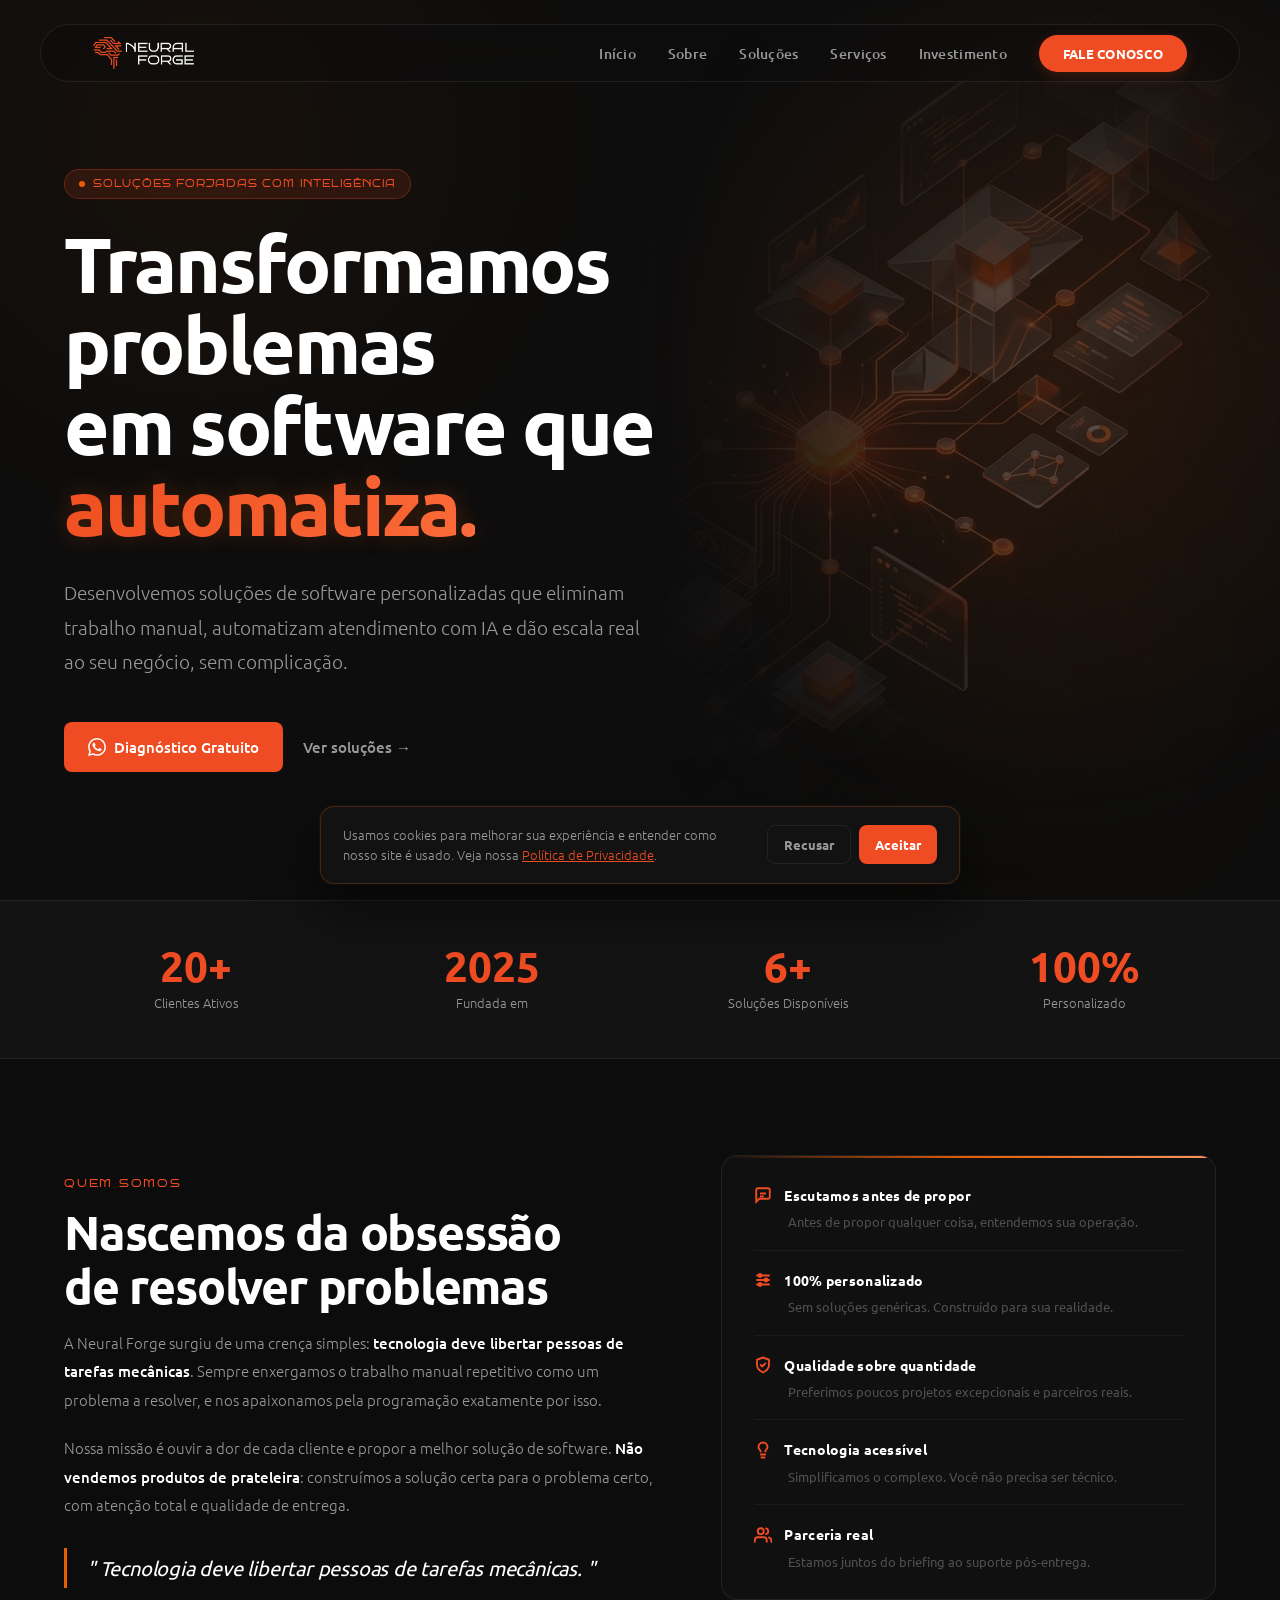
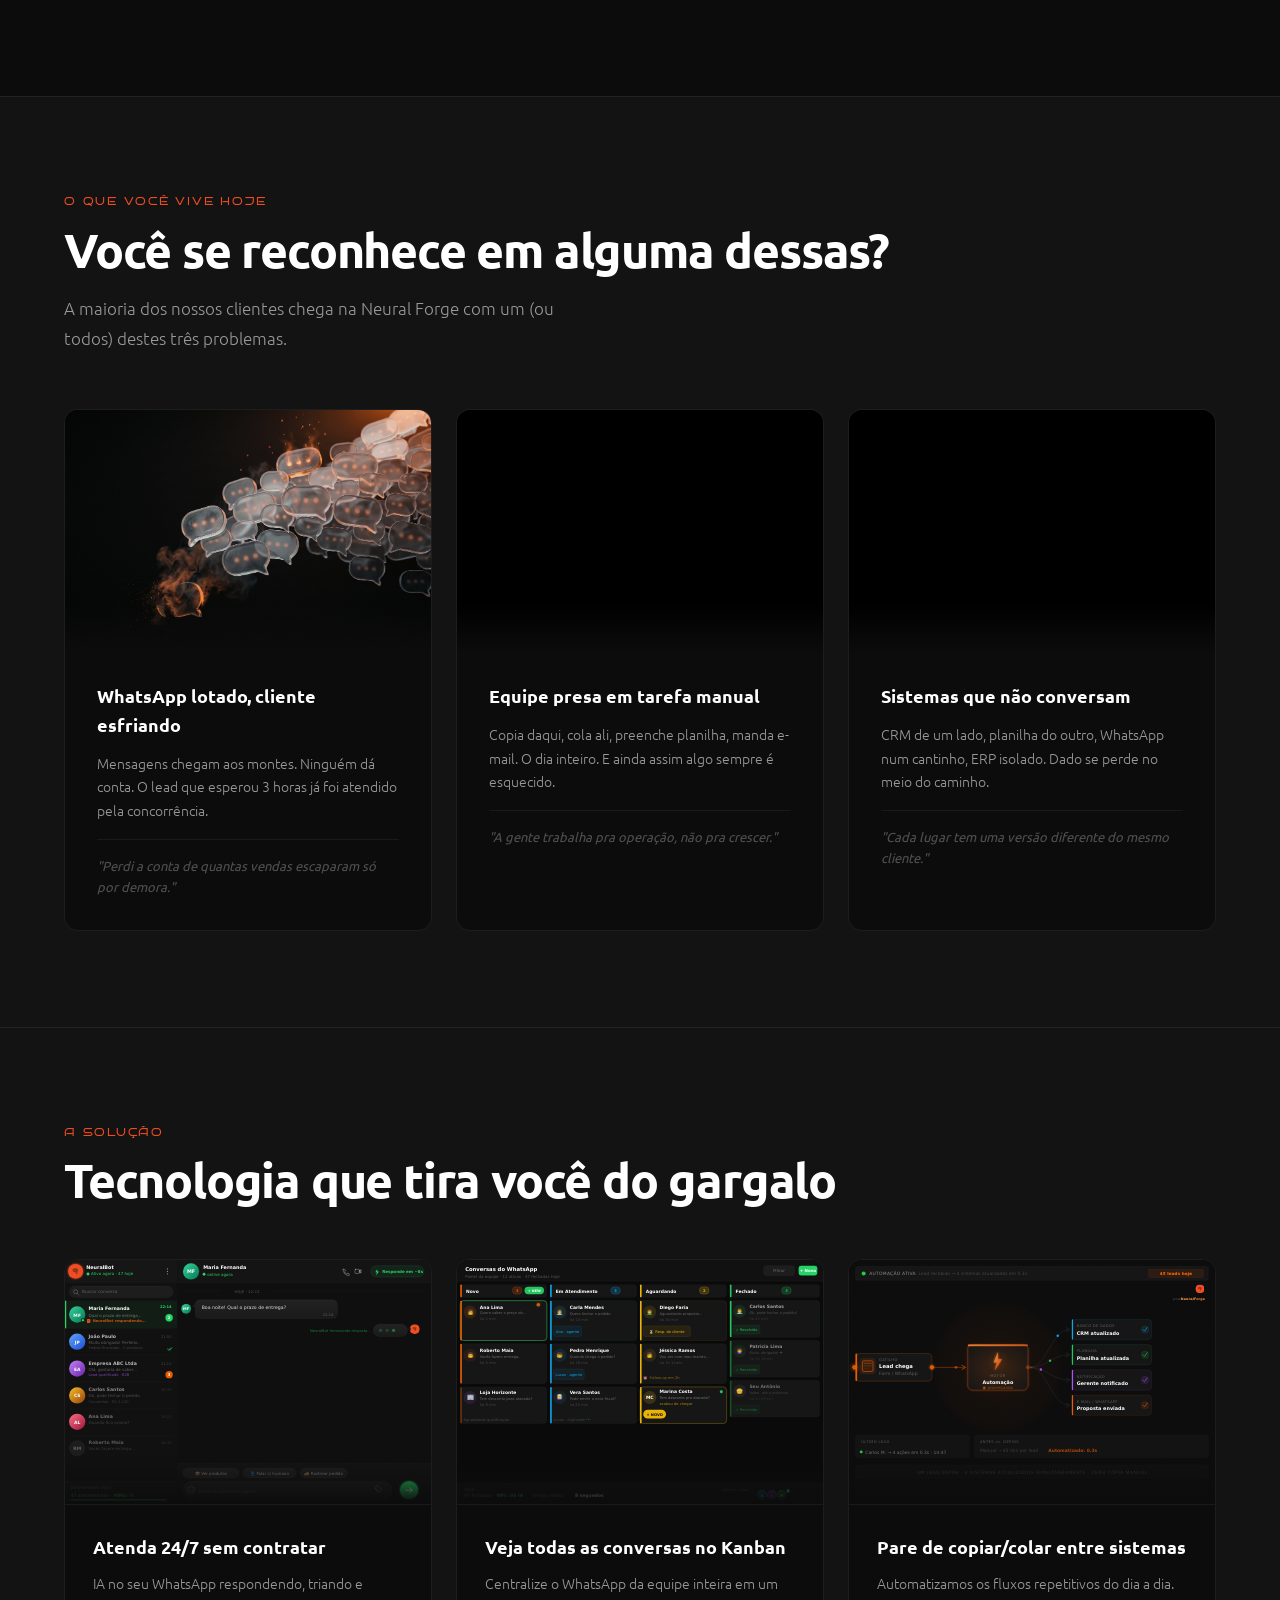
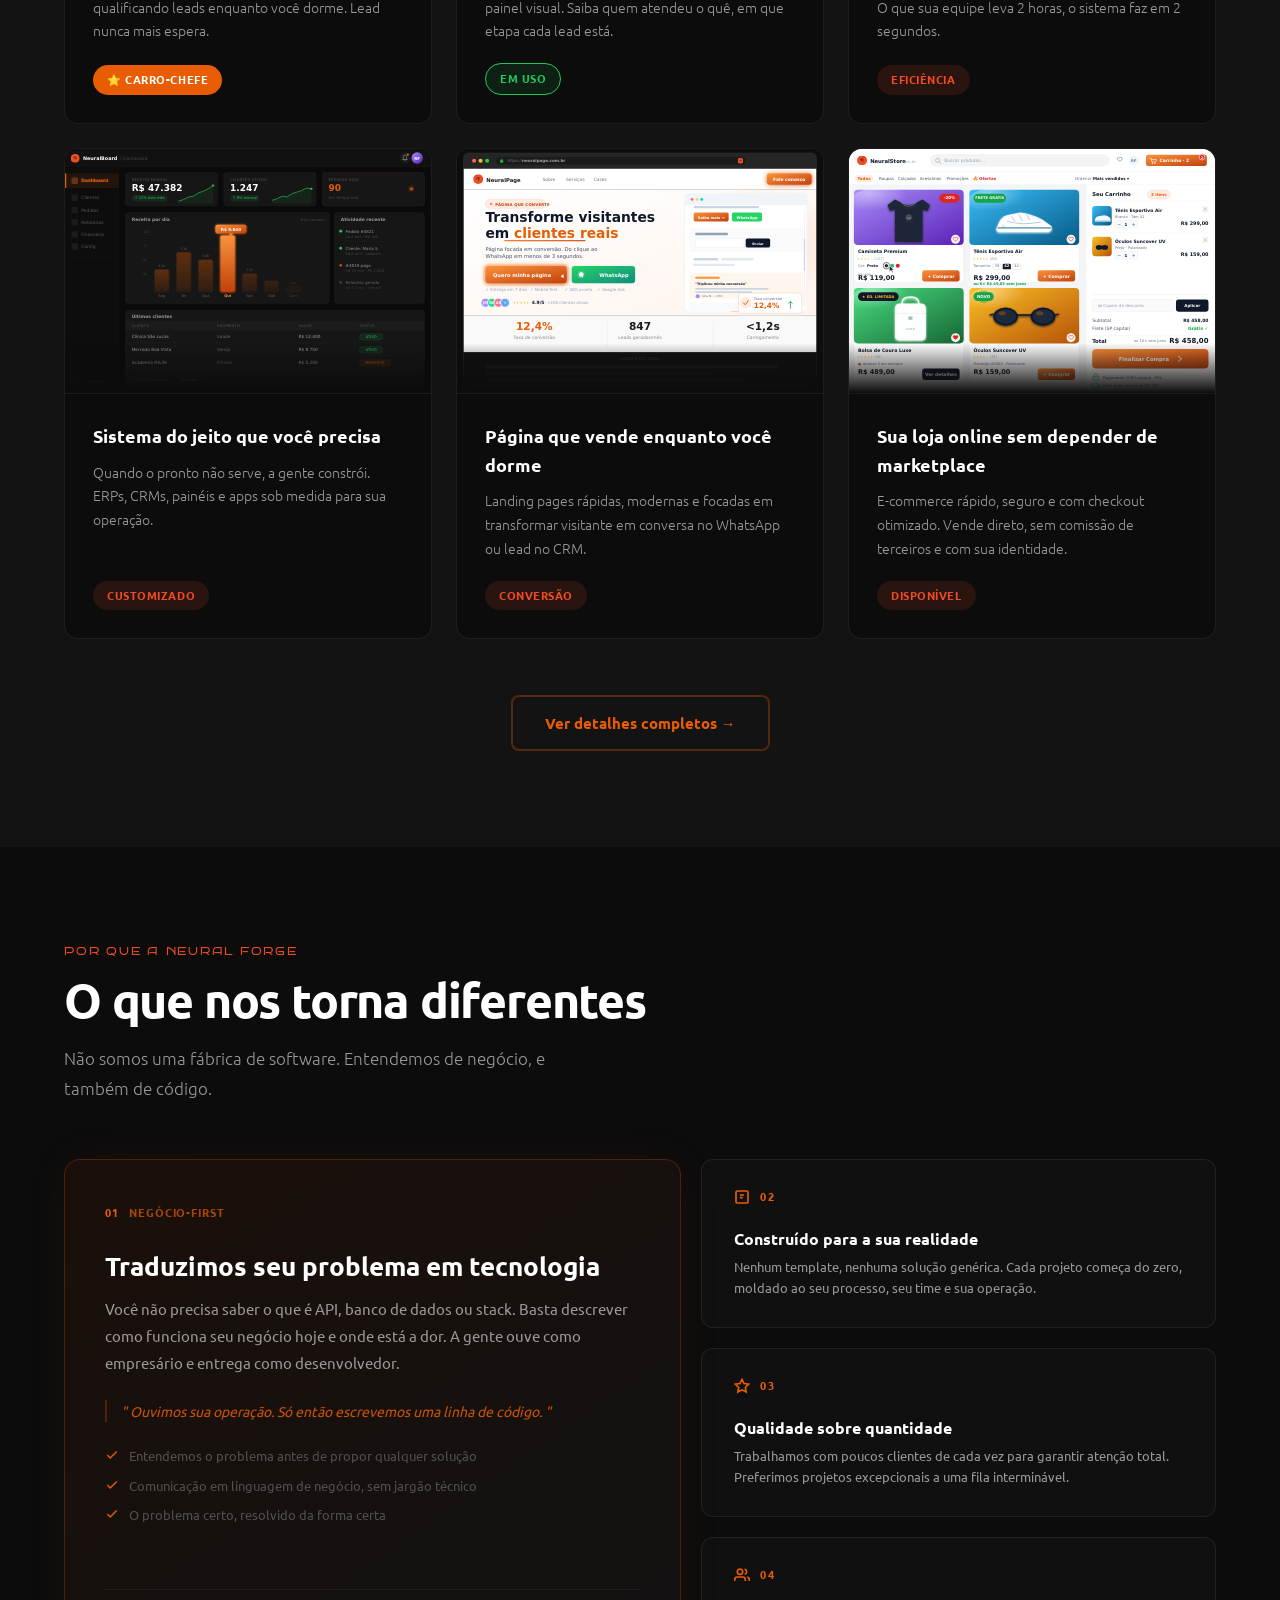
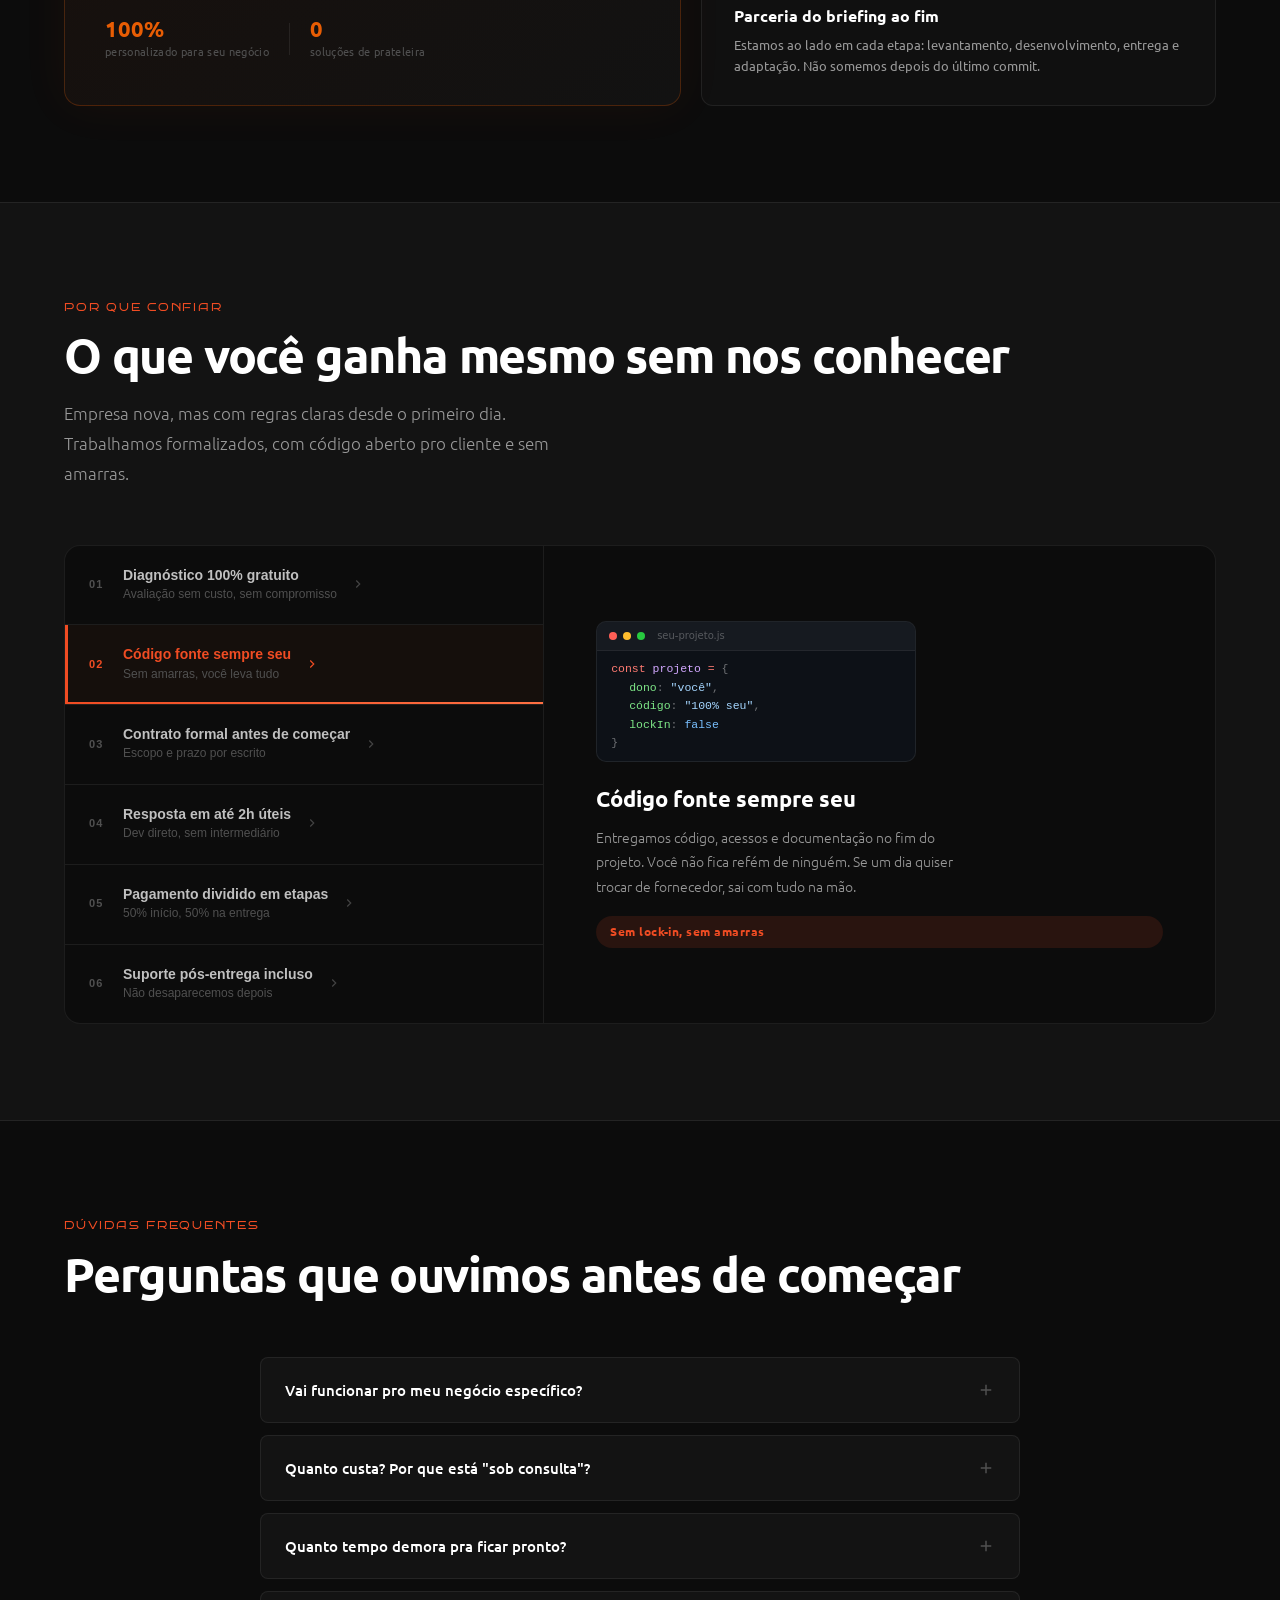
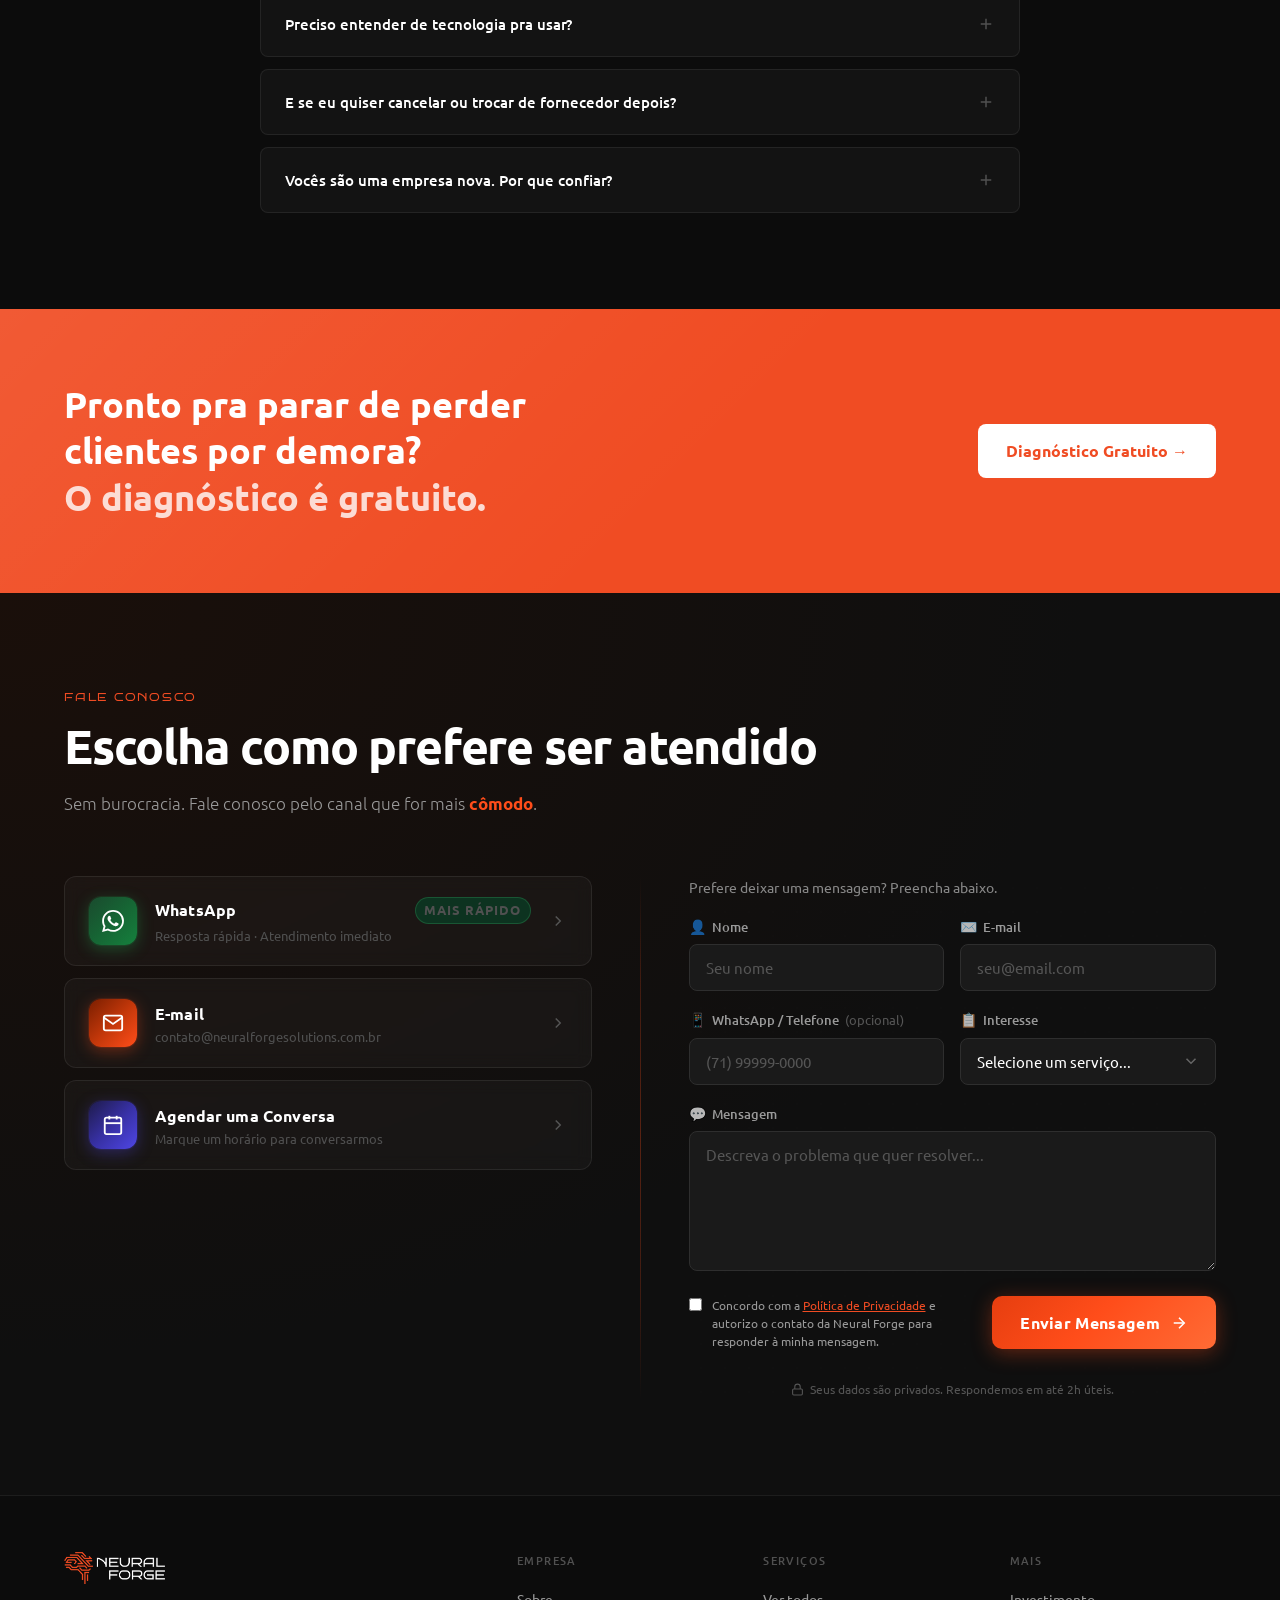
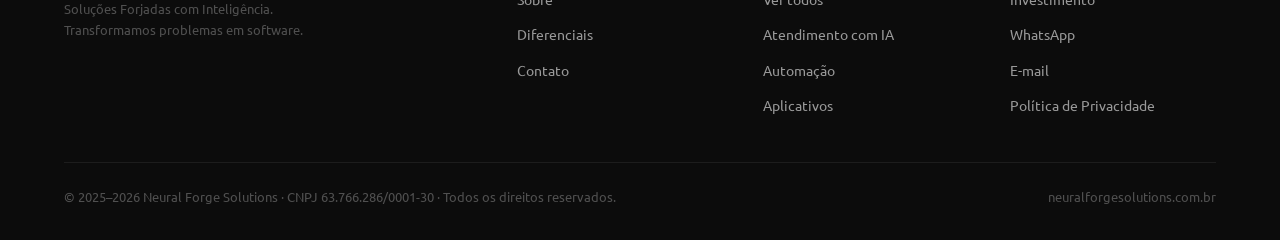
<file: index.html>
﻿<!DOCTYPE html>
<html lang="pt-BR">
<head>
  <meta charset="UTF-8" />
  <meta name="viewport" content="width=device-width, initial-scale=1.0" />
  <title>Neural Forge | Soluções Forjadas com Inteligência</title>
  <meta name="description" content="Transformamos problemas em software que resolve. Atendimento com IA, automação de processos, aplicativos sob medida e landing pages para clínicas, lojas e negócios." />
  <meta name="keywords" content="atendimento com IA, WhatsApp IA, automação de processos, chatbot WhatsApp, software sob medida, kanban WhatsApp, landing page, e-commerce, clínica, loja" />
  <meta name="author" content="Neural Forge Solutions" />
  <meta name="robots" content="index, follow" />
  <meta name="theme-color" content="#0d0d0d" />
  <link rel="canonical" href="https://neuralforgesolutions.com.br/" />

  <!-- Open Graph / Facebook / LinkedIn -->
  <meta property="og:type" content="website" />
  <meta property="og:locale" content="pt_BR" />
  <meta property="og:site_name" content="Neural Forge" />
  <meta property="og:url" content="https://neuralforgesolutions.com.br/" />
  <meta property="og:title" content="Neural Forge | Soluções Forjadas com Inteligência" />
  <meta property="og:description" content="Transformamos problemas em software que resolve. Atendimento com IA, automação, aplicativos sob medida e landing pages." />
  <meta property="og:image" content="https://neuralforgesolutions.com.br/assets/images/neural_forge_hero.png" />
  <meta property="og:image:width" content="1200" />
  <meta property="og:image:height" content="630" />
  <meta property="og:image:alt" content="Neural Forge | Soluções Forjadas com Inteligência" />

  <!-- Twitter Card -->
  <meta name="twitter:card" content="summary_large_image" />
  <meta name="twitter:title" content="Neural Forge | Soluções Forjadas com Inteligência" />
  <meta name="twitter:description" content="Transformamos problemas em software que resolve. Atendimento com IA, automação, aplicativos sob medida e landing pages." />
  <meta name="twitter:image" content="https://neuralforgesolutions.com.br/assets/images/neural_forge_hero.png" />

  <!-- Favicons -->
  <link rel="icon" type="image/svg+xml" href="assets/logos/favicon.svg" />
  <link rel="apple-touch-icon" href="assets/logos/logo-dark.png" />
  <link rel="manifest" href="manifest.json" />

  <!-- Preload crítico -->
  <link rel="preload" href="assets/fonts/Ubuntu-Regular.ttf" as="font" type="font/ttf" crossorigin />
  <link rel="preload" href="assets/fonts/Ubuntu-Bold.ttf" as="font" type="font/ttf" crossorigin />
  <link rel="preload" as="image" href="assets/images/neural_forge_hero.png" fetchpriority="high" />

  <link rel="stylesheet" href="assets/css/main.css" />
  <link rel="stylesheet" href="assets/css/index.css" />

  <!-- Schema.org / JSON-LD -->
  <script type="application/ld+json">
  {
    "@context": "https://schema.org",
    "@graph": [
      {
        "@type": "Organization",
        "@id": "https://neuralforgesolutions.com.br/#organization",
        "name": "Neural Forge Solutions",
        "alternateName": "Neural Forge",
        "url": "https://neuralforgesolutions.com.br/",
        "logo": {
          "@type": "ImageObject",
          "url": "https://neuralforgesolutions.com.br/assets/logos/logo-dark.png"
        },
        "description": "Empresa brasileira de desenvolvimento de software, atendimento com IA e automação de processos.",
        "foundingDate": "2025",
        "taxID": "63.766.286/0001-30",
        "email": "contato@neuralforgesolutions.com.br",
        "telephone": "+55-71-99386-6628",
        "areaServed": { "@type": "Country", "name": "Brasil" },
        "contactPoint": {
          "@type": "ContactPoint",
          "telephone": "+55-71-99386-6628",
          "contactType": "customer support",
          "email": "contato@neuralforgesolutions.com.br",
          "areaServed": "BR",
          "availableLanguage": ["Portuguese"]
        }
      },
      {
        "@type": "WebSite",
        "@id": "https://neuralforgesolutions.com.br/#website",
        "url": "https://neuralforgesolutions.com.br/",
        "name": "Neural Forge",
        "inLanguage": "pt-BR",
        "publisher": { "@id": "https://neuralforgesolutions.com.br/#organization" }
      },
      {
        "@type": "WebPage",
        "@id": "https://neuralforgesolutions.com.br/#webpage",
        "url": "https://neuralforgesolutions.com.br/",
        "name": "Neural Forge | Soluções Forjadas com Inteligência",
        "isPartOf": { "@id": "https://neuralforgesolutions.com.br/#website" },
        "about": { "@id": "https://neuralforgesolutions.com.br/#organization" },
        "inLanguage": "pt-BR",
        "primaryImageOfPage": "https://neuralforgesolutions.com.br/assets/images/neural_forge_hero.png"
      },
      {
        "@type": "ItemList",
        "name": "Soluções Neural Forge",
        "itemListElement": [
          { "@type": "ListItem", "position": 1, "name": "Atendimento com IA", "url": "https://neuralforgesolutions.com.br/servicos.html#ia" },
          { "@type": "ListItem", "position": 2, "name": "Gestão de Conversas (Kanban)", "url": "https://neuralforgesolutions.com.br/servicos.html#kanban" },
          { "@type": "ListItem", "position": 3, "name": "Automação de Processos", "url": "https://neuralforgesolutions.com.br/servicos.html#automacao" },
          { "@type": "ListItem", "position": 4, "name": "Desenvolvimento de Aplicativos", "url": "https://neuralforgesolutions.com.br/servicos.html#apps" },
          { "@type": "ListItem", "position": 5, "name": "Landing Pages", "url": "https://neuralforgesolutions.com.br/servicos.html#lp" },
          { "@type": "ListItem", "position": 6, "name": "E-commerce", "url": "https://neuralforgesolutions.com.br/servicos.html#ecommerce" }
        ]
      },
      {
        "@type": "FAQPage",
        "mainEntity": [
          {
            "@type": "Question",
            "name": "Vai funcionar pro meu negócio específico?",
            "acceptedAnswer": { "@type": "Answer", "text": "Provavelmente sim, mas só afirmamos depois do diagnóstico. Atendemos clínicas, lojas, escritórios e operações com WhatsApp e processos manuais. Se não for um bom encaixe, dizemos com franqueza, sem cobrar pela conversa." }
          },
          {
            "@type": "Question",
            "name": "Quanto custa? Por que está sob consulta?",
            "acceptedAnswer": { "@type": "Answer", "text": "Cada projeto tem complexidade própria. Em vez de cobrar um valor genérico que pode ser injusto, fazemos um diagnóstico gratuito e só depois enviamos proposta." }
          },
          {
            "@type": "Question",
            "name": "Quanto tempo demora pra ficar pronto?",
            "acceptedAnswer": { "@type": "Answer", "text": "Landing pages: 3 a 7 dias úteis. Automações simples: 1 a 2 semanas. Atendimento com IA: 7 a 14 dias. Sistemas e apps maiores têm prazo definido na proposta." }
          },
          {
            "@type": "Question",
            "name": "Preciso entender de tecnologia pra usar?",
            "acceptedAnswer": { "@type": "Answer", "text": "Não. Entregamos tudo configurado, treinamos sua equipe e ficamos de plantão pra dúvidas. Você consegue operar sozinho depois." }
          },
          {
            "@type": "Question",
            "name": "E se eu quiser cancelar ou trocar de fornecedor depois?",
            "acceptedAnswer": { "@type": "Answer", "text": "O código é seu. Os acessos são seus. Sem cláusula de exclusividade. Se um dia quiser sair, sai com tudo na mão." }
          },
          {
            "@type": "Question",
            "name": "Vocês são uma empresa nova. Por que confiar?",
            "acceptedAnswer": { "@type": "Answer", "text": "Empresa formal (CNPJ 63.766.286/0001-30), contrato em todo projeto, código aberto pro cliente, pagamento parcelado conforme entrega e diagnóstico gratuito." }
          }
        ]
      }
    ]
  }
  </script>
</head>
<body>

<a class="skip-link" href="#main">Pular para o conteúdo</a>

<!-- ── NAVBAR ── -->
<nav class="nav" id="nav">
  <div class="wrap">
    <div class="nav-inner">
      <a href="index.html" class="logo">
        <img src="assets/logos/logo-dark.png" alt="Neural Forge" width="160" height="36" decoding="async">
      </a>
      <ul class="nav-links" id="navLinks">
        <li><a href="index.html#inicio">Início</a></li>
        <li><a href="index.html#sobre">Sobre</a></li>
        <li><a href="index.html#solucoes">Soluções</a></li>
        <li><a href="servicos.html">Serviços</a></li>
        <li><a href="precos.html">Investimento</a></li>
        <li><a href="index.html#contato" class="nav-cta">Fale Conosco</a></li>
      </ul>
      <button class="hamburger" id="hamburger" aria-label="Menu">
        <svg width="22" height="22" fill="none" stroke="currentColor" stroke-width="2" stroke-linecap="round"><line x1="3" y1="6" x2="19" y2="6"/><line x1="3" y1="11" x2="19" y2="11"/><line x1="3" y1="16" x2="19" y2="16"/></svg>
      </button>
    </div>
  </div>
</nav>

<main id="main">

<!-- ── HERO ── -->
<section class="hero" id="inicio">
  <div class="hero-orb hero-orb-1" aria-hidden="true"></div>
  <div class="hero-orb hero-orb-2" aria-hidden="true"></div>
  <div class="hero-grid" aria-hidden="true"></div>
  
  <!-- Premium Background Visual -->
  <div class="hero-visual-container fi d4">
    <img src="assets/images/neural_forge_hero.png" alt="Neural Forge: visual abstrato representando IA e automação" class="hero-visual-bg" width="1200" height="900" fetchpriority="high" decoding="async">
    <div class="hero-visual-glow"></div>
  </div>

  <div class="wrap">
    <div class="hero-content">
      <div class="badge fi"><span class="badge-dot"></span>Soluções Forjadas com Inteligência</div>
      <h1 class="fi d1">
        Transformamos problemas<br>
        em software que <span class="grad" id="wordEl">resolve.</span>
      </h1>
      <p class="hero-sub fi d2">
        Desenvolvemos soluções de software personalizadas que eliminam trabalho manual, automatizam atendimento com IA e dão escala real ao seu negócio, sem complicação.
      </p>
      <div class="hero-ctas fi d3">
        <a href="https://wa.me/5571993866628?text=Ol%C3%A1%2C%20vim%20do%20site%20e%20quero%20um%20diagn%C3%B3stico%20gratuito%20do%20meu%20neg%C3%B3cio." class="btn btn-primary" data-cta="hero-diagnostico">
          <svg width="18" height="18" viewBox="0 0 24 24" fill="currentColor" aria-hidden="true"><path d="M17.472 14.382c-.297-.149-1.758-.867-2.03-.967-.273-.099-.471-.148-.67.15-.197.297-.767.966-.94 1.164-.173.199-.347.223-.644.075-.297-.15-1.255-.463-2.39-1.475-.883-.788-1.48-1.761-1.653-2.059-.173-.297-.018-.458.13-.606.134-.133.298-.347.446-.52.149-.174.198-.298.298-.497.099-.198.05-.371-.025-.52-.075-.149-.669-1.612-.916-2.207-.242-.579-.487-.5-.669-.51-.173-.008-.371-.01-.57-.01-.198 0-.52.074-.792.372-.272.297-1.04 1.016-1.04 2.479 0 1.462 1.065 2.875 1.213 3.074.149.198 2.096 3.2 5.077 4.487.709.306 1.262.489 1.694.625.712.227 1.36.195 1.871.118.571-.085 1.758-.719 2.006-1.413.248-.694.248-1.289.173-1.413-.074-.124-.272-.198-.57-.347m-5.421 7.403h-.004a9.87 9.87 0 01-5.031-1.378l-.361-.214-3.741.982.998-3.648-.235-.374a9.86 9.86 0 01-1.51-5.26c.001-5.45 4.436-9.884 9.888-9.884 2.64 0 5.122 1.03 6.988 2.898a9.825 9.825 0 012.893 6.994c-.003 5.45-4.437 9.884-9.885 9.884m8.413-18.297A11.815 11.815 0 0012.05 0C5.495 0 .16 5.335.157 11.892c0 2.096.547 4.142 1.588 5.945L.057 24l6.305-1.654a11.882 11.882 0 005.683 1.448h.005c6.554 0 11.89-5.335 11.893-11.893a11.821 11.821 0 00-3.48-8.413z"/></svg>
          Diagnóstico Gratuito
        </a>
        <a href="#solucoes" class="btn btn-ghost">Ver soluções →</a>
      </div>
    </div>
  </div>
  <div class="hero-scroll" aria-hidden="true">
    <svg width="14" height="14" fill="none" stroke="currentColor" stroke-width="2" viewBox="0 0 24 24"><polyline points="6 9 12 15 18 9"/></svg>
  </div>
</section>

<!-- ── STATS ── -->
<div class="stats-bar">
  <div class="wrap">
    <div class="stats-grid">
      <div class="fi">
        <div class="stat-val" data-target="20" data-suffix="+">0+</div>
        <div class="stat-lbl">Clientes Ativos</div>
      </div>
      <div class="fi d1">
        <div class="stat-val">2025</div>
        <div class="stat-lbl">Fundada em</div>
      </div>
      <div class="fi d2">
        <div class="stat-val" data-target="6" data-suffix="+">0+</div>
        <div class="stat-lbl">Soluções Disponíveis</div>
      </div>
      <div class="fi d3">
        <div class="stat-val" data-target="100" data-suffix="%">0%</div>
        <div class="stat-lbl">Personalizado</div>
      </div>
    </div>
  </div>
</div>

<!-- ── ABOUT ── -->
<section class="about" id="sobre">
  <div class="wrap">
    <div class="about-grid">
      <div class="about-text fi">
        <div class="sec-label">Quem Somos</div>
        <h2 class="sec-title">Nascemos da obsessão<br>de resolver problemas</h2>
        <p>A Neural Forge surgiu de uma crença simples: <strong>tecnologia deve libertar pessoas de tarefas mecânicas</strong>. Sempre enxergamos o trabalho manual repetitivo como um problema a resolver, e nos apaixonamos pela programação exatamente por isso.</p>
        <p>Nossa missão é ouvir a dor de cada cliente e propor a melhor solução de software. <strong>Não vendemos produtos de prateleira</strong>: construímos a solução certa para o problema certo, com atenção total e qualidade de entrega.</p>
        <div class="about-quote">
          " Tecnologia deve libertar pessoas de tarefas mecânicas. "
        </div>
      </div>

      <div class="about-visual fi d2">
        <div class="about-values">
          <div class="value-item">
            <div class="value-header">
              <svg width="18" height="18" viewBox="0 0 24 24" fill="none" stroke="currentColor" stroke-width="2.5"><path d="M21 15a2 2 0 0 1-2 2H7l-4 4V5a2 2 0 0 1 2-2h14a2 2 0 0 1 2 2z"/><path d="M8 10h8M8 14h5"/></svg>
              <span>Escutamos antes de propor</span>
            </div>
            <span class="value-desc">Antes de propor qualquer coisa, entendemos sua operação.</span>
          </div>
          <div class="value-item">
            <div class="value-header">
              <svg width="18" height="18" viewBox="0 0 24 24" fill="none" stroke="currentColor" stroke-width="2.5" stroke-linecap="round" stroke-linejoin="round"><line x1="4" y1="6" x2="20" y2="6"/><line x1="4" y1="12" x2="20" y2="12"/><line x1="4" y1="18" x2="20" y2="18"/><circle cx="8" cy="6" r="2"/><circle cx="16" cy="12" r="2"/><circle cx="8" cy="18" r="2"/></svg>
              <span>100% personalizado</span>
            </div>
            <span class="value-desc">Sem soluções genéricas. Construído para sua realidade.</span>
          </div>
          <div class="value-item">
            <div class="value-header">
              <svg width="18" height="18" viewBox="0 0 24 24" fill="none" stroke="currentColor" stroke-width="2.5" stroke-linecap="round" stroke-linejoin="round"><path d="M12 22s8-4 8-10V5l-8-3-8 3v7c0 6 8 10 8 10z"/><polyline points="9 12 11 14 15 10"/></svg>
              <span>Qualidade sobre quantidade</span>
            </div>
            <span class="value-desc">Preferimos poucos projetos excepcionais e parceiros reais.</span>
          </div>
          <div class="value-item">
            <div class="value-header">
              <svg width="18" height="18" viewBox="0 0 24 24" fill="none" stroke="currentColor" stroke-width="2.5" stroke-linecap="round" stroke-linejoin="round"><path d="M15 14c.2-1 .7-1.7 1.5-2.5 1-.9 1.5-2.2 1.5-3.5A6 6 0 0 0 6 8c0 1 .2 2.2 1.5 3.5.7.7 1.3 1.5 1.5 2.5"/><path d="M9 18h6"/><path d="M10 22h4"/></svg>
              <span>Tecnologia acessível</span>
            </div>
            <span class="value-desc">Simplificamos o complexo. Você não precisa ser técnico.</span>
          </div>
          <div class="value-item">
            <div class="value-header">
              <svg width="18" height="18" viewBox="0 0 24 24" fill="none" stroke="currentColor" stroke-width="2.5" stroke-linecap="round" stroke-linejoin="round"><path d="M17 21v-2a4 4 0 0 0-4-4H5a4 4 0 0 0-4 4v2"/><circle cx="9" cy="7" r="4"/><path d="M23 21v-2a4 4 0 0 0-3-3.87"/><path d="M16 3.13a4 4 0 0 1 0 7.75"/></svg>
              <span>Parceria real</span>
            </div>
            <span class="value-desc">Estamos juntos do briefing ao suporte pós-entrega.</span>
          </div>
        </div>
      </div>
    </div>
  </div>
</section>

<!-- ── PROBLEM SECTION ── -->
<section class="problem" id="problema">
  <div class="wrap">
    <div class="sec-head">
      <div class="sec-label fi">O Que Você Vive Hoje</div>
      <h2 class="sec-title fi d1">Você se reconhece em alguma dessas?</h2>
      <p class="sec-sub fi d2">A maioria dos nossos clientes chega na Neural Forge com um (ou todos) destes três problemas.</p>
    </div>

    <div class="problem-grid">
      <div class="problem-card has-img fi">
        <div class="problem-card-img-wrap">
          <img src="assets/images/whatsapp-lotado.png" alt="Visualização conceitual: cascata de mensagens de WhatsApp não respondidas com um lead se desfazendo em fumaça" class="problem-card-img" width="600" height="338" loading="lazy" decoding="async">
          <div class="problem-card-img-overlay"></div>
        </div>
        <div class="problem-card-body">
          <h3>WhatsApp lotado, cliente esfriando</h3>
          <p>Mensagens chegam aos montes. Ninguém dá conta. O lead que esperou 3 horas já foi atendido pela concorrência.</p>
          <div class="problem-quote">"Perdi a conta de quantas vendas escaparam só por demora."</div>
        </div>
      </div>

      <div class="problem-card has-img fi d1">
        <div class="problem-card-img-wrap">
          <img src="assets/images/tarefa-manual.png" alt="Visualização conceitual: mão presa por fios de luz a múltiplas planilhas flutuantes idênticas, simbolizando trabalho manual repetitivo" class="problem-card-img" width="600" height="338" loading="lazy" decoding="async">
          <div class="problem-card-img-overlay"></div>
        </div>
        <div class="problem-card-body">
          <h3>Equipe presa em tarefa manual</h3>
          <p>Copia daqui, cola ali, preenche planilha, manda e-mail. O dia inteiro. E ainda assim algo sempre é esquecido.</p>
          <div class="problem-quote">"A gente trabalha pra operação, não pra crescer."</div>
        </div>
      </div>

      <div class="problem-card has-img fi d2">
        <div class="problem-card-img-wrap">
          <img src="assets/images/sistemas-nao-conversam.png" alt="Visualização conceitual: estruturas de vidro flutuantes isoladas no vazio com cabos de luz rompidos entre elas e fragmentos de dados caindo, simbolizando sistemas desconectados" class="problem-card-img" width="600" height="338" loading="lazy" decoding="async">
          <div class="problem-card-img-overlay"></div>
        </div>
        <div class="problem-card-body">
          <h3>Sistemas que não conversam</h3>
          <p>CRM de um lado, planilha do outro, WhatsApp num cantinho, ERP isolado. Dado se perde no meio do caminho.</p>
          <div class="problem-quote">"Cada lugar tem uma versão diferente do mesmo cliente."</div>
        </div>
      </div>
    </div>
  </div>
</section>

<!-- ── SOLUTIONS TEASER (Anteriormente Services) ── -->
<section class="services" id="solucoes">
  <div class="wrap">
    <div class="services-head fi">
      <div>
        <div class="sec-label">A Solução</div>
        <h2 class="sec-title" style="margin-bottom:0">Tecnologia que tira você do gargalo</h2>
      </div>
    </div>
    <div class="services-grid">
      <div class="s-card fi">
        <div class="s-card-image-wrap">
          <svg xmlns="http://www.w3.org/2000/svg" viewBox="0 0 900 600" style="width:100%;height:100%;display:block" aria-label="IA no WhatsApp respondendo 24/7" role="img">
            <defs>
              <pattern id="wa1-dots" width="24" height="24" patternUnits="userSpaceOnUse"><circle cx="12" cy="12" r="0.6" fill="rgba(255,255,255,0.04)"/></pattern>
              <linearGradient id="wa1-bot" x1="0%" y1="0%" x2="100%" y2="100%"><stop offset="0%" stop-color="#fb923c"/><stop offset="100%" stop-color="#c2410c"/></linearGradient>
              <linearGradient id="wa1-mf" x1="0%" y1="0%" x2="100%" y2="100%"><stop offset="0%" stop-color="#34d399"/><stop offset="100%" stop-color="#047857"/></linearGradient>
              <linearGradient id="wa1-jp" x1="0%" y1="0%" x2="100%" y2="100%"><stop offset="0%" stop-color="#60a5fa"/><stop offset="100%" stop-color="#1d4ed8"/></linearGradient>
              <linearGradient id="wa1-ea" x1="0%" y1="0%" x2="100%" y2="100%"><stop offset="0%" stop-color="#c084fc"/><stop offset="100%" stop-color="#6b21a8"/></linearGradient>
              <linearGradient id="wa1-cs" x1="0%" y1="0%" x2="100%" y2="100%"><stop offset="0%" stop-color="#fbbf24"/><stop offset="100%" stop-color="#92400e"/></linearGradient>
              <linearGradient id="wa1-al" x1="0%" y1="0%" x2="100%" y2="100%"><stop offset="0%" stop-color="#fb7185"/><stop offset="100%" stop-color="#9f1239"/></linearGradient>
              <linearGradient id="wa1-ub" x1="0%" y1="100%" x2="0%" y2="0%"><stop offset="0%" stop-color="#1a3528"/><stop offset="100%" stop-color="#22432f"/></linearGradient>
              <linearGradient id="wa1-bb" x1="0%" y1="100%" x2="0%" y2="0%"><stop offset="0%" stop-color="#1a1a1a"/><stop offset="100%" stop-color="#222"/></linearGradient>
              <filter id="wa1-glow" x="-50%" y="-50%" width="200%" height="200%"><feGaussianBlur stdDeviation="2" result="b"/><feMerge><feMergeNode in="b"/><feMergeNode in="SourceGraphic"/></feMerge></filter>
            </defs>
            <rect width="900" height="600" fill="#0f0f0f"/>
            <!-- LEFT SIDEBAR -->
            <rect x="0" y="0" width="276" height="600" fill="#111"/>
            <line x1="276" y1="0" x2="276" y2="600" stroke="rgba(255,255,255,0.07)" stroke-width="1"/>
            <!-- Sidebar header -->
            <rect x="0" y="0" width="276" height="56" fill="#161616"/>
            <!-- NeuralBot avatar (logo NeuralForge oficial) -->
            <image href="assets/logos/favicon.svg" x="8" y="10" width="36" height="36" filter="url(#wa1-glow)"/>
            <text x="52" y="22" font-family="system-ui,sans-serif" font-size="12" fill="#fff" font-weight="700">NeuralBot</text>
            <text x="52" y="38" font-family="system-ui,sans-serif" font-size="10" fill="#25d366">● Ativo agora · 47 hoje</text>
            <!-- Menu icon (3 dots) -->
            <circle cx="252" cy="22" r="1.6" fill="rgba(255,255,255,0.5)"/>
            <circle cx="252" cy="28" r="1.6" fill="rgba(255,255,255,0.5)"/>
            <circle cx="252" cy="34" r="1.6" fill="rgba(255,255,255,0.5)"/>
            <!-- Search with SVG icon -->
            <rect x="10" y="64" width="256" height="28" rx="14" fill="rgba(255,255,255,0.05)" stroke="rgba(255,255,255,0.06)" stroke-width="1"/>
            <circle cx="26" cy="78" r="5" fill="none" stroke="rgba(255,255,255,0.35)" stroke-width="1.4"/>
            <line x1="30" y1="82" x2="34" y2="86" stroke="rgba(255,255,255,0.35)" stroke-width="1.4" stroke-linecap="round"/>
            <text x="42" y="82" font-family="system-ui,sans-serif" font-size="10.5" fill="rgba(255,255,255,0.3)">Buscar conversa</text>
            <!-- ── Contact 1 — ACTIVE — Maria Fernanda (MF) ── -->
            <rect x="0" y="100" width="276" height="68" fill="rgba(37,211,102,0.06)"/>
            <rect x="0" y="100" width="3" height="68" fill="#25d366"/>
            <circle cx="30" cy="134" r="20" fill="url(#wa1-mf)"/>
            <text x="30" y="139" text-anchor="middle" font-family="system-ui,sans-serif" font-size="11" fill="#fff" font-weight="800" letter-spacing="0.02em">MF</text>
            <!-- Online dot on avatar -->
            <circle cx="44" cy="148" r="4" fill="#25d366" stroke="#161616" stroke-width="2"/>
            <text x="58" y="124" font-family="system-ui,sans-serif" font-size="11.5" fill="#fff" font-weight="600">Maria Fernanda</text>
            <text x="58" y="139" font-family="system-ui,sans-serif" font-size="10" fill="rgba(255,255,255,0.4)">Qual o prazo de entrega...</text>
            <!-- Bot mark in last activity line (mini NeuralForge logo) -->
            <image href="assets/logos/favicon.svg" x="53" y="145" width="10" height="10"/>
            <text x="68" y="153" font-family="system-ui,sans-serif" font-size="9" fill="rgba(232,93,4,0.85)" font-weight="600">NeuralBot respondendo...</text>
            <text x="262" y="118" text-anchor="end" font-family="system-ui,sans-serif" font-size="9" fill="#25d366" font-weight="600">22:14</text>
            <circle cx="256" cy="142" r="13" fill="rgba(37,211,102,0.3)" class="smil-loop"><animate attributeName="r" values="9;14;9" dur="2.4s" repeatCount="indefinite"/><animate attributeName="opacity" values="0.5;0;0.5" dur="2.4s" repeatCount="indefinite"/></circle>
            <circle cx="256" cy="142" r="9" fill="#25d366"/>
            <text x="256" y="146" text-anchor="middle" font-family="system-ui,sans-serif" font-size="9.5" fill="#fff" font-weight="800">2</text>
            <line x1="10" y1="168" x2="266" y2="168" stroke="rgba(255,255,255,0.04)" stroke-width="1"/>
            <!-- Contact 2 — João Paulo -->
            <circle cx="30" cy="201" r="20" fill="url(#wa1-jp)"/>
            <text x="30" y="206" text-anchor="middle" font-family="system-ui,sans-serif" font-size="11" fill="#fff" font-weight="800">JP</text>
            <text x="58" y="191" font-family="system-ui,sans-serif" font-size="11.5" fill="rgba(255,255,255,0.7)" font-weight="600">João Paulo</text>
            <text x="58" y="206" font-family="system-ui,sans-serif" font-size="10" fill="rgba(255,255,255,0.32)">Muito obrigado! Perfeito.</text>
            <text x="58" y="220" font-family="system-ui,sans-serif" font-size="9" fill="rgba(255,255,255,0.2)">Pedido finalizado · 2 produtos</text>
            <text x="262" y="191" text-anchor="end" font-family="system-ui,sans-serif" font-size="9" fill="rgba(255,255,255,0.22)">21:50</text>
            <!-- read receipt -->
            <g transform="translate(252,217)">
              <path d="M0,2 L3,5 L8,-1" stroke="#25d366" stroke-width="1.4" fill="none" stroke-linecap="round" stroke-linejoin="round"/>
              <path d="M3,2 L6,5 L11,-1" stroke="#25d366" stroke-width="1.4" fill="none" stroke-linecap="round" stroke-linejoin="round"/>
            </g>
            <line x1="10" y1="234" x2="266" y2="234" stroke="rgba(255,255,255,0.04)" stroke-width="1"/>
            <!-- Contact 3 — Empresa ABC (EA) -->
            <circle cx="30" cy="267" r="20" fill="url(#wa1-ea)"/>
            <text x="30" y="272" text-anchor="middle" font-family="system-ui,sans-serif" font-size="11" fill="#fff" font-weight="800">EA</text>
            <text x="58" y="257" font-family="system-ui,sans-serif" font-size="11.5" fill="rgba(255,255,255,0.7)" font-weight="600">Empresa ABC Ltda</text>
            <text x="58" y="272" font-family="system-ui,sans-serif" font-size="10" fill="rgba(255,255,255,0.32)">Olá, gostaria de saber...</text>
            <text x="58" y="286" font-family="system-ui,sans-serif" font-size="9" fill="rgba(168,85,247,0.7)">Lead qualificado · B2B</text>
            <text x="262" y="257" text-anchor="end" font-family="system-ui,sans-serif" font-size="9" fill="rgba(255,255,255,0.22)">21:12</text>
            <circle cx="256" cy="282" r="9" fill="#e85d04"/>
            <text x="256" y="286" text-anchor="middle" font-family="system-ui,sans-serif" font-size="9.5" fill="#fff" font-weight="800">3</text>
            <line x1="10" y1="300" x2="266" y2="300" stroke="rgba(255,255,255,0.04)" stroke-width="1"/>
            <!-- Contact 4 — Carlos Santos (CS) -->
            <circle cx="30" cy="333" r="20" fill="url(#wa1-cs)"/>
            <text x="30" y="338" text-anchor="middle" font-family="system-ui,sans-serif" font-size="11" fill="#fff" font-weight="800">CS</text>
            <text x="58" y="323" font-family="system-ui,sans-serif" font-size="11.5" fill="rgba(255,255,255,0.5)" font-weight="600">Carlos Santos</text>
            <text x="58" y="338" font-family="system-ui,sans-serif" font-size="10" fill="rgba(255,255,255,0.25)">Ok, pode fechar o pedido</text>
            <text x="58" y="352" font-family="system-ui,sans-serif" font-size="9" fill="rgba(255,255,255,0.18)">Convertido · R$ 1.240</text>
            <text x="262" y="323" text-anchor="end" font-family="system-ui,sans-serif" font-size="9" fill="rgba(255,255,255,0.15)">20:33</text>
            <line x1="10" y1="366" x2="266" y2="366" stroke="rgba(255,255,255,0.04)" stroke-width="1"/>
            <!-- Contact 5 — Ana Lima (AL) -->
            <circle cx="30" cy="398" r="20" fill="url(#wa1-al)"/>
            <text x="30" y="403" text-anchor="middle" font-family="system-ui,sans-serif" font-size="11" fill="#fff" font-weight="800">AL</text>
            <text x="58" y="388" font-family="system-ui,sans-serif" font-size="11.5" fill="rgba(255,255,255,0.4)" font-weight="600">Ana Lima</text>
            <text x="58" y="403" font-family="system-ui,sans-serif" font-size="10" fill="rgba(255,255,255,0.2)">Quando fica pronto?</text>
            <text x="262" y="388" text-anchor="end" font-family="system-ui,sans-serif" font-size="9" fill="rgba(255,255,255,0.13)">19:22</text>
            <line x1="10" y1="431" x2="266" y2="431" stroke="rgba(255,255,255,0.04)" stroke-width="1"/>
            <!-- Contact 6 (extra dim) -->
            <circle cx="30" cy="463" r="20" fill="rgba(255,255,255,0.05)"/>
            <text x="30" y="468" text-anchor="middle" font-family="system-ui,sans-serif" font-size="11" fill="rgba(255,255,255,0.3)" font-weight="800">RM</text>
            <text x="58" y="453" font-family="system-ui,sans-serif" font-size="11.5" fill="rgba(255,255,255,0.3)" font-weight="600">Roberto Maia</text>
            <text x="58" y="468" font-family="system-ui,sans-serif" font-size="10" fill="rgba(255,255,255,0.16)">Vocês fazem entrega...</text>
            <text x="262" y="453" text-anchor="end" font-family="system-ui,sans-serif" font-size="9" fill="rgba(255,255,255,0.12)">18:48</text>
            <!-- Sidebar footer -->
            <rect x="0" y="544" width="276" height="56" fill="#161616"/>
            <line x1="0" y1="544" x2="276" y2="544" stroke="rgba(255,255,255,0.05)" stroke-width="1"/>
            <text x="14" y="563" font-family="system-ui,sans-serif" font-size="9" fill="rgba(255,255,255,0.25)" letter-spacing="0.08em">DESEMPENHO HOJE</text>
            <text x="14" y="582" font-family="system-ui,sans-serif" font-size="11" fill="rgba(255,255,255,0.5)">47 atendimentos · </text>
            <text x="120" y="582" font-family="system-ui,sans-serif" font-size="11" fill="#25d366" font-weight="800">98%</text>
            <text x="138" y="582" font-family="system-ui,sans-serif" font-size="11" fill="rgba(255,255,255,0.5)"> via IA</text>
            <!-- mini bar visualization -->
            <rect x="14" y="588" width="240" height="4" rx="2" fill="rgba(255,255,255,0.06)"/>
            <rect x="14" y="588" width="235" height="4" rx="2" fill="#25d366"/>
            <!-- ── RIGHT CHAT PANEL ── -->
            <rect x="276" y="0" width="624" height="600" fill="#0f0f0f"/>
            <rect x="276" y="0" width="624" height="600" fill="url(#wa1-dots)"/>
            <!-- Chat header -->
            <rect x="276" y="0" width="624" height="56" fill="#141414"/>
            <line x1="276" y1="56" x2="900" y2="56" stroke="rgba(255,255,255,0.06)" stroke-width="1"/>
            <!-- Active contact avatar (MF) -->
            <circle cx="310" cy="28" r="20" fill="url(#wa1-mf)"/>
            <text x="310" y="33" text-anchor="middle" font-family="system-ui,sans-serif" font-size="12" fill="#fff" font-weight="800">MF</text>
            <text x="340" y="22" font-family="system-ui,sans-serif" font-size="12" fill="#fff" font-weight="700">Maria Fernanda</text>
            <circle cx="342" cy="35" r="3.5" fill="#25d366"/>
            <text x="350" y="39" font-family="system-ui,sans-serif" font-size="10" fill="#25d366">online agora</text>
            <!-- Right header actions: phone + video + menu icons -->
            <g transform="translate(688,28)" stroke="rgba(255,255,255,0.5)" stroke-width="1.4" fill="none" stroke-linecap="round" stroke-linejoin="round">
              <path d="M-4,-5 L0,-5 L2,-1 L-1,1 Q1,5 5,7 L7,4 L11,6 L11,10 Q5,11 0,6 Q-5,1 -4,-5 Z"/>
            </g>
            <g transform="translate(720,28)" stroke="rgba(255,255,255,0.5)" stroke-width="1.4" fill="none" stroke-linecap="round" stroke-linejoin="round">
              <rect x="-7" y="-5" width="11" height="10" rx="1.5"/>
              <path d="M4,-2 L8,-4 L8,4 L4,2 Z" fill="rgba(255,255,255,0.2)"/>
            </g>
            <!-- Response time badge with lightning SVG -->
            <rect x="752" y="14" width="130" height="28" rx="14" fill="rgba(37,211,102,0.08)" stroke="rgba(37,211,102,0.25)" stroke-width="1"/>
            <path d="M768,22 L763,30 L767,30 L765,38 L772,28 L768,28 Z" fill="#25d366"/>
            <text x="780" y="32" font-family="system-ui,sans-serif" font-size="10" fill="#25d366" font-weight="600">Responde em ~8s</text>
            <!-- Date separator -->
            <line x1="290" y1="76" x2="382" y2="76" stroke="rgba(255,255,255,0.06)" stroke-width="1"/>
            <line x1="514" y1="76" x2="884" y2="76" stroke="rgba(255,255,255,0.06)" stroke-width="1"/>
            <text x="448" y="80" text-anchor="middle" font-family="system-ui,sans-serif" font-size="9" fill="rgba(255,255,255,0.3)" letter-spacing="0.05em">HOJE · 22:12</text>
            <!-- MSG 1: LEAD initial (LEFT/gray) — visible 2-17s of 18s cycle -->
            <g class="smil-loop" opacity="0">
              <animate attributeName="opacity" values="0;0;1;1;0;0" keyTimes="0;0.111;0.13;0.94;0.95;1" dur="18s" repeatCount="indefinite"/>
              <!-- Lead avatar MF on LEFT -->
              <circle cx="298" cy="120" r="12" fill="url(#wa1-mf)"/>
              <text x="298" y="124" text-anchor="middle" font-family="system-ui,sans-serif" font-size="9" fill="#fff" font-weight="800">MF</text>
              <rect x="320" y="98" width="350" height="46" rx="12" fill="url(#wa1-bb)" stroke="rgba(255,255,255,0.07)" stroke-width="1"/>
              <path d="M320,108 L312,114 L320,118 Z" fill="#1a1a1a"/>
              <text x="336" y="120" font-family="system-ui,sans-serif" font-size="11.5" fill="rgba(255,255,255,0.85)">Boa noite! Qual o prazo de entrega?</text>
              <text x="660" y="138" text-anchor="end" font-family="system-ui,sans-serif" font-size="9" fill="rgba(255,255,255,0.3)">22:14</text>
            </g>
            <!-- Typing indicator — Bot composing on RIGHT (gray bubble) — visible 3-5s -->
            <g class="smil-loop" opacity="0">
              <animate attributeName="opacity" values="0;0;1;1;0;0" keyTimes="0;0.166;0.18;0.27;0.28;1" dur="18s" repeatCount="indefinite"/>
              <!-- Bot avatar (logo NeuralForge oficial) on RIGHT -->
              <image href="assets/logos/favicon.svg" x="848" y="158" width="24" height="24"/>
              <rect x="758" y="158" width="84" height="30" rx="15" fill="url(#wa1-bb)" stroke="rgba(255,255,255,0.07)" stroke-width="1"/>
              <path d="M842,170 L850,166 L850,174 Z" fill="#1a1a1a"/>
              <circle cx="776" cy="173" r="4" fill="rgba(37,211,102,0.7)"><animate attributeName="opacity" values="0.7;0.15;0.7" dur="1.2s" begin="0s" repeatCount="indefinite"/></circle>
              <circle cx="792" cy="173" r="4" fill="rgba(37,211,102,0.7)"><animate attributeName="opacity" values="0.7;0.15;0.7" dur="1.2s" begin="0.4s" repeatCount="indefinite"/></circle>
              <circle cx="808" cy="173" r="4" fill="rgba(37,211,102,0.7)"><animate attributeName="opacity" values="0.7;0.15;0.7" dur="1.2s" begin="0.8s" repeatCount="indefinite"/></circle>
              <text x="752" y="177" text-anchor="end" font-family="system-ui,sans-serif" font-size="9" fill="rgba(37,211,102,0.55)">NeuralBot formulando resposta...</text>
            </g>
            <!-- MSG 2: BOT response (RIGHT/green) — visible 5-17s -->
            <g class="smil-loop" opacity="0">
              <animate attributeName="opacity" values="0;0;1;1;0;0" keyTimes="0;0.277;0.30;0.94;0.95;1" dur="18s" repeatCount="indefinite"/>
              <!-- Bot avatar (logo NeuralForge oficial) on RIGHT -->
              <image href="assets/logos/favicon.svg" x="848" y="206" width="24" height="24"/>
              <rect x="438" y="200" width="400" height="84" rx="12" fill="url(#wa1-ub)" stroke="rgba(37,211,102,0.18)" stroke-width="1"/>
              <path d="M838,212 L846,218 L838,222 Z" fill="#22432f"/>
              <text x="454" y="222" font-family="system-ui,sans-serif" font-size="11.5" fill="rgba(255,255,255,0.92)">Olá! 👋 Nossos prazos são</text>
              <text x="454" y="238" font-family="system-ui,sans-serif" font-size="11.5" fill="rgba(255,255,255,0.92)"><tspan fill="#86efac" font-weight="700">3–5 dias úteis</tspan> para SP e até</text>
              <text x="454" y="254" font-family="system-ui,sans-serif" font-size="11.5" fill="rgba(255,255,255,0.92)"><tspan fill="#86efac" font-weight="700">7 dias</tspan> para outros estados.</text>
              <text x="454" y="272" font-family="system-ui,sans-serif" font-size="11.5" fill="rgba(255,255,255,0.92)">Pode me passar seu CEP? 📦</text>
              <text x="800" y="278" text-anchor="end" font-family="system-ui,sans-serif" font-size="8" fill="rgba(255,255,255,0.45)">22:14</text>
              <g transform="translate(806,275)">
                <path d="M0,2 L3,5 L8,-1" stroke="rgba(255,255,255,0.55)" stroke-width="1.3" fill="none" stroke-linecap="round" stroke-linejoin="round"/>
                <path d="M3,2 L6,5 L11,-1" stroke="rgba(255,255,255,0.55)" stroke-width="1.3" fill="none" stroke-linecap="round" stroke-linejoin="round"/>
              </g>
            </g>
            <!-- MSG 3: LEAD reply (LEFT/gray) — visible 9-17s -->
            <g class="smil-loop" opacity="0">
              <animate attributeName="opacity" values="0;0;1;1;0;0" keyTimes="0;0.5;0.51;0.94;0.95;1" dur="18s" repeatCount="indefinite"/>
              <!-- Lead avatar MF on LEFT -->
              <circle cx="298" cy="316" r="12" fill="url(#wa1-mf)"/>
              <text x="298" y="320" text-anchor="middle" font-family="system-ui,sans-serif" font-size="9" fill="#fff" font-weight="800">MF</text>
              <rect x="320" y="298" width="160" height="38" rx="12" fill="url(#wa1-bb)" stroke="rgba(255,255,255,0.07)" stroke-width="1"/>
              <path d="M320,308 L312,314 L320,318 Z" fill="#1a1a1a"/>
              <text x="336" y="321" font-family="system-ui,sans-serif" font-size="11.5" fill="#fff" font-weight="700">01310-100</text>
              <text x="470" y="332" text-anchor="end" font-family="system-ui,sans-serif" font-size="9" fill="rgba(255,255,255,0.3)">22:14</text>
            </g>
            <!-- MSG 4: BOT final (RIGHT/green) — visible 12-17s -->
            <g class="smil-loop" opacity="0">
              <animate attributeName="opacity" values="0;0;1;1;0;0" keyTimes="0;0.666;0.68;0.94;0.95;1" dur="18s" repeatCount="indefinite"/>
              <!-- Bot avatar (logo NeuralForge oficial) on RIGHT -->
              <image href="assets/logos/favicon.svg" x="848" y="356" width="24" height="24"/>
              <rect x="408" y="350" width="430" height="84" rx="12" fill="url(#wa1-ub)" stroke="rgba(37,211,102,0.18)" stroke-width="1"/>
              <path d="M838,362 L846,368 L838,372 Z" fill="#22432f"/>
              <text x="424" y="372" font-family="system-ui,sans-serif" font-size="11.5" fill="rgba(255,255,255,0.92)">Ótimo! Para SP capital o prazo é</text>
              <text x="424" y="390" font-family="system-ui,sans-serif" font-size="13" fill="#fff" font-weight="800">2 dias úteis</text>
              <text x="484" y="390" font-family="system-ui,sans-serif" font-size="11.5" fill="rgba(255,255,255,0.92)">com</text>
              <text x="514" y="390" font-family="system-ui,sans-serif" font-size="13" fill="#86efac" font-weight="800">FRETE GRÁTIS 🚀</text>
              <text x="424" y="408" font-family="system-ui,sans-serif" font-size="11.5" fill="rgba(255,255,255,0.92)">Posso te ajudar com mais algo?</text>
              <text x="800" y="428" text-anchor="end" font-family="system-ui,sans-serif" font-size="8" fill="rgba(255,255,255,0.45)">22:15</text>
              <g transform="translate(806,425)">
                <path d="M0,2 L3,5 L8,-1" stroke="rgba(255,255,255,0.55)" stroke-width="1.3" fill="none" stroke-linecap="round" stroke-linejoin="round"/>
                <path d="M3,2 L6,5 L11,-1" stroke="rgba(255,255,255,0.55)" stroke-width="1.3" fill="none" stroke-linecap="round" stroke-linejoin="round"/>
              </g>
            </g>
            <!-- Input bar -->
            <rect x="276" y="500" width="624" height="100" fill="#141414"/>
            <line x1="276" y1="500" x2="900" y2="500" stroke="rgba(255,255,255,0.06)" stroke-width="1"/>
            <!-- Suggested replies -->
            <rect x="290" y="512" width="138" height="24" rx="12" fill="rgba(255,255,255,0.05)" stroke="rgba(255,255,255,0.08)" stroke-width="1"/>
            <text x="359" y="528" text-anchor="middle" font-family="system-ui,sans-serif" font-size="10" fill="rgba(255,255,255,0.5)">📦 Ver produtos</text>
            <rect x="438" y="512" width="130" height="24" rx="12" fill="rgba(255,255,255,0.05)" stroke="rgba(255,255,255,0.08)" stroke-width="1"/>
            <text x="503" y="528" text-anchor="middle" font-family="system-ui,sans-serif" font-size="10" fill="rgba(255,255,255,0.5)">👤 Falar c/ humano</text>
            <rect x="578" y="512" width="116" height="24" rx="12" fill="rgba(255,255,255,0.05)" stroke="rgba(255,255,255,0.08)" stroke-width="1"/>
            <text x="636" y="528" text-anchor="middle" font-family="system-ui,sans-serif" font-size="10" fill="rgba(255,255,255,0.5)">🚚 Rastrear pedido</text>
            <!-- Input field -->
            <rect x="290" y="544" width="514" height="44" rx="22" fill="rgba(255,255,255,0.05)" stroke="rgba(255,255,255,0.07)" stroke-width="1"/>
            <!-- emoji icon -->
            <circle cx="310" cy="566" r="9" fill="none" stroke="rgba(255,255,255,0.3)" stroke-width="1.4"/>
            <circle cx="307" cy="564" r="1.2" fill="rgba(255,255,255,0.4)"/>
            <circle cx="313" cy="564" r="1.2" fill="rgba(255,255,255,0.4)"/>
            <path d="M306,569 Q310,572 314,569" stroke="rgba(255,255,255,0.4)" stroke-width="1.2" fill="none" stroke-linecap="round"/>
            <text x="328" y="572" font-family="system-ui,sans-serif" font-size="11.5" fill="rgba(255,255,255,0.2)">Escreva uma mensagem...</text>
            <!-- attach icon -->
            <g transform="translate(770,566)" stroke="rgba(255,255,255,0.35)" stroke-width="1.4" fill="none" stroke-linecap="round">
              <path d="M-6,-3 L0,3 Q3,6 6,3 Q9,0 6,-3 L0,-9 Q-3,-12 -6,-9 Q-9,-6 -6,-3 L0,3"/>
            </g>
            <!-- Send button with arrow SVG -->
            <circle cx="846" cy="566" r="22" fill="rgba(37,211,102,0.25)" class="smil-loop"><animate attributeName="r" values="22;30;22" dur="3s" repeatCount="indefinite"/><animate attributeName="opacity" values="0.8;0;0.8" dur="3s" repeatCount="indefinite"/></circle>
            <circle cx="846" cy="566" r="22" fill="#25d366" filter="url(#wa1-glow)"/>
            <path d="M838,566 L854,566 M848,560 L854,566 L848,572" stroke="#fff" stroke-width="2.4" fill="none" stroke-linecap="round" stroke-linejoin="round"/>
          </svg>
          <div class="s-card-img-overlay"></div>
        </div>
        <div class="s-card-body">
          <h3>Atenda 24/7 sem contratar</h3>
          <p>IA no seu WhatsApp respondendo, triando e qualificando leads enquanto você dorme. Lead nunca mais espera.</p>
          <div class="s-card-footer">
            <span class="s-tag tag-hero">⭐ CARRO-CHEFE</span>
            <a href="servicos.html#ia" class="s-details">Ver detalhes →</a>
          </div>
        </div>
      </div>

      <div class="s-card fi d1">
        <div class="s-card-image-wrap">
          <svg xmlns="http://www.w3.org/2000/svg" viewBox="0 0 900 600" style="width:100%;height:100%;display:block" aria-label="Painel Kanban de conversas WhatsApp" role="img">
            <rect width="900" height="600" fill="#0a0a0a"/>
            <!-- HEADER -->
            <rect x="0" y="0" width="900" height="52" fill="#111"/>
            <line x1="0" y1="52" x2="900" y2="52" stroke="rgba(255,255,255,0.06)" stroke-width="1"/>
            <text x="20" y="28" font-family="system-ui,sans-serif" font-size="13" fill="#fff" font-weight="700">Conversas do WhatsApp</text>
            <text x="20" y="44" font-family="system-ui,sans-serif" font-size="10" fill="rgba(255,255,255,0.28)">Painel da equipe · 11 ativas · 47 fechadas hoje</text>
            <rect x="754" y="14" width="76" height="24" rx="6" fill="rgba(255,255,255,0.05)" stroke="rgba(255,255,255,0.07)" stroke-width="1"/>
            <text x="792" y="30" text-anchor="middle" font-family="system-ui,sans-serif" font-size="10" fill="rgba(255,255,255,0.35)">Filtrar</text>
            <rect x="840" y="14" width="46" height="24" rx="6" fill="#25d366"/>
            <text x="863" y="30" text-anchor="middle" font-family="system-ui,sans-serif" font-size="10" fill="#fff" font-weight="600">+ Novo</text>
            <!-- COLUMN HEADERS -->
            <!-- Col 1: Novo -->
            <rect x="8" y="60" width="213" height="32" rx="6" fill="#161616"/>
            <rect x="8" y="60" width="4" height="32" rx="2" fill="#e85d04"/>
            <text x="22" y="80" font-family="system-ui,sans-serif" font-size="11" fill="#fff" font-weight="600">Novo</text>
            <rect x="136" y="66" width="24" height="18" rx="9" fill="rgba(232,93,4,0.2)" stroke="rgba(232,93,4,0.4)" stroke-width="1"/>
            <text x="148" y="78" text-anchor="middle" font-family="system-ui,sans-serif" font-size="9" fill="#e85d04" font-weight="700" class="smil-loop">3<animate attributeName="opacity" values="1;1;0;0;1" keyTimes="0;0.16;0.18;0.66;0.68" dur="12s" repeatCount="indefinite"/></text>
            <text x="148" y="78" text-anchor="middle" font-family="system-ui,sans-serif" font-size="9" fill="#e85d04" font-weight="700" opacity="0" class="smil-loop">4<animate attributeName="opacity" values="0;0;1;1;0" keyTimes="0;0.16;0.18;0.66;0.68" dur="12s" repeatCount="indefinite"/></text>
            <!-- "+ NEW" pulse pill in header -->
            <g class="smil-loop" opacity="0">
              <animate attributeName="opacity" values="0;0;1;1;0;0" keyTimes="0;0.16;0.20;0.66;0.70;1" dur="12s" repeatCount="indefinite"/>
              <rect x="166" y="66" width="48" height="18" rx="9" fill="#22c55e"/>
              <text x="190" y="78" text-anchor="middle" font-family="system-ui,sans-serif" font-size="8.5" fill="#fff" font-weight="800">+ NEW</text>
            </g>
            <!-- Col 2: Em Atendimento -->
            <rect x="229" y="60" width="213" height="32" rx="6" fill="#161616"/>
            <rect x="229" y="60" width="4" height="32" rx="2" fill="#0ea5e9"/>
            <text x="243" y="80" font-family="system-ui,sans-serif" font-size="11" fill="#fff" font-weight="600">Em Atendimento</text>
            <rect x="378" y="66" width="24" height="18" rx="9" fill="rgba(14,165,233,0.2)" stroke="rgba(14,165,233,0.4)" stroke-width="1"/>
            <text x="390" y="78" text-anchor="middle" font-family="system-ui,sans-serif" font-size="9" fill="#0ea5e9" font-weight="700">3</text>
            <!-- Col 3: Aguardando -->
            <rect x="450" y="60" width="213" height="32" rx="6" fill="#161616"/>
            <rect x="450" y="60" width="4" height="32" rx="2" fill="#eab308"/>
            <text x="464" y="80" font-family="system-ui,sans-serif" font-size="11" fill="#fff" font-weight="600">Aguardando</text>
            <rect x="596" y="66" width="24" height="18" rx="9" fill="rgba(234,179,8,0.2)" stroke="rgba(234,179,8,0.4)" stroke-width="1"/>
            <text x="608" y="78" text-anchor="middle" font-family="system-ui,sans-serif" font-size="9" fill="#eab308" font-weight="700" class="smil-loop">2<animate attributeName="opacity" values="1;1;0;0;1" keyTimes="0;0.21;0.27;0.77;0.78" dur="14s" repeatCount="indefinite"/></text>
            <text x="608" y="78" text-anchor="middle" font-family="system-ui,sans-serif" font-size="9" fill="#eab308" font-weight="700" opacity="0" class="smil-loop">3<animate attributeName="opacity" values="0;0;1;1;0" keyTimes="0;0.21;0.27;0.77;0.78" dur="14s" repeatCount="indefinite"/></text>
            <!-- Col 4: Fechado -->
            <rect x="671" y="60" width="221" height="32" rx="6" fill="#161616"/>
            <rect x="671" y="60" width="4" height="32" rx="2" fill="#22c55e"/>
            <text x="685" y="80" font-family="system-ui,sans-serif" font-size="11" fill="#fff" font-weight="600">Fechado</text>
            <rect x="798" y="66" width="24" height="18" rx="9" fill="rgba(34,197,94,0.2)" stroke="rgba(34,197,94,0.4)" stroke-width="1"/>
            <text x="810" y="78" text-anchor="middle" font-family="system-ui,sans-serif" font-size="9" fill="#22c55e" font-weight="700">3</text>
            <!-- ── CARDS ── -->
            <!-- COL 1: Novo -->
            <!-- Card 1.1 -->
            <rect x="8" y="100" width="213" height="98" rx="8" fill="#161616" stroke="rgba(232,93,4,0.18)" stroke-width="1"/>
            <!-- Green "fresh arrival" border flash (synced with +NEW pill) -->
            <rect class="smil-loop" x="8" y="100" width="213" height="98" rx="8" fill="none" stroke="#22c55e" stroke-width="1.5" stroke-opacity="0"><animate attributeName="stroke-opacity" values="0;0;0.85;0.85;0;0" keyTimes="0;0.16;0.20;0.66;0.70;1" dur="12s" repeatCount="indefinite"/></rect>
            <rect x="8" y="100" width="4" height="98" rx="2" fill="#e85d04"/>
            <circle cx="32" cy="128" r="16" fill="rgba(232,93,4,0.15)"/>
            <text x="32" y="133" text-anchor="middle" font-family="system-ui,sans-serif" font-size="14">👩</text>
            <text x="56" y="120" font-family="system-ui,sans-serif" font-size="11" fill="#fff" font-weight="600">Ana Lima</text>
            <text x="56" y="134" font-family="system-ui,sans-serif" font-size="9" fill="rgba(255,255,255,0.35)">Quero saber o preço do...</text>
            <text x="56" y="148" font-family="system-ui,sans-serif" font-size="9" fill="rgba(255,255,255,0.2)">há 2 min</text>
            <circle cx="200" cy="110" r="7" fill="rgba(232,93,4,0.3)" class="smil-loop"><animate attributeName="r" values="5;10;5" dur="1.6s" repeatCount="indefinite"/><animate attributeName="opacity" values="0.6;0;0.6" dur="1.6s" repeatCount="indefinite"/></circle>
            <circle cx="200" cy="110" r="4.5" fill="#e85d04"><animate attributeName="opacity" values="1;0.3;1" dur="1.5s" repeatCount="indefinite"/></circle>
            <!-- Card 1.2 -->
            <rect x="8" y="206" width="213" height="98" rx="8" fill="#161616" stroke="rgba(255,255,255,0.06)" stroke-width="1"/>
            <rect x="8" y="206" width="4" height="98" rx="2" fill="#e85d04"/>
            <circle cx="32" cy="234" r="16" fill="rgba(232,93,4,0.1)"/>
            <text x="32" y="239" text-anchor="middle" font-family="system-ui,sans-serif" font-size="14">👨</text>
            <text x="56" y="226" font-family="system-ui,sans-serif" font-size="11" fill="#fff" font-weight="600">Roberto Maia</text>
            <text x="56" y="241" font-family="system-ui,sans-serif" font-size="9" fill="rgba(255,255,255,0.35)">Vocês fazem entrega...</text>
            <text x="56" y="255" font-family="system-ui,sans-serif" font-size="9" fill="rgba(255,255,255,0.2)">há 5 min</text>
            <!-- Card 1.3 -->
            <rect x="8" y="312" width="213" height="90" rx="8" fill="#161616" stroke="rgba(255,255,255,0.05)" stroke-width="1"/>
            <rect x="8" y="312" width="4" height="90" rx="2" fill="rgba(232,93,4,0.4)"/>
            <circle cx="32" cy="338" r="16" fill="rgba(168,85,247,0.12)"/>
            <text x="32" y="343" text-anchor="middle" font-family="system-ui,sans-serif" font-size="14">🏢</text>
            <text x="56" y="329" font-family="system-ui,sans-serif" font-size="11" fill="#fff" font-weight="600">Loja Horizonte</text>
            <text x="56" y="344" font-family="system-ui,sans-serif" font-size="9" fill="rgba(255,255,255,0.35)">Tem desconto para atacado?</text>
            <text x="56" y="358" font-family="system-ui,sans-serif" font-size="9" fill="rgba(255,255,255,0.2)">há 8 min</text>
            <text x="16" y="395" font-family="system-ui,sans-serif" font-size="9" fill="rgba(255,255,255,0.2)">Aguardando qualificação</text>
            <!-- COL 2: Em Atendimento -->
            <!-- Card 2.1 -->
            <rect x="229" y="100" width="213" height="98" rx="8" fill="#161616" stroke="rgba(14,165,233,0.18)" stroke-width="1"/>
            <rect x="229" y="100" width="4" height="98" rx="2" fill="#0ea5e9"/>
            <circle cx="253" cy="128" r="16" fill="rgba(14,165,233,0.15)"/>
            <text x="253" y="133" text-anchor="middle" font-family="system-ui,sans-serif" font-size="14">👩‍💼</text>
            <text x="277" y="120" font-family="system-ui,sans-serif" font-size="11" fill="#fff" font-weight="600">Carla Mendes</text>
            <text x="277" y="135" font-family="system-ui,sans-serif" font-size="9" fill="rgba(255,255,255,0.35)">Quero fechar o pedido</text>
            <text x="277" y="149" font-family="system-ui,sans-serif" font-size="9" fill="rgba(255,255,255,0.2)">há 10 min</text>
            <rect x="237" y="162" width="70" height="26" rx="5" fill="rgba(14,165,233,0.08)" stroke="rgba(14,165,233,0.2)" stroke-width="1"/>
            <text x="272" y="179" text-anchor="middle" font-family="system-ui,sans-serif" font-size="9" fill="#0ea5e9">Ana · agente</text>
            <!-- Card 2.2 -->
            <rect x="229" y="206" width="213" height="98" rx="8" fill="#161616" stroke="rgba(255,255,255,0.06)" stroke-width="1"/>
            <rect x="229" y="206" width="4" height="98" rx="2" fill="#0ea5e9"/>
            <circle cx="253" cy="234" r="16" fill="rgba(14,165,233,0.12)"/>
            <text x="253" y="239" text-anchor="middle" font-family="system-ui,sans-serif" font-size="14">👦</text>
            <text x="277" y="226" font-family="system-ui,sans-serif" font-size="11" fill="#fff" font-weight="600">Pedro Henrique</text>
            <text x="277" y="241" font-family="system-ui,sans-serif" font-size="9" fill="rgba(255,255,255,0.35)">Quando chega o pedido?</text>
            <text x="277" y="255" font-family="system-ui,sans-serif" font-size="9" fill="rgba(255,255,255,0.2)">há 18 min</text>
            <rect x="237" y="268" width="76" height="26" rx="5" fill="rgba(14,165,233,0.08)" stroke="rgba(14,165,233,0.2)" stroke-width="1"/>
            <text x="275" y="285" text-anchor="middle" font-family="system-ui,sans-serif" font-size="9" fill="#0ea5e9">Lucas · agente</text>
            <!-- Card 2.3 -->
            <rect x="229" y="312" width="213" height="90" rx="8" fill="#161616" stroke="rgba(255,255,255,0.05)" stroke-width="1"/>
            <rect x="229" y="312" width="4" height="90" rx="2" fill="#0ea5e9"/>
            <circle cx="253" cy="338" r="16" fill="rgba(14,165,233,0.1)"/>
            <text x="253" y="343" text-anchor="middle" font-family="system-ui,sans-serif" font-size="14">👩‍🦳</text>
            <text x="277" y="329" font-family="system-ui,sans-serif" font-size="11" fill="#fff" font-weight="600">Vera Santos</text>
            <text x="277" y="344" font-family="system-ui,sans-serif" font-size="9" fill="rgba(255,255,255,0.35)">Pode emitir a nota fiscal?</text>
            <text x="277" y="358" font-family="system-ui,sans-serif" font-size="9" fill="rgba(255,255,255,0.2)">há 25 min</text>
            <text x="237" y="395" font-family="system-ui,sans-serif" font-size="9" fill="rgba(255,255,255,0.18)">Lucas · digitando</text>
            <circle cx="312" cy="392" r="1.6" fill="rgba(14,165,233,0.7)" class="smil-loop"><animate attributeName="opacity" values="0.7;0.15;0.7" dur="1.2s" begin="0s" repeatCount="indefinite"/></circle>
            <circle cx="318" cy="392" r="1.6" fill="rgba(14,165,233,0.7)" class="smil-loop"><animate attributeName="opacity" values="0.7;0.15;0.7" dur="1.2s" begin="0.4s" repeatCount="indefinite"/></circle>
            <circle cx="324" cy="392" r="1.6" fill="rgba(14,165,233,0.7)" class="smil-loop"><animate attributeName="opacity" values="0.7;0.15;0.7" dur="1.2s" begin="0.8s" repeatCount="indefinite"/></circle>
            <!-- COL 3: Aguardando -->
            <!-- Card 3.1 -->
            <rect x="450" y="100" width="213" height="98" rx="8" fill="#161616" stroke="rgba(234,179,8,0.18)" stroke-width="1"/>
            <rect x="450" y="100" width="4" height="98" rx="2" fill="#eab308"/>
            <circle cx="474" cy="128" r="16" fill="rgba(234,179,8,0.12)"/>
            <text x="474" y="133" text-anchor="middle" font-family="system-ui,sans-serif" font-size="14">👨‍🦱</text>
            <text x="498" y="120" font-family="system-ui,sans-serif" font-size="11" fill="#fff" font-weight="600">Diego Faria</text>
            <text x="498" y="135" font-family="system-ui,sans-serif" font-size="9" fill="rgba(255,255,255,0.35)">Aguardando proposta...</text>
            <text x="498" y="149" font-family="system-ui,sans-serif" font-size="9" fill="rgba(255,255,255,0.2)">há 34 min</text>
            <rect x="458" y="162" width="116" height="26" rx="5" fill="rgba(234,179,8,0.08)" stroke="rgba(234,179,8,0.2)" stroke-width="1"/>
            <text x="516" y="179" text-anchor="middle" font-family="system-ui,sans-serif" font-size="9" fill="#eab308">⏳ Resp. do cliente</text>
            <!-- Card 3.2 -->
            <rect x="450" y="206" width="213" height="98" rx="8" fill="#161616" stroke="rgba(255,255,255,0.05)" stroke-width="1"/>
            <rect x="450" y="206" width="4" height="98" rx="2" fill="#eab308"/>
            <circle cx="474" cy="234" r="16" fill="rgba(234,179,8,0.1)"/>
            <text x="474" y="239" text-anchor="middle" font-family="system-ui,sans-serif" font-size="14">👩</text>
            <text x="498" y="226" font-family="system-ui,sans-serif" font-size="11" fill="#fff" font-weight="600">Jéssica Ramos</text>
            <text x="498" y="241" font-family="system-ui,sans-serif" font-size="9" fill="rgba(255,255,255,0.35)">Vou ver com meu marido...</text>
            <text x="498" y="255" font-family="system-ui,sans-serif" font-size="9" fill="rgba(255,255,255,0.2)">há 1h 12min</text>
            <text x="458" y="293" font-family="system-ui,sans-serif" font-size="9" fill="rgba(234,179,8,0.55)">⏰ Follow-up em 2h</text>
            <!-- Card 3.3 — PHANTOM new card sliding in -->
            <g class="smil-loop" opacity="0">
              <animate attributeName="opacity" values="0;0;1;1;0;0" keyTimes="0;0.21;0.27;0.71;0.77;1" dur="14s" repeatCount="indefinite"/>
              <animateTransform attributeName="transform" type="translate" values="0,-22;0,-22;0,0;0,0;0,0;0,-22" keyTimes="0;0.21;0.27;0.71;0.77;1" dur="14s" repeatCount="indefinite"/>
              <rect x="450" y="312" width="213" height="90" rx="8" fill="#161616" stroke="rgba(234,179,8,0.45)" stroke-width="1.5"/>
              <rect x="450" y="312" width="4" height="90" rx="2" fill="#eab308"/>
              <circle cx="474" cy="338" r="16" fill="rgba(234,179,8,0.18)"/>
              <text x="474" y="343" text-anchor="middle" font-family="system-ui,sans-serif" font-size="11" fill="#fff" font-weight="800">MC</text>
              <text x="498" y="328" font-family="system-ui,sans-serif" font-size="11" fill="#fff" font-weight="600">Marina Costa</text>
              <text x="498" y="343" font-family="system-ui,sans-serif" font-size="9" fill="rgba(255,255,255,0.4)">Tem desconto pra atacado?</text>
              <text x="498" y="357" font-family="system-ui,sans-serif" font-size="9" fill="rgba(234,179,8,0.7)">acabou de chegar</text>
              <rect x="458" y="368" width="56" height="22" rx="11" fill="#eab308"/>
              <text x="486" y="383" text-anchor="middle" font-family="system-ui,sans-serif" font-size="9" fill="#0a0a0a" font-weight="800">+ NOVO</text>
              <!-- pulsing green dot indicating fresh -->
              <circle cx="650" cy="324" r="5" fill="rgba(34,197,94,0.4)"><animate attributeName="r" values="3;7;3" dur="1.4s" repeatCount="indefinite"/><animate attributeName="opacity" values="0.7;0;0.7" dur="1.4s" repeatCount="indefinite"/></circle>
              <circle cx="650" cy="324" r="3.5" fill="#22c55e"/>
            </g>
            <!-- COL 4: Fechado -->
            <!-- Card 4.1 -->
            <rect x="671" y="100" width="221" height="90" rx="8" fill="#161616" stroke="rgba(34,197,94,0.15)" stroke-width="1"/>
            <rect x="671" y="100" width="4" height="90" rx="2" fill="#22c55e"/>
            <circle cx="695" cy="126" r="16" fill="rgba(34,197,94,0.12)"/>
            <text x="695" y="131" text-anchor="middle" font-family="system-ui,sans-serif" font-size="14">👨‍💼</text>
            <text x="719" y="119" font-family="system-ui,sans-serif" font-size="11" fill="rgba(255,255,255,0.6)" font-weight="600">Carlos Santos</text>
            <text x="719" y="134" font-family="system-ui,sans-serif" font-size="9" fill="rgba(255,255,255,0.25)">Ok, pode fechar o pedido!</text>
            <text x="719" y="148" font-family="system-ui,sans-serif" font-size="9" fill="rgba(255,255,255,0.15)">há 45 min</text>
            <rect x="679" y="160" width="66" height="22" rx="5" fill="rgba(34,197,94,0.08)" stroke="rgba(34,197,94,0.2)" stroke-width="1"/>
            <text x="712" y="175" text-anchor="middle" font-family="system-ui,sans-serif" font-size="9" fill="#22c55e">✓ Resolvido</text>
            <!-- Card 4.2 -->
            <rect x="671" y="198" width="221" height="90" rx="8" fill="#161616" stroke="rgba(255,255,255,0.05)" stroke-width="1"/>
            <rect x="671" y="198" width="4" height="90" rx="2" fill="rgba(34,197,94,0.5)"/>
            <circle cx="695" cy="224" r="16" fill="rgba(34,197,94,0.08)"/>
            <text x="695" y="229" text-anchor="middle" font-family="system-ui,sans-serif" font-size="14">👩‍🦱</text>
            <text x="719" y="217" font-family="system-ui,sans-serif" font-size="11" fill="rgba(255,255,255,0.5)" font-weight="600">Patricia Lima</text>
            <text x="719" y="232" font-family="system-ui,sans-serif" font-size="9" fill="rgba(255,255,255,0.2)">Muito obrigada! ❤️</text>
            <text x="719" y="246" font-family="system-ui,sans-serif" font-size="9" fill="rgba(255,255,255,0.12)">há 1h 10min</text>
            <rect x="679" y="258" width="66" height="22" rx="5" fill="rgba(34,197,94,0.06)" stroke="rgba(34,197,94,0.14)" stroke-width="1"/>
            <text x="712" y="273" text-anchor="middle" font-family="system-ui,sans-serif" font-size="9" fill="rgba(34,197,94,0.6)">✓ Resolvido</text>
            <!-- Card 4.3 -->
            <rect x="671" y="296" width="221" height="90" rx="8" fill="#161616" stroke="rgba(255,255,255,0.04)" stroke-width="1"/>
            <rect x="671" y="296" width="4" height="90" rx="2" fill="rgba(34,197,94,0.3)"/>
            <circle cx="695" cy="322" r="16" fill="rgba(255,255,255,0.05)"/>
            <text x="695" y="327" text-anchor="middle" font-family="system-ui,sans-serif" font-size="14">👴</text>
            <text x="719" y="315" font-family="system-ui,sans-serif" font-size="11" fill="rgba(255,255,255,0.38)" font-weight="600">Seu Antônio</text>
            <text x="719" y="330" font-family="system-ui,sans-serif" font-size="9" fill="rgba(255,255,255,0.18)">Valeu, até a próxima!</text>
            <text x="719" y="344" font-family="system-ui,sans-serif" font-size="9" fill="rgba(255,255,255,0.1)">há 2h 05min</text>
            <rect x="679" y="356" width="66" height="22" rx="5" fill="rgba(34,197,94,0.04)" stroke="rgba(34,197,94,0.1)" stroke-width="1"/>
            <text x="712" y="371" text-anchor="middle" font-family="system-ui,sans-serif" font-size="9" fill="rgba(34,197,94,0.45)">✓ Resolvido</text>
            <!-- FOOTER STATS BAR -->
            <rect x="0" y="548" width="900" height="52" fill="#111"/>
            <line x1="0" y1="548" x2="900" y2="548" stroke="rgba(255,255,255,0.06)" stroke-width="1"/>
            <text x="18" y="567" font-family="system-ui,sans-serif" font-size="9" fill="rgba(255,255,255,0.25)" letter-spacing="0.08em">HOJE</text>
            <text x="18" y="584" font-family="system-ui,sans-serif" font-size="11" fill="rgba(255,255,255,0.45)">47 fechados · </text>
            <text x="98" y="584" font-family="system-ui,sans-serif" font-size="11" fill="#25d366" font-weight="700">98% via IA</text>
            <text x="180" y="584" font-family="system-ui,sans-serif" font-size="11" fill="rgba(255,255,255,0.45)"> · tempo médio </text>
            <text x="290" y="584" font-family="system-ui,sans-serif" font-size="11" fill="#fff" font-weight="700">8 segundos</text>
            <!-- Agent dots -->
            <text x="650" y="567" font-family="system-ui,sans-serif" font-size="9" fill="rgba(255,255,255,0.2)">Agentes online:</text>
            <circle cx="750" cy="578" r="11" fill="rgba(14,165,233,0.25)" stroke="#0ea5e9" stroke-width="1"/>
            <text x="750" y="582" text-anchor="middle" font-family="system-ui,sans-serif" font-size="9" fill="#fff">A</text>
            <circle cx="774" cy="578" r="11" fill="rgba(168,85,247,0.25)" stroke="#a855f7" stroke-width="1"/>
            <text x="774" y="582" text-anchor="middle" font-family="system-ui,sans-serif" font-size="9" fill="#fff">L</text>
            <circle cx="798" cy="578" r="11" fill="rgba(34,197,94,0.25)" stroke="#22c55e" stroke-width="1"/>
            <text x="798" y="582" text-anchor="middle" font-family="system-ui,sans-serif" font-size="9" fill="#fff">M</text>
            <circle cx="814" cy="568" r="4" fill="#22c55e"/>
          </svg>
          <div class="s-card-img-overlay"></div>
        </div>
        <div class="s-card-body">
          <h3>Veja todas as conversas no Kanban</h3>
          <p>Centralize o WhatsApp da equipe inteira em um painel visual. Saiba quem atendeu o quê, em que etapa cada lead está.</p>
          <div class="s-card-footer">
            <span class="s-tag tag-active">EM USO</span>
            <a href="servicos.html#kanban" class="s-details">Ver detalhes →</a>
          </div>
        </div>
      </div>

      <div class="s-card fi d2">
        <div class="s-card-image-wrap">
          <svg xmlns="http://www.w3.org/2000/svg" viewBox="0 0 900 600" style="width:100%;height:100%;display:block" aria-label="Diagrama de automação de processos" role="img">
            <defs>
              <pattern id="fb2-dots" width="28" height="28" patternUnits="userSpaceOnUse"><circle cx="14" cy="14" r="0.7" fill="rgba(255,255,255,0.055)"/></pattern>
              <filter id="fb2-glow" x="-60%" y="-60%" width="220%" height="220%"><feGaussianBlur stdDeviation="5" result="b"/><feMerge><feMergeNode in="b"/><feMergeNode in="SourceGraphic"/></feMerge></filter>
              <filter id="fb2-glsm" x="-40%" y="-40%" width="180%" height="180%"><feGaussianBlur stdDeviation="3" result="b"/><feMerge><feMergeNode in="b"/><feMergeNode in="SourceGraphic"/></feMerge></filter>
              <linearGradient id="fb2-or" x1="0%" y1="0%" x2="100%" y2="100%"><stop offset="0%" stop-color="#fb923c"/><stop offset="100%" stop-color="#c2410c"/></linearGradient>
              <radialGradient id="fb2-hub" cx="50%" cy="50%" r="60%"><stop offset="0%" stop-color="rgba(232,93,4,0.18)"/><stop offset="100%" stop-color="rgba(232,93,4,0.02)"/></radialGradient>
              <radialGradient id="fb2-aura" cx="50%" cy="50%" r="60%"><stop offset="0%" stop-color="rgba(232,93,4,0.08)"/><stop offset="100%" stop-color="rgba(232,93,4,0)"/></radialGradient>
            </defs>
            <rect width="900" height="600" fill="#0d0d0d"/>
            <rect width="900" height="600" fill="url(#fb2-dots)"/>
            <circle cx="366" cy="264" r="160" fill="url(#fb2-aura)"/>
            <!-- NeuralForge brand mark top-left of dashboard -->
            <image href="assets/logos/favicon.svg" x="852" y="60" width="22" height="22"/>
            <text x="848" y="98" text-anchor="end" font-family="system-ui,sans-serif" font-size="8" fill="rgba(255,255,255,0.3)" letter-spacing="0.05em">powered by</text>
            <text x="876" y="98" text-anchor="end" font-family="system-ui,sans-serif" font-size="8" fill="#fb923c" font-weight="700" letter-spacing="0.05em">NeuralForge</text>
            <!-- STATUS BAR -->
            <rect x="16" y="16" width="868" height="34" rx="7" fill="#161616" stroke="rgba(255,255,255,0.06)" stroke-width="1"/>
            <circle cx="36" cy="33" r="5" fill="#27c93f"/>
            <circle cx="36" cy="33" r="5" fill="rgba(39,201,62,0.0)">
              <animate attributeName="r" values="5;13;5" dur="2s" repeatCount="indefinite"/>
              <animate attributeName="opacity" values="0.4;0;0.4" dur="2s" repeatCount="indefinite"/>
            </circle>
            <text x="50" y="37" font-family="system-ui,sans-serif" font-size="11" fill="rgba(255,255,255,0.5)" letter-spacing="0.05em">AUTOMAÇÃO ATIVA</text>
            <text x="164" y="37" font-family="system-ui,sans-serif" font-size="11" fill="rgba(255,255,255,0.2)"> · Lead recebido → 4 sistemas atualizados em 0.3s</text>
            <rect x="736" y="23" width="136" height="20" rx="4" fill="rgba(232,93,4,0.1)" stroke="rgba(232,93,4,0.22)" stroke-width="0.8"/>
            <text x="804" y="37" text-anchor="middle" font-family="system-ui,sans-serif" font-size="10" fill="#e85d04" font-weight="600" letter-spacing="0.04em" class="smil-loop">47 leads hoje<animate attributeName="opacity" values="1;1;0;1" keyTimes="0;0.55;0.5;1" dur="6.4s" repeatCount="indefinite"/></text>
            <text x="804" y="37" text-anchor="middle" font-family="system-ui,sans-serif" font-size="10" fill="#e85d04" font-weight="700" letter-spacing="0.04em" opacity="0" class="smil-loop">48 leads hoje<animate attributeName="opacity" values="0;0;1;0" keyTimes="0;0.5;0.55;1" dur="6.4s" repeatCount="indefinite"/></text>
            <!-- TRIGGER -->
            <rect x="16" y="230" width="188" height="68" rx="10" fill="#161616" stroke="rgba(232,93,4,0.45)" stroke-width="1.2"/>
            <rect x="16" y="230" width="4" height="68" rx="2" fill="#e85d04"/>
            <circle cx="14" cy="264" r="6" fill="#e85d04" filter="url(#fb2-glow)"><animate attributeName="opacity" values="1;0.3;1" dur="1.5s" repeatCount="indefinite"/></circle>
            <rect x="26" y="241" width="40" height="40" rx="9" fill="rgba(232,93,4,0.12)"/>
            <rect x="33" y="248" width="26" height="26" rx="3.5" fill="none" stroke="#e85d04" stroke-width="1.5"/>
            <line x1="37" y1="254" x2="55" y2="254" stroke="#e85d04" stroke-width="1.2" stroke-linecap="round"/>
            <line x1="37" y1="260" x2="55" y2="260" stroke="#e85d04" stroke-width="1.2" stroke-linecap="round" opacity="0.55"/>
            <line x1="37" y1="266" x2="48" y2="266" stroke="#e85d04" stroke-width="1.2" stroke-linecap="round" opacity="0.3"/>
            <text x="74" y="248" font-family="system-ui,sans-serif" font-size="9" fill="rgba(255,255,255,0.3)" letter-spacing="0.1em">GATILHO</text>
            <text x="74" y="265" font-family="system-ui,sans-serif" font-size="13" fill="#ffffff" font-weight="700">Lead chega</text>
            <text x="74" y="283" font-family="system-ui,sans-serif" font-size="11" fill="rgba(255,255,255,0.3)">Form / WhatsApp</text>
            <circle cx="204" cy="264" r="5" fill="#e85d04" filter="url(#fb2-glsm)"/>
            <!-- CONN trigger → hub -->
            <path d="M209,264 L284,264" stroke="rgba(232,93,4,0.45)" stroke-width="2" fill="none"/>
            <path d="M278,259 L287,264 L278,269" stroke="#e85d04" stroke-width="1.5" fill="none" stroke-linecap="round" stroke-linejoin="round"/>
            <circle r="3.5" fill="#e85d04"><animateMotion path="M209,264 L287,264" dur="1.2s" repeatCount="indefinite"/><animate attributeName="opacity" values="0;1;0" dur="1.2s" repeatCount="indefinite"/></circle>
            <!-- HUB -->
            <rect x="292" y="208" width="148" height="112" rx="12" fill="#181818" stroke="rgba(232,93,4,0.45)" stroke-width="1.5" filter="url(#fb2-glsm)"/>
            <rect x="292" y="208" width="148" height="112" rx="12" fill="url(#fb2-hub)"/>
            <rect x="292" y="208" width="148" height="4" rx="2" fill="url(#fb2-or)"/>
            <!-- pulsing aura behind lightning -->
            <circle cx="366" cy="248" r="22" fill="rgba(232,93,4,0.15)"><animate attributeName="r" values="20;28;20" dur="2s" repeatCount="indefinite"/><animate attributeName="opacity" values="0.4;0;0.4" dur="2s" repeatCount="indefinite"/></circle>
            <path d="M366,226 L356,252 L364,252 L358,272 L376,244 L366,244 Z" fill="url(#fb2-or)" filter="url(#fb2-glsm)"/>
            <text x="366" y="287" text-anchor="middle" font-family="system-ui,sans-serif" font-size="9" fill="rgba(255,255,255,0.28)" letter-spacing="0.1em">MOTOR</text>
            <text x="366" y="304" text-anchor="middle" font-family="system-ui,sans-serif" font-size="12" fill="#ffffff" font-weight="700">Automação</text>
            <text x="366" y="318" text-anchor="middle" font-family="system-ui,sans-serif" font-size="10" fill="rgba(232,93,4,0.65)">● processando</text>
            <circle cx="440" cy="264" r="5" fill="rgba(232,93,4,0.4)"/>
            <!-- FAN-OUT CONNECTIONS -->
            <path d="M445,264 C485,264 500,171 540,171" stroke="rgba(255,255,255,0.1)" stroke-width="1.5" fill="none"/>
            <path d="M534,166 L543,171 L534,176" stroke="rgba(255,255,255,0.15)" stroke-width="1.2" fill="none" stroke-linecap="round" stroke-linejoin="round"/>
            <path d="M445,264 C485,264 500,233 540,233" stroke="rgba(255,255,255,0.1)" stroke-width="1.5" fill="none"/>
            <path d="M534,228 L543,233 L534,238" stroke="rgba(255,255,255,0.15)" stroke-width="1.2" fill="none" stroke-linecap="round" stroke-linejoin="round"/>
            <path d="M445,264 C485,264 500,295 540,295" stroke="rgba(255,255,255,0.1)" stroke-width="1.5" fill="none"/>
            <path d="M534,290 L543,295 L534,300" stroke="rgba(255,255,255,0.15)" stroke-width="1.2" fill="none" stroke-linecap="round" stroke-linejoin="round"/>
            <path d="M445,264 C485,264 500,357 540,357" stroke="rgba(255,255,255,0.1)" stroke-width="1.5" fill="none"/>
            <path d="M534,352 L543,357 L534,362" stroke="rgba(255,255,255,0.15)" stroke-width="1.2" fill="none" stroke-linecap="round" stroke-linejoin="round"/>
            <!-- Particles flowing hub→outputs -->
            <g class="smil-loop">
              <circle r="3" fill="#0ea5e9" opacity="0"><animateMotion path="M445,264 C485,264 500,171 540,171" dur="1.6s" begin="0s" repeatCount="indefinite"/><animate attributeName="opacity" values="0;1;1;0" keyTimes="0;0.1;0.85;1" dur="1.6s" begin="0s" repeatCount="indefinite"/></circle>
              <circle r="3" fill="#22c55e" opacity="0"><animateMotion path="M445,264 C485,264 500,233 540,233" dur="1.6s" begin="0.4s" repeatCount="indefinite"/><animate attributeName="opacity" values="0;1;1;0" keyTimes="0;0.1;0.85;1" dur="1.6s" begin="0.4s" repeatCount="indefinite"/></circle>
              <circle r="3" fill="#a855f7" opacity="0"><animateMotion path="M445,264 C485,264 500,295 540,295" dur="1.6s" begin="0.8s" repeatCount="indefinite"/><animate attributeName="opacity" values="0;1;1;0" keyTimes="0;0.1;0.85;1" dur="1.6s" begin="0.8s" repeatCount="indefinite"/></circle>
              <circle r="3" fill="#e85d04" opacity="0"><animateMotion path="M445,264 C485,264 500,357 540,357" dur="1.6s" begin="1.2s" repeatCount="indefinite"/><animate attributeName="opacity" values="0;1;1;0" keyTimes="0;0.1;0.85;1" dur="1.6s" begin="1.2s" repeatCount="indefinite"/></circle>
            </g>
            <!-- OUTPUT 1 — CRM -->
            <rect x="548" y="146" width="196" height="50" rx="9" fill="#161616" stroke="rgba(14,165,233,0.25)" stroke-width="1"/>
            <rect class="smil-loop" x="548" y="146" width="196" height="50" rx="9" fill="none" stroke="#0ea5e9" stroke-width="1.5" stroke-opacity="0"><animate attributeName="stroke-opacity" values="0;0;0.9;0" keyTimes="0;0.82;0.92;1" dur="1.6s" begin="0s" repeatCount="indefinite"/></rect>
            <rect x="548" y="146" width="3" height="50" rx="1.5" fill="#0ea5e9"/>
            <text x="560" y="165" font-family="system-ui,sans-serif" font-size="9" fill="rgba(255,255,255,0.3)" letter-spacing="0.08em">BANCO DE DADOS</text>
            <text x="560" y="184" font-family="system-ui,sans-serif" font-size="12" fill="#ffffff" font-weight="600">CRM atualizado</text>
            <circle cx="728" cy="171" r="9" fill="rgba(14,165,233,0.1)" stroke="rgba(14,165,233,0.3)" stroke-width="1"/>
            <polyline points="723,171 727,175 733,166" stroke="#0ea5e9" stroke-width="1.5" fill="none" stroke-linecap="round" stroke-linejoin="round"/>
            <!-- OUTPUT 2 — Planilha -->
            <rect x="548" y="208" width="196" height="50" rx="9" fill="#161616" stroke="rgba(34,197,94,0.25)" stroke-width="1"/>
            <rect class="smil-loop" x="548" y="208" width="196" height="50" rx="9" fill="none" stroke="#22c55e" stroke-width="1.5" stroke-opacity="0"><animate attributeName="stroke-opacity" values="0;0;0.9;0" keyTimes="0;0.82;0.92;1" dur="1.6s" begin="0.4s" repeatCount="indefinite"/></rect>
            <rect x="548" y="208" width="3" height="50" rx="1.5" fill="#22c55e"/>
            <text x="560" y="227" font-family="system-ui,sans-serif" font-size="9" fill="rgba(255,255,255,0.3)" letter-spacing="0.08em">PLANILHA</text>
            <text x="560" y="246" font-family="system-ui,sans-serif" font-size="12" fill="#ffffff" font-weight="600">Planilha atualizada</text>
            <circle cx="728" cy="233" r="9" fill="rgba(34,197,94,0.1)" stroke="rgba(34,197,94,0.3)" stroke-width="1"/>
            <polyline points="723,233 727,237 733,228" stroke="#22c55e" stroke-width="1.5" fill="none" stroke-linecap="round" stroke-linejoin="round"/>
            <!-- OUTPUT 3 — Gerente -->
            <rect x="548" y="270" width="196" height="50" rx="9" fill="#161616" stroke="rgba(168,85,247,0.25)" stroke-width="1"/>
            <rect class="smil-loop" x="548" y="270" width="196" height="50" rx="9" fill="none" stroke="#a855f7" stroke-width="1.5" stroke-opacity="0"><animate attributeName="stroke-opacity" values="0;0;0.9;0" keyTimes="0;0.82;0.92;1" dur="1.6s" begin="0.8s" repeatCount="indefinite"/></rect>
            <rect x="548" y="270" width="3" height="50" rx="1.5" fill="#a855f7"/>
            <text x="560" y="289" font-family="system-ui,sans-serif" font-size="9" fill="rgba(255,255,255,0.3)" letter-spacing="0.08em">NOTIFICAÇÃO</text>
            <text x="560" y="308" font-family="system-ui,sans-serif" font-size="12" fill="#ffffff" font-weight="600">Gerente notificado</text>
            <circle cx="728" cy="295" r="9" fill="rgba(168,85,247,0.1)" stroke="rgba(168,85,247,0.3)" stroke-width="1"/>
            <polyline points="723,295 727,299 733,290" stroke="#a855f7" stroke-width="1.5" fill="none" stroke-linecap="round" stroke-linejoin="round"/>
            <!-- OUTPUT 4 — Proposta -->
            <rect x="548" y="332" width="196" height="50" rx="9" fill="#161616" stroke="rgba(232,93,4,0.25)" stroke-width="1"/>
            <rect class="smil-loop" x="548" y="332" width="196" height="50" rx="9" fill="none" stroke="#e85d04" stroke-width="1.5" stroke-opacity="0"><animate attributeName="stroke-opacity" values="0;0;0.9;0" keyTimes="0;0.82;0.92;1" dur="1.6s" begin="1.2s" repeatCount="indefinite"/></rect>
            <rect x="548" y="332" width="3" height="50" rx="1.5" fill="#e85d04"/>
            <text x="560" y="351" font-family="system-ui,sans-serif" font-size="9" fill="rgba(255,255,255,0.3)" letter-spacing="0.08em">E-MAIL / WHATSAPP</text>
            <text x="560" y="370" font-family="system-ui,sans-serif" font-size="12" fill="#ffffff" font-weight="600">Proposta enviada</text>
            <circle cx="728" cy="357" r="9" fill="rgba(232,93,4,0.1)" stroke="rgba(232,93,4,0.3)" stroke-width="1"/>
            <polyline points="723,357 727,361 733,352" stroke="#e85d04" stroke-width="1.5" fill="none" stroke-linecap="round" stroke-linejoin="round"/>
            <!-- BOTTOM STATS -->
            <rect x="16" y="430" width="280" height="56" rx="8" fill="#131313" stroke="rgba(255,255,255,0.04)" stroke-width="1"/>
            <text x="30" y="450" font-family="system-ui,sans-serif" font-size="9" fill="rgba(255,255,255,0.28)" letter-spacing="0.1em">ÚLTIMO LEAD</text>
            <circle cx="30" cy="472" r="3.5" fill="#27c93f"/>
            <text x="40" y="476" font-family="system-ui,sans-serif" font-size="11" fill="rgba(255,255,255,0.38)">Carlos M. → 4 ações em 0.3s · 14:47</text>
            <rect x="308" y="430" width="576" height="56" rx="8" fill="#131313" stroke="rgba(255,255,255,0.04)" stroke-width="1"/>
            <text x="322" y="450" font-family="system-ui,sans-serif" font-size="9" fill="rgba(255,255,255,0.28)" letter-spacing="0.1em">ANTES vs. DEPOIS</text>
            <text x="322" y="472" font-family="system-ui,sans-serif" font-size="11" fill="rgba(255,255,255,0.18)">Manual: ~45 min por lead</text>
            <text x="490" y="472" font-family="system-ui,sans-serif" font-size="11" fill="rgba(232,93,4,0.7)" font-weight="600">Automatizado: 0.3s</text>
            <!-- FOOTER -->
            <rect x="16" y="504" width="868" height="34" rx="7" fill="#111" stroke="rgba(232,93,4,0.08)" stroke-width="1"/>
            <text x="450" y="526" text-anchor="middle" font-family="system-ui,sans-serif" font-size="11" fill="rgba(255,255,255,0.18)" letter-spacing="0.1em">UM LEAD ENTRA · 4 SISTEMAS ATUALIZADOS SIMULTANEAMENTE · ZERO CÓPIA MANUAL</text>
          </svg>
          <div class="s-card-img-overlay"></div>
        </div>
        <div class="s-card-body">
          <h3>Pare de copiar/colar entre sistemas</h3>
          <p>Automatizamos os fluxos repetitivos do dia a dia. O que sua equipe leva 2 horas, o sistema faz em 2 segundos.</p>
          <div class="s-card-footer">
            <span class="s-tag">EFICIÊNCIA</span>
            <a href="servicos.html#automacao" class="s-details">Ver detalhes →</a>
          </div>
        </div>
      </div>

      <div class="s-card fi d3">
        <div class="s-card-image-wrap">
          <svg xmlns="http://www.w3.org/2000/svg" viewBox="0 0 900 600" style="width:100%;height:100%;display:block" aria-label="Dashboard de sistema sob medida" role="img">
            <defs>
              <pattern id="db1-dots" width="24" height="24" patternUnits="userSpaceOnUse"><circle cx="12" cy="12" r="0.6" fill="rgba(255,255,255,0.04)"/></pattern>
              <linearGradient id="db1-bar" x1="0%" y1="0%" x2="0%" y2="100%"><stop offset="0%" stop-color="#fb923c"/><stop offset="100%" stop-color="#c2410c"/></linearGradient>
              <linearGradient id="db1-bar-dim" x1="0%" y1="0%" x2="0%" y2="100%"><stop offset="0%" stop-color="rgba(232,93,4,0.35)"/><stop offset="100%" stop-color="rgba(232,93,4,0.12)"/></linearGradient>
              <linearGradient id="db1-orange" x1="0%" y1="0%" x2="100%" y2="100%"><stop offset="0%" stop-color="#fb923c"/><stop offset="100%" stop-color="#c2410c"/></linearGradient>
              <linearGradient id="db1-rf" x1="0%" y1="0%" x2="100%" y2="100%"><stop offset="0%" stop-color="#a78bfa"/><stop offset="100%" stop-color="#5b21b6"/></linearGradient>
              <filter id="db1-glow" x="-50%" y="-50%" width="200%" height="200%"><feGaussianBlur stdDeviation="3" result="b"/><feMerge><feMergeNode in="b"/><feMergeNode in="SourceGraphic"/></feMerge></filter>
            </defs>
            <rect width="900" height="600" fill="#0a0a0a"/>
            <rect width="900" height="600" fill="url(#db1-dots)"/>
            <!-- TOP NAV -->
            <rect x="0" y="0" width="900" height="44" fill="#111"/>
            <line x1="0" y1="44" x2="900" y2="44" stroke="rgba(255,255,255,0.06)" stroke-width="1"/>
            <image href="assets/logos/favicon.svg" x="14" y="12" width="22" height="22"/>
            <text x="44" y="27" font-family="system-ui,sans-serif" font-size="12" fill="#fff" font-weight="700">NeuralBoard</text>
            <text x="136" y="27" font-family="system-ui,sans-serif" font-size="11" fill="rgba(255,255,255,0.22)" class="smil-loop">/ Dashboard<animate attributeName="opacity" values="1;1;0;0;0;0;1" keyTimes="0;0.32;0.34;0.65;0.67;0.99;1" dur="15s" repeatCount="indefinite"/></text>
            <text x="136" y="27" font-family="system-ui,sans-serif" font-size="11" fill="rgba(255,255,255,0.22)" opacity="0" class="smil-loop">/ Clientes<animate attributeName="opacity" values="0;0;1;1;0;0" keyTimes="0;0.32;0.34;0.65;0.67;1" dur="15s" repeatCount="indefinite"/></text>
            <text x="136" y="27" font-family="system-ui,sans-serif" font-size="11" fill="rgba(255,255,255,0.22)" opacity="0" class="smil-loop">/ Pedidos<animate attributeName="opacity" values="0;0;0;0;1;1;0" keyTimes="0;0.32;0.34;0.65;0.67;0.99;1" dur="15s" repeatCount="indefinite"/></text>
            <circle cx="866" cy="22" r="14" fill="url(#db1-rf)"/>
            <text x="866" y="27" text-anchor="middle" font-family="system-ui,sans-serif" font-size="10" fill="#fff" font-weight="800">RF</text>
            <circle cx="836" cy="22" r="12" fill="#1a1a1a" stroke="rgba(255,255,255,0.08)" stroke-width="1"/>
            <!-- Bell SVG -->
            <path d="M832,18 Q832,15 836,15 Q840,15 840,18 L840,24 L842,26 L830,26 L832,24 Z" fill="none" stroke="rgba(255,255,255,0.55)" stroke-width="1.4" stroke-linejoin="round"/>
            <path d="M834,27 Q836,29 838,27" fill="none" stroke="rgba(255,255,255,0.55)" stroke-width="1.4" stroke-linecap="round"/>
            <circle cx="843" cy="14" r="3.5" fill="#e85d04" stroke="#1a1a1a" stroke-width="1.5"/>
            <!-- SIDEBAR (base = all items inactive) -->
            <rect x="0" y="44" width="132" height="556" fill="#0d0d0d"/>
            <line x1="132" y1="44" x2="132" y2="600" stroke="rgba(255,255,255,0.05)" stroke-width="1"/>
            <rect x="16" y="70" width="16" height="16" rx="3" fill="rgba(255,255,255,0.06)"/>
            <text x="40" y="82" font-family="system-ui,sans-serif" font-size="11" fill="rgba(255,255,255,0.3)">Dashboard</text>
            <rect x="16" y="112" width="16" height="16" rx="3" fill="rgba(255,255,255,0.06)"/>
            <text x="40" y="124" font-family="system-ui,sans-serif" font-size="11" fill="rgba(255,255,255,0.3)">Clientes</text>
            <rect x="16" y="142" width="16" height="16" rx="3" fill="rgba(255,255,255,0.06)"/>
            <text x="40" y="154" font-family="system-ui,sans-serif" font-size="11" fill="rgba(255,255,255,0.3)">Pedidos</text>
            <rect x="16" y="172" width="16" height="16" rx="3" fill="rgba(255,255,255,0.06)"/>
            <text x="40" y="184" font-family="system-ui,sans-serif" font-size="11" fill="rgba(255,255,255,0.3)">Relatórios</text>
            <rect x="16" y="202" width="16" height="16" rx="3" fill="rgba(255,255,255,0.06)"/>
            <text x="40" y="214" font-family="system-ui,sans-serif" font-size="11" fill="rgba(255,255,255,0.3)">Financeiro</text>
            <rect x="16" y="232" width="16" height="16" rx="3" fill="rgba(255,255,255,0.06)"/>
            <text x="40" y="244" font-family="system-ui,sans-serif" font-size="11" fill="rgba(255,255,255,0.3)">Config</text>
            <line x1="16" y1="266" x2="116" y2="266" stroke="rgba(255,255,255,0.05)" stroke-width="1"/>
            <text x="16" y="576" font-family="system-ui,sans-serif" font-size="9" fill="rgba(255,255,255,0.15)">v2.4.1 · sob medida</text>
            <!-- Active overlay 1: Dashboard (visible 0-5s of 15s) -->
            <g class="smil-loop" opacity="1">
              <animate attributeName="opacity" values="1;1;0;0;0;0;1" keyTimes="0;0.32;0.34;0.65;0.67;0.99;1" dur="15s" repeatCount="indefinite"/>
              <rect x="0" y="60" width="132" height="36" fill="rgba(232,93,4,0.1)"/>
              <rect x="0" y="60" width="3" height="36" fill="#e85d04"/>
              <rect x="16" y="70" width="16" height="16" rx="3" fill="rgba(232,93,4,0.3)"/>
              <text x="40" y="82" font-family="system-ui,sans-serif" font-size="11" fill="#e85d04" font-weight="600">Dashboard</text>
            </g>
            <!-- Active overlay 2: Clientes (visible 5-10s) -->
            <g class="smil-loop" opacity="0">
              <animate attributeName="opacity" values="0;0;1;1;0;0" keyTimes="0;0.32;0.34;0.65;0.67;1" dur="15s" repeatCount="indefinite"/>
              <rect x="0" y="102" width="132" height="36" fill="rgba(232,93,4,0.1)"/>
              <rect x="0" y="102" width="3" height="36" fill="#e85d04"/>
              <rect x="16" y="112" width="16" height="16" rx="3" fill="rgba(232,93,4,0.3)"/>
              <text x="40" y="124" font-family="system-ui,sans-serif" font-size="11" fill="#e85d04" font-weight="600">Clientes</text>
            </g>
            <!-- Active overlay 3: Pedidos (visible 10-15s) -->
            <g class="smil-loop" opacity="0">
              <animate attributeName="opacity" values="0;0;0;0;1;1;0" keyTimes="0;0.32;0.34;0.65;0.67;0.99;1" dur="15s" repeatCount="indefinite"/>
              <rect x="0" y="132" width="132" height="36" fill="rgba(232,93,4,0.1)"/>
              <rect x="0" y="132" width="3" height="36" fill="#e85d04"/>
              <rect x="16" y="142" width="16" height="16" rx="3" fill="rgba(232,93,4,0.3)"/>
              <text x="40" y="154" font-family="system-ui,sans-serif" font-size="11" fill="#e85d04" font-weight="600">Pedidos</text>
            </g>
            <!-- ═══ VIEW 1: DASHBOARD (visible 0-5s of 15s cycle) ═══ -->
            <g class="smil-loop">
              <animate attributeName="opacity" values="1;1;0;0;0;0;1" keyTimes="0;0.32;0.34;0.65;0.67;0.99;1" dur="15s" repeatCount="indefinite"/>
            <!-- KPI CARDS -->
            <rect x="148" y="58" width="228" height="82" rx="8" fill="#161616" stroke="rgba(255,255,255,0.06)" stroke-width="1"/>
            <text x="164" y="78" font-family="system-ui,sans-serif" font-size="9" fill="rgba(255,255,255,0.28)" letter-spacing="0.09em">RECEITA MENSAL</text>
            <text x="164" y="104" font-family="system-ui,sans-serif" font-size="22" fill="#fff" font-weight="700">R$ 47.382</text>
            <rect x="164" y="113" width="88" height="16" rx="8" fill="rgba(34,197,94,0.1)"/>
            <text x="208" y="124" text-anchor="middle" font-family="system-ui,sans-serif" font-size="9" fill="#22c55e">↑ 12% este mês</text>
            <!-- Sparkline -->
            <polyline class="db1-spark" points="280,128 292,124 304,118 316,116 328,108 340,104 352,98 364,90" stroke="#22c55e" stroke-width="1.6" fill="none" stroke-linecap="round" stroke-linejoin="round"/>
            <polygon points="280,128 292,124 304,118 316,116 328,108 340,104 352,98 364,90 364,134 280,134" fill="#22c55e" opacity="0.08"/>
            <circle cx="364" cy="90" r="4" fill="rgba(34,197,94,0.4)" class="smil-loop"><animate attributeName="r" values="2.5;6;2.5" dur="2s" repeatCount="indefinite"/><animate attributeName="opacity" values="0.7;0;0.7" dur="2s" repeatCount="indefinite"/></circle>
            <circle cx="364" cy="90" r="2.5" fill="#22c55e"/>
            <rect x="390" y="58" width="228" height="82" rx="8" fill="#161616" stroke="rgba(255,255,255,0.06)" stroke-width="1"/>
            <text x="406" y="78" font-family="system-ui,sans-serif" font-size="9" fill="rgba(255,255,255,0.28)" letter-spacing="0.09em">CLIENTES ATIVOS</text>
            <text x="406" y="104" font-family="system-ui,sans-serif" font-size="22" fill="#fff" font-weight="700">1.247</text>
            <rect x="406" y="113" width="72" height="16" rx="8" fill="rgba(34,197,94,0.1)"/>
            <text x="442" y="124" text-anchor="middle" font-family="system-ui,sans-serif" font-size="9" fill="#22c55e">↑ 8% mensal</text>
            <!-- Sparkline -->
            <polyline class="db1-spark db1-spark-2" points="510,126 522,122 534,116 546,118 558,110 570,106 582,102 594,96 606,98" stroke="#22c55e" stroke-width="1.6" fill="none" stroke-linecap="round" stroke-linejoin="round"/>
            <polygon points="510,126 522,122 534,116 546,118 558,110 570,106 582,102 594,96 606,98 606,134 510,134" fill="#22c55e" opacity="0.08"/>
            <circle cx="606" cy="98" r="4" fill="rgba(34,197,94,0.4)" class="smil-loop"><animate attributeName="r" values="2.5;6;2.5" dur="2s" begin="0.5s" repeatCount="indefinite"/><animate attributeName="opacity" values="0.7;0;0.7" dur="2s" begin="0.5s" repeatCount="indefinite"/></circle>
            <circle cx="606" cy="98" r="2.5" fill="#22c55e"/>
            <rect x="632" y="58" width="252" height="82" rx="8" fill="#161616" stroke="rgba(232,93,4,0.2)" stroke-width="1"/>
            <text x="648" y="78" font-family="system-ui,sans-serif" font-size="9" fill="rgba(255,255,255,0.28)" letter-spacing="0.09em">PEDIDOS HOJE</text>
            <text x="648" y="104" font-family="system-ui,sans-serif" font-size="22" fill="#e85d04" font-weight="700" class="smil-loop">89<animate attributeName="opacity" values="1;1;0;0;1" keyTimes="0;0.45;0.5;0.95;1" dur="8s" repeatCount="indefinite"/></text>
            <text x="648" y="104" font-family="system-ui,sans-serif" font-size="22" fill="#e85d04" font-weight="700" opacity="0" class="smil-loop">90<animate attributeName="opacity" values="0;0;1;1;0" keyTimes="0;0.45;0.5;0.95;1" dur="8s" repeatCount="indefinite"/></text>
            <circle cx="852" cy="98" r="5" fill="#e85d04" opacity="0.15"><animate attributeName="r" values="5;12;5" dur="2s" repeatCount="indefinite"/></circle>
            <circle cx="852" cy="98" r="4" fill="#e85d04"><animate attributeName="opacity" values="1;0.4;1" dur="2s" repeatCount="indefinite"/></circle>
            <text x="648" y="122" font-family="system-ui,sans-serif" font-size="10" fill="rgba(255,255,255,0.22)">em tempo real</text>
            <!-- BAR CHART -->
            <rect x="148" y="156" width="502" height="224" rx="8" fill="#161616" stroke="rgba(255,255,255,0.06)" stroke-width="1"/>
            <text x="164" y="176" font-family="system-ui,sans-serif" font-size="11" fill="rgba(255,255,255,0.55)" font-weight="600">Receita por dia</text>
            <text x="638" y="176" text-anchor="end" font-family="system-ui,sans-serif" font-size="9" fill="rgba(255,255,255,0.2)">Esta semana</text>
            <line x1="192" y1="210" x2="638" y2="210" stroke="rgba(255,255,255,0.04)" stroke-width="1"/>
            <line x1="192" y1="244" x2="638" y2="244" stroke="rgba(255,255,255,0.04)" stroke-width="1"/>
            <line x1="192" y1="278" x2="638" y2="278" stroke="rgba(255,255,255,0.04)" stroke-width="1"/>
            <line x1="192" y1="312" x2="638" y2="312" stroke="rgba(255,255,255,0.04)" stroke-width="1"/>
            <text x="192" y="207" font-family="system-ui,sans-serif" font-size="8" fill="rgba(255,255,255,0.18)">10k</text>
            <text x="192" y="241" font-family="system-ui,sans-serif" font-size="8" fill="rgba(255,255,255,0.18)">7k</text>
            <text x="192" y="275" font-family="system-ui,sans-serif" font-size="8" fill="rgba(255,255,255,0.18)">5k</text>
            <text x="192" y="309" font-family="system-ui,sans-serif" font-size="8" fill="rgba(255,255,255,0.18)">2k</text>
            <!-- Bars bottom y=352 -->
            <rect class="db1-bar" style="animation-delay:0s" x="220" y="296" width="36" height="56" rx="4" fill="url(#db1-bar-dim)"/>
            <text x="238" y="363" text-anchor="middle" font-family="system-ui,sans-serif" font-size="9" fill="rgba(255,255,255,0.3)">Seg</text>
            <text x="238" y="290" text-anchor="middle" font-family="system-ui,sans-serif" font-size="8" fill="rgba(255,255,255,0.3)">4,2k</text>
            <rect class="db1-bar" style="animation-delay:0.08s" x="274" y="254" width="36" height="98" rx="4" fill="url(#db1-bar-dim)"/>
            <text x="292" y="363" text-anchor="middle" font-family="system-ui,sans-serif" font-size="9" fill="rgba(255,255,255,0.3)">Ter</text>
            <text x="292" y="248" text-anchor="middle" font-family="system-ui,sans-serif" font-size="8" fill="rgba(255,255,255,0.3)">7,1k</text>
            <rect class="db1-bar" style="animation-delay:0.16s" x="328" y="272" width="36" height="80" rx="4" fill="url(#db1-bar-dim)"/>
            <text x="346" y="363" text-anchor="middle" font-family="system-ui,sans-serif" font-size="9" fill="rgba(255,255,255,0.3)">Qua</text>
            <text x="346" y="266" text-anchor="middle" font-family="system-ui,sans-serif" font-size="8" fill="rgba(255,255,255,0.3)">5,8k</text>
            <rect class="db1-bar db1-bar-hi" style="animation-delay:0.24s" x="382" y="212" width="36" height="140" rx="4" fill="url(#db1-bar)" filter="url(#db1-glow)"/>
            <text x="400" y="363" text-anchor="middle" font-family="system-ui,sans-serif" font-size="9" fill="#fb923c" font-weight="700">Qui</text>
            <!-- Tooltip on Qui bar -->
            <g class="db1-tooltip">
              <rect x="370" y="186" width="76" height="22" rx="5" fill="url(#db1-orange)" filter="url(#db1-glow)"/>
              <text x="408" y="201" text-anchor="middle" font-family="system-ui,sans-serif" font-size="10" fill="#fff" font-weight="800">R$ 9.840</text>
              <path d="M402,208 L408,214 L414,208 Z" fill="#fb923c"/>
            </g>
            <rect class="db1-bar" style="animation-delay:0.32s" x="436" y="306" width="36" height="46" rx="4" fill="url(#db1-bar-dim)" opacity="0.7"/>
            <text x="454" y="363" text-anchor="middle" font-family="system-ui,sans-serif" font-size="9" fill="rgba(255,255,255,0.3)">Sex</text>
            <text x="454" y="300" text-anchor="middle" font-family="system-ui,sans-serif" font-size="8" fill="rgba(255,255,255,0.25)">3,5k</text>
            <rect class="db1-bar" style="animation-delay:0.40s" x="490" y="324" width="36" height="28" rx="4" fill="url(#db1-bar-dim)" opacity="0.5"/>
            <text x="508" y="363" text-anchor="middle" font-family="system-ui,sans-serif" font-size="9" fill="rgba(255,255,255,0.3)">Sáb</text>
            <rect class="db1-bar" style="animation-delay:0.48s" x="544" y="338" width="36" height="14" rx="4" fill="rgba(232,93,4,0.06)" stroke="rgba(232,93,4,0.25)" stroke-width="1" stroke-dasharray="3,2"/>
            <text x="562" y="363" text-anchor="middle" font-family="system-ui,sans-serif" font-size="9" fill="rgba(255,255,255,0.18)">Dom</text>
            <text x="562" y="332" text-anchor="middle" font-family="system-ui,sans-serif" font-size="7" fill="rgba(255,255,255,0.18)">prev.</text>
            <!-- ACTIVITY PANEL -->
            <rect x="662" y="156" width="222" height="224" rx="8" fill="#161616" stroke="rgba(255,255,255,0.06)" stroke-width="1"/>
            <text x="678" y="176" font-family="system-ui,sans-serif" font-size="11" fill="rgba(255,255,255,0.55)" font-weight="600">Atividade recente</text>
            <circle cx="678" cy="202" r="6" fill="rgba(34,197,94,0.3)" class="smil-loop"><animate attributeName="r" values="3.5;9;3.5" dur="2.5s" repeatCount="indefinite"/><animate attributeName="opacity" values="0.7;0;0.7" dur="2.5s" repeatCount="indefinite"/></circle>
            <circle cx="678" cy="202" r="3.5" fill="#22c55e"/>
            <text x="690" y="206" font-family="system-ui,sans-serif" font-size="10" fill="rgba(255,255,255,0.55)">Pedido #4821</text>
            <text x="690" y="219" font-family="system-ui,sans-serif" font-size="9" fill="rgba(255,255,255,0.2)">há 2 min · R$ 340</text>
            <line x1="690" y1="228" x2="872" y2="228" stroke="rgba(255,255,255,0.04)" stroke-width="1"/>
            <circle cx="678" cy="244" r="3.5" fill="#22c55e"/>
            <text x="690" y="248" font-family="system-ui,sans-serif" font-size="10" fill="rgba(255,255,255,0.55)">Cliente: Maria S.</text>
            <text x="690" y="261" font-family="system-ui,sans-serif" font-size="9" fill="rgba(255,255,255,0.2)">há 8 min · cadastro</text>
            <line x1="690" y1="270" x2="872" y2="270" stroke="rgba(255,255,255,0.04)" stroke-width="1"/>
            <circle cx="678" cy="286" r="3.5" fill="#e85d04" opacity="0.8"/>
            <text x="690" y="290" font-family="system-ui,sans-serif" font-size="10" fill="rgba(255,255,255,0.55)">#4819 pago</text>
            <text x="690" y="303" font-family="system-ui,sans-serif" font-size="9" fill="rgba(255,255,255,0.2)">há 15 min · R$ 1.200</text>
            <line x1="690" y1="312" x2="872" y2="312" stroke="rgba(255,255,255,0.04)" stroke-width="1"/>
            <circle cx="678" cy="328" r="3.5" fill="rgba(255,255,255,0.18)"/>
            <text x="690" y="332" font-family="system-ui,sans-serif" font-size="10" fill="rgba(255,255,255,0.35)">Relatório gerado</text>
            <text x="690" y="345" font-family="system-ui,sans-serif" font-size="9" fill="rgba(255,255,255,0.15)">há 22 min · mensal</text>
            <!-- TABLE -->
            <rect x="148" y="396" width="736" height="188" rx="8" fill="#161616" stroke="rgba(255,255,255,0.06)" stroke-width="1"/>
            <text x="164" y="416" font-family="system-ui,sans-serif" font-size="11" fill="rgba(255,255,255,0.55)" font-weight="600">Últimos clientes</text>
            <rect x="148" y="422" width="736" height="24" fill="rgba(255,255,255,0.02)"/>
            <text x="164" y="437" font-family="system-ui,sans-serif" font-size="9" fill="rgba(255,255,255,0.25)" letter-spacing="0.08em">CLIENTE</text>
            <text x="374" y="437" font-family="system-ui,sans-serif" font-size="9" fill="rgba(255,255,255,0.25)" letter-spacing="0.08em">SEGMENTO</text>
            <text x="574" y="437" font-family="system-ui,sans-serif" font-size="9" fill="rgba(255,255,255,0.25)" letter-spacing="0.08em">VALOR</text>
            <text x="724" y="437" font-family="system-ui,sans-serif" font-size="9" fill="rgba(255,255,255,0.25)" letter-spacing="0.08em">STATUS</text>
            <text x="164" y="464" font-family="system-ui,sans-serif" font-size="10.5" fill="rgba(255,255,255,0.6)">Clínica São Lucas</text>
            <text x="374" y="464" font-family="system-ui,sans-serif" font-size="10.5" fill="rgba(255,255,255,0.35)">Saúde</text>
            <text x="574" y="464" font-family="system-ui,sans-serif" font-size="10.5" fill="rgba(255,255,255,0.6)">R$ 12.400</text>
            <rect x="724" y="454" width="58" height="16" rx="8" fill="rgba(34,197,94,0.1)" stroke="rgba(34,197,94,0.22)" stroke-width="1"/>
            <text x="753" y="465" text-anchor="middle" font-family="system-ui,sans-serif" font-size="9" fill="#22c55e">ATIVO</text>
            <line x1="164" y1="476" x2="868" y2="476" stroke="rgba(255,255,255,0.04)" stroke-width="1"/>
            <text x="164" y="496" font-family="system-ui,sans-serif" font-size="10.5" fill="rgba(255,255,255,0.6)">Mercado Boa Vista</text>
            <text x="374" y="496" font-family="system-ui,sans-serif" font-size="10.5" fill="rgba(255,255,255,0.35)">Varejo</text>
            <text x="574" y="496" font-family="system-ui,sans-serif" font-size="10.5" fill="rgba(255,255,255,0.6)">R$ 8.750</text>
            <rect x="724" y="486" width="58" height="16" rx="8" fill="rgba(34,197,94,0.1)" stroke="rgba(34,197,94,0.22)" stroke-width="1"/>
            <text x="753" y="497" text-anchor="middle" font-family="system-ui,sans-serif" font-size="9" fill="#22c55e">ATIVO</text>
            <line x1="164" y1="508" x2="868" y2="508" stroke="rgba(255,255,255,0.04)" stroke-width="1"/>
            <text x="164" y="528" font-family="system-ui,sans-serif" font-size="10.5" fill="rgba(255,255,255,0.6)">Academia FitLife</text>
            <text x="374" y="528" font-family="system-ui,sans-serif" font-size="10.5" fill="rgba(255,255,255,0.35)">Fitness</text>
            <text x="574" y="528" font-family="system-ui,sans-serif" font-size="10.5" fill="rgba(255,255,255,0.6)">R$ 5.200</text>
            <rect x="724" y="518" width="76" height="16" rx="8" fill="rgba(232,93,4,0.1)" stroke="rgba(232,93,4,0.22)" stroke-width="1"/>
            <text x="762" y="529" text-anchor="middle" font-family="system-ui,sans-serif" font-size="9" fill="#e85d04">PROPOSTA</text>
            <line x1="164" y1="540" x2="868" y2="540" stroke="rgba(255,255,255,0.03)" stroke-width="1"/>
            <text x="164" y="570" font-family="system-ui,sans-serif" font-size="9" fill="rgba(255,255,255,0.2)">3 de 1.247 clientes</text>
            <text x="280" y="570" font-family="system-ui,sans-serif" font-size="9" fill="rgba(232,93,4,0.5)">· Ver todos →</text>
            </g>
            <!-- ═══ VIEW 2: CLIENTES (visible 5-10s) ═══ -->
            <g class="smil-loop" opacity="0">
              <animate attributeName="opacity" values="0;0;1;1;0;0" keyTimes="0;0.32;0.34;0.65;0.67;1" dur="15s" repeatCount="indefinite"/>
              <!-- KPI 1: Total clientes -->
              <rect x="148" y="58" width="228" height="82" rx="8" fill="#161616" stroke="rgba(255,255,255,0.06)" stroke-width="1"/>
              <text x="164" y="78" font-family="system-ui,sans-serif" font-size="9" fill="rgba(255,255,255,0.28)" letter-spacing="0.09em">TOTAL CLIENTES</text>
              <text x="164" y="104" font-family="system-ui,sans-serif" font-size="22" fill="#fff" font-weight="700">1.247</text>
              <rect x="164" y="113" width="80" height="16" rx="8" fill="rgba(34,197,94,0.1)"/>
              <text x="204" y="124" text-anchor="middle" font-family="system-ui,sans-serif" font-size="9" fill="#22c55e">+23 esta semana</text>
              <!-- KPI 2: Retenção -->
              <rect x="390" y="58" width="228" height="82" rx="8" fill="#161616" stroke="rgba(255,255,255,0.06)" stroke-width="1"/>
              <text x="406" y="78" font-family="system-ui,sans-serif" font-size="9" fill="rgba(255,255,255,0.28)" letter-spacing="0.09em">TAXA DE RETENÇÃO</text>
              <text x="406" y="104" font-family="system-ui,sans-serif" font-size="22" fill="#fff" font-weight="700">94%</text>
              <rect x="406" y="113" width="60" height="16" rx="8" fill="rgba(34,197,94,0.1)"/>
              <text x="436" y="124" text-anchor="middle" font-family="system-ui,sans-serif" font-size="9" fill="#22c55e">↑ 2% mensal</text>
              <!-- KPI 3: Novos hoje -->
              <rect x="632" y="58" width="252" height="82" rx="8" fill="#161616" stroke="rgba(232,93,4,0.2)" stroke-width="1"/>
              <text x="648" y="78" font-family="system-ui,sans-serif" font-size="9" fill="rgba(255,255,255,0.28)" letter-spacing="0.09em">NOVOS CADASTROS HOJE</text>
              <text x="648" y="104" font-family="system-ui,sans-serif" font-size="22" fill="#e85d04" font-weight="700">12</text>
              <circle cx="852" cy="98" r="5" fill="#e85d04" opacity="0.15"><animate attributeName="r" values="5;12;5" dur="2s" repeatCount="indefinite"/></circle>
              <circle cx="852" cy="98" r="4" fill="#e85d04"><animate attributeName="opacity" values="1;0.4;1" dur="2s" repeatCount="indefinite"/></circle>
              <text x="648" y="122" font-family="system-ui,sans-serif" font-size="10" fill="rgba(255,255,255,0.22)">+85% vs. ontem</text>
              <!-- Main panel: Top clientes -->
              <rect x="148" y="156" width="502" height="224" rx="8" fill="#161616" stroke="rgba(255,255,255,0.06)" stroke-width="1"/>
              <text x="164" y="176" font-family="system-ui,sans-serif" font-size="11" fill="rgba(255,255,255,0.55)" font-weight="600">Top clientes por faturamento</text>
              <text x="638" y="176" text-anchor="end" font-family="system-ui,sans-serif" font-size="9" fill="rgba(255,255,255,0.2)">Últimos 30 dias</text>
              <!-- Top client rows -->
              <circle cx="180" cy="208" r="14" fill="url(#wa1-mf)"/>
              <text x="180" y="213" text-anchor="middle" font-family="system-ui,sans-serif" font-size="10" fill="#fff" font-weight="800">1</text>
              <text x="206" y="206" font-family="system-ui,sans-serif" font-size="11" fill="#fff" font-weight="600">Clínica São Lucas</text>
              <text x="206" y="220" font-family="system-ui,sans-serif" font-size="9" fill="rgba(255,255,255,0.4)">Saúde · 47 pedidos</text>
              <text x="638" y="216" text-anchor="end" font-family="system-ui,sans-serif" font-size="13" fill="#fb923c" font-weight="800">R$ 12.400</text>
              <line x1="164" y1="232" x2="638" y2="232" stroke="rgba(255,255,255,0.04)"/>
              <circle cx="180" cy="252" r="14" fill="url(#wa1-jp)"/>
              <text x="180" y="257" text-anchor="middle" font-family="system-ui,sans-serif" font-size="10" fill="#fff" font-weight="800">2</text>
              <text x="206" y="250" font-family="system-ui,sans-serif" font-size="11" fill="#fff" font-weight="600">Mercado Boa Vista</text>
              <text x="206" y="264" font-family="system-ui,sans-serif" font-size="9" fill="rgba(255,255,255,0.4)">Varejo · 38 pedidos</text>
              <text x="638" y="260" text-anchor="end" font-family="system-ui,sans-serif" font-size="13" fill="#fb923c" font-weight="800">R$ 8.750</text>
              <line x1="164" y1="276" x2="638" y2="276" stroke="rgba(255,255,255,0.04)"/>
              <circle cx="180" cy="296" r="14" fill="url(#wa1-ea)"/>
              <text x="180" y="301" text-anchor="middle" font-family="system-ui,sans-serif" font-size="10" fill="#fff" font-weight="800">3</text>
              <text x="206" y="294" font-family="system-ui,sans-serif" font-size="11" fill="#fff" font-weight="600">Empresa ABC Ltda</text>
              <text x="206" y="308" font-family="system-ui,sans-serif" font-size="9" fill="rgba(255,255,255,0.4)">B2B · 22 pedidos</text>
              <text x="638" y="304" text-anchor="end" font-family="system-ui,sans-serif" font-size="13" fill="#fb923c" font-weight="800">R$ 6.890</text>
              <line x1="164" y1="320" x2="638" y2="320" stroke="rgba(255,255,255,0.04)"/>
              <circle cx="180" cy="340" r="14" fill="url(#wa1-cs)"/>
              <text x="180" y="345" text-anchor="middle" font-family="system-ui,sans-serif" font-size="10" fill="#fff" font-weight="800">4</text>
              <text x="206" y="338" font-family="system-ui,sans-serif" font-size="11" fill="#fff" font-weight="600">Academia FitLife</text>
              <text x="206" y="352" font-family="system-ui,sans-serif" font-size="9" fill="rgba(255,255,255,0.4)">Fitness · 15 pedidos</text>
              <text x="638" y="348" text-anchor="end" font-family="system-ui,sans-serif" font-size="13" fill="#fb923c" font-weight="800">R$ 5.200</text>
              <!-- Side panel: Por segmento -->
              <rect x="662" y="156" width="222" height="224" rx="8" fill="#161616" stroke="rgba(255,255,255,0.06)" stroke-width="1"/>
              <text x="678" y="176" font-family="system-ui,sans-serif" font-size="11" fill="rgba(255,255,255,0.55)" font-weight="600">Por segmento</text>
              <text x="678" y="200" font-family="system-ui,sans-serif" font-size="10" fill="rgba(255,255,255,0.55)">Saúde</text>
              <text x="868" y="200" text-anchor="end" font-family="system-ui,sans-serif" font-size="10" fill="#fb923c" font-weight="700">42%</text>
              <rect x="678" y="206" width="190" height="6" rx="3" fill="rgba(255,255,255,0.05)"/>
              <rect x="678" y="206" width="80" height="6" rx="3" fill="url(#db1-orange)"/>
              <text x="678" y="234" font-family="system-ui,sans-serif" font-size="10" fill="rgba(255,255,255,0.55)">Varejo</text>
              <text x="868" y="234" text-anchor="end" font-family="system-ui,sans-serif" font-size="10" fill="#a78bfa" font-weight="700">28%</text>
              <rect x="678" y="240" width="190" height="6" rx="3" fill="rgba(255,255,255,0.05)"/>
              <rect x="678" y="240" width="53" height="6" rx="3" fill="#a78bfa"/>
              <text x="678" y="268" font-family="system-ui,sans-serif" font-size="10" fill="rgba(255,255,255,0.55)">Fitness</text>
              <text x="868" y="268" text-anchor="end" font-family="system-ui,sans-serif" font-size="10" fill="#22c55e" font-weight="700">18%</text>
              <rect x="678" y="274" width="190" height="6" rx="3" fill="rgba(255,255,255,0.05)"/>
              <rect x="678" y="274" width="34" height="6" rx="3" fill="#22c55e"/>
              <text x="678" y="302" font-family="system-ui,sans-serif" font-size="10" fill="rgba(255,255,255,0.55)">B2B</text>
              <text x="868" y="302" text-anchor="end" font-family="system-ui,sans-serif" font-size="10" fill="#0ea5e9" font-weight="700">12%</text>
              <rect x="678" y="308" width="190" height="6" rx="3" fill="rgba(255,255,255,0.05)"/>
              <rect x="678" y="308" width="23" height="6" rx="3" fill="#0ea5e9"/>
              <line x1="678" y1="332" x2="868" y2="332" stroke="rgba(255,255,255,0.05)"/>
              <text x="678" y="354" font-family="system-ui,sans-serif" font-size="9" fill="rgba(255,255,255,0.4)">Crescendo +</text>
              <text x="744" y="354" font-family="system-ui,sans-serif" font-size="9" fill="#22c55e" font-weight="700">Saúde (↑ 18%)</text>
              <!-- Bottom: Cadastros recentes -->
              <rect x="148" y="396" width="736" height="188" rx="8" fill="#161616" stroke="rgba(255,255,255,0.06)" stroke-width="1"/>
              <text x="164" y="416" font-family="system-ui,sans-serif" font-size="11" fill="rgba(255,255,255,0.55)" font-weight="600">Cadastros recentes</text>
              <rect x="148" y="422" width="736" height="24" fill="rgba(255,255,255,0.02)"/>
              <text x="164" y="437" font-family="system-ui,sans-serif" font-size="9" fill="rgba(255,255,255,0.25)" letter-spacing="0.08em">CLIENTE</text>
              <text x="374" y="437" font-family="system-ui,sans-serif" font-size="9" fill="rgba(255,255,255,0.25)" letter-spacing="0.08em">SEGMENTO</text>
              <text x="574" y="437" font-family="system-ui,sans-serif" font-size="9" fill="rgba(255,255,255,0.25)" letter-spacing="0.08em">CADASTRADO</text>
              <text x="724" y="437" font-family="system-ui,sans-serif" font-size="9" fill="rgba(255,255,255,0.25)" letter-spacing="0.08em">STATUS</text>
              <circle cx="174" cy="461" r="9" fill="url(#wa1-al)"/>
              <text x="174" y="464" text-anchor="middle" font-family="system-ui,sans-serif" font-size="8" fill="#fff" font-weight="800">MC</text>
              <text x="190" y="464" font-family="system-ui,sans-serif" font-size="10.5" fill="rgba(255,255,255,0.6)">Marina Costa</text>
              <text x="374" y="464" font-family="system-ui,sans-serif" font-size="10.5" fill="rgba(255,255,255,0.35)">Saúde</text>
              <text x="574" y="464" font-family="system-ui,sans-serif" font-size="10.5" fill="rgba(255,255,255,0.5)">há 2 min</text>
              <rect x="724" y="454" width="58" height="16" rx="8" fill="rgba(232,93,4,0.12)" stroke="rgba(232,93,4,0.3)"/>
              <text x="753" y="465" text-anchor="middle" font-family="system-ui,sans-serif" font-size="9" fill="#e85d04" font-weight="700">NOVO</text>
              <line x1="164" y1="476" x2="868" y2="476" stroke="rgba(255,255,255,0.04)"/>
              <circle cx="174" cy="493" r="9" fill="url(#wa1-jp)"/>
              <text x="174" y="496" text-anchor="middle" font-family="system-ui,sans-serif" font-size="8" fill="#fff" font-weight="800">RM</text>
              <text x="190" y="496" font-family="system-ui,sans-serif" font-size="10.5" fill="rgba(255,255,255,0.6)">Roberto Maia</text>
              <text x="374" y="496" font-family="system-ui,sans-serif" font-size="10.5" fill="rgba(255,255,255,0.35)">Varejo</text>
              <text x="574" y="496" font-family="system-ui,sans-serif" font-size="10.5" fill="rgba(255,255,255,0.5)">há 14 min</text>
              <rect x="724" y="486" width="58" height="16" rx="8" fill="rgba(34,197,94,0.1)" stroke="rgba(34,197,94,0.22)"/>
              <text x="753" y="497" text-anchor="middle" font-family="system-ui,sans-serif" font-size="9" fill="#22c55e">ATIVO</text>
              <line x1="164" y1="508" x2="868" y2="508" stroke="rgba(255,255,255,0.04)"/>
              <circle cx="174" cy="525" r="9" fill="url(#wa1-ea)"/>
              <text x="174" y="528" text-anchor="middle" font-family="system-ui,sans-serif" font-size="8" fill="#fff" font-weight="800">JR</text>
              <text x="190" y="528" font-family="system-ui,sans-serif" font-size="10.5" fill="rgba(255,255,255,0.6)">Jéssica Ramos</text>
              <text x="374" y="528" font-family="system-ui,sans-serif" font-size="10.5" fill="rgba(255,255,255,0.35)">B2B</text>
              <text x="574" y="528" font-family="system-ui,sans-serif" font-size="10.5" fill="rgba(255,255,255,0.5)">há 1h</text>
              <rect x="724" y="518" width="58" height="16" rx="8" fill="rgba(34,197,94,0.1)" stroke="rgba(34,197,94,0.22)"/>
              <text x="753" y="529" text-anchor="middle" font-family="system-ui,sans-serif" font-size="9" fill="#22c55e">ATIVO</text>
              <line x1="164" y1="540" x2="868" y2="540" stroke="rgba(255,255,255,0.03)"/>
              <text x="164" y="570" font-family="system-ui,sans-serif" font-size="9" fill="rgba(255,255,255,0.2)">3 de 1.247 clientes · </text>
              <text x="270" y="570" font-family="system-ui,sans-serif" font-size="9" fill="rgba(232,93,4,0.5)">Ver todos →</text>
            </g>
            <!-- ═══ VIEW 3: PEDIDOS (visible 10-15s) ═══ -->
            <g class="smil-loop" opacity="0">
              <animate attributeName="opacity" values="0;0;0;0;1;1;0" keyTimes="0;0.32;0.34;0.65;0.67;0.99;1" dur="15s" repeatCount="indefinite"/>
              <!-- KPI 1: Pedidos hoje -->
              <rect x="148" y="58" width="228" height="82" rx="8" fill="#161616" stroke="rgba(255,255,255,0.06)" stroke-width="1"/>
              <text x="164" y="78" font-family="system-ui,sans-serif" font-size="9" fill="rgba(255,255,255,0.28)" letter-spacing="0.09em">PEDIDOS HOJE</text>
              <text x="164" y="104" font-family="system-ui,sans-serif" font-size="22" fill="#fff" font-weight="700">89</text>
              <rect x="164" y="113" width="80" height="16" rx="8" fill="rgba(34,197,94,0.1)"/>
              <text x="204" y="124" text-anchor="middle" font-family="system-ui,sans-serif" font-size="9" fill="#22c55e">+12 vs. ontem</text>
              <!-- KPI 2: Em separação -->
              <rect x="390" y="58" width="228" height="82" rx="8" fill="#161616" stroke="rgba(234,179,8,0.2)" stroke-width="1"/>
              <text x="406" y="78" font-family="system-ui,sans-serif" font-size="9" fill="rgba(255,255,255,0.28)" letter-spacing="0.09em">EM SEPARAÇÃO</text>
              <text x="406" y="104" font-family="system-ui,sans-serif" font-size="22" fill="#eab308" font-weight="700">12</text>
              <rect x="406" y="113" width="92" height="16" rx="8" fill="rgba(234,179,8,0.1)"/>
              <text x="452" y="124" text-anchor="middle" font-family="system-ui,sans-serif" font-size="9" fill="#eab308">média 8 min/pedido</text>
              <!-- KPI 3: Faturamento -->
              <rect x="632" y="58" width="252" height="82" rx="8" fill="#161616" stroke="rgba(232,93,4,0.2)" stroke-width="1"/>
              <text x="648" y="78" font-family="system-ui,sans-serif" font-size="9" fill="rgba(255,255,255,0.28)" letter-spacing="0.09em">FATURAMENTO HOJE</text>
              <text x="648" y="104" font-family="system-ui,sans-serif" font-size="22" fill="#e85d04" font-weight="700">R$ 12.4k</text>
              <circle cx="852" cy="98" r="5" fill="#e85d04" opacity="0.15"><animate attributeName="r" values="5;12;5" dur="2s" repeatCount="indefinite"/></circle>
              <circle cx="852" cy="98" r="4" fill="#e85d04"><animate attributeName="opacity" values="1;0.4;1" dur="2s" repeatCount="indefinite"/></circle>
              <text x="648" y="122" font-family="system-ui,sans-serif" font-size="10" fill="rgba(255,255,255,0.22)">↑ 23% vs. mesmo dia sem.passada</text>
              <!-- Pipeline -->
              <rect x="148" y="156" width="502" height="224" rx="8" fill="#161616" stroke="rgba(255,255,255,0.06)" stroke-width="1"/>
              <text x="164" y="176" font-family="system-ui,sans-serif" font-size="11" fill="rgba(255,255,255,0.55)" font-weight="600">Pipeline de pedidos</text>
              <!-- Pipeline columns -->
              <rect x="164" y="196" width="112" height="170" rx="6" fill="rgba(232,93,4,0.05)" stroke="rgba(232,93,4,0.18)"/>
              <rect x="164" y="196" width="112" height="3" rx="1.5" fill="#e85d04"/>
              <text x="220" y="216" text-anchor="middle" font-family="system-ui,sans-serif" font-size="10" fill="#e85d04" font-weight="700">NOVO</text>
              <text x="220" y="252" text-anchor="middle" font-family="system-ui,sans-serif" font-size="32" fill="#fff" font-weight="800">12</text>
              <text x="220" y="276" text-anchor="middle" font-family="system-ui,sans-serif" font-size="9" fill="rgba(255,255,255,0.4)">aguardando</text>
              <rect x="178" y="296" width="84" height="18" rx="4" fill="rgba(232,93,4,0.12)"/>
              <text x="220" y="309" text-anchor="middle" font-family="system-ui,sans-serif" font-size="9" fill="#fb923c">R$ 1.840</text>
              <text x="220" y="334" text-anchor="middle" font-family="system-ui,sans-serif" font-size="8" fill="rgba(255,255,255,0.3)">média 5 min</text>
              <circle cx="252" cy="208" r="5" fill="#e85d04"><animate attributeName="opacity" values="1;0.3;1" dur="1.5s" repeatCount="indefinite"/></circle>
              <rect x="284" y="196" width="112" height="170" rx="6" fill="rgba(234,179,8,0.05)" stroke="rgba(234,179,8,0.18)"/>
              <rect x="284" y="196" width="112" height="3" rx="1.5" fill="#eab308"/>
              <text x="340" y="216" text-anchor="middle" font-family="system-ui,sans-serif" font-size="10" fill="#eab308" font-weight="700">EM SEPARAÇÃO</text>
              <text x="340" y="252" text-anchor="middle" font-family="system-ui,sans-serif" font-size="32" fill="#fff" font-weight="800">12</text>
              <text x="340" y="276" text-anchor="middle" font-family="system-ui,sans-serif" font-size="9" fill="rgba(255,255,255,0.4)">processando</text>
              <rect x="298" y="296" width="84" height="18" rx="4" fill="rgba(234,179,8,0.12)"/>
              <text x="340" y="309" text-anchor="middle" font-family="system-ui,sans-serif" font-size="9" fill="#eab308">R$ 2.140</text>
              <text x="340" y="334" text-anchor="middle" font-family="system-ui,sans-serif" font-size="8" fill="rgba(255,255,255,0.3)">média 8 min</text>
              <rect x="404" y="196" width="112" height="170" rx="6" fill="rgba(14,165,233,0.05)" stroke="rgba(14,165,233,0.18)"/>
              <rect x="404" y="196" width="112" height="3" rx="1.5" fill="#0ea5e9"/>
              <text x="460" y="216" text-anchor="middle" font-family="system-ui,sans-serif" font-size="10" fill="#0ea5e9" font-weight="700">ENVIADO</text>
              <text x="460" y="252" text-anchor="middle" font-family="system-ui,sans-serif" font-size="32" fill="#fff" font-weight="800">18</text>
              <text x="460" y="276" text-anchor="middle" font-family="system-ui,sans-serif" font-size="9" fill="rgba(255,255,255,0.4)">em trânsito</text>
              <rect x="418" y="296" width="84" height="18" rx="4" fill="rgba(14,165,233,0.12)"/>
              <text x="460" y="309" text-anchor="middle" font-family="system-ui,sans-serif" font-size="9" fill="#0ea5e9">R$ 3.520</text>
              <text x="460" y="334" text-anchor="middle" font-family="system-ui,sans-serif" font-size="8" fill="rgba(255,255,255,0.3)">prazo 1-3 dias</text>
              <rect x="524" y="196" width="112" height="170" rx="6" fill="rgba(34,197,94,0.05)" stroke="rgba(34,197,94,0.18)"/>
              <rect x="524" y="196" width="112" height="3" rx="1.5" fill="#22c55e"/>
              <text x="580" y="216" text-anchor="middle" font-family="system-ui,sans-serif" font-size="10" fill="#22c55e" font-weight="700">ENTREGUE</text>
              <text x="580" y="252" text-anchor="middle" font-family="system-ui,sans-serif" font-size="32" fill="#fff" font-weight="800">47</text>
              <text x="580" y="276" text-anchor="middle" font-family="system-ui,sans-serif" font-size="9" fill="rgba(255,255,255,0.4)">finalizados</text>
              <rect x="538" y="296" width="84" height="18" rx="4" fill="rgba(34,197,94,0.12)"/>
              <text x="580" y="309" text-anchor="middle" font-family="system-ui,sans-serif" font-size="9" fill="#22c55e">R$ 4.900</text>
              <text x="580" y="334" text-anchor="middle" font-family="system-ui,sans-serif" font-size="8" fill="rgba(255,255,255,0.3)">satisfação 98%</text>
              <!-- Side: Top produtos -->
              <rect x="662" y="156" width="222" height="224" rx="8" fill="#161616" stroke="rgba(255,255,255,0.06)" stroke-width="1"/>
              <text x="678" y="176" font-family="system-ui,sans-serif" font-size="11" fill="rgba(255,255,255,0.55)" font-weight="600">Top produtos hoje</text>
              <rect x="678" y="194" width="32" height="32" rx="5" fill="url(#ec1-pp)"/>
              <text x="720" y="210" font-family="system-ui,sans-serif" font-size="10" fill="rgba(255,255,255,0.7)">Camiseta Premium</text>
              <text x="720" y="222" font-family="system-ui,sans-serif" font-size="9" fill="rgba(232,93,4,0.7)" font-weight="700">23 vendas</text>
              <line x1="678" y1="234" x2="868" y2="234" stroke="rgba(255,255,255,0.04)"/>
              <rect x="678" y="244" width="32" height="32" rx="5" fill="url(#ec1-bl)"/>
              <text x="720" y="260" font-family="system-ui,sans-serif" font-size="10" fill="rgba(255,255,255,0.7)">Tênis Esportivo</text>
              <text x="720" y="272" font-family="system-ui,sans-serif" font-size="9" fill="rgba(232,93,4,0.7)" font-weight="700">18 vendas</text>
              <line x1="678" y1="284" x2="868" y2="284" stroke="rgba(255,255,255,0.04)"/>
              <rect x="678" y="294" width="32" height="32" rx="5" fill="url(#ec1-am)"/>
              <text x="720" y="310" font-family="system-ui,sans-serif" font-size="10" fill="rgba(255,255,255,0.7)">Óculos Suncover</text>
              <text x="720" y="322" font-family="system-ui,sans-serif" font-size="9" fill="rgba(232,93,4,0.7)" font-weight="700">14 vendas</text>
              <line x1="678" y1="334" x2="868" y2="334" stroke="rgba(255,255,255,0.04)"/>
              <text x="678" y="354" font-family="system-ui,sans-serif" font-size="9" fill="rgba(255,255,255,0.4)">Receita top 3:</text>
              <text x="868" y="354" text-anchor="end" font-family="system-ui,sans-serif" font-size="11" fill="#fb923c" font-weight="800">R$ 8.7k</text>
              <!-- Bottom: Pedidos recentes -->
              <rect x="148" y="396" width="736" height="188" rx="8" fill="#161616" stroke="rgba(255,255,255,0.06)" stroke-width="1"/>
              <text x="164" y="416" font-family="system-ui,sans-serif" font-size="11" fill="rgba(255,255,255,0.55)" font-weight="600">Pedidos recentes</text>
              <rect x="148" y="422" width="736" height="24" fill="rgba(255,255,255,0.02)"/>
              <text x="164" y="437" font-family="system-ui,sans-serif" font-size="9" fill="rgba(255,255,255,0.25)" letter-spacing="0.08em">PEDIDO</text>
              <text x="284" y="437" font-family="system-ui,sans-serif" font-size="9" fill="rgba(255,255,255,0.25)" letter-spacing="0.08em">CLIENTE</text>
              <text x="494" y="437" font-family="system-ui,sans-serif" font-size="9" fill="rgba(255,255,255,0.25)" letter-spacing="0.08em">VALOR</text>
              <text x="624" y="437" font-family="system-ui,sans-serif" font-size="9" fill="rgba(255,255,255,0.25)" letter-spacing="0.08em">QUANDO</text>
              <text x="784" y="437" font-family="system-ui,sans-serif" font-size="9" fill="rgba(255,255,255,0.25)" letter-spacing="0.08em">STATUS</text>
              <text x="164" y="464" font-family="system-ui,sans-serif" font-size="10.5" fill="rgba(255,255,255,0.6)" font-weight="700">#4821</text>
              <text x="284" y="464" font-family="system-ui,sans-serif" font-size="10.5" fill="rgba(255,255,255,0.5)">Marina Costa</text>
              <text x="494" y="464" font-family="system-ui,sans-serif" font-size="10.5" fill="rgba(255,255,255,0.6)">R$ 340</text>
              <text x="624" y="464" font-family="system-ui,sans-serif" font-size="10.5" fill="rgba(255,255,255,0.5)">há 2 min</text>
              <rect x="784" y="454" width="76" height="16" rx="8" fill="rgba(232,93,4,0.12)" stroke="rgba(232,93,4,0.3)"/>
              <text x="822" y="465" text-anchor="middle" font-family="system-ui,sans-serif" font-size="9" fill="#e85d04" font-weight="700">NOVO</text>
              <line x1="164" y1="476" x2="868" y2="476" stroke="rgba(255,255,255,0.04)"/>
              <text x="164" y="496" font-family="system-ui,sans-serif" font-size="10.5" fill="rgba(255,255,255,0.6)" font-weight="700">#4820</text>
              <text x="284" y="496" font-family="system-ui,sans-serif" font-size="10.5" fill="rgba(255,255,255,0.5)">Pedro Henrique</text>
              <text x="494" y="496" font-family="system-ui,sans-serif" font-size="10.5" fill="rgba(255,255,255,0.6)">R$ 218</text>
              <text x="624" y="496" font-family="system-ui,sans-serif" font-size="10.5" fill="rgba(255,255,255,0.5)">há 8 min</text>
              <rect x="784" y="486" width="76" height="16" rx="8" fill="rgba(234,179,8,0.12)" stroke="rgba(234,179,8,0.3)"/>
              <text x="822" y="497" text-anchor="middle" font-family="system-ui,sans-serif" font-size="9" fill="#eab308" font-weight="700">SEPARANDO</text>
              <line x1="164" y1="508" x2="868" y2="508" stroke="rgba(255,255,255,0.04)"/>
              <text x="164" y="528" font-family="system-ui,sans-serif" font-size="10.5" fill="rgba(255,255,255,0.6)" font-weight="700">#4819</text>
              <text x="284" y="528" font-family="system-ui,sans-serif" font-size="10.5" fill="rgba(255,255,255,0.5)">Carlos Santos</text>
              <text x="494" y="528" font-family="system-ui,sans-serif" font-size="10.5" fill="rgba(255,255,255,0.6)">R$ 1.200</text>
              <text x="624" y="528" font-family="system-ui,sans-serif" font-size="10.5" fill="rgba(255,255,255,0.5)">há 15 min</text>
              <rect x="784" y="518" width="76" height="16" rx="8" fill="rgba(34,197,94,0.1)" stroke="rgba(34,197,94,0.22)"/>
              <text x="822" y="529" text-anchor="middle" font-family="system-ui,sans-serif" font-size="9" fill="#22c55e" font-weight="700">ENTREGUE</text>
              <line x1="164" y1="540" x2="868" y2="540" stroke="rgba(255,255,255,0.03)"/>
              <text x="164" y="570" font-family="system-ui,sans-serif" font-size="9" fill="rgba(255,255,255,0.2)">3 de 89 pedidos · </text>
              <text x="248" y="570" font-family="system-ui,sans-serif" font-size="9" fill="rgba(232,93,4,0.5)">Ver todos →</text>
            </g>
          </svg>
          <div class="s-card-img-overlay"></div>
        </div>
        <div class="s-card-body">
          <h3>Sistema do jeito que você precisa</h3>
          <p>Quando o pronto não serve, a gente constrói. ERPs, CRMs, painéis e apps sob medida para sua operação.</p>
          <div class="s-card-footer">
            <span class="s-tag">CUSTOMIZADO</span>
            <a href="servicos.html#apps" class="s-details">Ver detalhes →</a>
          </div>
        </div>
      </div>

      <div class="s-card fi d4">
        <div class="s-card-image-wrap">
          <svg xmlns="http://www.w3.org/2000/svg" viewBox="0 0 900 600" style="width:100%;height:100%;display:block" aria-label="Landing page de alta conversão" role="img">
            <defs>
              <clipPath id="lp1-clip"><rect x="16" y="48" width="868" height="536"/></clipPath>
              <clipPath id="lp1-mini-clip"><rect x="560" y="138" width="300" height="262"/></clipPath>
              <linearGradient id="lp1-hero" x1="0%" y1="0%" x2="100%" y2="100%"><stop offset="0%" stop-color="#fff"/><stop offset="100%" stop-color="#fef3ec"/></linearGradient>
              <linearGradient id="lp1-or" x1="0%" y1="0%" x2="100%" y2="100%"><stop offset="0%" stop-color="#fb923c"/><stop offset="100%" stop-color="#c2410c"/></linearGradient>
              <linearGradient id="lp1-wa" x1="0%" y1="0%" x2="100%" y2="100%"><stop offset="0%" stop-color="#25d366"/><stop offset="100%" stop-color="#128c7e"/></linearGradient>
              <radialGradient id="lp1-blob" cx="50%" cy="50%" r="50%"><stop offset="0%" stop-color="rgba(232,93,4,0.18)"/><stop offset="100%" stop-color="rgba(232,93,4,0)"/></radialGradient>
              <filter id="lp1-glow" x="-50%" y="-50%" width="200%" height="200%"><feGaussianBlur stdDeviation="6" result="b"/><feMerge><feMergeNode in="b"/><feMergeNode in="SourceGraphic"/></feMerge></filter>
              <filter id="lp1-shadow" x="-50%" y="-50%" width="200%" height="200%"><feGaussianBlur stdDeviation="4" result="b"/><feOffset in="b" dx="0" dy="3" result="o"/><feMerge><feMergeNode in="o"/><feMergeNode in="SourceGraphic"/></feMerge></filter>
            </defs>
            <!-- outer dark bg -->
            <rect width="900" height="600" fill="#0d0d0d"/>
            <!-- browser shell -->
            <rect x="16" y="10" width="868" height="574" rx="12" fill="#1c1c1c" stroke="rgba(255,255,255,0.08)" stroke-width="1"/>
            <!-- title bar -->
            <rect x="16" y="10" width="868" height="38" rx="12" fill="#252525"/>
            <rect x="16" y="30" width="868" height="18" fill="#252525"/>
            <circle cx="42" cy="29" r="5" fill="#ff5f56"/>
            <circle cx="58" cy="29" r="5" fill="#ffbd2e"/>
            <circle cx="74" cy="29" r="5" fill="#27c93f"/>
            <rect x="96" y="20" width="614" height="18" rx="9" fill="#1a1a1a"/>
            <!-- Lock icon (HTTPS) -->
            <g transform="translate(110,29)" stroke="#27c93f" stroke-width="1.2" fill="none" stroke-linecap="round">
              <rect x="-3" y="-1" width="6" height="5" rx="1" fill="#27c93f"/>
              <path d="M-2,-1 L-2,-3 Q-2,-5 0,-5 Q2,-5 2,-3 L2,-1"/>
            </g>
            <text x="124" y="32" font-family="system-ui,monospace" font-size="10" fill="rgba(255,255,255,0.4)">https://</text>
            <text x="160" y="32" font-family="system-ui,monospace" font-size="10" fill="rgba(255,255,255,0.6)" font-weight="600">neuralpage.com.br</text>
            <!-- Browser tab favicon -->
            <image href="assets/logos/favicon.svg" x="690" y="22" width="14" height="14"/>
            <!-- PAGE CONTENT -->
            <g clip-path="url(#lp1-clip)">
              <!-- NAV -->
              <rect x="16" y="48" width="868" height="52" fill="#fff"/>
              <line x1="16" y1="100" x2="884" y2="100" stroke="#ebebeb" stroke-width="1"/>
              <image href="assets/logos/favicon.svg" x="40" y="62" width="24" height="24"/>
              <text x="72" y="80" font-family="system-ui,sans-serif" font-size="13" fill="#1a1a1a" font-weight="800">NeuralPage</text>
              <text x="210" y="79" font-family="system-ui,sans-serif" font-size="11" fill="#777">Sobre</text>
              <text x="268" y="79" font-family="system-ui,sans-serif" font-size="11" fill="#777">Serviços</text>
              <text x="336" y="79" font-family="system-ui,sans-serif" font-size="11" fill="#777">Cases</text>
              <rect x="762" y="60" width="110" height="28" rx="6" fill="url(#lp1-or)" filter="url(#lp1-glow)"/>
              <text x="817" y="79" text-anchor="middle" font-family="system-ui,sans-serif" font-size="11" fill="#fff" font-weight="700">Fale conosco</text>
              <!-- HERO -->
              <rect x="16" y="100" width="868" height="310" fill="url(#lp1-hero)"/>
              <!-- Decorative orange blob -->
              <ellipse cx="760" cy="230" rx="180" ry="150" fill="url(#lp1-blob)"/>
              <!-- Tag pill above headline -->
              <rect x="70" y="124" width="148" height="22" rx="11" fill="rgba(232,93,4,0.1)" stroke="rgba(232,93,4,0.25)" stroke-width="1"/>
              <circle cx="84" cy="135" r="3" fill="#e85d04"><animate attributeName="opacity" values="1;0.3;1" dur="1.6s" repeatCount="indefinite"/></circle>
              <text x="94" y="139" font-family="system-ui,sans-serif" font-size="9.5" fill="#c2410c" font-weight="700" letter-spacing="0.05em">PÁGINA QUE CONVERTE</text>
              <!-- Headline -->
              <text x="70" y="180" font-family="system-ui,sans-serif" font-size="34" fill="#0f172a" font-weight="800">Transforme visitantes</text>
              <text x="70" y="218" font-family="system-ui,sans-serif" font-size="34" fill="#0f172a" font-weight="800">em <tspan fill="#e85d04">clientes reais</tspan></text>
              <rect x="116" y="224" width="200" height="3" rx="1.5" fill="url(#lp1-or)"/>
              <text x="70" y="252" font-family="system-ui,sans-serif" font-size="13" fill="#475569">Página focada em conversão. Do clique ao</text>
              <text x="70" y="269" font-family="system-ui,sans-serif" font-size="13" fill="#475569">WhatsApp em menos de 3 segundos.</text>
              <!-- CTAs -->
              <rect class="smil-loop" x="64" y="282" width="212" height="54" rx="12" fill="rgba(232,93,4,0.35)"><animate attributeName="opacity" values="0.55;0.05;0.55" dur="2.4s" repeatCount="indefinite"/></rect>
              <rect x="70" y="288" width="200" height="42" rx="8" fill="url(#lp1-or)" filter="url(#lp1-glow)"/>
              <text x="160" y="314" text-anchor="middle" font-family="system-ui,sans-serif" font-size="12.5" fill="#fff" font-weight="800">Quero minha página</text>
              <g class="smil-loop">
                <animateTransform attributeName="transform" type="translate" values="0,0; 4,0; 0,0; 0,0" keyTimes="0; 0.04; 0.08; 1" dur="2.4s" repeatCount="indefinite"/>
                <path d="M255,313 L262,308 L262,318 Z" fill="#fff"/>
              </g>
              <rect class="smil-loop" x="278" y="284" width="164" height="50" rx="10" fill="rgba(37,211,102,0.3)"><animate attributeName="opacity" values="0.5;0;0.5" dur="2.4s" begin="1.2s" repeatCount="indefinite"/></rect>
              <rect x="282" y="288" width="156" height="42" rx="8" fill="url(#lp1-wa)"/>
              <!-- WhatsApp icon -->
              <g transform="translate(305,309)">
                <circle r="9" fill="#fff" opacity="0.18"/>
                <path d="M-5,3 Q-7,-3 -2,-6 Q3,-7 6,-3 Q7,1 4,4 L5,7 L1,5 Q-2,5 -5,3 Z" fill="#fff"/>
              </g>
              <text x="350" y="314" font-family="system-ui,sans-serif" font-size="12.5" fill="#fff" font-weight="700">WhatsApp</text>
              <!-- Trust row -->
              <text x="70" y="350" font-family="system-ui,sans-serif" font-size="10" fill="#94a3b8">✓ Entrega em 7 dias</text>
              <text x="180" y="350" font-family="system-ui,sans-serif" font-size="10" fill="#94a3b8">✓ Mobile-first</text>
              <text x="265" y="350" font-family="system-ui,sans-serif" font-size="10" fill="#94a3b8">✓ SEO pronto</text>
              <text x="345" y="350" font-family="system-ui,sans-serif" font-size="10" fill="#94a3b8">✓ Google Ads</text>
              <!-- Social proof: avatars + rating -->
              <g transform="translate(70,378)">
                <circle cx="0" cy="0" r="11" fill="#a78bfa" stroke="#fff" stroke-width="2"/>
                <text x="0" y="3" text-anchor="middle" font-family="system-ui,sans-serif" font-size="9" fill="#fff" font-weight="800">JM</text>
                <circle cx="16" cy="0" r="11" fill="#34d399" stroke="#fff" stroke-width="2"/>
                <text x="16" y="3" text-anchor="middle" font-family="system-ui,sans-serif" font-size="9" fill="#fff" font-weight="800">RC</text>
                <circle cx="32" cy="0" r="11" fill="#fb7185" stroke="#fff" stroke-width="2"/>
                <text x="32" y="3" text-anchor="middle" font-family="system-ui,sans-serif" font-size="9" fill="#fff" font-weight="800">AS</text>
                <circle cx="48" cy="0" r="11" fill="#60a5fa" stroke="#fff" stroke-width="2"/>
                <text x="48" y="3" text-anchor="middle" font-family="system-ui,sans-serif" font-size="9" fill="#fff" font-weight="800">+</text>
              </g>
              <g transform="translate(140,374)" fill="#fbbf24">
                <polygon points="0,3 1.2,3 1.8,0 2.4,3 3.6,3 2.6,4.7 3,7 1.8,5.7 0.6,7 1,4.7"/>
                <polygon points="8,3 9.2,3 9.8,0 10.4,3 11.6,3 10.6,4.7 11,7 9.8,5.7 8.6,7 9,4.7"/>
                <polygon points="16,3 17.2,3 17.8,0 18.4,3 19.6,3 18.6,4.7 19,7 17.8,5.7 16.6,7 17,4.7"/>
                <polygon points="24,3 25.2,3 25.8,0 26.4,3 27.6,3 26.6,4.7 27,7 25.8,5.7 24.6,7 25,4.7"/>
                <polygon points="32,3 33.2,3 33.8,0 34.4,3 35.6,3 34.6,4.7 35,7 33.8,5.7 32.6,7 33,4.7"/>
              </g>
              <text x="184" y="382" font-family="system-ui,sans-serif" font-size="11" fill="#0f172a" font-weight="700">4.9/5</text>
              <text x="208" y="382" font-family="system-ui,sans-serif" font-size="10" fill="#94a3b8">— +200 clientes ativos</text>
              <!-- Right side: mini browser preview -->
              <rect x="560" y="110" width="300" height="290" rx="10" fill="#fff" stroke="#e5e7eb" stroke-width="1" filter="url(#lp1-shadow)"/>
              <rect x="560" y="110" width="300" height="28" rx="10" fill="#f1f5f9"/>
              <rect x="560" y="128" width="300" height="10" fill="#f1f5f9"/>
              <circle cx="578" cy="124" r="3.5" fill="#ff6b6b"/>
              <circle cx="590" cy="124" r="3.5" fill="#ffd166"/>
              <circle cx="602" cy="124" r="3.5" fill="#06d6a0"/>
              <!-- Mini browser scrollable content (clipped + animated scroll) -->
              <g clip-path="url(#lp1-mini-clip)">
                <g class="smil-loop">
                  <animateTransform attributeName="transform" type="translate" values="0,0; 0,0; 0,-100; 0,-100; 0,-220; 0,-220; 0,0; 0,0" keyTimes="0; 0.18; 0.26; 0.46; 0.54; 0.72; 0.84; 1" dur="14s" repeatCount="indefinite"/>
                  <!-- Mini header inside preview -->
                  <rect x="572" y="146" width="280" height="32" fill="#fff"/>
                  <image href="assets/logos/favicon.svg" x="582" y="156" width="14" height="14"/>
                  <rect x="600" y="160" width="50" height="6" rx="1.5" fill="#0f172a"/>
                  <rect x="800" y="156" width="44" height="14" rx="3" fill="url(#lp1-or)"/>
                  <line x1="572" y1="178" x2="848" y2="178" stroke="#f0f0f0" stroke-width="1"/>
                  <!-- Mini hero -->
                  <rect x="582" y="194" width="140" height="10" rx="2" fill="#0f172a"/>
                  <rect x="582" y="210" width="100" height="10" rx="2" fill="#0f172a"/>
                  <rect x="582" y="228" width="180" height="6" rx="1.5" fill="#cbd5e1"/>
                  <rect x="582" y="240" width="160" height="6" rx="1.5" fill="#cbd5e1"/>
                  <!-- Mini CTA inside -->
                  <rect x="582" y="256" width="86" height="22" rx="4" fill="url(#lp1-or)"/>
                  <text x="625" y="271" text-anchor="middle" font-family="system-ui,sans-serif" font-size="9" fill="#fff" font-weight="700">Saiba mais →</text>
                  <rect x="676" y="256" width="74" height="22" rx="4" fill="#25d366"/>
                  <text x="713" y="271" text-anchor="middle" font-family="system-ui,sans-serif" font-size="9" fill="#fff" font-weight="700">WhatsApp</text>
                  <!-- Mini form/section -->
                  <rect x="572" y="294" width="280" height="60" fill="#f9fafb"/>
                  <rect x="586" y="306" width="80" height="6" rx="1.5" fill="#94a3b8"/>
                  <rect x="586" y="320" width="120" height="22" rx="4" fill="#fff" stroke="#e2e8f0" stroke-width="1"/>
                  <rect x="710" y="320" width="60" height="22" rx="4" fill="#0f172a"/>
                  <text x="740" y="335" text-anchor="middle" font-family="system-ui,sans-serif" font-size="8" fill="#fff" font-weight="700">Enviar</text>
                  <!-- Mini text section -->
                  <rect x="582" y="368" width="60" height="6" rx="1.5" fill="#cbd5e1"/>
                  <rect x="650" y="368" width="80" height="6" rx="1.5" fill="#e2e8f0"/>
                  <rect x="582" y="382" width="100" height="6" rx="1.5" fill="#e2e8f0"/>
                  <!-- TESTIMONIAL section (revealed on scroll) -->
                  <rect x="572" y="404" width="280" height="64" fill="#fff7ed"/>
                  <rect x="586" y="414" width="60" height="5" rx="1.5" fill="#fb923c"/>
                  <text x="586" y="434" font-family="system-ui,sans-serif" font-size="8" fill="#0f172a" font-weight="700">"Triplicou minha conversão"</text>
                  <rect x="586" y="442" width="180" height="4" rx="1" fill="#cbd5e1"/>
                  <rect x="586" y="450" width="140" height="4" rx="1" fill="#cbd5e1"/>
                  <circle cx="592" cy="462" r="5" fill="#a78bfa"/>
                  <text x="602" y="465" font-family="system-ui,sans-serif" font-size="7" fill="#64748b">Júlia M. — CEO</text>
                  <!-- PRICING section -->
                  <rect x="572" y="478" width="280" height="76" fill="#f8fafc"/>
                  <text x="712" y="496" text-anchor="middle" font-family="system-ui,sans-serif" font-size="9" fill="#0f172a" font-weight="700">Planos</text>
                  <!-- 3 mini price cards -->
                  <rect x="582" y="504" width="80" height="42" rx="5" fill="#fff" stroke="#e2e8f0" stroke-width="1"/>
                  <text x="622" y="518" text-anchor="middle" font-family="system-ui,sans-serif" font-size="8" fill="#64748b">Básico</text>
                  <text x="622" y="535" text-anchor="middle" font-family="system-ui,sans-serif" font-size="11" fill="#0f172a" font-weight="800">R$ 97</text>
                  <rect x="672" y="500" width="80" height="46" rx="5" fill="#fff" stroke="#fb923c" stroke-width="1.5"/>
                  <text x="712" y="514" text-anchor="middle" font-family="system-ui,sans-serif" font-size="8" fill="#fb923c" font-weight="700">Pro</text>
                  <text x="712" y="531" text-anchor="middle" font-family="system-ui,sans-serif" font-size="11" fill="#e85d04" font-weight="800">R$ 197</text>
                  <rect x="762" y="504" width="80" height="42" rx="5" fill="#fff" stroke="#e2e8f0" stroke-width="1"/>
                  <text x="802" y="518" text-anchor="middle" font-family="system-ui,sans-serif" font-size="8" fill="#64748b">Premium</text>
                  <text x="802" y="535" text-anchor="middle" font-family="system-ui,sans-serif" font-size="11" fill="#0f172a" font-weight="800">R$ 397</text>
                  <!-- FOOTER section -->
                  <rect x="572" y="554" width="280" height="46" fill="#0f172a"/>
                  <image href="assets/logos/favicon.svg" x="586" y="566" width="14" height="14"/>
                  <text x="606" y="577" font-family="system-ui,sans-serif" font-size="8" fill="#fff" font-weight="700">NeuralPage</text>
                  <text x="586" y="592" font-family="system-ui,sans-serif" font-size="6.5" fill="rgba(255,255,255,0.4)">contato@neuralpage.com.br</text>
                  <rect x="780" y="568" width="60" height="20" rx="4" fill="url(#lp1-or)"/>
                  <text x="810" y="581" text-anchor="middle" font-family="system-ui,sans-serif" font-size="7.5" fill="#fff" font-weight="700">Assinar</text>
                </g>
              </g>
              <!-- Scroll indicator (right edge of mini browser) -->
              <rect x="853" y="148" width="3" height="240" rx="1.5" fill="rgba(0,0,0,0.05)"/>
              <rect x="853" y="148" width="3" height="80" rx="1.5" fill="#cbd5e1" class="smil-loop">
                <animate attributeName="y" values="148; 148; 220; 220; 308; 308; 148; 148" keyTimes="0; 0.18; 0.26; 0.46; 0.54; 0.72; 0.84; 1" dur="14s" repeatCount="indefinite"/>
              </rect>
              <!-- Conversion badge floating with glow -->
              <rect x="692" y="354" width="156" height="50" rx="10" fill="#fff" stroke="rgba(232,93,4,0.25)" stroke-width="1.5" filter="url(#lp1-shadow)"/>
              <circle cx="710" cy="378" r="18" fill="rgba(232,93,4,0.18)" class="smil-loop"><animate attributeName="r" values="14;22;14" dur="2.8s" repeatCount="indefinite"/><animate attributeName="opacity" values="0.5;0;0.5" dur="2.8s" repeatCount="indefinite"/></circle>
              <circle cx="710" cy="378" r="14" fill="rgba(232,93,4,0.1)"/>
              <path d="M704,378 L709,383 L716,373" stroke="#e85d04" stroke-width="2.4" fill="none" stroke-linecap="round" stroke-linejoin="round"/>
              <text x="730" y="372" font-family="system-ui,sans-serif" font-size="9" fill="#64748b">Taxa conversão</text>
              <text x="730" y="392" font-family="system-ui,sans-serif" font-size="18" fill="#e85d04" font-weight="800">12,4%</text>
              <!-- Animated up arrow rising -->
              <g class="smil-loop">
                <animateTransform attributeName="transform" type="translate" values="0,0; 0,-12" keyTimes="0; 1" dur="2s" repeatCount="indefinite"/>
                <animate attributeName="opacity" values="0;1;1;0" keyTimes="0;0.2;0.7;1" dur="2s" repeatCount="indefinite"/>
                <path d="M820,394 L820,378 M816,382 L820,378 L824,382" stroke="#16a34a" stroke-width="2" fill="none" stroke-linecap="round" stroke-linejoin="round"/>
              </g>
              <!-- METRICS ROW -->
              <rect x="16" y="410" width="868" height="90" fill="#f9f9f9"/>
              <line x1="16" y1="410" x2="884" y2="410" stroke="#e8e8e8" stroke-width="1"/>
              <text x="190" y="446" text-anchor="middle" font-family="system-ui,sans-serif" font-size="26" fill="#e85d04" font-weight="800">12,4%</text>
              <text x="190" y="466" text-anchor="middle" font-family="system-ui,sans-serif" font-size="11" fill="#888">Taxa de conversão</text>
              <line x1="370" y1="425" x2="370" y2="488" stroke="#e5e5e5" stroke-width="1"/>
              <text x="450" y="446" text-anchor="middle" font-family="system-ui,sans-serif" font-size="26" fill="#1a1a1a" font-weight="800">847</text>
              <text x="450" y="466" text-anchor="middle" font-family="system-ui,sans-serif" font-size="11" fill="#888">Leads gerados/mês</text>
              <line x1="630" y1="425" x2="630" y2="488" stroke="#e5e5e5" stroke-width="1"/>
              <text x="752" y="446" text-anchor="middle" font-family="system-ui,sans-serif" font-size="26" fill="#1a1a1a" font-weight="800">&lt;1,2s</text>
              <text x="752" y="466" text-anchor="middle" font-family="system-ui,sans-serif" font-size="11" fill="#888">Carregamento</text>
              <!-- BELOW FOLD (dark preview) -->
              <rect x="16" y="500" width="868" height="84" fill="#111"/>
              <text x="450" y="520" text-anchor="middle" font-family="system-ui,sans-serif" font-size="10" fill="rgba(255,255,255,0.15)" letter-spacing="0.08em">ABAIXO DO FOLD</text>
              <rect x="70" y="532" width="720" height="8" rx="2" fill="rgba(255,255,255,0.05)"/>
              <rect x="70" y="548" width="560" height="8" rx="2" fill="rgba(255,255,255,0.04)"/>
              <rect x="70" y="564" width="640" height="8" rx="2" fill="rgba(255,255,255,0.03)"/>
            </g>
            <!-- browser border -->
            <rect x="16" y="10" width="868" height="574" rx="12" fill="none" stroke="rgba(255,255,255,0.07)" stroke-width="1"/>
          </svg>
          <div class="s-card-img-overlay"></div>
        </div>
        <div class="s-card-body">
          <h3>Página que vende enquanto você dorme</h3>
          <p>Landing pages rápidas, modernas e focadas em transformar visitante em conversa no WhatsApp ou lead no CRM.</p>
          <div class="s-card-footer">
            <span class="s-tag">CONVERSÃO</span>
            <a href="servicos.html#lp" class="s-details">Ver detalhes →</a>
          </div>
        </div>
      </div>

      <div class="s-card fi d5">
        <div class="s-card-image-wrap">
          <svg xmlns="http://www.w3.org/2000/svg" viewBox="0 0 900 600" style="width:100%;height:100%;display:block" aria-label="Loja virtual e-commerce" role="img">
            <defs>
              <linearGradient id="ec1-or" x1="0%" y1="0%" x2="100%" y2="100%"><stop offset="0%" stop-color="#fb923c"/><stop offset="100%" stop-color="#c2410c"/></linearGradient>
              <linearGradient id="ec1-pp" x1="0%" y1="0%" x2="100%" y2="100%"><stop offset="0%" stop-color="#a78bfa"/><stop offset="100%" stop-color="#5b21b6"/></linearGradient>
              <linearGradient id="ec1-bl" x1="0%" y1="0%" x2="100%" y2="100%"><stop offset="0%" stop-color="#38bdf8"/><stop offset="100%" stop-color="#075985"/></linearGradient>
              <linearGradient id="ec1-gn" x1="0%" y1="0%" x2="100%" y2="100%"><stop offset="0%" stop-color="#4ade80"/><stop offset="100%" stop-color="#166534"/></linearGradient>
              <linearGradient id="ec1-am" x1="0%" y1="0%" x2="100%" y2="100%"><stop offset="0%" stop-color="#fbbf24"/><stop offset="100%" stop-color="#b45309"/></linearGradient>
              <radialGradient id="ec1-shine" cx="30%" cy="20%" r="60%"><stop offset="0%" stop-color="rgba(255,255,255,0.4)"/><stop offset="100%" stop-color="rgba(255,255,255,0)"/></radialGradient>
              <filter id="ec1-sh" x="-50%" y="-50%" width="200%" height="200%"><feGaussianBlur stdDeviation="3" result="b"/><feOffset in="b" dx="0" dy="2" result="o"/><feMerge><feMergeNode in="o"/><feMergeNode in="SourceGraphic"/></feMerge></filter>
            </defs>
            <!-- PAGE BG -->
            <rect width="900" height="600" fill="#f4f5f7"/>
            <!-- STORE HEADER -->
            <rect x="0" y="0" width="900" height="56" fill="#fff"/>
            <line x1="0" y1="56" x2="900" y2="56" stroke="#e5e7eb" stroke-width="1"/>
            <!-- Logo -->
            <image href="assets/logos/favicon.svg" x="20" y="16" width="24" height="24"/>
            <text x="52" y="34" font-family="system-ui,sans-serif" font-size="13" fill="#0f172a" font-weight="800">NeuralStore</text>
            <text x="128" y="34" font-family="system-ui,sans-serif" font-size="9" fill="#94a3b8" letter-spacing="0.05em">.com.br</text>
            <!-- Search bar -->
            <rect x="200" y="14" width="440" height="28" rx="14" fill="#f3f4f6" stroke="#e2e8f0" stroke-width="1"/>
            <circle cx="218" cy="28" r="5" fill="none" stroke="#94a3b8" stroke-width="1.5"/>
            <line x1="222" y1="32" x2="226" y2="36" stroke="#94a3b8" stroke-width="1.5" stroke-linecap="round"/>
            <text x="234" y="33" font-family="system-ui,sans-serif" font-size="11" fill="#94a3b8">Buscar produtos...</text>
            <!-- Wishlist heart -->
            <path d="M666,22 C664,20 660,20 660,24 C660,27 666,30 666,30 C666,30 672,27 672,24 C672,20 668,20 666,22 Z" fill="none" stroke="#64748b" stroke-width="1.5" stroke-linejoin="round"/>
            <!-- User -->
            <circle cx="700" cy="28" r="11" fill="#f1f5f9" stroke="#e2e8f0" stroke-width="1"/>
            <text x="700" y="32" text-anchor="middle" font-family="system-ui,sans-serif" font-size="9" fill="#64748b" font-weight="700">RF</text>
            <!-- Cart button -->
            <rect x="730" y="14" width="150" height="28" rx="6" fill="url(#ec1-or)"/>
            <g transform="translate(746,28)">
              <path d="M-6,-5 L-3,-5 L-1,4 L8,4 L10,-2 L-2,-2" fill="none" stroke="#fff" stroke-width="1.5" stroke-linecap="round" stroke-linejoin="round"/>
              <circle cx="0" cy="7" r="1.6" fill="#fff"/>
              <circle cx="6" cy="7" r="1.6" fill="#fff"/>
            </g>
            <text x="800" y="33" text-anchor="middle" font-family="system-ui,sans-serif" font-size="11" fill="#fff" font-weight="700" class="smil-loop">Carrinho · 2<animate attributeName="opacity" values="1;1;0;0;1" keyTimes="0;0.499;0.5;0.958;0.959" dur="24s" repeatCount="indefinite"/></text>
            <text x="800" y="33" text-anchor="middle" font-family="system-ui,sans-serif" font-size="11" fill="#fff" font-weight="700" opacity="0" class="smil-loop">Carrinho · 3<animate attributeName="opacity" values="0;0;1;1;0" keyTimes="0;0.499;0.5;0.958;0.959" dur="24s" repeatCount="indefinite"/></text>
            <circle cx="868" cy="20" r="11" fill="rgba(220,38,38,0.4)" class="smil-loop"><animate attributeName="r" values="7;13;7" dur="2.4s" repeatCount="indefinite"/><animate attributeName="opacity" values="0.6;0;0.6" dur="2.4s" repeatCount="indefinite"/></circle>
            <circle cx="868" cy="20" r="7" fill="#dc2626" stroke="#fff" stroke-width="1.5"/>
            <text x="868" y="24" text-anchor="middle" font-family="system-ui,sans-serif" font-size="9" fill="#fff" font-weight="800" class="smil-loop">2<animate attributeName="opacity" values="1;1;0;0;1" keyTimes="0;0.499;0.5;0.958;0.959" dur="24s" repeatCount="indefinite"/></text>
            <text x="868" y="24" text-anchor="middle" font-family="system-ui,sans-serif" font-size="9" fill="#fff" font-weight="800" opacity="0" class="smil-loop">3<animate attributeName="opacity" values="0;0;1;1;0" keyTimes="0;0.499;0.5;0.958;0.959" dur="24s" repeatCount="indefinite"/></text>
            <!-- Category bar -->
            <rect x="0" y="56" width="900" height="32" fill="#fff"/>
            <line x1="0" y1="88" x2="900" y2="88" stroke="#ebebeb" stroke-width="1"/>
            <rect x="14" y="64" width="46" height="18" rx="9" fill="rgba(232,93,4,0.1)"/>
            <text x="37" y="77" text-anchor="middle" font-family="system-ui,sans-serif" font-size="10" fill="#e85d04" font-weight="700">Todos</text>
            <text x="74" y="77" font-family="system-ui,sans-serif" font-size="10" fill="#475569">Roupas</text>
            <text x="120" y="77" font-family="system-ui,sans-serif" font-size="10" fill="#475569">Calçados</text>
            <text x="174" y="77" font-family="system-ui,sans-serif" font-size="10" fill="#475569">Acessórios</text>
            <text x="240" y="77" font-family="system-ui,sans-serif" font-size="10" fill="#475569">Promoções</text>
            <text x="304" y="77" font-family="system-ui,sans-serif" font-size="10" fill="#dc2626" font-weight="700">🔥 Ofertas</text>
            <!-- Filters right -->
            <text x="556" y="77" font-family="system-ui,sans-serif" font-size="10" fill="#64748b">Ordenar:</text>
            <text x="600" y="77" font-family="system-ui,sans-serif" font-size="10" fill="#0f172a" font-weight="600">Mais vendidos ▾</text>
            <!-- ── PRODUCT 1: Camiseta ── -->
            <rect x="12" y="100" width="270" height="228" rx="10" fill="#fff" stroke="#e8e8e8" stroke-width="1"/>
            <rect x="12" y="100" width="270" height="136" rx="10" fill="url(#ec1-pp)"/>
            <ellipse cx="80" cy="130" rx="80" ry="35" fill="url(#ec1-shine)"/>
            <!-- T-shirt silhouette with color cycling preto→verde→vermelho (stays vermelho through buy flow) -->
            <g transform="translate(95,120)" filter="url(#ec1-sh)">
              <path d="M0,18 L18,4 L34,12 Q52,24 70,12 L86,4 L104,18 L98,32 L86,28 L86,108 L18,108 L18,28 L6,32 Z" fill="#1f2937" opacity="0.97" class="smil-loop">
                <animate attributeName="fill" values="#1f2937;#1f2937;#4ade80;#4ade80;#ef4444;#ef4444;#1f2937" keyTimes="0;0.25;0.26;0.365;0.375;0.917;1" dur="24s" repeatCount="indefinite"/>
              </path>
              <path d="M34,12 Q52,30 70,12" fill="none" stroke="rgba(255,255,255,0.45)" stroke-width="1.5" class="smil-loop">
                <animate attributeName="stroke" values="rgba(255,255,255,0.45);rgba(255,255,255,0.45);#15803d;#15803d;#7f1d1d;#7f1d1d;rgba(255,255,255,0.45)" keyTimes="0;0.25;0.26;0.365;0.375;0.917;1" dur="24s" repeatCount="indefinite"/>
              </path>
              <circle cx="52" cy="48" r="6" fill="none" stroke="rgba(255,255,255,0.45)" stroke-width="1.5" class="smil-loop">
                <animate attributeName="stroke" values="rgba(255,255,255,0.45);rgba(255,255,255,0.45);#15803d;#15803d;#7f1d1d;#7f1d1d;rgba(255,255,255,0.45)" keyTimes="0;0.25;0.26;0.365;0.375;0.917;1" dur="24s" repeatCount="indefinite"/>
              </circle>
              <text x="52" y="52" text-anchor="middle" font-family="system-ui,sans-serif" font-size="8" fill="rgba(255,255,255,0.5)" font-weight="700" class="smil-loop">M
                <animate attributeName="fill" values="rgba(255,255,255,0.5);rgba(255,255,255,0.5);#15803d;#15803d;#7f1d1d;#7f1d1d;rgba(255,255,255,0.5)" keyTimes="0;0.25;0.26;0.365;0.375;0.917;1" dur="24s" repeatCount="indefinite"/>
              </text>
            </g>
            <!-- Discount badge with wiggle -->
            <g class="smil-loop">
              <animateTransform attributeName="transform" type="rotate" values="0 247 121; -5 247 121; 5 247 121; -3 247 121; 0 247 121; 0 247 121" keyTimes="0; 0.025; 0.05; 0.075; 0.1; 1" dur="6s" repeatCount="indefinite"/>
              <rect x="222" y="110" width="50" height="22" rx="11" fill="#dc2626"/>
              <text x="247" y="124" text-anchor="middle" font-family="system-ui,sans-serif" font-size="10" fill="#fff" font-weight="800">-20%</text>
            </g>
            <!-- Wishlist on card -->
            <circle cx="262" cy="222" r="11" fill="rgba(255,255,255,0.95)"/>
            <path d="M262,218 C260,216 256,216 256,220 C256,223 262,226 262,226 C262,226 268,223 268,220 C268,216 264,216 262,218 Z" fill="none" stroke="#dc2626" stroke-width="1.4" stroke-linejoin="round"/>
            <!-- Product info -->
            <text x="22" y="256" font-family="system-ui,sans-serif" font-size="11.5" fill="#0f172a" font-weight="700">Camiseta Premium</text>
            <!-- Stars -->
            <g transform="translate(22,266)" fill="#fbbf24">
              <polygon points="0,3 1.2,3 1.8,0 2.4,3 3.6,3 2.6,4.7 3,7 1.8,5.7 0.6,7 1,4.7"/>
              <polygon points="8,3 9.2,3 9.8,0 10.4,3 11.6,3 10.6,4.7 11,7 9.8,5.7 8.6,7 9,4.7"/>
              <polygon points="16,3 17.2,3 17.8,0 18.4,3 19.6,3 18.6,4.7 19,7 17.8,5.7 16.6,7 17,4.7"/>
              <polygon points="24,3 25.2,3 25.8,0 26.4,3 27.6,3 26.6,4.7 27,7 25.8,5.7 24.6,7 25,4.7"/>
              <polygon points="32,3 33.2,3 33.8,0 34.4,3 35.6,3 34.6,4.7 35,7 33.8,5.7 32.6,7 33,4.7" fill="#e2e8f0"/>
            </g>
            <text x="62" y="273" font-family="system-ui,sans-serif" font-size="9" fill="#94a3b8">(127)</text>
            <!-- Color swatches with cycling selection (24s cycle: Preto→Verde→Vermelho 0-9s, vermelho stays through buy flow 9-22s, reset 22-24s) -->
            <text x="22" y="290" font-family="system-ui,sans-serif" font-size="9" fill="#64748b">Cor:</text>
            <!-- Color name cycles (Preto / Verde / Vermelho) — sync com cursor click ripples -->
            <text x="44" y="290" font-family="system-ui,sans-serif" font-size="9" fill="#0f172a" font-weight="700" class="smil-loop">Preto<animate attributeName="opacity" values="1;1;0;0;0;0;1" keyTimes="0;0.25;0.26;0.917;0.918;0.99;1" dur="24s" repeatCount="indefinite"/></text>
            <text x="44" y="290" font-family="system-ui,sans-serif" font-size="9" fill="#16a34a" font-weight="700" opacity="0" class="smil-loop">Verde<animate attributeName="opacity" values="0;0;1;1;0;0" keyTimes="0;0.25;0.26;0.365;0.375;1" dur="24s" repeatCount="indefinite"/></text>
            <text x="44" y="290" font-family="system-ui,sans-serif" font-size="9" fill="#dc2626" font-weight="700" opacity="0" class="smil-loop">Vermelho<animate attributeName="opacity" values="0;0;0;0;1;1;0" keyTimes="0;0.25;0.26;0.365;0.375;0.917;0.918" dur="24s" repeatCount="indefinite"/></text>
            <!-- Static color swatches -->
            <circle cx="92" cy="287" r="5" fill="#0f172a"/>
            <circle cx="106" cy="287" r="5" fill="#22c55e"/>
            <circle cx="120" cy="287" r="5" fill="#dc2626"/>
            <!-- Active indicator (white border + outer ring) — sync com cursor click ripples -->
            <circle cx="92" cy="287" r="5" fill="none" stroke="#fff" stroke-width="2" class="smil-loop">
              <animate attributeName="cx" values="92; 92; 106; 106; 120; 120; 92" keyTimes="0; 0.25; 0.26; 0.365; 0.375; 0.917; 1" dur="24s" repeatCount="indefinite"/>
            </circle>
            <circle cx="92" cy="287" r="8" fill="none" stroke="#0f172a" stroke-width="1.4" class="smil-loop">
              <animate attributeName="cx" values="92; 92; 106; 106; 120; 120; 92" keyTimes="0; 0.25; 0.26; 0.365; 0.375; 0.917; 1" dur="24s" repeatCount="indefinite"/>
              <animate attributeName="stroke" values="#0f172a; #0f172a; #22c55e; #22c55e; #dc2626; #dc2626; #0f172a" keyTimes="0; 0.25; 0.26; 0.365; 0.375; 0.917; 1" dur="24s" repeatCount="indefinite"/>
            </circle>
            <!-- Price + CTA -->
            <text x="22" y="312" font-family="system-ui,sans-serif" font-size="9" fill="#94a3b8" text-decoration="line-through">R$ 149</text>
            <text x="22" y="322" font-family="system-ui,sans-serif" font-size="16" fill="#0f172a" font-weight="800">R$ 119,00</text>
            <!-- Pulsing aura behind Comprar button (highlight click moment 9-10s) -->
            <rect x="174" y="292" width="104" height="40" rx="10" fill="rgba(232,93,4,0.5)" opacity="0" class="smil-loop"><animate attributeName="opacity" values="0;0;0.7;0" keyTimes="0;0.375;0.39;0.417" dur="24s" repeatCount="indefinite"/></rect>
            <!-- Comprar button with PRESS animation (scale 0.92 at click moment 9.4-9.7s) -->
            <g transform="translate(226,312)">
              <g class="smil-loop">
                <animateTransform attributeName="transform" type="scale" values="1;1;0.88;0.88;1;1" keyTimes="0;0.39;0.396;0.405;0.42;1" dur="24s" repeatCount="indefinite"/>
                <g transform="translate(-226,-312)">
                  <rect x="180" y="298" width="92" height="28" rx="6" fill="url(#ec1-or)"/>
                  <text x="226" y="316" text-anchor="middle" font-family="system-ui,sans-serif" font-size="11" fill="#fff" font-weight="700">+ Comprar</text>
                  <!-- Click flash overlay -->
                  <rect x="180" y="298" width="92" height="28" rx="6" fill="#fff" opacity="0" class="smil-loop"><animate attributeName="opacity" values="0;0;0.6;0" keyTimes="0;0.39;0.4;0.42" dur="24s" repeatCount="indefinite"/></rect>
                </g>
              </g>
            </g>
            <!-- ═══ MOUSE CURSOR clicando bolinhas de cor + Comprar (0-10s) ═══ -->
            <!-- Click ripple Preto (3s) -->
            <circle cx="92" cy="287" r="0" fill="none" stroke="rgba(15,23,42,0.85)" stroke-width="2" opacity="0" class="smil-loop">
              <animate attributeName="r" values="0;0;3;14;0" keyTimes="0;0.115;0.125;0.155;0.156" dur="24s" repeatCount="indefinite"/>
              <animate attributeName="opacity" values="0;0;1;0;0" keyTimes="0;0.115;0.125;0.155;0.156" dur="24s" repeatCount="indefinite"/>
            </circle>
            <!-- Click ripple Verde (6s) -->
            <circle cx="106" cy="287" r="0" fill="none" stroke="rgba(34,197,94,0.9)" stroke-width="2" opacity="0" class="smil-loop">
              <animate attributeName="r" values="0;0;3;14;0" keyTimes="0;0.24;0.25;0.28;0.281" dur="24s" repeatCount="indefinite"/>
              <animate attributeName="opacity" values="0;0;1;0;0" keyTimes="0;0.24;0.25;0.28;0.281" dur="24s" repeatCount="indefinite"/>
            </circle>
            <!-- Click ripple Vermelho (9s) -->
            <circle cx="120" cy="287" r="0" fill="none" stroke="rgba(220,38,38,0.9)" stroke-width="2" opacity="0" class="smil-loop">
              <animate attributeName="r" values="0;0;3;14;0" keyTimes="0;0.355;0.365;0.395;0.396" dur="24s" repeatCount="indefinite"/>
              <animate attributeName="opacity" values="0;0;1;0;0" keyTimes="0;0.355;0.365;0.395;0.396" dur="24s" repeatCount="indefinite"/>
            </circle>
            <!-- ── PRODUCT 2: Tênis ── -->
            <rect x="296" y="100" width="270" height="228" rx="10" fill="#fff" stroke="#e8e8e8" stroke-width="1"/>
            <rect x="296" y="100" width="270" height="136" rx="10" fill="url(#ec1-bl)"/>
            <ellipse cx="370" cy="130" rx="80" ry="35" fill="url(#ec1-shine)"/>
            <!-- Sneaker silhouette -->
            <g transform="translate(360,148)" filter="url(#ec1-sh)">
              <path d="M5,42 Q12,18 30,14 L62,8 Q92,12 116,26 L138,42 Q142,52 130,56 L8,56 Q-2,52 5,42 Z" fill="#fff" opacity="0.95"/>
              <path d="M5,46 L138,46" stroke="rgba(7,89,133,0.7)" stroke-width="3.5"/>
              <path d="M40,18 L48,30 M58,14 L66,28 M76,12 L84,26" stroke="rgba(7,89,133,0.5)" stroke-width="1.5" stroke-linecap="round"/>
              <path d="M30,30 Q60,40 110,32" fill="none" stroke="rgba(7,89,133,0.3)" stroke-width="2.5" stroke-linecap="round"/>
              <circle cx="20" cy="42" r="3" fill="none" stroke="rgba(7,89,133,0.4)" stroke-width="1"/>
            </g>
            <!-- Frete grátis badge -->
            <rect x="306" y="110" width="80" height="22" rx="11" fill="#16a34a"/>
            <text x="346" y="124" text-anchor="middle" font-family="system-ui,sans-serif" font-size="9" fill="#fff" font-weight="700">FRETE GRÁTIS</text>
            <circle cx="546" cy="222" r="11" fill="rgba(255,255,255,0.95)"/>
            <path d="M546,218 C544,216 540,216 540,220 C540,223 546,226 546,226 C546,226 552,223 552,220 C552,216 548,216 546,218 Z" fill="none" stroke="#dc2626" stroke-width="1.4" stroke-linejoin="round"/>
            <text x="306" y="256" font-family="system-ui,sans-serif" font-size="11.5" fill="#0f172a" font-weight="700">Tênis Esportivo Air</text>
            <g transform="translate(306,266)" fill="#fbbf24">
              <polygon points="0,3 1.2,3 1.8,0 2.4,3 3.6,3 2.6,4.7 3,7 1.8,5.7 0.6,7 1,4.7"/>
              <polygon points="8,3 9.2,3 9.8,0 10.4,3 11.6,3 10.6,4.7 11,7 9.8,5.7 8.6,7 9,4.7"/>
              <polygon points="16,3 17.2,3 17.8,0 18.4,3 19.6,3 18.6,4.7 19,7 17.8,5.7 16.6,7 17,4.7"/>
              <polygon points="24,3 25.2,3 25.8,0 26.4,3 27.6,3 26.6,4.7 27,7 25.8,5.7 24.6,7 25,4.7"/>
              <polygon points="32,3 33.2,3 33.8,0 34.4,3 35.6,3 34.6,4.7 35,7 33.8,5.7 32.6,7 33,4.7"/>
            </g>
            <text x="346" y="273" font-family="system-ui,sans-serif" font-size="9" fill="#94a3b8">(89)</text>
            <text x="306" y="290" font-family="system-ui,sans-serif" font-size="9" fill="#64748b">Tamanho:</text>
            <rect x="354" y="282" width="20" height="14" rx="3" fill="#fff" stroke="#cbd5e1" stroke-width="1"/>
            <text x="364" y="291" text-anchor="middle" font-family="system-ui,sans-serif" font-size="9" fill="#64748b">39</text>
            <rect x="378" y="282" width="20" height="14" rx="3" fill="#0f172a"/>
            <text x="388" y="291" text-anchor="middle" font-family="system-ui,sans-serif" font-size="9" fill="#fff" font-weight="700">42</text>
            <rect x="402" y="282" width="20" height="14" rx="3" fill="#fff" stroke="#cbd5e1" stroke-width="1"/>
            <text x="412" y="291" text-anchor="middle" font-family="system-ui,sans-serif" font-size="9" fill="#64748b">44</text>
            <text x="306" y="322" font-family="system-ui,sans-serif" font-size="16" fill="#0f172a" font-weight="800">R$ 299,00</text>
            <text x="306" y="334" font-family="system-ui,sans-serif" font-size="9" fill="#16a34a" font-weight="600">ou 6× R$ 49,83 sem juros</text>
            <rect x="464" y="298" width="92" height="28" rx="6" fill="url(#ec1-or)"/>
            <text x="510" y="316" text-anchor="middle" font-family="system-ui,sans-serif" font-size="11" fill="#fff" font-weight="700">+ Comprar</text>
            <!-- ── PRODUCT 3: Bolsa ── -->
            <rect x="12" y="342" width="270" height="228" rx="10" fill="#fff" stroke="#e8e8e8" stroke-width="1"/>
            <rect x="12" y="342" width="270" height="136" rx="10" fill="url(#ec1-gn)"/>
            <ellipse cx="80" cy="372" rx="80" ry="35" fill="url(#ec1-shine)"/>
            <!-- Handbag silhouette -->
            <g transform="translate(108,362)" filter="url(#ec1-sh)">
              <path d="M22,18 Q22,2 43,2 Q64,2 64,18" fill="none" stroke="#fff" stroke-width="3.5" stroke-linecap="round" opacity="0.95"/>
              <path d="M5,30 Q5,18 17,18 L69,18 Q81,18 81,30 L81,98 Q81,108 71,108 L15,108 Q5,108 5,98 Z" fill="#fff" opacity="0.95"/>
              <rect x="38" y="50" width="10" height="8" rx="1.5" fill="rgba(22,101,52,0.4)"/>
              <line x1="5" y1="42" x2="81" y2="42" stroke="rgba(22,101,52,0.18)" stroke-width="1"/>
              <text x="43" y="84" text-anchor="middle" font-family="system-ui,sans-serif" font-size="7" fill="rgba(22,101,52,0.4)" font-weight="700" letter-spacing="0.15em">LUXE</text>
            </g>
            <!-- "Edição limitada" badge -->
            <rect x="22" y="352" width="100" height="22" rx="11" fill="#0f172a"/>
            <text x="72" y="366" text-anchor="middle" font-family="system-ui,sans-serif" font-size="9" fill="#fbbf24" font-weight="700">★ ED. LIMITADA</text>
            <circle cx="262" cy="464" r="11" fill="rgba(255,255,255,0.95)"/>
            <path d="M262,460 C260,458 256,458 256,462 C256,465 262,468 262,468 C262,468 268,465 268,462 C268,458 264,458 262,460 Z" fill="#dc2626" stroke="#dc2626" stroke-width="1.4"/>
            <text x="22" y="498" font-family="system-ui,sans-serif" font-size="11.5" fill="#0f172a" font-weight="700">Bolsa de Couro Luxe</text>
            <g transform="translate(22,508)" fill="#fbbf24">
              <polygon points="0,3 1.2,3 1.8,0 2.4,3 3.6,3 2.6,4.7 3,7 1.8,5.7 0.6,7 1,4.7"/>
              <polygon points="8,3 9.2,3 9.8,0 10.4,3 11.6,3 10.6,4.7 11,7 9.8,5.7 8.6,7 9,4.7"/>
              <polygon points="16,3 17.2,3 17.8,0 18.4,3 19.6,3 18.6,4.7 19,7 17.8,5.7 16.6,7 17,4.7"/>
              <polygon points="24,3 25.2,3 25.8,0 26.4,3 27.6,3 26.6,4.7 27,7 25.8,5.7 24.6,7 25,4.7"/>
              <polygon points="32,3 33.2,3 33.8,0 34.4,3 35.6,3 34.6,4.7 35,7 33.8,5.7 32.6,7 33,4.7"/>
            </g>
            <text x="62" y="515" font-family="system-ui,sans-serif" font-size="9" fill="#94a3b8">(42)</text>
            <circle cx="26" cy="529" r="3.5" fill="#dc2626" class="smil-loop"><animate attributeName="opacity" values="1;0.2;1" dur="1.4s" repeatCount="indefinite"/></circle>
            <text x="34" y="532" font-family="system-ui,sans-serif" font-size="9" fill="#64748b">Apenas 3 em estoque</text>
            <text x="22" y="554" font-family="system-ui,sans-serif" font-size="16" fill="#0f172a" font-weight="800">R$ 489,00</text>
            <rect x="180" y="540" width="92" height="28" rx="6" fill="#0f172a"/>
            <text x="226" y="558" text-anchor="middle" font-family="system-ui,sans-serif" font-size="11" fill="#fff" font-weight="700">Ver detalhes</text>
            <!-- ── PRODUCT 4: Óculos ── -->
            <rect x="296" y="342" width="270" height="228" rx="10" fill="#fff" stroke="#e8e8e8" stroke-width="1"/>
            <rect x="296" y="342" width="270" height="136" rx="10" fill="url(#ec1-am)"/>
            <ellipse cx="370" cy="372" rx="80" ry="35" fill="url(#ec1-shine)"/>
            <!-- Sunglasses silhouette -->
            <g transform="translate(351,386)" filter="url(#ec1-sh)">
              <line x1="-4" y1="22" x2="4" y2="20" stroke="#0f172a" stroke-width="3" stroke-linecap="round"/>
              <line x1="156" y1="22" x2="164" y2="20" stroke="#0f172a" stroke-width="3" stroke-linecap="round"/>
              <ellipse cx="34" cy="26" rx="30" ry="22" fill="#0f172a"/>
              <ellipse cx="126" cy="26" rx="30" ry="22" fill="#0f172a"/>
              <ellipse cx="34" cy="26" rx="26" ry="18" fill="#1e293b"/>
              <ellipse cx="126" cy="26" rx="26" ry="18" fill="#1e293b"/>
              <ellipse cx="26" cy="18" rx="9" ry="5" fill="rgba(180,83,9,0.5)"/>
              <ellipse cx="118" cy="18" rx="9" ry="5" fill="rgba(180,83,9,0.5)"/>
              <line x1="60" y1="22" x2="100" y2="22" stroke="#0f172a" stroke-width="3.5" stroke-linecap="round"/>
            </g>
            <!-- NOVO badge with bounce + glow -->
            <circle cx="331" cy="363" r="14" fill="#16a34a" class="smil-loop"><animate attributeName="r" values="14;22;14" dur="4s" repeatCount="indefinite"/><animate attributeName="opacity" values="0.5;0;0.5" dur="4s" repeatCount="indefinite"/></circle>
            <g class="smil-loop">
              <animateTransform attributeName="transform" type="rotate" values="0 331 363; 0 331 363; -3 331 363; 3 331 363; 0 331 363; 0 331 363" keyTimes="0; 0.5; 0.55; 0.6; 0.65; 1" dur="5s" repeatCount="indefinite"/>
              <rect x="306" y="352" width="50" height="22" rx="11" fill="#16a34a"/>
              <text x="331" y="366" text-anchor="middle" font-family="system-ui,sans-serif" font-size="10" fill="#fff" font-weight="800">NOVO</text>
            </g>
            <circle cx="546" cy="464" r="11" fill="rgba(255,255,255,0.95)"/>
            <path d="M546,460 C544,458 540,458 540,462 C540,465 546,468 546,468 C546,468 552,465 552,462 C552,458 548,458 546,460 Z" fill="none" stroke="#dc2626" stroke-width="1.4" stroke-linejoin="round"/>
            <text x="306" y="498" font-family="system-ui,sans-serif" font-size="11.5" fill="#0f172a" font-weight="700">Óculos Suncover UV</text>
            <g transform="translate(306,508)" fill="#fbbf24">
              <polygon points="0,3 1.2,3 1.8,0 2.4,3 3.6,3 2.6,4.7 3,7 1.8,5.7 0.6,7 1,4.7"/>
              <polygon points="8,3 9.2,3 9.8,0 10.4,3 11.6,3 10.6,4.7 11,7 9.8,5.7 8.6,7 9,4.7"/>
              <polygon points="16,3 17.2,3 17.8,0 18.4,3 19.6,3 18.6,4.7 19,7 17.8,5.7 16.6,7 17,4.7"/>
              <polygon points="24,3 25.2,3 25.8,0 26.4,3 27.6,3 26.6,4.7 27,7 25.8,5.7 24.6,7 25,4.7"/>
              <polygon points="32,3 33.2,3 33.8,0 34.4,3 35.6,3 34.6,4.7 35,7 33.8,5.7 32.6,7 33,4.7" fill="#e2e8f0"/>
            </g>
            <text x="346" y="515" font-family="system-ui,sans-serif" font-size="9" fill="#94a3b8">(31)</text>
            <text x="306" y="530" font-family="system-ui,sans-serif" font-size="9" fill="#64748b">Proteção UV400 · Polarizado</text>
            <text x="306" y="554" font-family="system-ui,sans-serif" font-size="16" fill="#0f172a" font-weight="800">R$ 159,00</text>
            <rect x="464" y="540" width="92" height="28" rx="6" fill="url(#ec1-or)"/>
            <text x="510" y="558" text-anchor="middle" font-family="system-ui,sans-serif" font-size="11" fill="#fff" font-weight="700">+ Comprar</text>
            <!-- ── CART PANEL ── -->
            <rect x="582" y="88" width="318" height="512" fill="#fff"/>
            <line x1="582" y1="88" x2="582" y2="600" stroke="#e5e7eb" stroke-width="1"/>
            <text x="598" y="116" font-family="system-ui,sans-serif" font-size="13" fill="#0f172a" font-weight="800">Seu Carrinho</text>
            <rect x="734" y="101" width="56" height="22" rx="11" fill="rgba(232,93,4,0.1)" stroke="rgba(232,93,4,0.25)" stroke-width="1"/>
            <!-- Counter "2 itens" base + "3 itens" toggle (visible 10-22s of 24s) -->
            <text x="762" y="116" text-anchor="middle" font-family="system-ui,sans-serif" font-size="10" fill="#e85d04" font-weight="700" class="smil-loop">2 itens<animate attributeName="opacity" values="1;1;0;0;1" keyTimes="0;0.499;0.5;0.958;0.959" dur="24s" repeatCount="indefinite"/></text>
            <text x="762" y="116" text-anchor="middle" font-family="system-ui,sans-serif" font-size="10" fill="#e85d04" font-weight="700" opacity="0" class="smil-loop">3 itens<animate attributeName="opacity" values="0;0;1;1;0" keyTimes="0;0.499;0.5;0.958;0.959" dur="24s" repeatCount="indefinite"/></text>
            <line x1="598" y1="128" x2="884" y2="128" stroke="#f0f0f0" stroke-width="1"/>
            <!-- Cart Item 1 — TÊNIS (was item 2, moved up) -->
            <rect x="598" y="140" width="48" height="48" rx="8" fill="url(#ec1-bl)"/>
            <g transform="translate(602,162)" opacity="0.95">
              <path d="M2,14 Q4,4 14,3 L26,1 Q34,2 40,7 L42,14 Q43,16 40,17 L4,17 Q1,16 2,14 Z" fill="#fff"/>
              <path d="M2,15 L42,15" stroke="rgba(7,89,133,0.6)" stroke-width="1.5"/>
            </g>
            <text x="654" y="156" font-family="system-ui,sans-serif" font-size="11" fill="#0f172a" font-weight="700">Tênis Esportivo Air</text>
            <text x="654" y="170" font-family="system-ui,sans-serif" font-size="9" fill="#64748b">Branco · Tam 42</text>
            <rect x="654" y="176" width="56" height="18" rx="4" fill="#f8fafc" stroke="#e2e8f0" stroke-width="1"/>
            <text x="664" y="189" text-anchor="middle" font-family="system-ui,sans-serif" font-size="11" fill="#64748b" font-weight="700">−</text>
            <text x="681" y="189" text-anchor="middle" font-family="system-ui,sans-serif" font-size="10" fill="#0f172a" font-weight="700">1</text>
            <text x="700" y="189" text-anchor="middle" font-family="system-ui,sans-serif" font-size="11" fill="#64748b" font-weight="700">+</text>
            <text x="884" y="186" text-anchor="end" font-family="system-ui,sans-serif" font-size="12" fill="#0f172a" font-weight="800">R$ 299,00</text>
            <circle cx="876" cy="148" r="9" fill="#f8fafc"/>
            <line x1="872" y1="144" x2="880" y2="152" stroke="#94a3b8" stroke-width="1.4" stroke-linecap="round"/>
            <line x1="880" y1="144" x2="872" y2="152" stroke="#94a3b8" stroke-width="1.4" stroke-linecap="round"/>
            <line x1="598" y1="206" x2="884" y2="206" stroke="#f0f0f0" stroke-width="1"/>
            <!-- Cart Item 2 — ÓCULOS (was item 3, moved up) -->
            <rect x="598" y="216" width="48" height="48" rx="8" fill="url(#ec1-am)"/>
            <g transform="translate(606,234)">
              <ellipse cx="9" cy="8" rx="8" ry="6" fill="#0f172a"/>
              <ellipse cx="23" cy="8" rx="8" ry="6" fill="#0f172a"/>
              <line x1="16" y1="6" x2="18" y2="6" stroke="#0f172a" stroke-width="2" stroke-linecap="round"/>
            </g>
            <text x="654" y="232" font-family="system-ui,sans-serif" font-size="11" fill="#0f172a" font-weight="700">Óculos Suncover UV</text>
            <text x="654" y="246" font-family="system-ui,sans-serif" font-size="9" fill="#64748b">Preto · Polarizado</text>
            <rect x="654" y="252" width="56" height="18" rx="4" fill="#f8fafc" stroke="#e2e8f0" stroke-width="1"/>
            <text x="664" y="265" text-anchor="middle" font-family="system-ui,sans-serif" font-size="11" fill="#64748b" font-weight="700">−</text>
            <text x="681" y="265" text-anchor="middle" font-family="system-ui,sans-serif" font-size="10" fill="#0f172a" font-weight="700">1</text>
            <text x="700" y="265" text-anchor="middle" font-family="system-ui,sans-serif" font-size="11" fill="#64748b" font-weight="700">+</text>
            <text x="884" y="262" text-anchor="end" font-family="system-ui,sans-serif" font-size="12" fill="#0f172a" font-weight="800">R$ 159,00</text>
            <circle cx="876" cy="224" r="9" fill="#f8fafc"/>
            <line x1="872" y1="220" x2="880" y2="228" stroke="#94a3b8" stroke-width="1.4" stroke-linecap="round"/>
            <line x1="880" y1="220" x2="872" y2="228" stroke="#94a3b8" stroke-width="1.4" stroke-linecap="round"/>
            <line x1="598" y1="282" x2="884" y2="282" stroke="#f0f0f0" stroke-width="1" opacity="0" class="smil-loop"><animate attributeName="opacity" values="0;0;1;1;0" keyTimes="0;0.499;0.51;0.958;0.96" dur="24s" repeatCount="indefinite"/></line>
            <!-- Cart Item 3 — CAMISETA (aparece 12s após camiseta voar até o carrinho, fica até 23s) -->
            <g class="smil-loop" opacity="0">
              <animate attributeName="opacity" values="0;0;1;1;0;0" keyTimes="0;0.495;0.51;0.958;0.959;1" dur="24s" repeatCount="indefinite"/>
              <!-- Green flash border indicando recém-adicionado -->
              <rect x="594" y="288" width="290" height="56" rx="8" fill="rgba(34,197,94,0.08)" stroke="#22c55e" stroke-width="2" stroke-opacity="0">
                <animate attributeName="stroke-opacity" values="0;0;1;1;0;0" keyTimes="0;0.495;0.51;0.6;0.65;1" dur="24s" repeatCount="indefinite"/>
              </rect>
              <!-- Thumbnail vermelho com pop-in scale -->
              <g>
                <animateTransform attributeName="transform" type="scale" values="0.6;0.6;1.15;1;1" keyTimes="0;0.495;0.52;0.55;1" dur="24s" repeatCount="indefinite" additive="sum"/>
                <animateTransform attributeName="transform" type="translate" values="248,134;248,134;-100,-54;0,0;0,0" keyTimes="0;0.495;0.52;0.55;1" dur="24s" repeatCount="indefinite" additive="sum"/>
                <rect x="598" y="292" width="48" height="48" rx="8" fill="#dc2626"/>
                <g transform="translate(606,300)" opacity="0.95">
                  <path d="M0,6 L6,2 L12,4 Q16,8 20,4 L26,2 L32,6 L30,10 L26,9 L26,30 L6,30 L6,9 L2,10 Z" fill="#fff"/>
                </g>
              </g>
              <text x="654" y="308" font-family="system-ui,sans-serif" font-size="11" fill="#0f172a" font-weight="700">Camiseta Premium</text>
              <text x="654" y="322" font-family="system-ui,sans-serif" font-size="9" fill="#64748b">Vermelho · Tamanho M</text>
              <!-- "NOVO" badge -->
              <rect x="794" y="296" width="42" height="14" rx="7" fill="#22c55e"/>
              <text x="815" y="306" text-anchor="middle" font-family="system-ui,sans-serif" font-size="8" fill="#fff" font-weight="800">NOVO</text>
              <rect x="654" y="328" width="56" height="18" rx="4" fill="#f8fafc" stroke="#e2e8f0" stroke-width="1"/>
              <text x="664" y="341" text-anchor="middle" font-family="system-ui,sans-serif" font-size="11" fill="#64748b" font-weight="700">−</text>
              <text x="681" y="341" text-anchor="middle" font-family="system-ui,sans-serif" font-size="10" fill="#0f172a" font-weight="700">1</text>
              <text x="700" y="341" text-anchor="middle" font-family="system-ui,sans-serif" font-size="11" fill="#64748b" font-weight="700">+</text>
              <text x="884" y="338" text-anchor="end" font-family="system-ui,sans-serif" font-size="12" fill="#0f172a" font-weight="800">R$ 119,00</text>
              <circle cx="876" cy="300" r="9" fill="#f8fafc"/>
              <line x1="872" y1="296" x2="880" y2="304" stroke="#94a3b8" stroke-width="1.4" stroke-linecap="round"/>
              <line x1="880" y1="296" x2="872" y2="304" stroke="#94a3b8" stroke-width="1.4" stroke-linecap="round"/>
            </g>
            <!-- Toast "✓ Adicionado!" pill (aparece quando camiseta chega no carrinho, 12-15s) -->
            <g class="smil-loop" opacity="0">
              <animate attributeName="opacity" values="0;0;1;1;0;0" keyTimes="0;0.495;0.51;0.62;0.66;1" dur="24s" repeatCount="indefinite"/>
              <animateTransform attributeName="transform" type="translate" values="0,-10;0,-10;0,0;0,0;0,-10" keyTimes="0;0.495;0.51;0.62;0.66" dur="24s" repeatCount="indefinite"/>
              <rect x="590" y="100" width="300" height="32" rx="16" fill="#16a34a"/>
              <path d="M608,114 L614,120 L626,108" fill="none" stroke="#fff" stroke-width="2.4" stroke-linecap="round" stroke-linejoin="round"/>
              <text x="740" y="120" text-anchor="middle" font-family="system-ui,sans-serif" font-size="11" fill="#fff" font-weight="700">Camiseta adicionada ao carrinho!</text>
            </g>
            <line x1="598" y1="358" x2="884" y2="358" stroke="#ebebeb" stroke-width="1"/>
            <!-- Coupon code -->
            <rect x="598" y="370" width="200" height="30" rx="6" fill="#f8fafc" stroke="#e2e8f0" stroke-width="1"/>
            <text x="612" y="389" font-family="system-ui,sans-serif" font-size="10" fill="#94a3b8">🎟  Cupom de desconto</text>
            <rect x="804" y="370" width="80" height="30" rx="6" fill="#0f172a"/>
            <text x="844" y="389" text-anchor="middle" font-family="system-ui,sans-serif" font-size="10" fill="#fff" font-weight="700">Aplicar</text>
            <!-- Subtotal (toggle 458 base / 577 com camiseta) -->
            <text x="598" y="426" font-family="system-ui,sans-serif" font-size="11" fill="#475569">Subtotal</text>
            <text x="884" y="426" text-anchor="end" font-family="system-ui,sans-serif" font-size="11" fill="#0f172a" font-weight="600" class="smil-loop">R$ 458,00<animate attributeName="opacity" values="1;1;0;0;1" keyTimes="0;0.499;0.5;0.958;0.959" dur="24s" repeatCount="indefinite"/></text>
            <text x="884" y="426" text-anchor="end" font-family="system-ui,sans-serif" font-size="11" fill="#0f172a" font-weight="600" opacity="0" class="smil-loop">R$ 577,00<animate attributeName="opacity" values="0;0;1;1;0" keyTimes="0;0.499;0.5;0.958;0.959" dur="24s" repeatCount="indefinite"/></text>
            <text x="598" y="446" font-family="system-ui,sans-serif" font-size="11" fill="#475569">Frete (SP capital)</text>
            <text x="884" y="446" text-anchor="end" font-family="system-ui,sans-serif" font-size="11" fill="#16a34a" font-weight="700">Grátis ✓</text>
            <line x1="598" y1="458" x2="884" y2="458" stroke="#ebebeb" stroke-width="1"/>
            <text x="598" y="478" font-family="system-ui,sans-serif" font-size="13" fill="#0f172a" font-weight="800">Total</text>
            <text x="780" y="475" text-anchor="end" font-family="system-ui,sans-serif" font-size="9" fill="#64748b">ou 10× sem juros</text>
            <!-- Total (toggle 458 / 577) -->
            <text x="884" y="478" text-anchor="end" font-family="system-ui,sans-serif" font-size="17" fill="#0f172a" font-weight="800" class="smil-loop">R$ 458,00<animate attributeName="opacity" values="1;1;0;0;1" keyTimes="0;0.499;0.5;0.958;0.959" dur="24s" repeatCount="indefinite"/></text>
            <text x="884" y="478" text-anchor="end" font-family="system-ui,sans-serif" font-size="17" fill="#0f172a" font-weight="800" opacity="0" class="smil-loop">R$ 577,00<animate attributeName="opacity" values="0;0;1;1;0" keyTimes="0;0.499;0.5;0.958;0.959" dur="24s" repeatCount="indefinite"/></text>
            <!-- CHECKOUT BUTTON aura at click moment (16s) -->
            <rect class="smil-loop" x="592" y="486" width="298" height="60" rx="14" fill="rgba(232,93,4,0.5)" opacity="0"><animate attributeName="opacity" values="0;0;0.7;0" keyTimes="0;0.667;0.68;0.708" dur="24s" repeatCount="indefinite"/></rect>
            <!-- Finalizar Compra button with PRESS animation (scale 0.92 at click moment 16s) -->
            <g transform="translate(741,516)">
              <g class="smil-loop">
                <animateTransform attributeName="transform" type="scale" values="1;1;0.92;0.92;1;1" keyTimes="0;0.665;0.673;0.685;0.7;1" dur="24s" repeatCount="indefinite"/>
                <g transform="translate(-741,-516)">
                  <rect x="598" y="492" width="286" height="48" rx="10" fill="url(#ec1-or)"/>
                  <text x="725" y="521" text-anchor="middle" font-family="system-ui,sans-serif" font-size="13" fill="#fff" font-weight="800">Finalizar Compra</text>
                  <path d="M810,510 L818,516 L810,522" fill="none" stroke="#fff" stroke-width="2" stroke-linecap="round" stroke-linejoin="round"/>
                  <!-- Click flash overlay -->
                  <rect x="598" y="492" width="286" height="48" rx="10" fill="#fff" opacity="0" class="smil-loop"><animate attributeName="opacity" values="0;0;0.6;0" keyTimes="0;0.667;0.68;0.708" dur="24s" repeatCount="indefinite"/></rect>
                </g>
              </g>
            </g>
            <!-- Trust row -->
            <g transform="translate(598,556)">
              <path d="M5,4 L5,0 Q5,-4 9,-4 Q13,-4 13,0 L13,4 M2,4 L16,4 L16,12 L2,12 Z" fill="none" stroke="#16a34a" stroke-width="1.3" stroke-linejoin="round"/>
            </g>
            <text x="624" y="566" font-family="system-ui,sans-serif" font-size="9.5" fill="#475569">Pagamento 100% seguro · SSL</text>
            <g transform="translate(598,576)">
              <rect x="0" y="0" width="14" height="10" rx="1.5" fill="none" stroke="#0ea5e9" stroke-width="1.3"/>
              <path d="M14,3 L18,3 L20,6 L20,10 L14,10 Z" fill="none" stroke="#0ea5e9" stroke-width="1.3" stroke-linejoin="round"/>
              <circle cx="5" cy="11" r="1.5" fill="#0ea5e9"/>
              <circle cx="16" cy="11" r="1.5" fill="#0ea5e9"/>
            </g>
            <text x="624" y="586" font-family="system-ui,sans-serif" font-size="9.5" fill="#475569">Frete grátis acima de R$ 199</text>
            <!-- ═══ MOUSE CURSOR + Finalize ripple (renderizam ON TOP — após produtos e cart panel) ═══ -->
            <!-- Click ripple Finalizar Compra (16s) -->
            <circle cx="741" cy="516" r="0" fill="none" stroke="rgba(232,93,4,0.95)" stroke-width="3" opacity="0" class="smil-loop">
              <animate attributeName="r" values="0;0;6;42;0" keyTimes="0;0.66;0.667;0.71;0.711" dur="24s" repeatCount="indefinite"/>
              <animate attributeName="opacity" values="0;0;1;0;0" keyTimes="0;0.66;0.667;0.71;0.711" dur="24s" repeatCount="indefinite"/>
            </circle>
            <!-- Mouse cursor: percorre Preto→Verde→Vermelho→Comprar (click)→[delay 4s]→Finalizar (click + delay 3s) -->
            <g class="smil-loop" opacity="0">
              <animate attributeName="opacity" values="0;0;1;1;0;0" keyTimes="0;0.02;0.04;0.792;0.812;1" dur="24s" repeatCount="indefinite"/>
              <animateTransform attributeName="transform" type="translate"
                values="200,250; 200,250; 92,287; 92,287; 106,287; 106,287; 120,287; 120,287; 226,312; 226,312; 226,312; 741,516; 741,516; 741,516; 226,312"
                keyTimes="0; 0.02; 0.115; 0.125; 0.24; 0.25; 0.355; 0.365; 0.395; 0.42; 0.583; 0.65; 0.667; 0.792; 1"
                dur="24s" repeatCount="indefinite"/>
              <!-- Cursor arrow shape (pointer) -->
              <path d="M0,0 L0,15 L4,11 L7,17 L9.2,16.1 L6.2,10.4 L11.5,10.4 Z" fill="#0f172a" stroke="#fff" stroke-width="1.4" stroke-linejoin="round"/>
            </g>
            <!-- ═══ PAYMENT OVERLAY (visible 19-21.5s — após delay de 3s no Finalizar) ═══ -->
            <g class="smil-loop" opacity="0">
              <animate attributeName="opacity" values="0;0;1;1;0;0" keyTimes="0;0.792;0.802;0.886;0.896;1" dur="24s" repeatCount="indefinite"/>
              <!-- BG cobrindo cart panel -->
              <rect x="582" y="88" width="318" height="512" fill="rgba(255,255,255,0.97)"/>
              <!-- Title -->
              <text x="741" y="200" text-anchor="middle" font-family="system-ui,sans-serif" font-size="14" fill="#0f172a" font-weight="800">Processando pagamento</text>
              <text x="741" y="220" text-anchor="middle" font-family="system-ui,sans-serif" font-size="11" fill="#64748b">Aguarde alguns instantes...</text>
              <!-- Spinner (rotating arc) -->
              <g transform="translate(741,310)">
                <circle r="32" fill="none" stroke="#f1f5f9" stroke-width="6"/>
                <circle r="32" fill="none" stroke="url(#ec1-or)" stroke-width="6" stroke-linecap="round" stroke-dasharray="60 200" stroke-dashoffset="0">
                  <animateTransform attributeName="transform" type="rotate" from="0" to="360" dur="1.2s" repeatCount="indefinite"/>
                </circle>
              </g>
              <!-- PIX badge -->
              <rect x="691" y="370" width="100" height="32" rx="8" fill="#fff" stroke="#e2e8f0" stroke-width="1"/>
              <text x="715" y="391" font-family="system-ui,sans-serif" font-size="13" fill="#32bcad" font-weight="800">PIX</text>
              <text x="745" y="391" font-family="system-ui,sans-serif" font-size="11" fill="#64748b">R$ 577,00</text>
              <!-- Steps indicator -->
              <text x="741" y="438" text-anchor="middle" font-family="system-ui,sans-serif" font-size="9" fill="#94a3b8" letter-spacing="0.05em">VERIFICANDO TRANSAÇÃO</text>
              <!-- 3 progress dots -->
              <circle cx="715" cy="455" r="4" fill="#e85d04"><animate attributeName="opacity" values="1;0.3;1" dur="1.2s" begin="0s" repeatCount="indefinite"/></circle>
              <circle cx="730" cy="455" r="4" fill="#e85d04"><animate attributeName="opacity" values="1;0.3;1" dur="1.2s" begin="0.3s" repeatCount="indefinite"/></circle>
              <circle cx="745" cy="455" r="4" fill="#e85d04"><animate attributeName="opacity" values="1;0.3;1" dur="1.2s" begin="0.6s" repeatCount="indefinite"/></circle>
              <!-- Security note -->
              <text x="741" y="510" text-anchor="middle" font-family="system-ui,sans-serif" font-size="9" fill="#94a3b8">🔒 Conexão segura · SSL 256-bit</text>
            </g>
            <!-- ═══ SUCCESS OVERLAY (visible 21.5-23.5s — comprimido pra caber no cycle) ═══ -->
            <g class="smil-loop" opacity="0">
              <animate attributeName="opacity" values="0;0;1;1;0;0" keyTimes="0;0.896;0.91;0.97;0.98;1" dur="24s" repeatCount="indefinite"/>
              <!-- BG -->
              <rect x="582" y="88" width="318" height="512" fill="rgba(255,255,255,0.98)"/>
              <!-- Big checkmark circle -->
              <circle cx="741" cy="220" r="56" fill="none" stroke="rgba(34,197,94,0.18)" stroke-width="3"/>
              <circle cx="741" cy="220" r="44" fill="#22c55e"/>
              <path d="M717,220 L734,238 L765,205" fill="none" stroke="#fff" stroke-width="5" stroke-linecap="round" stroke-linejoin="round"/>
              <!-- Pulsing aura -->
              <circle cx="741" cy="220" r="64" fill="none" stroke="#22c55e" stroke-width="2" opacity="0.4"><animate attributeName="r" values="56;78;56" dur="2s" repeatCount="indefinite"/><animate attributeName="opacity" values="0.5;0;0.5" dur="2s" repeatCount="indefinite"/></circle>
              <!-- Success text -->
              <text x="741" y="312" text-anchor="middle" font-family="system-ui,sans-serif" font-size="18" fill="#0f172a" font-weight="800">Compra confirmada!</text>
              <text x="741" y="334" text-anchor="middle" font-family="system-ui,sans-serif" font-size="11" fill="#64748b">Seu pedido foi processado com sucesso</text>
              <!-- Order info card -->
              <rect x="618" y="356" width="246" height="64" rx="10" fill="#f8fafc" stroke="#e2e8f0" stroke-width="1"/>
              <text x="634" y="376" font-family="system-ui,sans-serif" font-size="9" fill="#94a3b8" letter-spacing="0.05em">PEDIDO</text>
              <text x="634" y="394" font-family="system-ui,sans-serif" font-size="14" fill="#0f172a" font-weight="800">#NF-4822</text>
              <text x="848" y="376" text-anchor="end" font-family="system-ui,sans-serif" font-size="9" fill="#94a3b8" letter-spacing="0.05em">VALOR PAGO</text>
              <text x="848" y="394" text-anchor="end" font-family="system-ui,sans-serif" font-size="14" fill="#16a34a" font-weight="800">R$ 577,00</text>
              <line x1="634" y1="402" x2="848" y2="402" stroke="#e8e8e8" stroke-width="1"/>
              <text x="634" y="414" font-family="system-ui,sans-serif" font-size="9" fill="#64748b">📦 Entrega em 2 dias úteis · SP capital</text>
              <!-- Continue shopping button -->
              <rect x="640" y="442" width="202" height="38" rx="8" fill="url(#ec1-or)"/>
              <text x="741" y="466" text-anchor="middle" font-family="system-ui,sans-serif" font-size="12" fill="#fff" font-weight="700">Continuar comprando</text>
              <!-- Confetti dots scattered -->
              <circle cx="620" cy="160" r="3" fill="#fb923c" opacity="0.7"/>
              <circle cx="850" cy="180" r="3" fill="#22c55e" opacity="0.7"/>
              <circle cx="640" cy="280" r="2.5" fill="#a78bfa" opacity="0.6"/>
              <circle cx="845" cy="290" r="2.5" fill="#fbbf24" opacity="0.6"/>
              <circle cx="600" cy="220" r="2" fill="#fb7185" opacity="0.6"/>
              <circle cx="868" cy="240" r="2" fill="#60a5fa" opacity="0.6"/>
            </g>
          </svg>
          <div class="s-card-img-overlay"></div>
        </div>
        <div class="s-card-body">
          <h3>Sua loja online sem depender de marketplace</h3>
          <p>E-commerce rápido, seguro e com checkout otimizado. Vende direto, sem comissão de terceiros e com sua identidade.</p>
          <div class="s-card-footer">
            <span class="s-tag">DISPONÍVEL</span>
            <a href="servicos.html#ecommerce" class="s-details">Ver detalhes →</a>
          </div>
        </div>
      </div>
    </div>
    <div class="services-footer fi d6">
      <a href="servicos.html" class="btn btn-outline-orange">Ver detalhes completos →</a>
    </div>
  </div>
</section>

<!-- ── DIFERENCIAIS ── -->
<section class="dif" id="diferenciais">
  <div class="wrap">
    <div class="sec-head">
      <div class="sec-label fi">Por Que a Neural Forge</div>
      <h2 class="sec-title fi d1">O que nos torna diferentes</h2>
      <p class="sec-sub fi d2">Não somos uma fábrica de software. Entendemos de negócio, e também de código.</p>
    </div>
    <div class="dif-grid">
      <!-- Card Featured -->
      <div class="dif-card featured fi">
        <div class="dif-feat-header">
          <span class="dif-feat-num">01</span>
          <span class="dif-feat-tag">NEGÓCIO-FIRST</span>
        </div>

        <div class="dif-feat-body">
          <h3>Traduzimos seu problema em tecnologia</h3>
          <p>Você não precisa saber o que é API, banco de dados ou stack. Basta descrever como funciona seu negócio hoje e onde está a dor. A gente ouve como empresário e entrega como desenvolvedor.</p>
          <p class="dif-feat-quote">" Ouvimos sua operação. Só então escrevemos uma linha de código. "</p>

          <ul class="dif-feat-list">
            <li>
              <svg width="14" height="14" viewBox="0 0 24 24" fill="none" stroke="#e85d04" stroke-width="2.5"><polyline points="20 6 9 17 4 12"/></svg>
              Entendemos o problema antes de propor qualquer solução
            </li>
            <li>
              <svg width="14" height="14" viewBox="0 0 24 24" fill="none" stroke="#e85d04" stroke-width="2.5"><polyline points="20 6 9 17 4 12"/></svg>
              Comunicação em linguagem de negócio, sem jargão técnico
            </li>
            <li>
              <svg width="14" height="14" viewBox="0 0 24 24" fill="none" stroke="#e85d04" stroke-width="2.5"><polyline points="20 6 9 17 4 12"/></svg>
              O problema certo, resolvido da forma certa
            </li>
          </ul>
        </div>

        <div class="dif-feat-footer">
          <div class="dif-feat-stat">
            <span class="dif-feat-stat-val">100%</span>
            <span class="dif-feat-stat-lbl">personalizado para seu negócio</span>
          </div>
          <div class="dif-feat-divider"></div>
          <div class="dif-feat-stat">
            <span class="dif-feat-stat-val">0</span>
            <span class="dif-feat-stat-lbl">soluções de prateleira</span>
          </div>
        </div>
      </div>

      <!-- Coluna Direita -->
      <div class="dif-col-right">
        <div class="dif-card small fi d1">
          <div class="dif-body">
            <div class="dif-card-header">
              <svg width="16" height="16" viewBox="0 0 24 24" fill="none" stroke="#e85d04" stroke-width="2.5"><rect x="3" y="3" width="18" height="18" rx="2"/><path d="M9 9h6M9 13h4"/></svg>
              <span class="dif-num-sm">02</span>
            </div>
            <h3>Construído para a sua realidade</h3>
            <p>Nenhum template, nenhuma solução genérica. Cada projeto começa do zero, moldado ao seu processo, seu time e sua operação.</p>
          </div>
        </div>
        <div class="dif-card small fi d2">
          <div class="dif-body">
            <div class="dif-card-header">
              <svg width="16" height="16" viewBox="0 0 24 24" fill="none" stroke="#e85d04" stroke-width="2.5"><polygon points="12 2 15.09 8.26 22 9.27 17 14.14 18.18 21.02 12 17.77 5.82 21.02 7 14.14 2 9.27 8.91 8.26 12 2"/></svg>
              <span class="dif-num-sm">03</span>
            </div>
            <h3>Qualidade sobre quantidade</h3>
            <p>Trabalhamos com poucos clientes de cada vez para garantir atenção total. Preferimos projetos excepcionais a uma fila interminável.</p>
          </div>
        </div>
        <div class="dif-card small fi d3">
          <div class="dif-body">
            <div class="dif-card-header">
              <svg width="16" height="16" viewBox="0 0 24 24" fill="none" stroke="#e85d04" stroke-width="2.5"><path d="M17 21v-2a4 4 0 0 0-4-4H5a4 4 0 0 0-4 4v2"/><circle cx="9" cy="7" r="4"/><path d="M23 21v-2a4 4 0 0 0-3-3.87"/><path d="M16 3.13a4 4 0 0 1 0 7.75"/></svg>
              <span class="dif-num-sm">04</span>
            </div>
            <h3>Parceria do briefing ao fim</h3>
            <p>Estamos ao lado em cada etapa: levantamento, desenvolvimento, entrega e adaptação. Não somemos depois do último commit.</p>
          </div>
        </div>
      </div>
    </div>
  </div>
</section>

<!-- ── TRUST / GARANTIAS ── -->
<section class="trust" id="garantias">
  <div class="wrap">
    <div class="sec-head">
      <div class="sec-label fi">Por Que Confiar</div>
      <h2 class="sec-title fi d1">O que você ganha mesmo sem nos conhecer</h2>
      <p class="sec-sub fi d2">Empresa nova, mas com regras claras desde o primeiro dia. Trabalhamos formalizados, com código aberto pro cliente e sem amarras.</p>
    </div>

    <div class="trust-tabs fi" id="trustTabs">

      <!-- ── LEFT: Tab list ── -->
      <div class="trust-tab-list" role="tablist" aria-label="Garantias Neural Forge">

        <button class="trust-tab-btn active" data-tab="0" role="tab" aria-selected="true" aria-controls="trust-panel-0">
          <div class="ttb-inner">
            <span class="ttb-num">01</span>
            <div class="ttb-info">
              <strong>Diagnóstico 100% gratuito</strong>
              <span>Avaliação sem custo, sem compromisso</span>
            </div>
            <svg class="ttb-chevron" width="14" height="14" viewBox="0 0 24 24" fill="none" stroke="currentColor" stroke-width="2"><polyline points="9 18 15 12 9 6"/></svg>
          </div>
          <div class="ttb-mob-panel">
            <p>Conversa inicial sem custo. Avaliamos seu cenário, e só seguimos se fizer sentido pros dois lados.</p>
            <span class="tps-tag">Zero risco para conhecer a gente</span>
          </div>
          <div class="trust-tab-bar" aria-hidden="true"></div>
        </button>

        <button class="trust-tab-btn" data-tab="1" role="tab" aria-selected="false" aria-controls="trust-panel-1">
          <div class="ttb-inner">
            <span class="ttb-num">02</span>
            <div class="ttb-info">
              <strong>Código fonte sempre seu</strong>
              <span>Sem amarras, você leva tudo</span>
            </div>
            <svg class="ttb-chevron" width="14" height="14" viewBox="0 0 24 24" fill="none" stroke="currentColor" stroke-width="2"><polyline points="9 18 15 12 9 6"/></svg>
          </div>
          <div class="ttb-mob-panel">
            <p>Entregamos código, acessos e documentação no fim do projeto. Você não fica refém de ninguém.</p>
            <span class="tps-tag">Sem lock-in, sem amarras</span>
          </div>
          <div class="trust-tab-bar" aria-hidden="true"></div>
        </button>

        <button class="trust-tab-btn" data-tab="2" role="tab" aria-selected="false" aria-controls="trust-panel-2">
          <div class="ttb-inner">
            <span class="ttb-num">03</span>
            <div class="ttb-info">
              <strong>Contrato formal antes de começar</strong>
              <span>Escopo e prazo por escrito</span>
            </div>
            <svg class="ttb-chevron" width="14" height="14" viewBox="0 0 24 24" fill="none" stroke="currentColor" stroke-width="2"><polyline points="9 18 15 12 9 6"/></svg>
          </div>
          <div class="ttb-mob-panel">
            <p>Escopo, prazo, valores e responsabilidades em contrato. Sem surpresa no meio do caminho.</p>
            <span class="tps-tag">Tudo documentado e assinado</span>
          </div>
          <div class="trust-tab-bar" aria-hidden="true"></div>
        </button>

        <button class="trust-tab-btn" data-tab="3" role="tab" aria-selected="false" aria-controls="trust-panel-3">
          <div class="ttb-inner">
            <span class="ttb-num">04</span>
            <div class="ttb-info">
              <strong>Resposta em até 2h úteis</strong>
              <span>Dev direto, sem intermediário</span>
            </div>
            <svg class="ttb-chevron" width="14" height="14" viewBox="0 0 24 24" fill="none" stroke="currentColor" stroke-width="2"><polyline points="9 18 15 12 9 6"/></svg>
          </div>
          <div class="ttb-mob-panel">
            <p>WhatsApp ativo. Quem responde é quem programa, não um atendente de script sem contexto.</p>
            <span class="tps-tag">Dev direto, sem intermediário</span>
          </div>
          <div class="trust-tab-bar" aria-hidden="true"></div>
        </button>

        <button class="trust-tab-btn" data-tab="4" role="tab" aria-selected="false" aria-controls="trust-panel-4">
          <div class="ttb-inner">
            <span class="ttb-num">05</span>
            <div class="ttb-info">
              <strong>Pagamento dividido em etapas</strong>
              <span>50% início, 50% na entrega</span>
            </div>
            <svg class="ttb-chevron" width="14" height="14" viewBox="0 0 24 24" fill="none" stroke="currentColor" stroke-width="2"><polyline points="9 18 15 12 9 6"/></svg>
          </div>
          <div class="ttb-mob-panel">
            <p>Projetos únicos: 50% no aceite, 50% na entrega. Você paga conforme vê resultado.</p>
            <span class="tps-tag">Paga conforme entregamos</span>
          </div>
          <div class="trust-tab-bar" aria-hidden="true"></div>
        </button>

        <button class="trust-tab-btn" data-tab="5" role="tab" aria-selected="false" aria-controls="trust-panel-5">
          <div class="ttb-inner">
            <span class="ttb-num">06</span>
            <div class="ttb-info">
              <strong>Suporte pós-entrega incluso</strong>
              <span>Não desaparecemos depois</span>
            </div>
            <svg class="ttb-chevron" width="14" height="14" viewBox="0 0 24 24" fill="none" stroke="currentColor" stroke-width="2"><polyline points="9 18 15 12 9 6"/></svg>
          </div>
          <div class="ttb-mob-panel">
            <p>Não te entregamos e desaparecemos. Período de suporte vem dentro do projeto, sem custo extra.</p>
            <span class="tps-tag">Suporte incluso no projeto</span>
          </div>
          <div class="trust-tab-bar" aria-hidden="true"></div>
        </button>

      </div>

      <!-- ── RIGHT: Panel area ── -->
      <div class="trust-panel-area">

        <div class="trust-panel-slide active" id="trust-panel-0" role="tabpanel">
          <div class="tps-illus" aria-hidden="true">
            <svg width="110" height="110" viewBox="0 0 110 110" fill="none">
              <defs>
                <radialGradient id="rg-diag" cx="50%" cy="50%" r="50%">
                  <stop offset="0%" stop-color="#e85d04" stop-opacity="0.35"/>
                  <stop offset="100%" stop-color="#e85d04" stop-opacity="0"/>
                </radialGradient>
              </defs>
              <circle cx="55" cy="55" r="48" stroke="rgba(232,93,4,0.1)" stroke-width="1"/>
              <circle cx="55" cy="55" r="33" stroke="rgba(232,93,4,0.16)" stroke-width="1"/>
              <circle cx="55" cy="55" r="18" stroke="var(--orange)" stroke-width="1.5" fill="rgba(232,93,4,0.05)"/>
              <circle cx="55" cy="55" r="3" fill="var(--orange)"/>
              <g class="tps-radar-arm">
                <path d="M55,55 L55,7 A48,48 0 0,1 103,55 Z" fill="url(#rg-diag)"/>
                <line x1="55" y1="55" x2="55" y2="7" stroke="var(--orange)" stroke-width="1.5" stroke-linecap="round"/>
              </g>
              <circle class="tps-radar-blip" cx="72" cy="32" r="4" fill="#e85d04"/>
              <circle class="tps-radar-blip" cx="38" cy="75" r="2.5" fill="#e85d04" style="animation-delay:.7s;opacity:.5"/>
            </svg>
            <span class="tps-illus-sub">ZERO CUSTO · SEM COMPROMISSO</span>
          </div>
          <h3>Diagnóstico 100% gratuito</h3>
          <p>Conversa inicial sem custo. Avaliamos seu cenário, e só seguimos se fizer sentido pros dois lados. Você não gasta nada para entender se faz sentido trabalhar juntos.</p>
          <span class="tps-tag">Zero risco para conhecer a gente</span>
        </div>

        <div class="trust-panel-slide" id="trust-panel-1" role="tabpanel">
          <div class="tps-illus" aria-hidden="true">
            <div class="tps-terminal">
              <div class="tps-term-bar">
                <span class="tps-term-dot" style="background:#ff5f56"></span>
                <span class="tps-term-dot" style="background:#ffbd2e"></span>
                <span class="tps-term-dot" style="background:#27c93f"></span>
                <span class="tps-term-name">seu-projeto.js</span>
              </div>
              <div class="tps-term-body">
                <span class="tps-term-line"><span class="cc-kw">const</span> <span class="cc-fn">projeto</span> <span class="cc-op">=</span> <span class="cc-px">{</span></span>
                <span class="tps-term-line ind"><span class="cc-key">dono</span><span class="cc-px">:</span>   <span class="cc-str">"você"</span><span class="cc-px">,</span></span>
                <span class="tps-term-line ind"><span class="cc-key">código</span><span class="cc-px">:</span> <span class="cc-str">"100% seu"</span><span class="cc-px">,</span></span>
                <span class="tps-term-line ind"><span class="cc-key">lockIn</span><span class="cc-px">:</span>  <span class="cc-bool">false</span></span>
                <span class="tps-term-line"><span class="cc-px">}</span></span>
              </div>
            </div>
          </div>
          <h3>Código fonte sempre seu</h3>
          <p>Entregamos código, acessos e documentação no fim do projeto. Você não fica refém de ninguém. Se um dia quiser trocar de fornecedor, sai com tudo na mão.</p>
          <span class="tps-tag">Sem lock-in, sem amarras</span>
        </div>

        <div class="trust-panel-slide" id="trust-panel-2" role="tabpanel">
          <div class="tps-illus" aria-hidden="true">
            <svg width="130" height="148" viewBox="0 0 130 148" fill="none">
              <rect x="18" y="12" width="90" height="120" rx="7" fill="rgba(0,0,0,0.22)"/>
              <rect x="12" y="6" width="90" height="120" rx="7" fill="#191919" stroke="rgba(255,255,255,0.08)" stroke-width="1"/>
              <path d="M80,6 L102,28 L80,28 Z" fill="#222"/>
              <line x1="80" y1="6" x2="102" y2="28" stroke="rgba(255,255,255,0.08)"/>
              <rect x="12" y="6" width="90" height="5" rx="3" fill="var(--orange)" opacity="0.55"/>
              <rect x="22" y="40" width="60" height="2.5" rx="1.25" fill="rgba(255,255,255,0.2)"/>
              <rect x="22" y="50" width="50" height="2" rx="1" fill="rgba(255,255,255,0.1)"/>
              <rect x="22" y="58" width="55" height="2" rx="1" fill="rgba(255,255,255,0.1)"/>
              <rect x="22" y="66" width="42" height="2" rx="1" fill="rgba(255,255,255,0.07)"/>
              <rect x="22" y="74" width="52" height="2" rx="1" fill="rgba(255,255,255,0.07)"/>
              <rect x="22" y="84" width="68" height="9" rx="3" fill="rgba(232,93,4,0.13)" stroke="rgba(232,93,4,0.32)" stroke-width="0.8"/>
              <rect x="26" y="87.5" width="44" height="2" rx="1" fill="rgba(232,93,4,0.5)"/>
              <line x1="22" y1="110" x2="78" y2="110" stroke="rgba(255,255,255,0.16)" stroke-width="1" stroke-dasharray="4,3"/>
              <path d="M24,106 C29,102 34,110 40,105 C46,100 50,109 58,106 C62,104 65,108 70,106" stroke="var(--orange)" stroke-width="1.5" fill="none" stroke-linecap="round" stroke-linejoin="round"/>
              <circle cx="103" cy="110" r="13" fill="rgba(232,93,4,0.12)" stroke="var(--orange)" stroke-width="1.5"/>
              <polyline points="97,110 101,115 109,104" stroke="var(--orange)" stroke-width="2" stroke-linecap="round" stroke-linejoin="round"/>
            </svg>
          </div>
          <h3>Contrato formal antes de começar</h3>
          <p>Escopo, prazo, valores e responsabilidades em contrato. Sem surpresa no meio do caminho. Tudo por escrito antes do primeiro commit.</p>
          <span class="tps-tag">Tudo documentado e assinado</span>
        </div>

        <div class="trust-panel-slide" id="trust-panel-3" role="tabpanel">
          <div class="tps-illus" aria-hidden="true">
            <div class="tps-chat">
              <div class="tps-bubble tps-bubble-in">
                Tenho uma dúvida urgente sobre o projeto…
                <span class="tps-bubble-time">09:43</span>
              </div>
              <div class="tps-bubble tps-bubble-out">
                Boa tarde! Já verificando aqui pra você.
                <span class="tps-bubble-time">09:51 ✓✓</span>
              </div>
              <div class="tps-resp-badge">
                <svg width="12" height="12" viewBox="0 0 24 24" fill="none" stroke="currentColor" stroke-width="2"><circle cx="12" cy="12" r="10"/><polyline points="12 6 12 12 16 14"/></svg>
                Respondido em menos de 2h úteis
              </div>
            </div>
          </div>
          <h3>Resposta em até 2h úteis</h3>
          <p>WhatsApp ativo durante o horário comercial. Quem responde é quem programa, não um atendente de script sem contexto. Você fala direto com quem resolve.</p>
          <span class="tps-tag">Dev direto, sem intermediário</span>
        </div>

        <div class="trust-panel-slide" id="trust-panel-4" role="tabpanel">
          <div class="tps-illus" aria-hidden="true">
            <div class="tps-payment">
              <div class="tps-pay-row">
                <div class="tps-pay-node ok">
                  <svg width="14" height="14" viewBox="0 0 24 24" fill="none" stroke="currentColor" stroke-width="2.5"><polyline points="20 6 9 17 4 12"/></svg>
                </div>
                <div class="tps-pay-meta">
                  <strong>50%</strong>
                  <span>No aceite da proposta</span>
                </div>
                <span class="tps-pay-chip ok">PAGO</span>
              </div>
              <div class="tps-pay-bridge">
                <div class="tps-pay-line"></div>
                <span class="tps-pay-bridge-txt">em desenvolvimento…</span>
              </div>
              <div class="tps-pay-row">
                <div class="tps-pay-node wait">
                  <svg width="14" height="14" viewBox="0 0 24 24" fill="none" stroke="currentColor" stroke-width="2"><rect x="3" y="11" width="18" height="11" rx="2"/><path d="M7 11V7a5 5 0 0 1 10 0v4"/></svg>
                </div>
                <div class="tps-pay-meta">
                  <strong>50%</strong>
                  <span>Na entrega final</span>
                </div>
                <span class="tps-pay-chip wait">PENDENTE</span>
              </div>
            </div>
          </div>
          <h3>Pagamento dividido em etapas</h3>
          <p>Projetos únicos: 50% no aceite da proposta, 50% na entrega final. Você paga conforme vê resultado, sem adiantar tudo de uma vez.</p>
          <span class="tps-tag">Paga conforme entregamos</span>
        </div>

        <div class="trust-panel-slide" id="trust-panel-5" role="tabpanel">
          <div class="tps-illus" aria-hidden="true">
            <div class="tps-support">
              <div class="tps-stl-track">
                <div class="tps-stl-dev"></div>
                <div class="tps-stl-pin"></div>
                <div class="tps-stl-sup"></div>
              </div>
              <div class="tps-stl-labels">
                <span>Início</span>
                <span>Entrega</span>
                <span>Fim do suporte</span>
              </div>
              <div class="tps-stl-badge">
                <svg width="12" height="12" viewBox="0 0 24 24" fill="none" stroke="currentColor" stroke-width="2.5"><polyline points="20 6 9 17 4 12"/></svg>
                Incluso no projeto, sem custo extra
              </div>
            </div>
          </div>
          <h3>Suporte pós-entrega incluso</h3>
          <p>Não te entregamos o projeto e desaparecemos. Período de suporte vem dentro do projeto, sem custo extra. Ficamos ao lado enquanto você se adapta.</p>
          <span class="tps-tag">Suporte incluso no projeto</span>
        </div>

      </div>
    </div>
  </div>
</section>

<!-- ── FAQ ── -->
<section class="faq-home" id="faq">
  <div class="wrap">
    <div class="sec-head">
      <div class="sec-label fi">Dúvidas Frequentes</div>
      <h2 class="sec-title fi d1">Perguntas que ouvimos antes de começar</h2>
    </div>
    <div class="faq-home-grid fi">

      <div class="faq-home-item">
        <div class="faq-home-q">
          Vai funcionar pro meu negócio específico?
          <svg class="faq-home-icon" width="18" height="18" viewBox="0 0 24 24" fill="none" stroke="currentColor" stroke-width="2"><line x1="12" y1="5" x2="12" y2="19"/><line x1="5" y1="12" x2="19" y2="12"/></svg>
        </div>
        <div class="faq-home-a"><p>Provavelmente sim, mas a gente só afirma depois do diagnóstico. Atendemos clínicas, lojas, escritórios e operações com WhatsApp e processos manuais. Se não for um bom encaixe, te dizemos com franqueza, sem cobrar nada pela conversa.</p></div>
      </div>

      <div class="faq-home-item">
        <div class="faq-home-q">
          Quanto custa? Por que está "sob consulta"?
          <svg class="faq-home-icon" width="18" height="18" viewBox="0 0 24 24" fill="none" stroke="currentColor" stroke-width="2"><line x1="12" y1="5" x2="12" y2="19"/><line x1="5" y1="12" x2="19" y2="12"/></svg>
        </div>
        <div class="faq-home-a"><p>Cada projeto tem complexidade própria. Em vez de cobrar um valor genérico que pode ser injusto pra você ou pra gente, fazemos um diagnóstico gratuito e só depois enviamos proposta. Sem rodeios e sem pegadinha de upsell.</p></div>
      </div>

      <div class="faq-home-item">
        <div class="faq-home-q">
          Quanto tempo demora pra ficar pronto?
          <svg class="faq-home-icon" width="18" height="18" viewBox="0 0 24 24" fill="none" stroke="currentColor" stroke-width="2"><line x1="12" y1="5" x2="12" y2="19"/><line x1="5" y1="12" x2="19" y2="12"/></svg>
        </div>
        <div class="faq-home-a"><p>Landing pages: 3 a 7 dias úteis. Automações simples: 1 a 2 semanas. Atendimento com IA: 7 a 14 dias. Sistemas e apps maiores têm prazo definido na proposta, com entregas parciais ao longo do caminho.</p></div>
      </div>

      <div class="faq-home-item">
        <div class="faq-home-q">
          Preciso entender de tecnologia pra usar?
          <svg class="faq-home-icon" width="18" height="18" viewBox="0 0 24 24" fill="none" stroke="currentColor" stroke-width="2"><line x1="12" y1="5" x2="12" y2="19"/><line x1="5" y1="12" x2="19" y2="12"/></svg>
        </div>
        <div class="faq-home-a"><p>Não. A gente entrega tudo configurado, treina sua equipe e fica de plantão pra dúvidas. Nosso compromisso é que você consiga operar sozinho depois, sem depender da gente pra cada ajuste.</p></div>
      </div>

      <div class="faq-home-item">
        <div class="faq-home-q">
          E se eu quiser cancelar ou trocar de fornecedor depois?
          <svg class="faq-home-icon" width="18" height="18" viewBox="0 0 24 24" fill="none" stroke="currentColor" stroke-width="2"><line x1="12" y1="5" x2="12" y2="19"/><line x1="5" y1="12" x2="19" y2="12"/></svg>
        </div>
        <div class="faq-home-a"><p>O código é seu. Os acessos são seus. A documentação é sua. Não há cláusula de exclusividade ou amarra técnica. Se um dia quiser sair, sai com tudo na mão. Acreditamos que cliente fica por valor entregue, não por contrato preso.</p></div>
      </div>

      <div class="faq-home-item">
        <div class="faq-home-q">
          Vocês são uma empresa nova. Por que confiar?
          <svg class="faq-home-icon" width="18" height="18" viewBox="0 0 24 24" fill="none" stroke="currentColor" stroke-width="2"><line x1="12" y1="5" x2="12" y2="19"/><line x1="5" y1="12" x2="19" y2="12"/></svg>
        </div>
        <div class="faq-home-a"><p>Empresa formal (CNPJ 63.766.286/0001-30), contrato em todo projeto, código aberto pro cliente, pagamento parcelado conforme entrega e diagnóstico gratuito. Você não corre risco maior do que com um fornecedor antigo, só ganha mais atenção.</p></div>
      </div>

    </div>
  </div>
</section>

<!-- ── CTA BAND ── -->
<div class="cta-band">
  <div class="wrap">
    <div class="cta-band-inner">
      <h2>Pronto pra parar de perder clientes por demora?<br><em>O diagnóstico é gratuito.</em></h2>
      <div class="btns">
        <a href="https://wa.me/5571993866628?text=Ol%C3%A1%2C%20vim%20do%20site%20e%20quero%20um%20diagn%C3%B3stico%20gratuito%20do%20meu%20neg%C3%B3cio." class="btn btn-white" style="font-size:16px;padding:14px 28px;" data-cta="ctaband-diagnostico">Diagnóstico Gratuito →</a>
      </div>
    </div>
  </div>
</div>

<!-- ── CONTACT ── -->
<section class="contact" id="contato">
  <div class="wrap">
    <div class="sec-head">
      <div class="sec-label fi">FALE CONOSCO</div>
      <h2 class="sec-title fi d1">Escolha como prefere ser atendido</h2>
      <p class="sec-sub fi d2">Sem burocracia. Fale conosco pelo canal que for mais <span style="color:#FF4D1A;font-weight:600;">cômodo</span>.</p>
    </div>
    <div class="contact-grid">

      <!-- ── Coluna Esquerda: Cards de Canal ── -->
      <div class="c-opts fi">
        <!-- WhatsApp — com badge "Mais rápido" -->
        <a href="https://wa.me/5571993866628?text=Ol%C3%A1%2C%20vim%20do%20site%20e%20quero%20um%20diagn%C3%B3stico%20gratuito%20do%20meu%20neg%C3%B3cio." class="c-opt" style="transition-delay:.05s" data-cta="contact-whatsapp">
          <div class="c-opt-icon icon-whatsapp"><svg width="22" height="22" viewBox="0 0 24 24" fill="#fff"><path d="M17.472 14.382c-.297-.149-1.758-.867-2.03-.967-.273-.099-.471-.148-.67.15-.197.297-.767.966-.94 1.164-.173.199-.347.223-.644.075-.297-.15-1.255-.463-2.39-1.475-.883-.788-1.48-1.761-1.653-2.059-.173-.297-.018-.458.13-.606.134-.133.298-.347.446-.52.149-.174.198-.298.298-.497.099-.198.05-.371-.025-.52-.075-.149-.669-1.612-.916-2.207-.242-.579-.487-.5-.669-.51-.173-.008-.371-.01-.57-.01-.198 0-.52.074-.792.372-.272.297-1.04 1.016-1.04 2.479 0 1.462 1.065 2.875 1.213 3.074.149.198 2.096 3.2 5.077 4.487.709.306 1.262.489 1.694.625.712.227 1.36.195 1.871.118.571-.085 1.758-.719 2.006-1.413.248-.694.248-1.289.173-1.413-.074-.124-.272-.198-.57-.347m-5.421 7.403h-.004a9.87 9.87 0 01-5.031-1.378l-.361-.214-3.741.982.998-3.648-.235-.374a9.86 9.86 0 01-1.51-5.26c.001-5.45 4.436-9.884 9.888-9.884 2.64 0 5.122 1.03 6.988 2.898a9.825 9.825 0 012.893 6.994c-.003 5.45-4.437 9.884-9.885 9.884m8.413-18.297A11.815 11.815 0 0012.05 0C5.495 0 .16 5.335.157 11.892c0 2.096.547 4.142 1.588 5.945L.057 24l6.305-1.654a11.882 11.882 0 005.683 1.448h.005c6.554 0 11.89-5.335 11.893-11.893a11.821 11.821 0 00-3.48-8.413z"/></svg></div>
          <div class="c-opt-text">
            <div class="card-header">
              <strong>WhatsApp</strong>
              <span class="c-opt-badge">Mais rápido</span>
            </div>
            <span>Resposta rápida · Atendimento imediato</span>
          </div>
          <svg class="c-opt-arr" width="18" height="18" viewBox="0 0 24 24" fill="none" stroke="currentColor" stroke-width="2"><polyline points="9 18 15 12 9 6"/></svg>
        </a>

        <!-- E-mail -->
        <a href="mailto:contato@neuralforgesolutions.com.br" class="c-opt" style="transition-delay:.1s">
          <div class="c-opt-icon icon-email"><svg width="22" height="22" viewBox="0 0 24 24" fill="none" stroke="#fff" stroke-width="2"><path d="M4 4h16c1.1 0 2 .9 2 2v12c0 1.1-.9 2-2 2H4c-1.1 0-2-.9-2-2V6c0-1.1.9-2 2-2z"/><polyline points="22,6 12,13 2,6"/></svg></div>
          <div class="c-opt-text">
            <strong>E-mail</strong>
            <span>contato@neuralforgesolutions.com.br</span>
          </div>
          <svg class="c-opt-arr" width="18" height="18" viewBox="0 0 24 24" fill="none" stroke="currentColor" stroke-width="2"><polyline points="9 18 15 12 9 6"/></svg>
        </a>

        <!-- Agendar Conversa -->
        <a href="https://wa.me/5571993866628?text=Olá%2C%20gostaria%20de%20agendar%20uma%20conversa%20com%20a%20Neural%20Forge" class="c-opt" style="transition-delay:.15s">
          <div class="c-opt-icon icon-calendar"><svg width="22" height="22" viewBox="0 0 24 24" fill="none" stroke="#fff" stroke-width="2"><rect x="3" y="4" width="18" height="18" rx="2"/><line x1="16" y1="2" x2="16" y2="6"/><line x1="8" y1="2" x2="8" y2="6"/><line x1="3" y1="10" x2="21" y2="10"/><path d="M8 14h.01M12 14h.01M16 14h.01M8 18h.01M12 18h.01"/></svg></div>
          <div class="c-opt-text">
            <strong>Agendar uma Conversa</strong>
            <span>Marque um horário para conversarmos</span>
          </div>
          <svg class="c-opt-arr" width="18" height="18" viewBox="0 0 24 24" fill="none" stroke="currentColor" stroke-width="2"><polyline points="9 18 15 12 9 6"/></svg>
        </a>
      </div>

      <!-- Separador vertical gradiente -->
      <div class="contact-sep"></div>

      <!-- ── Coluna Direita: Formulário ── -->
      <div class="c-form-wrap fi d2">
        <p class="form-note">Prefere deixar uma mensagem? Preencha abaixo.</p>
        <form class="c-form" id="contactForm">
          <div class="c-form-row">
            <div>
              <label for="fn"><span class="label-icon">👤</span> Nome</label>
              <input type="text" id="fn" name="nome" placeholder="Seu nome" autocomplete="name" required aria-required="true">
            </div>
            <div>
              <label for="fe"><span class="label-icon">✉️</span> E-mail</label>
              <input type="email" id="fe" name="email" placeholder="seu@email.com" autocomplete="email" required aria-required="true">
            </div>
          </div>
          <div class="c-form-row">
            <div>
              <label for="ftel"><span class="label-icon">📱</span> WhatsApp / Telefone <span style="color:#555;font-weight:400;">(opcional)</span></label>
              <input type="tel" id="ftel" name="whatsapp" placeholder="(71) 99999-0000" autocomplete="tel">
            </div>
            <div>
              <label for="fs"><span class="label-icon">📋</span> Interesse</label>
              <div class="c-select-wrap">
                <select id="fs" name="interesse" aria-label="Selecione o serviço de interesse">
                  <option value="">Selecione um serviço...</option>
                  <option>Atendimento com IA</option><option>Gestão de Conversas (Kanban)</option>
                  <option>Automação de Processos</option><option>Desenvolvimento de Aplicativo</option>
                  <option>Landing Page</option><option>E-commerce</option>
                  <option>Não sei ainda, quero conversar</option>
                </select>
                <!-- Chevron SVG customizado -->
                <svg class="c-select-chevron" width="18" height="18" viewBox="0 0 24 24" fill="none" stroke="currentColor" stroke-width="2"><polyline points="6 9 12 15 18 9"/></svg>
              </div>
            </div>
          </div>
          <div>
            <label for="fm"><span class="label-icon">💬</span> Mensagem</label>
            <textarea id="fm" name="mensagem" rows="5" placeholder="Descreva o problema que quer resolver..."></textarea>
          </div>
          <div class="form-footer">
            <label class="form-consent">
              <input type="checkbox" id="fconsent" required>
              <span>Concordo com a <a href="politica-privacidade.html" target="_blank" rel="noopener">Política de Privacidade</a> e autorizo o contato da Neural Forge para responder à minha mensagem.</span>
            </label>
            <!-- Botão premium com estados idle/loading/success -->
            <button type="submit" class="btn-submit" id="formBtn">
              <span class="btn-label">Enviar Mensagem</span>
              <!-- Ícone seta (idle) -->
              <span class="btn-icon"><svg width="18" height="18" viewBox="0 0 24 24" fill="none" stroke="currentColor" stroke-width="2"><line x1="5" y1="12" x2="19" y2="12"/><polyline points="12 5 19 12 12 19"/></svg></span>
              <!-- Spinner (loading) -->
              <svg class="btn-spinner" width="18" height="18" viewBox="0 0 24 24" fill="none" stroke="currentColor" stroke-width="2"><path d="M12 2a10 10 0 1 0 10 10" stroke-linecap="round"/></svg>
            </button>
          </div>
          <!-- Micro-copy de confiança -->
          <div class="form-trust">
            <svg width="13" height="13" viewBox="0 0 24 24" fill="none" stroke="currentColor" stroke-width="2"><rect x="3" y="11" width="18" height="11" rx="2"/><path d="M7 11V7a5 5 0 0 1 10 0v4"/></svg>
            <span>Seus dados são privados. Respondemos em até 2h úteis.</span>
          </div>
        </form>
      </div>

    </div>
  </div>
</section>

</main>

<!-- ── FOOTER ── -->
<footer class="footer">
  <div class="wrap">
    <div class="footer-grid">
      <div class="footer-brand">
        <a href="index.html" class="logo"><img src="assets/logos/logo-dark.png" alt="Neural Forge" width="133" height="30" loading="lazy" decoding="async"></a>
        <p>Soluções Forjadas com Inteligência.<br>Transformamos problemas em software.</p>
      </div>
      <div class="footer-col"><h4>Empresa</h4><ul><li><a href="#sobre">Sobre</a></li><li><a href="#diferenciais">Diferenciais</a></li><li><a href="#contato">Contato</a></li></ul></div>
      <div class="footer-col"><h4>Serviços</h4><ul><li><a href="servicos.html">Ver todos</a></li><li><a href="servicos.html#ia">Atendimento com IA</a></li><li><a href="servicos.html#automacao">Automação</a></li><li><a href="servicos.html#apps">Aplicativos</a></li></ul></div>
      <div class="footer-col"><h4>Mais</h4><ul><li><a href="precos.html">Investimento</a></li><li><a href="https://wa.me/5571993866628?text=Ol%C3%A1%2C%20vim%20do%20site%20e%20quero%20um%20diagn%C3%B3stico%20gratuito%20do%20meu%20neg%C3%B3cio.">WhatsApp</a></li><li><a href="mailto:contato@neuralforgesolutions.com.br">E-mail</a></li><li><a href="politica-privacidade.html">Política de Privacidade</a></li></ul></div>
    </div>
    <div class="footer-bottom">
      <p>© 2025–2026 Neural Forge Solutions · CNPJ 63.766.286/0001-30 · Todos os direitos reservados.</p>
      <p>neuralforgesolutions.com.br</p>
    </div>
  </div>
</footer>

<script src="assets/js/common.js" defer></script>
<script src="assets/js/cookie-banner.js" defer></script>
<script>
  // ── Word rotator (específico do hero) ──
  document.addEventListener('DOMContentLoaded', function () {
    var wordEl = document.getElementById('wordEl');
    if (!wordEl) return;
    var words = ['resolve.','automatiza.','escala.'];
    var wi = 0;
    wordEl.style.transition = 'opacity .28s ease, transform .28s ease';
    setInterval(function () {
      wordEl.style.opacity = '0';
      wordEl.style.transform = 'translateY(-8px)';
      setTimeout(function () {
        wi = (wi + 1) % words.length;
        wordEl.textContent = words[wi];
        wordEl.style.opacity = '1';
        wordEl.style.transform = 'translateY(0)';
      }, 280);
    }, 3000);
  });

  // ── Contact form ──
  // TODO: substituir FORM_WEBHOOK por endpoint real (n8n / Apps Script / API).
  // Sem webhook configurado, o submit abre WhatsApp com a mensagem pré-preenchida.
  const FORM_WEBHOOK = '';

  function captureUTMs() {
    const p = new URLSearchParams(location.search);
    return {
      utm_source: p.get('utm_source') || '',
      utm_medium: p.get('utm_medium') || '',
      utm_campaign: p.get('utm_campaign') || '',
      utm_content: p.get('utm_content') || '',
      utm_term:    p.get('utm_term')    || '',
      referrer:    document.referrer || '',
      page:        location.pathname
    };
  }

  document.addEventListener('DOMContentLoaded', function () {
    var form = document.getElementById('contactForm');
    if (!form) return;

    form.addEventListener('submit', async function (e) {
      e.preventDefault();
      const n = document.getElementById('fn').value.trim();
      const em = document.getElementById('fe').value.trim();
      const tel = document.getElementById('ftel').value.trim();
      const s = document.getElementById('fs').value;
      const m = document.getElementById('fm').value.trim();
      const consent = document.getElementById('fconsent').checked;

      if (!n)  { document.getElementById('fn').style.borderColor = '#FF4D1A'; return; }
      if (!em) { document.getElementById('fe').style.borderColor = '#FF4D1A'; return; }
      if (!consent) { alert('Por favor, aceite a Política de Privacidade para continuar.'); return; }

      const btn = document.getElementById('formBtn');
      const label = btn.querySelector('.btn-label');
      btn.classList.add('loading');
      label.textContent = 'Enviando...';

      const payload = { nome: n, email: em, whatsapp: tel, interesse: s, mensagem: m, ...captureUTMs(), submitted_at: new Date().toISOString() };

      try {
        if (FORM_WEBHOOK) {
          const res = await fetch(FORM_WEBHOOK, {
            method: 'POST',
            headers: { 'Content-Type': 'application/json' },
            body: JSON.stringify(payload)
          });
          if (!res.ok) throw new Error('Webhook respondeu ' + res.status);
        } else {
          const txt = encodeURIComponent(
            `Olá, vim do site da Neural Forge.\n\n` +
            `Nome: ${n}\nE-mail: ${em}\nWhatsApp: ${tel || '(não informado)'}\n` +
            `Interesse: ${s || '(não informado)'}\n\nMensagem:\n${m || '(em branco)'}`
          );
          window.open(`https://wa.me/5571993866628?text=${txt}`, '_blank');
        }

        btn.classList.remove('loading');
        btn.classList.add('success');
        label.textContent = 'Mensagem enviada! ✓';

        setTimeout(() => {
          window.location.href = 'obrigado.html';
        }, 800);
      } catch (err) {
        console.error('Erro ao enviar:', err);
        btn.classList.remove('loading');
        label.textContent = 'Tentar pelo WhatsApp';
        const txt = encodeURIComponent(`Olá, tentei enviar pelo site mas deu erro.\n\nNome: ${n}\nE-mail: ${em}\nMensagem: ${m || '(em branco)'}`);
        window.open(`https://wa.me/5571993866628?text=${txt}`, '_blank');
        setTimeout(() => { label.textContent = 'Enviar Mensagem'; }, 4000);
      }
    });

    document.querySelectorAll('#fn, #fe').forEach(el => {
      el.addEventListener('input', function () { this.style.borderColor = ''; });
    });
  });

  // ── Trust tabs ──
  document.addEventListener('DOMContentLoaded', function () {
    var container = document.getElementById('trustTabs');
    if (!container) return;

    var tabs = Array.prototype.slice.call(container.querySelectorAll('.trust-tab-btn'));
    var panels = Array.prototype.slice.call(container.querySelectorAll('.trust-panel-slide'));
    var current = 0;
    var timer = null;
    var paused = false;
    var INTERVAL = 4000;

    function mobile() { return window.innerWidth <= 768; }

    function activate(idx) {
      tabs.forEach(function(t, i) {
        t.classList.toggle('active', i === idx);
        t.setAttribute('aria-selected', String(i === idx));
      });
      panels.forEach(function(p, i) { p.classList.toggle('active', i === idx); });
      current = idx;
    }

    function resetAllBars() {
      tabs.forEach(function(t) {
        var bar = t.querySelector('.trust-tab-bar');
        if (!bar) return;
        bar.style.transition = 'none';
        bar.style.transform = 'scaleX(0)';
      });
    }

    function startBar(idx) {
      var bar = tabs[idx] ? tabs[idx].querySelector('.trust-tab-bar') : null;
      if (!bar) return;
      bar.offsetWidth;
      bar.style.transition = 'transform ' + INTERVAL + 'ms linear';
      bar.style.transform = 'scaleX(1)';
    }

    function stopCycle() { clearInterval(timer); timer = null; }

    function startCycle() {
      stopCycle();
      timer = setInterval(function () {
        var next = (current + 1) % tabs.length;
        resetAllBars();
        activate(next);
        startBar(next);
      }, INTERVAL);
    }

    tabs.forEach(function(tab, i) {
      tab.addEventListener('click', function() {
        if (!mobile()) {
          stopCycle();
          resetAllBars();
          activate(i);
          startBar(i);
          startCycle();
        } else {
          activate(i);
        }
      });
    });

    container.addEventListener('mouseenter', function() {
      if (!mobile()) { paused = true; stopCycle(); }
    });
    container.addEventListener('mouseleave', function() {
      if (!mobile() && paused) {
        paused = false;
        resetAllBars();
        startBar(current);
        startCycle();
      }
    });

    activate(0);
    if (!mobile()) { startBar(0); startCycle(); }
  });
</script>
</body>
</html>
</file>
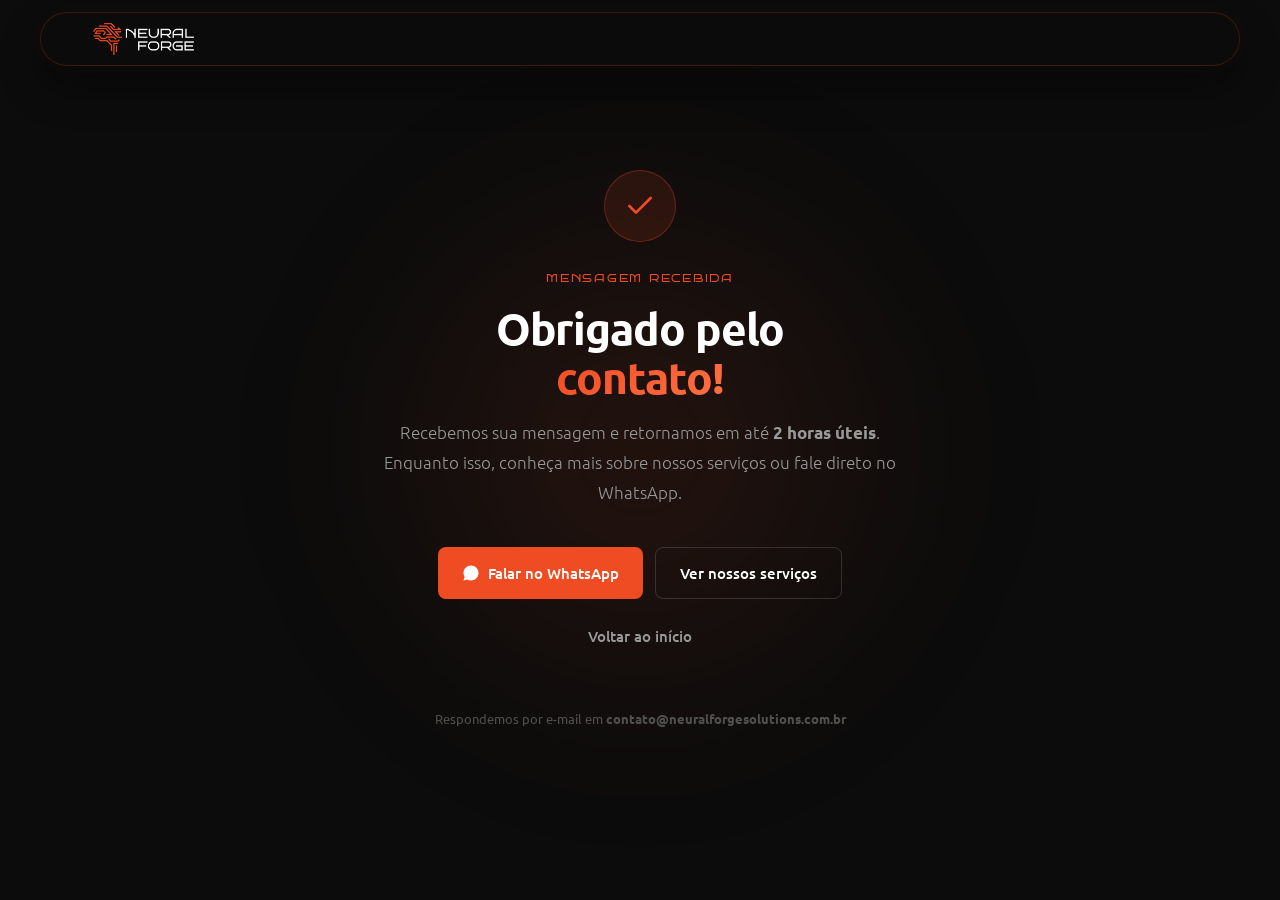
<file: obrigado.html>
<!DOCTYPE html>
<html lang="pt-BR">
<head>
  <meta charset="UTF-8" />
  <meta name="viewport" content="width=device-width, initial-scale=1.0" />
  <title>Recebemos sua mensagem | Neural Forge</title>
  <meta name="robots" content="noindex, nofollow" />
  <link rel="icon" type="image/svg+xml" href="assets/logos/favicon.svg" />
  <link rel="stylesheet" href="assets/css/main.css" />

  <!-- ═══════════════════════════════════════
       PIXEL DE CONVERSÃO — adicionar aqui
       quando o Meta Pixel / Google Tag
       estiver configurado
  ════════════════════════════════════════ -->

  <style>
    .ty-page {
      min-height: 100vh;
      display: flex;
      align-items: center;
      justify-content: center;
      padding: 40px 24px;
      position: relative;
      overflow: hidden;
    }

    /* Orb de fundo */
    .ty-orb {
      position: absolute;
      width: 700px;
      height: 700px;
      border-radius: 50%;
      background: radial-gradient(circle, rgba(240,76,35,.13) 0%, transparent 65%);
      filter: blur(80px);
      top: 50%;
      left: 50%;
      transform: translate(-50%, -50%);
      pointer-events: none;
    }

    .ty-box {
      position: relative;
      text-align: center;
      max-width: 520px;
      z-index: 2;
    }

    .ty-icon {
      width: 72px;
      height: 72px;
      border-radius: 50%;
      background: rgba(240,76,35,.12);
      border: 1px solid rgba(240,76,35,.3);
      display: flex;
      align-items: center;
      justify-content: center;
      margin: 0 auto 28px;
      color: var(--orange);
    }

    .ty-label {
      font-family: 'BrunoAce', 'Ubuntu', sans-serif;
      font-size: 11px;
      color: var(--orange);
      text-transform: uppercase;
      letter-spacing: .16em;
      margin-bottom: 16px;
    }

    .ty-title {
      font-size: clamp(28px, 5vw, 44px);
      font-weight: 700;
      line-height: 1.12;
      letter-spacing: -.025em;
      margin-bottom: 16px;
    }

    .ty-sub {
      font-size: 17px;
      color: var(--text-2);
      font-weight: 300;
      line-height: 1.75;
      margin-bottom: 40px;
    }

    .ty-actions {
      display: flex;
      flex-wrap: wrap;
      gap: 12px;
      justify-content: center;
    }

    .ty-footer {
      margin-top: 48px;
      font-size: 13px;
      color: var(--text-3);
    }
  </style>
</head>
<body>

<nav class="nav scrolled" id="nav">
  <div class="wrap">
    <div class="nav-inner">
      <a href="index.html" class="logo">
        <img src="assets/logos/logo-dark.png" alt="Neural Forge" height="32" decoding="async">
      </a>
    </div>
  </div>
</nav>

<main class="ty-page">
  <div class="ty-orb"></div>

  <div class="ty-box">

    <div class="ty-icon">
      <svg width="32" height="32" viewBox="0 0 24 24" fill="none" stroke="currentColor" stroke-width="2" stroke-linecap="round" stroke-linejoin="round">
        <polyline points="20 6 9 17 4 12"/>
      </svg>
    </div>

    <div class="ty-label">Mensagem recebida</div>

    <h1 class="ty-title">Obrigado pelo<br><span class="grad">contato!</span></h1>

    <p class="ty-sub">
      Recebemos sua mensagem e retornamos em até <strong>2 horas úteis</strong>.<br>
      Enquanto isso, conheça mais sobre nossos serviços ou fale direto no WhatsApp.
    </p>

    <div class="ty-actions">
      <a href="https://wa.me/5571993866628?text=Ol%C3%A1%2C%20acabei%20de%20enviar%20uma%20mensagem%20pelo%20site%20e%20quero%20agilizar%20o%20contato!" class="btn btn-primary" target="_blank" rel="noopener">
        <svg width="18" height="18" viewBox="0 0 24 24" fill="currentColor"><path d="M17.472 14.382c-.297-.149-1.758-.867-2.03-.967-.273-.099-.471-.148-.67.15-.197.297-.767.966-.94 1.164-.173.199-.347.223-.644.075-.297-.15-1.255-.463-2.39-1.475-.883-.788-1.48-1.761-1.653-2.059-.173-.297-.018-.458.13-.606.134-.133.298-.347.446-.52.149-.174.198-.298.298-.497.099-.198.05-.371-.025-.52-.075-.149-.669-1.612-.916-2.207-.242-.579-.487-.5-.669-.51-.173-.008-.371-.01-.57-.01-.198 0-.52.074-.792.372-.272.297-1.04 1.016-1.04 2.479 0 1.462 1.065 2.875 1.213 3.074.149.198 2.096 3.2 5.077 4.487.709.306 1.262.489 1.694.625.712.227 1.36.195 1.871.118.571-.085 1.758-.719 2.006-1.413.248-.694.248-1.289.173-1.413-.074-.124-.272-.198-.57-.347z"/><path d="M11.999 2C6.477 2 2 6.477 2 12c0 1.89.525 3.66 1.438 5.168L2 22l4.964-1.407A9.94 9.94 0 0 0 12 22c5.523 0 10-4.477 10-10S17.523 2 11.999 2z"/></svg>
        Falar no WhatsApp
      </a>
      <a href="servicos.html" class="btn btn-outline">Ver nossos serviços</a>
      <a href="index.html" class="btn btn-ghost">Voltar ao início</a>
    </div>

    <p class="ty-footer">Respondemos por e-mail em <strong>contato@neuralforgesolutions.com.br</strong></p>

  </div>
</main>

</body>
</html>
</file>
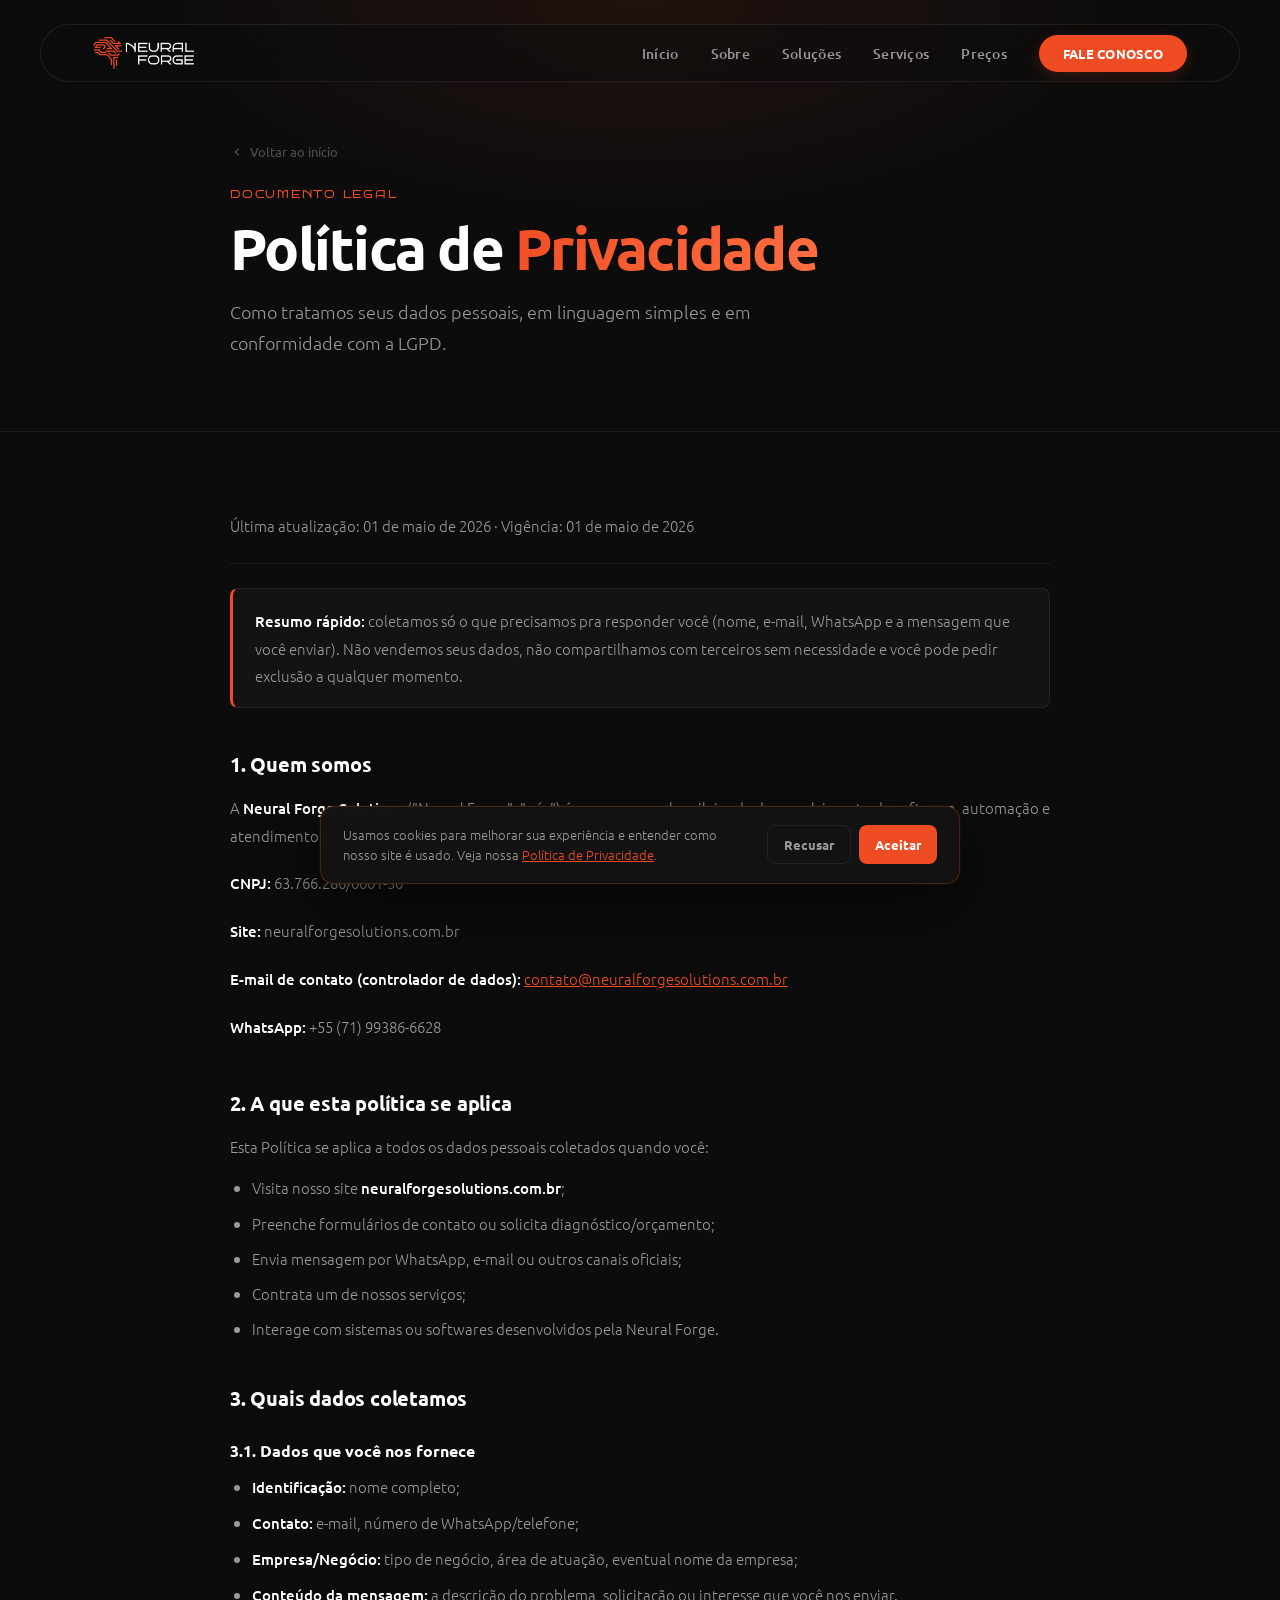
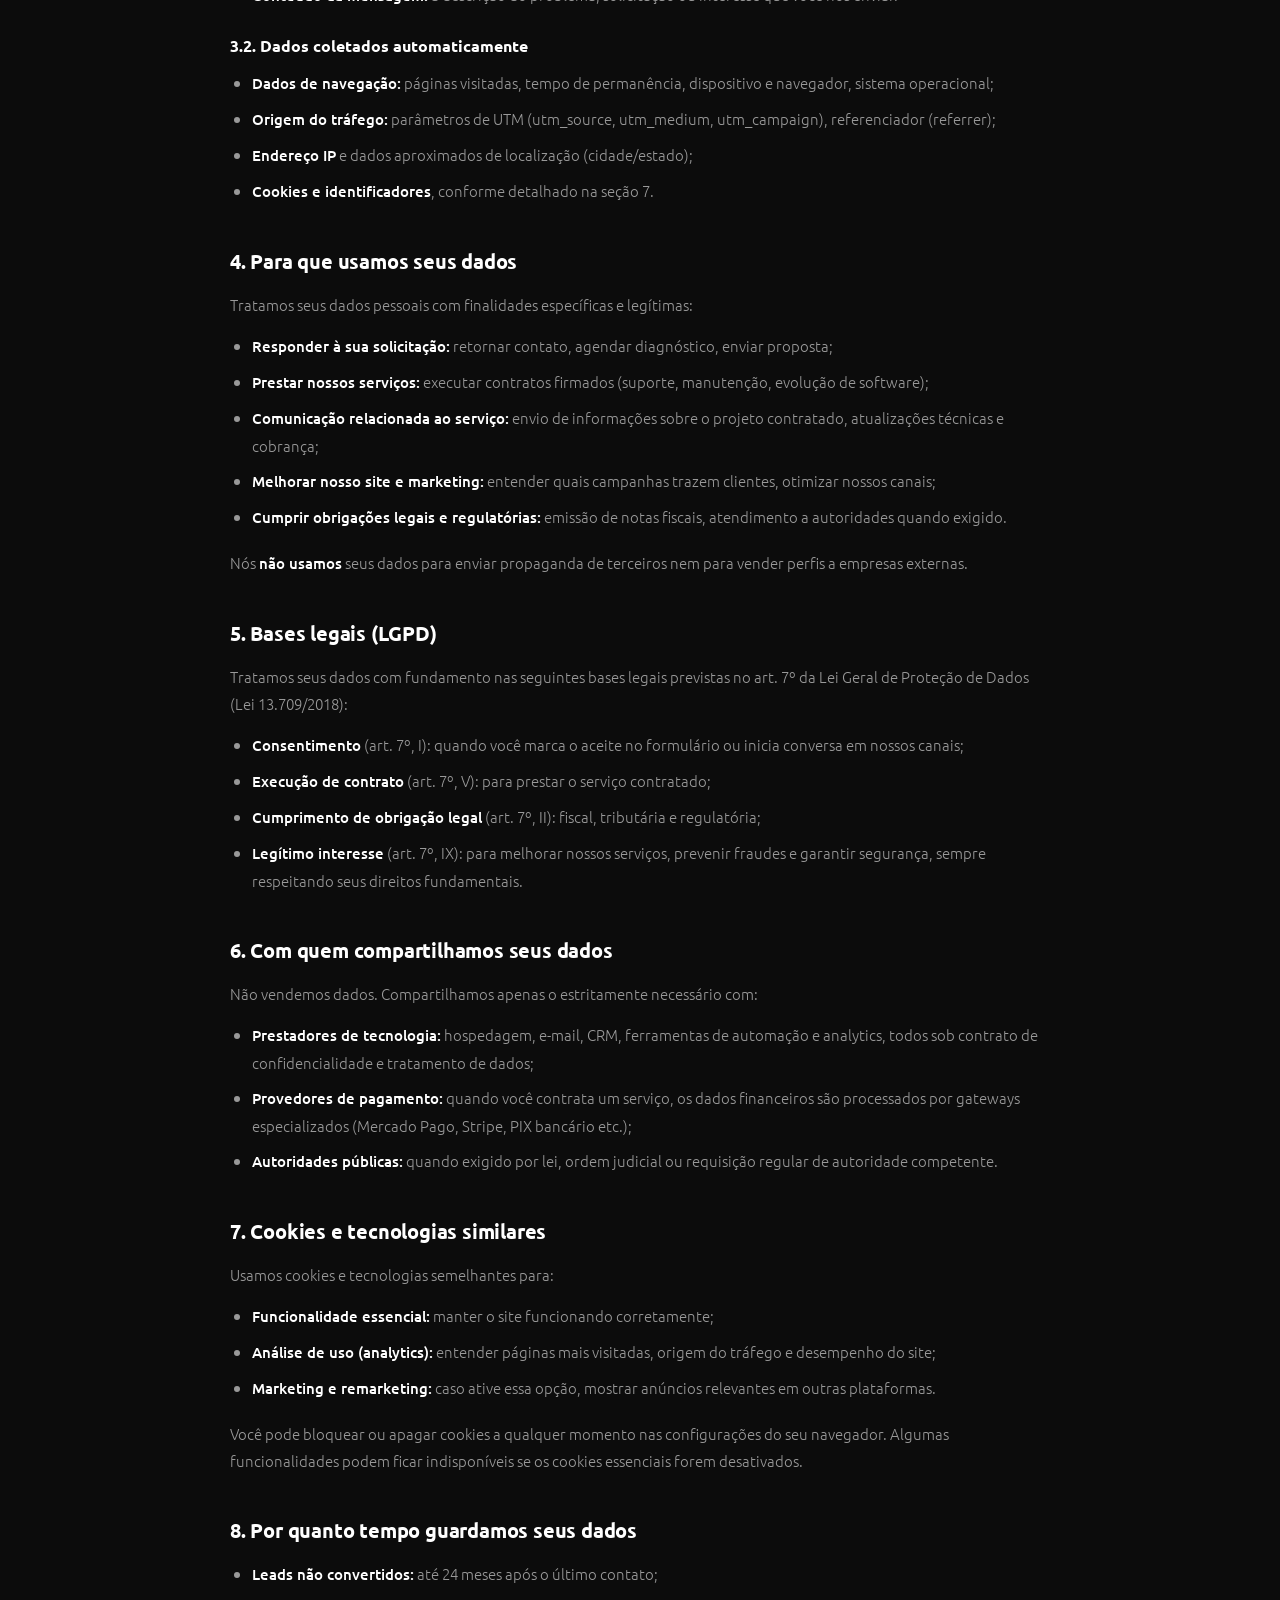
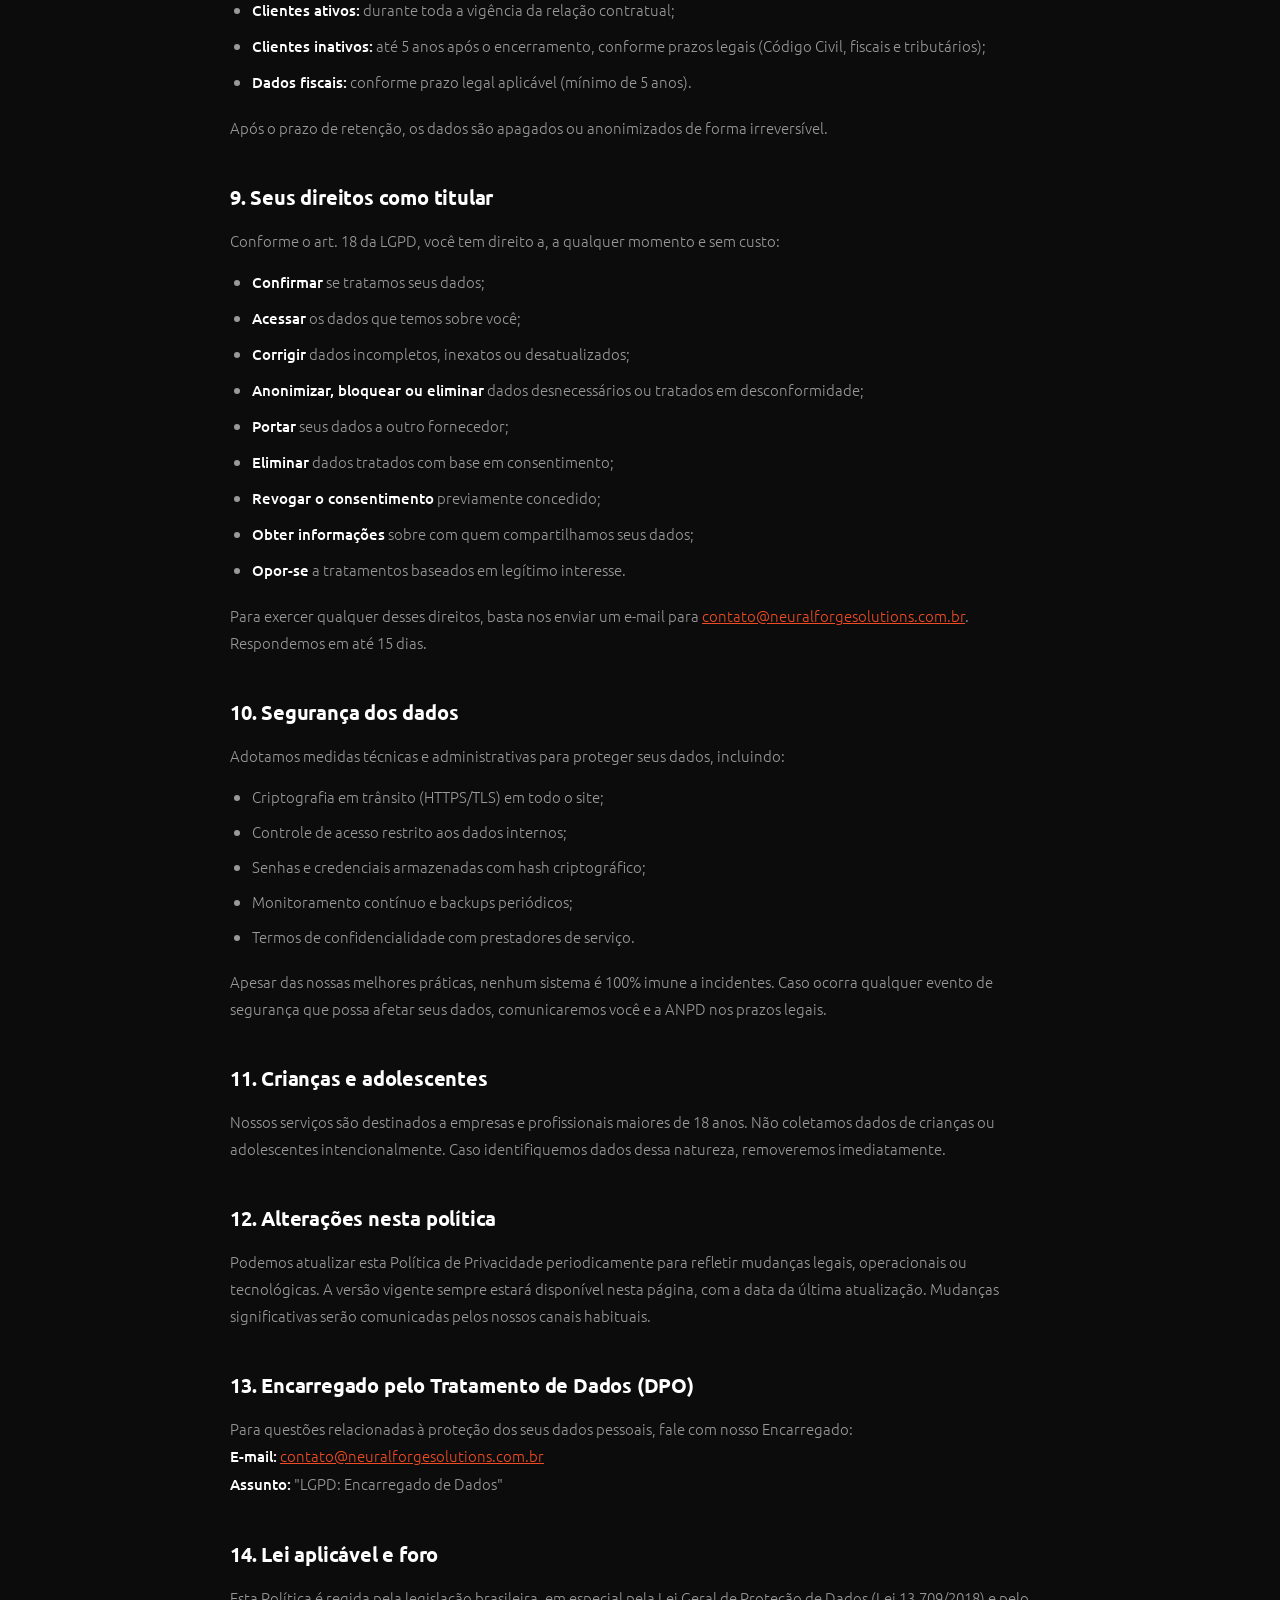
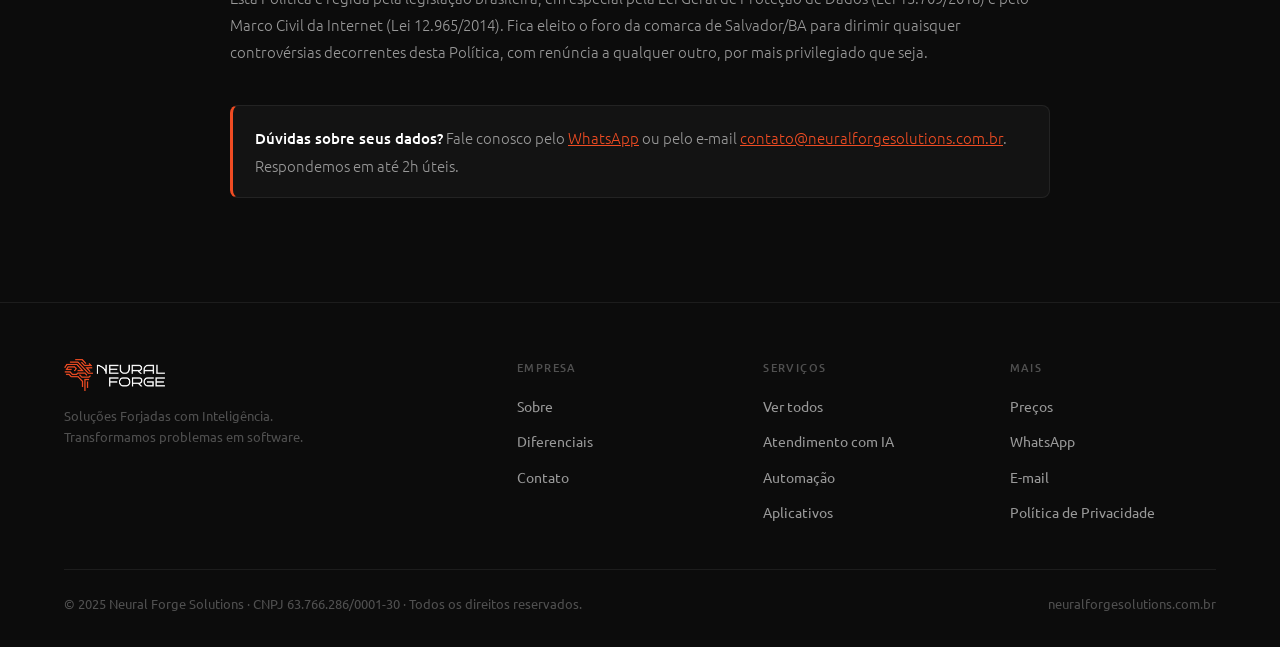
<file: politica-privacidade.html>
﻿<!DOCTYPE html>
<html lang="pt-BR">
<head>
  <meta charset="UTF-8" />
  <meta name="viewport" content="width=device-width, initial-scale=1.0" />
  <title>Política de Privacidade | Neural Forge</title>
  <meta name="description" content="Política de Privacidade da Neural Forge Solutions: como coletamos, usamos e protegemos seus dados pessoais conforme a LGPD." />
  <meta name="robots" content="index, follow" />
  <meta name="theme-color" content="#0d0d0d" />
  <link rel="canonical" href="https://neuralforgesolutions.com.br/politica-privacidade.html" />

  <!-- Open Graph -->
  <meta property="og:type" content="article" />
  <meta property="og:locale" content="pt_BR" />
  <meta property="og:site_name" content="Neural Forge" />
  <meta property="og:url" content="https://neuralforgesolutions.com.br/politica-privacidade.html" />
  <meta property="og:title" content="Política de Privacidade | Neural Forge" />
  <meta property="og:description" content="Como tratamos seus dados pessoais, em linguagem simples e em conformidade com a LGPD." />
  <meta property="og:image" content="https://neuralforgesolutions.com.br/assets/images/neural_forge_hero.png" />

  <link rel="icon" type="image/svg+xml" href="assets/logos/favicon.svg" />
  <link rel="apple-touch-icon" href="assets/logos/logo-dark.png" />
  <link rel="manifest" href="manifest.json" />
  <link rel="stylesheet" href="assets/css/main.css" />
  <link rel="stylesheet" href="assets/css/legal.css" />
</head>
<body>

<a class="skip-link" href="#main">Pular para o conteúdo</a>

<!-- ── NAVBAR ── -->
<nav class="nav" id="nav">
  <div class="wrap">
    <div class="nav-inner">
      <a href="index.html" class="logo" aria-label="Neural Forge, voltar ao início"><img src="assets/logos/logo-dark.png" alt="Neural Forge" width="160" height="36" decoding="async"></a>
      <ul class="nav-links" id="navLinks">
        <li><a href="index.html#inicio">Início</a></li>
        <li><a href="index.html#sobre">Sobre</a></li>
        <li><a href="index.html#solucoes">Soluções</a></li>
        <li><a href="servicos.html">Serviços</a></li>
        <li><a href="precos.html">Preços</a></li>
        <li><a href="index.html#contato" class="nav-cta">Fale Conosco</a></li>
      </ul>
      <button class="hamburger" id="hamburger" aria-label="Menu">
        <svg width="22" height="22" fill="none" stroke="currentColor" stroke-width="2" stroke-linecap="round"><line x1="3" y1="6" x2="19" y2="6"/><line x1="3" y1="11" x2="19" y2="11"/><line x1="3" y1="16" x2="19" y2="16"/></svg>
      </button>
    </div>
  </div>
</nav>

<main id="main">

<!-- ── PAGE HERO ── -->
<div class="page-hero">
  <div class="wrap">
    <div class="legal-wrap">
      <a href="index.html" class="back-link">
        <svg width="14" height="14" fill="none" stroke="currentColor" stroke-width="2" viewBox="0 0 24 24"><polyline points="15 18 9 12 15 6"/></svg>
        Voltar ao início
      </a>
      <div class="sec-label">Documento Legal</div>
      <h1>Política de <span class="grad">Privacidade</span></h1>
      <p>Como tratamos seus dados pessoais, em linguagem simples e em conformidade com a LGPD.</p>
    </div>
  </div>
</div>


<!-- ── CONTEÚDO ── -->
<section class="legal">
  <div class="wrap">
    <div class="legal-content">

      <p class="legal-meta">Última atualização: 01 de maio de 2026 · Vigência: 01 de maio de 2026</p>

      <div class="legal-callout">
        <p><strong>Resumo rápido:</strong> coletamos só o que precisamos pra responder você (nome, e-mail, WhatsApp e a mensagem que você enviar). Não vendemos seus dados, não compartilhamos com terceiros sem necessidade e você pode pedir exclusão a qualquer momento.</p>
      </div>

      <h2>1. Quem somos</h2>
      <p>
        A <strong>Neural Forge Solutions</strong> ("Neural Forge", "nós") é uma empresa brasileira de desenvolvimento de software, automação e atendimento com inteligência artificial.
      </p>
      <ul class="contact-list">
        <li><strong>CNPJ:</strong> 63.766.286/0001-30</li>
        <li><strong>Site:</strong> neuralforgesolutions.com.br</li>
        <li><strong>E-mail de contato (controlador de dados):</strong> <a href="mailto:contato@neuralforgesolutions.com.br">contato@neuralforgesolutions.com.br</a></li>
        <li><strong>WhatsApp:</strong> +55 (71) 99386-6628</li>
      </ul>

      <h2>2. A que esta política se aplica</h2>
      <p>Esta Política se aplica a todos os dados pessoais coletados quando você:</p>
      <ul>
        <li>Visita nosso site <strong>neuralforgesolutions.com.br</strong>;</li>
        <li>Preenche formulários de contato ou solicita diagnóstico/orçamento;</li>
        <li>Envia mensagem por WhatsApp, e-mail ou outros canais oficiais;</li>
        <li>Contrata um de nossos serviços;</li>
        <li>Interage com sistemas ou softwares desenvolvidos pela Neural Forge.</li>
      </ul>

      <h2>3. Quais dados coletamos</h2>

      <h3>3.1. Dados que você nos fornece</h3>
      <ul>
        <li><strong>Identificação:</strong> nome completo;</li>
        <li><strong>Contato:</strong> e-mail, número de WhatsApp/telefone;</li>
        <li><strong>Empresa/Negócio:</strong> tipo de negócio, área de atuação, eventual nome da empresa;</li>
        <li><strong>Conteúdo da mensagem:</strong> a descrição do problema, solicitação ou interesse que você nos enviar.</li>
      </ul>

      <h3>3.2. Dados coletados automaticamente</h3>
      <ul>
        <li><strong>Dados de navegação:</strong> páginas visitadas, tempo de permanência, dispositivo e navegador, sistema operacional;</li>
        <li><strong>Origem do tráfego:</strong> parâmetros de UTM (utm_source, utm_medium, utm_campaign), referenciador (referrer);</li>
        <li><strong>Endereço IP</strong> e dados aproximados de localização (cidade/estado);</li>
        <li><strong>Cookies e identificadores</strong>, conforme detalhado na seção 7.</li>
      </ul>

      <h2>4. Para que usamos seus dados</h2>
      <p>Tratamos seus dados pessoais com finalidades específicas e legítimas:</p>
      <ul>
        <li><strong>Responder à sua solicitação:</strong> retornar contato, agendar diagnóstico, enviar proposta;</li>
        <li><strong>Prestar nossos serviços:</strong> executar contratos firmados (suporte, manutenção, evolução de software);</li>
        <li><strong>Comunicação relacionada ao serviço:</strong> envio de informações sobre o projeto contratado, atualizações técnicas e cobrança;</li>
        <li><strong>Melhorar nosso site e marketing:</strong> entender quais campanhas trazem clientes, otimizar nossos canais;</li>
        <li><strong>Cumprir obrigações legais e regulatórias:</strong> emissão de notas fiscais, atendimento a autoridades quando exigido.</li>
      </ul>
      <p>Nós <strong>não usamos</strong> seus dados para enviar propaganda de terceiros nem para vender perfis a empresas externas.</p>

      <h2>5. Bases legais (LGPD)</h2>
      <p>Tratamos seus dados com fundamento nas seguintes bases legais previstas no art. 7º da Lei Geral de Proteção de Dados (Lei 13.709/2018):</p>
      <ul>
        <li><strong>Consentimento</strong> (art. 7º, I): quando você marca o aceite no formulário ou inicia conversa em nossos canais;</li>
        <li><strong>Execução de contrato</strong> (art. 7º, V): para prestar o serviço contratado;</li>
        <li><strong>Cumprimento de obrigação legal</strong> (art. 7º, II): fiscal, tributária e regulatória;</li>
        <li><strong>Legítimo interesse</strong> (art. 7º, IX): para melhorar nossos serviços, prevenir fraudes e garantir segurança, sempre respeitando seus direitos fundamentais.</li>
      </ul>

      <h2>6. Com quem compartilhamos seus dados</h2>
      <p>Não vendemos dados. Compartilhamos apenas o estritamente necessário com:</p>
      <ul>
        <li><strong>Prestadores de tecnologia:</strong> hospedagem, e-mail, CRM, ferramentas de automação e analytics, todos sob contrato de confidencialidade e tratamento de dados;</li>
        <li><strong>Provedores de pagamento:</strong> quando você contrata um serviço, os dados financeiros são processados por gateways especializados (Mercado Pago, Stripe, PIX bancário etc.);</li>
        <li><strong>Autoridades públicas:</strong> quando exigido por lei, ordem judicial ou requisição regular de autoridade competente.</li>
      </ul>

      <h2>7. Cookies e tecnologias similares</h2>
      <p>Usamos cookies e tecnologias semelhantes para:</p>
      <ul>
        <li><strong>Funcionalidade essencial:</strong> manter o site funcionando corretamente;</li>
        <li><strong>Análise de uso (analytics):</strong> entender páginas mais visitadas, origem do tráfego e desempenho do site;</li>
        <li><strong>Marketing e remarketing:</strong> caso ative essa opção, mostrar anúncios relevantes em outras plataformas.</li>
      </ul>
      <p>Você pode bloquear ou apagar cookies a qualquer momento nas configurações do seu navegador. Algumas funcionalidades podem ficar indisponíveis se os cookies essenciais forem desativados.</p>

      <h2>8. Por quanto tempo guardamos seus dados</h2>
      <ul>
        <li><strong>Leads não convertidos:</strong> até 24 meses após o último contato;</li>
        <li><strong>Clientes ativos:</strong> durante toda a vigência da relação contratual;</li>
        <li><strong>Clientes inativos:</strong> até 5 anos após o encerramento, conforme prazos legais (Código Civil, fiscais e tributários);</li>
        <li><strong>Dados fiscais:</strong> conforme prazo legal aplicável (mínimo de 5 anos).</li>
      </ul>
      <p>Após o prazo de retenção, os dados são apagados ou anonimizados de forma irreversível.</p>

      <h2>9. Seus direitos como titular</h2>
      <p>Conforme o art. 18 da LGPD, você tem direito a, a qualquer momento e sem custo:</p>
      <ul>
        <li><strong>Confirmar</strong> se tratamos seus dados;</li>
        <li><strong>Acessar</strong> os dados que temos sobre você;</li>
        <li><strong>Corrigir</strong> dados incompletos, inexatos ou desatualizados;</li>
        <li><strong>Anonimizar, bloquear ou eliminar</strong> dados desnecessários ou tratados em desconformidade;</li>
        <li><strong>Portar</strong> seus dados a outro fornecedor;</li>
        <li><strong>Eliminar</strong> dados tratados com base em consentimento;</li>
        <li><strong>Revogar o consentimento</strong> previamente concedido;</li>
        <li><strong>Obter informações</strong> sobre com quem compartilhamos seus dados;</li>
        <li><strong>Opor-se</strong> a tratamentos baseados em legítimo interesse.</li>
      </ul>
      <p>Para exercer qualquer desses direitos, basta nos enviar um e-mail para <a href="mailto:contato@neuralforgesolutions.com.br">contato@neuralforgesolutions.com.br</a>. Respondemos em até 15 dias.</p>

      <h2>10. Segurança dos dados</h2>
      <p>Adotamos medidas técnicas e administrativas para proteger seus dados, incluindo:</p>
      <ul>
        <li>Criptografia em trânsito (HTTPS/TLS) em todo o site;</li>
        <li>Controle de acesso restrito aos dados internos;</li>
        <li>Senhas e credenciais armazenadas com hash criptográfico;</li>
        <li>Monitoramento contínuo e backups periódicos;</li>
        <li>Termos de confidencialidade com prestadores de serviço.</li>
      </ul>
      <p>Apesar das nossas melhores práticas, nenhum sistema é 100% imune a incidentes. Caso ocorra qualquer evento de segurança que possa afetar seus dados, comunicaremos você e a ANPD nos prazos legais.</p>

      <h2>11. Crianças e adolescentes</h2>
      <p>Nossos serviços são destinados a empresas e profissionais maiores de 18 anos. Não coletamos dados de crianças ou adolescentes intencionalmente. Caso identifiquemos dados dessa natureza, removeremos imediatamente.</p>

      <h2>12. Alterações nesta política</h2>
      <p>Podemos atualizar esta Política de Privacidade periodicamente para refletir mudanças legais, operacionais ou tecnológicas. A versão vigente sempre estará disponível nesta página, com a data da última atualização. Mudanças significativas serão comunicadas pelos nossos canais habituais.</p>

      <h2>13. Encarregado pelo Tratamento de Dados (DPO)</h2>
      <p>
        Para questões relacionadas à proteção dos seus dados pessoais, fale com nosso Encarregado:<br>
        <strong>E-mail:</strong> <a href="mailto:contato@neuralforgesolutions.com.br">contato@neuralforgesolutions.com.br</a><br>
        <strong>Assunto:</strong> "LGPD: Encarregado de Dados"
      </p>

      <h2>14. Lei aplicável e foro</h2>
      <p>Esta Política é regida pela legislação brasileira, em especial pela Lei Geral de Proteção de Dados (Lei 13.709/2018) e pelo Marco Civil da Internet (Lei 12.965/2014). Fica eleito o foro da comarca de Salvador/BA para dirimir quaisquer controvérsias decorrentes desta Política, com renúncia a qualquer outro, por mais privilegiado que seja.</p>

      <div class="legal-callout" style="margin-top:40px;">
        <p><strong>Dúvidas sobre seus dados?</strong> Fale conosco pelo <a href="https://wa.me/5571993866628?text=Ol%C3%A1%2C%20tenho%20uma%20d%C3%BAvida%20sobre%20a%20Pol%C3%ADtica%20de%20Privacidade%20da%20Neural%20Forge.">WhatsApp</a> ou pelo e-mail <a href="mailto:contato@neuralforgesolutions.com.br">contato@neuralforgesolutions.com.br</a>. Respondemos em até 2h úteis.</p>
      </div>

    </div>
  </div>
</section>

</main>

<!-- ── FOOTER ── -->
<footer class="footer">
  <div class="wrap">
    <div class="footer-grid">
      <div class="footer-brand">
        <a href="index.html" class="logo" aria-label="Neural Forge"><img src="assets/logos/logo-dark.png" alt="Neural Forge" width="133" height="30" loading="lazy" decoding="async"></a>
        <p>Soluções Forjadas com Inteligência.<br>Transformamos problemas em software.</p>
      </div>
      <div class="footer-col"><h4>Empresa</h4><ul><li><a href="index.html#sobre">Sobre</a></li><li><a href="index.html#diferenciais">Diferenciais</a></li><li><a href="index.html#contato">Contato</a></li></ul></div>
      <div class="footer-col"><h4>Serviços</h4><ul><li><a href="servicos.html">Ver todos</a></li><li><a href="servicos.html#ia">Atendimento com IA</a></li><li><a href="servicos.html#automacao">Automação</a></li><li><a href="servicos.html#apps">Aplicativos</a></li></ul></div>
      <div class="footer-col"><h4>Mais</h4><ul><li><a href="precos.html">Preços</a></li><li><a href="https://wa.me/5571993866628?text=Ol%C3%A1%2C%20vim%20do%20site%20e%20quero%20um%20diagn%C3%B3stico%20gratuito%20do%20meu%20neg%C3%B3cio.">WhatsApp</a></li><li><a href="mailto:contato@neuralforgesolutions.com.br">E-mail</a></li><li><a href="politica-privacidade.html">Política de Privacidade</a></li></ul></div>
    </div>
    <div class="footer-bottom">
      <p>© 2025 Neural Forge Solutions · CNPJ 63.766.286/0001-30 · Todos os direitos reservados.</p>
      <p>neuralforgesolutions.com.br</p>
    </div>
  </div>
</footer>

<script src="assets/js/common.js" defer></script>
<script src="assets/js/cookie-banner.js" defer></script>
</body>
</html>
</file>
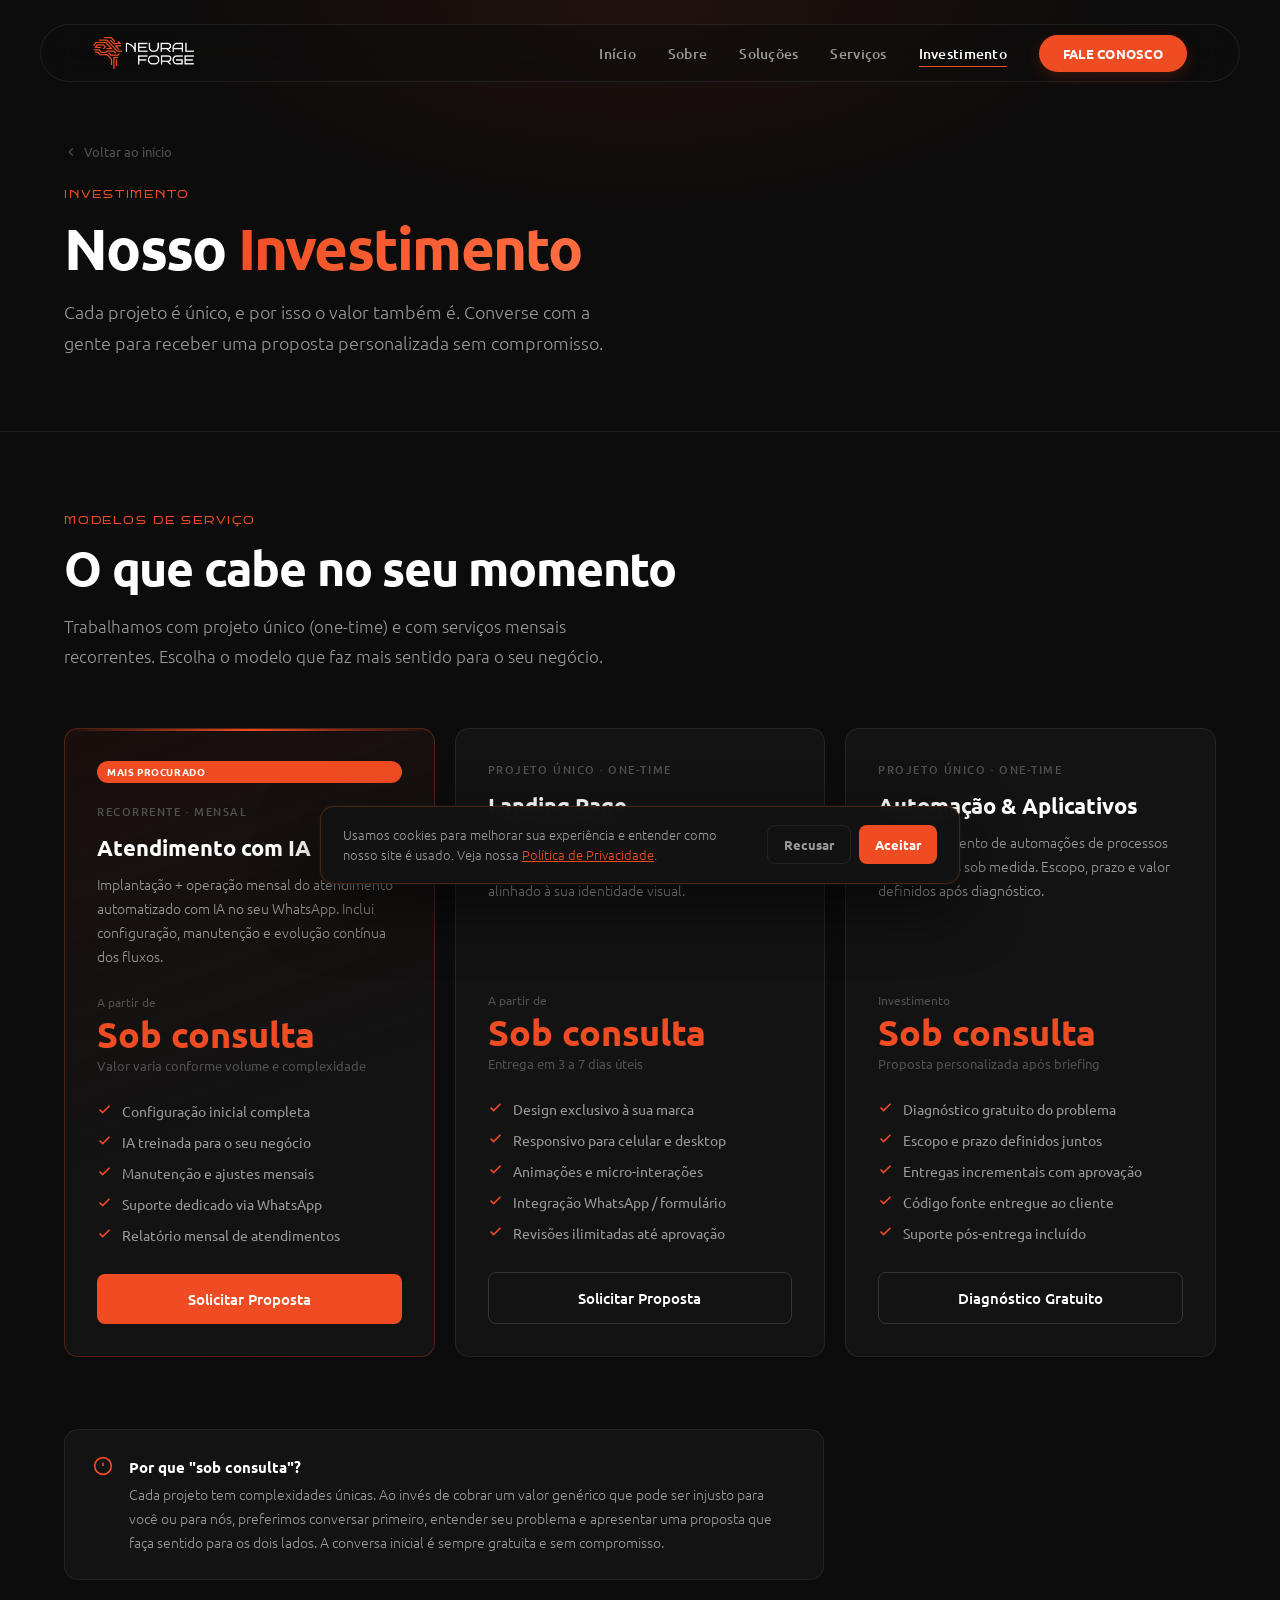
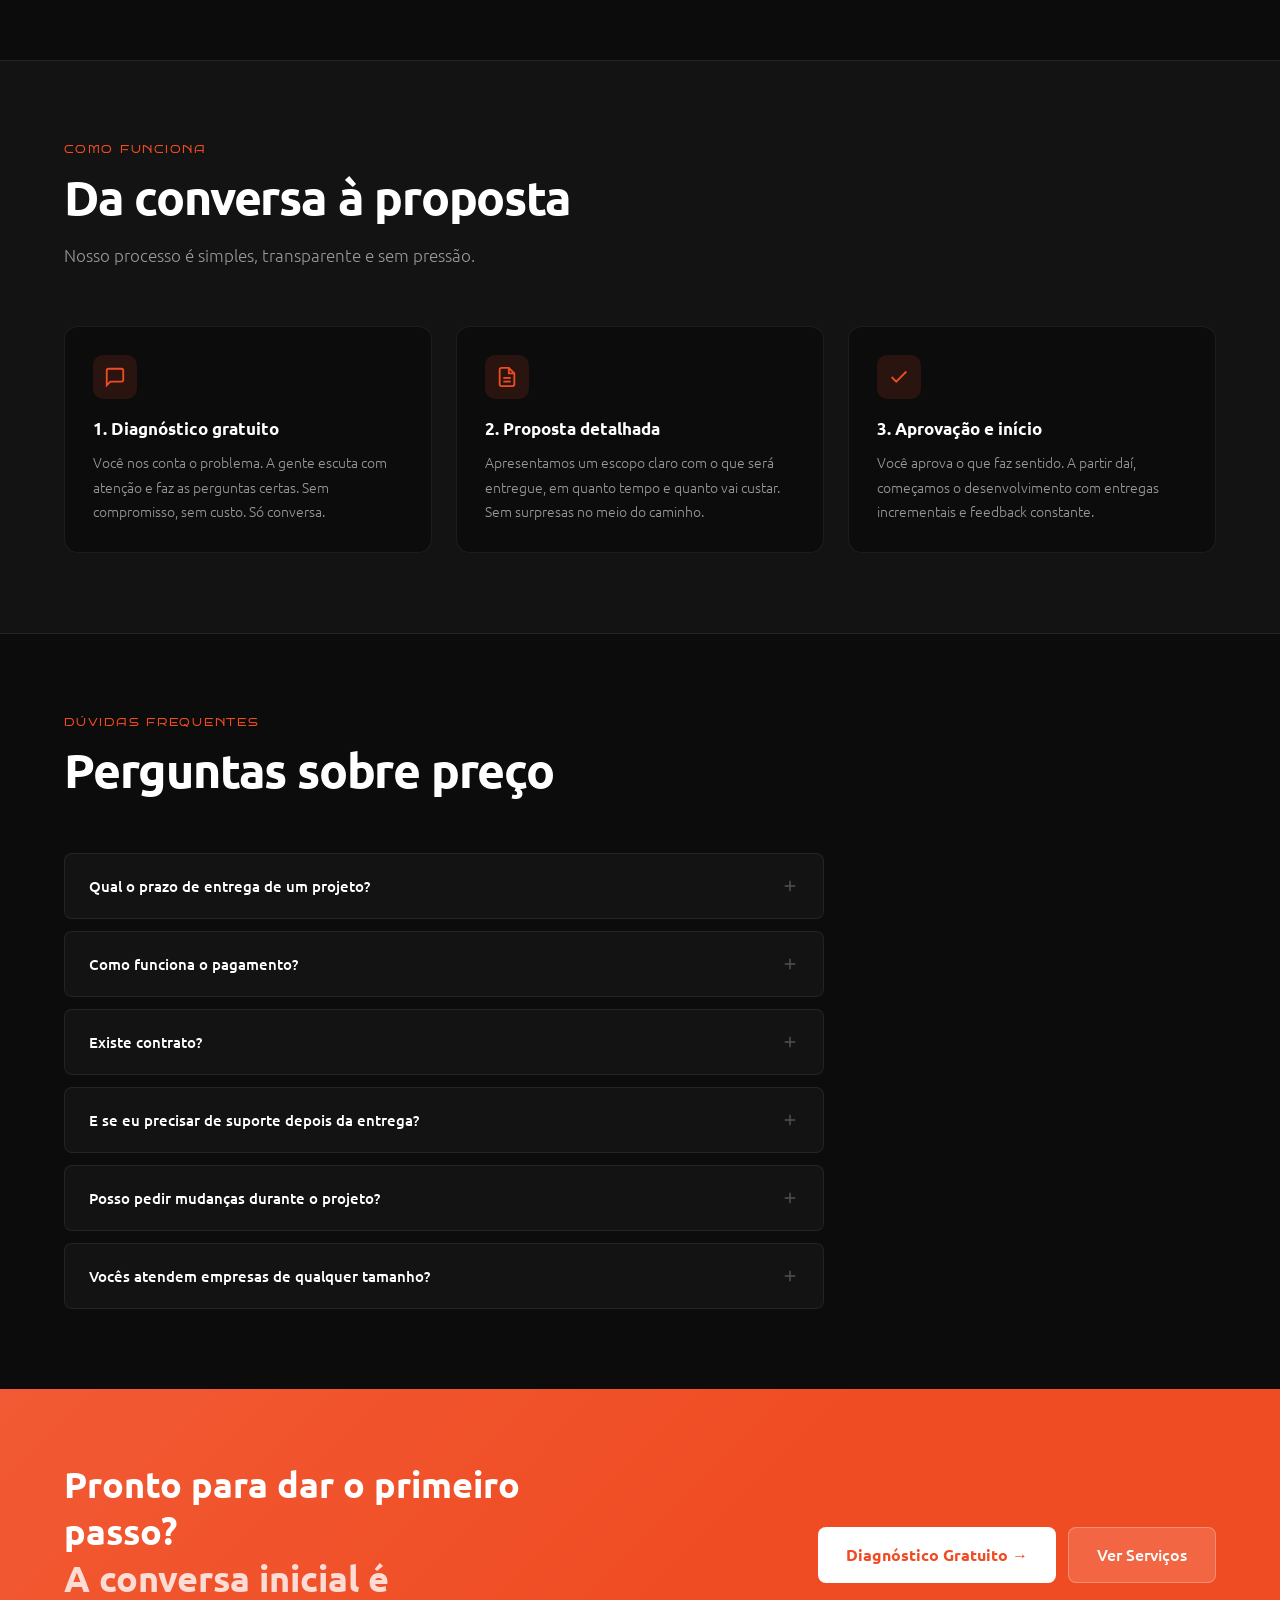
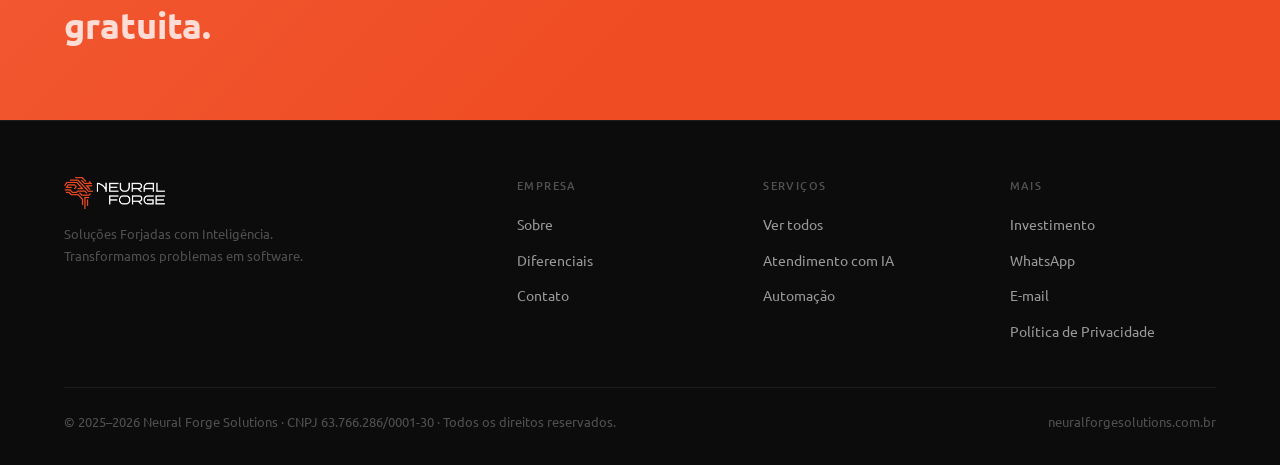
<file: precos.html>
﻿<!DOCTYPE html>
<html lang="pt-BR">
<head>
  <meta charset="UTF-8" />
  <meta name="viewport" content="width=device-width, initial-scale=1.0" />
  <title>Investimento | Neural Forge</title>
  <meta name="description" content="Conheça os modelos de precificação da Neural Forge: projetos únicos e mensais recorrentes. Diagnóstico gratuito, proposta personalizada e pagamento parcelado." />
  <meta name="keywords" content="preço chatbot WhatsApp, preço landing page, custo automação, valor desenvolvimento app, orçamento software" />
  <meta name="robots" content="noindex, nofollow" />
  <meta name="theme-color" content="#0d0d0d" />
  <link rel="canonical" href="https://neuralforgesolutions.com.br/precos.html" />

  <!-- Open Graph -->
  <meta property="og:type" content="website" />
  <meta property="og:locale" content="pt_BR" />
  <meta property="og:site_name" content="Neural Forge" />
  <meta property="og:url" content="https://neuralforgesolutions.com.br/precos.html" />
  <meta property="og:title" content="Investimento | Neural Forge" />
  <meta property="og:description" content="Diagnóstico gratuito, proposta personalizada e pagamento parcelado. Cada projeto tem complexidade própria, por isso o preço é sob consulta." />
  <meta property="og:image" content="https://neuralforgesolutions.com.br/assets/images/neural_forge_hero.png" />

  <!-- Twitter Card -->
  <meta name="twitter:card" content="summary_large_image" />
  <meta name="twitter:title" content="Investimento | Neural Forge" />
  <meta name="twitter:description" content="Diagnóstico gratuito, proposta personalizada, pagamento parcelado." />
  <meta name="twitter:image" content="https://neuralforgesolutions.com.br/assets/images/neural_forge_hero.png" />

  <link rel="icon" type="image/svg+xml" href="assets/logos/favicon.svg" />
  <link rel="apple-touch-icon" href="assets/logos/logo-dark.png" />
  <link rel="manifest" href="manifest.json" />
  <link rel="stylesheet" href="assets/css/main.css" />
  <link rel="stylesheet" href="assets/css/precos.css" />

  <!-- Schema.org / JSON-LD -->
  <script type="application/ld+json">
  {
    "@context": "https://schema.org",
    "@graph": [
      {
        "@type": "BreadcrumbList",
        "itemListElement": [
          { "@type": "ListItem", "position": 1, "name": "Início", "item": "https://neuralforgesolutions.com.br/" },
          { "@type": "ListItem", "position": 2, "name": "Preços", "item": "https://neuralforgesolutions.com.br/precos.html" }
        ]
      },
      {
        "@type": "FAQPage",
        "mainEntity": [
          { "@type": "Question", "name": "Qual o prazo de entrega de um projeto?", "acceptedAnswer": { "@type": "Answer", "text": "Depende da complexidade. Landing pages: 3 a 7 dias úteis. Automações simples: 1 a 2 semanas. Aplicativos maiores têm prazo definido na proposta, com entregas parciais." } },
          { "@type": "Question", "name": "Como funciona o pagamento?", "acceptedAnswer": { "@type": "Answer", "text": "Para projetos únicos: 50% na aprovação da proposta e 50% na entrega final. Para serviços recorrentes: cobrança mensal. Aceitamos PIX, transferência e cartão." } },
          { "@type": "Question", "name": "Existe contrato?", "acceptedAnswer": { "@type": "Answer", "text": "Sim. Formalizamos tudo em contrato antes de iniciar qualquer projeto, com escopo, prazo, valores e responsabilidades de ambas as partes." } },
          { "@type": "Question", "name": "E se eu precisar de suporte depois da entrega?", "acceptedAnswer": { "@type": "Answer", "text": "Todo projeto inclui um período de suporte pós-entrega. Para manutenção contínua, oferecemos planos mensais de suporte e evolução." } },
          { "@type": "Question", "name": "Posso pedir mudanças durante o projeto?", "acceptedAnswer": { "@type": "Answer", "text": "Sim. Pequenas alterações são absorvidas. Mudanças que alteram significativamente o escopo são avaliadas antes de impactar prazo ou valor." } },
          { "@type": "Question", "name": "Vocês atendem empresas de qualquer tamanho?", "acceptedAnswer": { "@type": "Answer", "text": "Sim. Atendemos desde autônomos e microempreendedores até empresas maiores. O tamanho do projeto se adapta ao tamanho do cliente." } }
        ]
      }
    ]
  }
  </script>
</head>
<body>

<a class="skip-link" href="#main">Pular para o conteúdo</a>

<!-- ── NAVBAR ── -->
<nav class="nav" id="nav">
  <div class="wrap">
    <div class="nav-inner">
      <a href="index.html" class="logo"><img src="assets/logos/logo-dark.png" alt="Neural Forge" width="160" height="36" decoding="async"></a>
      <ul class="nav-links" id="navLinks">
        <li><a href="index.html#inicio">Início</a></li>
        <li><a href="index.html#sobre">Sobre</a></li>
        <li><a href="index.html#solucoes">Soluções</a></li>
        <li><a href="servicos.html">Serviços</a></li>
        <li><a href="precos.html" class="active">Investimento</a></li>
        <li><a href="index.html#contato" class="nav-cta">Fale Conosco</a></li>
      </ul>
      <button class="hamburger" id="hamburger" aria-label="Menu">
        <svg width="22" height="22" fill="none" stroke="currentColor" stroke-width="2" stroke-linecap="round"><line x1="3" y1="6" x2="19" y2="6"/><line x1="3" y1="11" x2="19" y2="11"/><line x1="3" y1="16" x2="19" y2="16"/></svg>
      </button>
    </div>
  </div>
</nav>

<main id="main">

<!-- ── PAGE HERO ── -->
<div class="page-hero">
  <div class="wrap">
    <a href="index.html" class="back-link fi">
      <svg width="14" height="14" fill="none" stroke="currentColor" stroke-width="2" viewBox="0 0 24 24"><polyline points="15 18 9 12 15 6"/></svg>
      Voltar ao início
    </a>
    <div class="sec-label fi d1">Investimento</div>
    <h1 class="fi d2">Nosso <span class="grad">Investimento</span></h1>
    <p class="fi d3">Cada projeto é único, e por isso o valor também é. Converse com a gente para receber uma proposta personalizada sem compromisso.</p>
  </div>
</div>

<!-- ── PRICING CARDS ── -->
<section class="pricing-section">
  <div class="wrap">
    <div class="sec-head">
      <div class="sec-label fi">Modelos de Serviço</div>
      <h2 class="sec-title fi d1">O que cabe no seu momento</h2>
      <p class="sec-sub fi d2">Trabalhamos com projeto único (one-time) e com serviços mensais recorrentes. Escolha o modelo que faz mais sentido para o seu negócio.</p>
    </div>

    <div class="pricing-grid">

      <!-- Card 1: Automação / IA Mensal -->
      <div class="p-card featured fi">
        <div class="p-featured-badge">Mais Procurado</div>
        <div class="p-category">Recorrente · Mensal</div>
        <div class="p-name">Atendimento com IA</div>
        <p class="p-desc">Implantação + operação mensal do atendimento automatizado com IA no seu WhatsApp. Inclui configuração, manutenção e evolução contínua dos fluxos.</p>
        <div class="p-price">
          <div class="p-price-label">A partir de</div>
          <div class="p-price-val">Sob consulta</div>
          <div class="p-price-sub">Valor varia conforme volume e complexidade</div>
        </div>
        <ul class="p-features">
          <li><svg class="p-check" width="15" height="15" viewBox="0 0 24 24" fill="none" stroke="currentColor" stroke-width="2.5"><polyline points="20 6 9 17 4 12"/></svg>Configuração inicial completa</li>
          <li><svg class="p-check" width="15" height="15" viewBox="0 0 24 24" fill="none" stroke="currentColor" stroke-width="2.5"><polyline points="20 6 9 17 4 12"/></svg>IA treinada para o seu negócio</li>
          <li><svg class="p-check" width="15" height="15" viewBox="0 0 24 24" fill="none" stroke="currentColor" stroke-width="2.5"><polyline points="20 6 9 17 4 12"/></svg>Manutenção e ajustes mensais</li>
          <li><svg class="p-check" width="15" height="15" viewBox="0 0 24 24" fill="none" stroke="currentColor" stroke-width="2.5"><polyline points="20 6 9 17 4 12"/></svg>Suporte dedicado via WhatsApp</li>
          <li><svg class="p-check" width="15" height="15" viewBox="0 0 24 24" fill="none" stroke="currentColor" stroke-width="2.5"><polyline points="20 6 9 17 4 12"/></svg>Relatório mensal de atendimentos</li>
        </ul>
        <a href="https://wa.me/5571993866628?text=Olá%2C%20quero%20saber%20o%20preço%20do%20Atendimento%20com%20IA" class="btn btn-primary" style="width:100%;justify-content:center;">Solicitar Proposta</a>
      </div>

      <!-- Card 2: Landing Page -->
      <div class="p-card fi d1">
        <div class="p-category">Projeto Único · One-time</div>
        <div class="p-name">Landing Page</div>
        <p class="p-desc">Desenvolvimento da sua página de apresentação ou conversão. Design exclusivo, responsivo e alinhado à sua identidade visual.</p>
        <div class="p-price">
          <div class="p-price-label">A partir de</div>
          <div class="p-price-val">Sob consulta</div>
          <div class="p-price-sub">Entrega em 3 a 7 dias úteis</div>
        </div>
        <ul class="p-features">
          <li><svg class="p-check" width="15" height="15" viewBox="0 0 24 24" fill="none" stroke="currentColor" stroke-width="2.5"><polyline points="20 6 9 17 4 12"/></svg>Design exclusivo à sua marca</li>
          <li><svg class="p-check" width="15" height="15" viewBox="0 0 24 24" fill="none" stroke="currentColor" stroke-width="2.5"><polyline points="20 6 9 17 4 12"/></svg>Responsivo para celular e desktop</li>
          <li><svg class="p-check" width="15" height="15" viewBox="0 0 24 24" fill="none" stroke="currentColor" stroke-width="2.5"><polyline points="20 6 9 17 4 12"/></svg>Animações e micro-interações</li>
          <li><svg class="p-check" width="15" height="15" viewBox="0 0 24 24" fill="none" stroke="currentColor" stroke-width="2.5"><polyline points="20 6 9 17 4 12"/></svg>Integração WhatsApp / formulário</li>
          <li><svg class="p-check" width="15" height="15" viewBox="0 0 24 24" fill="none" stroke="currentColor" stroke-width="2.5"><polyline points="20 6 9 17 4 12"/></svg>Revisões ilimitadas até aprovação</li>
        </ul>
        <a href="https://wa.me/5571993866628?text=Olá%2C%20quero%20saber%20o%20preço%20de%20uma%20landing%20page" class="btn btn-outline" style="width:100%;justify-content:center;">Solicitar Proposta</a>
      </div>

      <!-- Card 3: Automação / App -->
      <div class="p-card fi d2">
        <div class="p-category">Projeto Único · One-time</div>
        <div class="p-name">Automação & Aplicativos</div>
        <p class="p-desc">Desenvolvimento de automações de processos ou aplicativos sob medida. Escopo, prazo e valor definidos após diagnóstico.</p>
        <div class="p-price">
          <div class="p-price-label">Investimento</div>
          <div class="p-price-val">Sob consulta</div>
          <div class="p-price-sub">Proposta personalizada após briefing</div>
        </div>
        <ul class="p-features">
          <li><svg class="p-check" width="15" height="15" viewBox="0 0 24 24" fill="none" stroke="currentColor" stroke-width="2.5"><polyline points="20 6 9 17 4 12"/></svg>Diagnóstico gratuito do problema</li>
          <li><svg class="p-check" width="15" height="15" viewBox="0 0 24 24" fill="none" stroke="currentColor" stroke-width="2.5"><polyline points="20 6 9 17 4 12"/></svg>Escopo e prazo definidos juntos</li>
          <li><svg class="p-check" width="15" height="15" viewBox="0 0 24 24" fill="none" stroke="currentColor" stroke-width="2.5"><polyline points="20 6 9 17 4 12"/></svg>Entregas incrementais com aprovação</li>
          <li><svg class="p-check" width="15" height="15" viewBox="0 0 24 24" fill="none" stroke="currentColor" stroke-width="2.5"><polyline points="20 6 9 17 4 12"/></svg>Código fonte entregue ao cliente</li>
          <li><svg class="p-check" width="15" height="15" viewBox="0 0 24 24" fill="none" stroke="currentColor" stroke-width="2.5"><polyline points="20 6 9 17 4 12"/></svg>Suporte pós-entrega incluído</li>
        </ul>
        <a href="https://wa.me/5571993866628?text=Olá%2C%20quero%20fazer%20um%20diagnóstico%20gratuito" class="btn btn-outline" style="width:100%;justify-content:center;">Diagnóstico Gratuito</a>
      </div>

    </div>

    <!-- Notice -->
    <div class="fi" style="background:var(--bg-card);border:1px solid var(--border);border-radius:var(--r);padding:24px 28px;display:flex;align-items:flex-start;gap:16px;max-width:760px;">
      <svg style="color:var(--orange);flex-shrink:0;margin-top:2px" width="20" height="20" viewBox="0 0 24 24" fill="none" stroke="currentColor" stroke-width="2"><circle cx="12" cy="12" r="10"/><line x1="12" y1="8" x2="12" y2="12"/><line x1="12" y1="16" x2="12.01" y2="16"/></svg>
      <div>
        <strong style="font-size:15px;">Por que "sob consulta"?</strong>
        <p style="font-size:14px;color:var(--text-2);font-weight:300;line-height:1.7;margin-top:4px;">Cada projeto tem complexidades únicas. Ao invés de cobrar um valor genérico que pode ser injusto para você ou para nós, preferimos conversar primeiro, entender seu problema e apresentar uma proposta que faça sentido para os dois lados. A conversa inicial é sempre gratuita e sem compromisso.</p>
      </div>
    </div>
  </div>
</section>

<!-- ── HOW WE PRICE ── -->
<section class="how-section">
  <div class="wrap">
    <div class="sec-head">
      <div class="sec-label fi">Como Funciona</div>
      <h2 class="sec-title fi d1">Da conversa à proposta</h2>
      <p class="sec-sub fi d2">Nosso processo é simples, transparente e sem pressão.</p>
    </div>
    <div class="how-grid">
      <div class="how-card fi">
        <div class="how-icon"><svg width="22" height="22" viewBox="0 0 24 24" fill="none" stroke="currentColor" stroke-width="2"><path d="M21 15a2 2 0 0 1-2 2H7l-4 4V5a2 2 0 0 1 2-2h14a2 2 0 0 1 2 2z"/></svg></div>
        <h3>1. Diagnóstico gratuito</h3>
        <p>Você nos conta o problema. A gente escuta com atenção e faz as perguntas certas. Sem compromisso, sem custo. Só conversa.</p>
      </div>
      <div class="how-card fi d1">
        <div class="how-icon"><svg width="22" height="22" viewBox="0 0 24 24" fill="none" stroke="currentColor" stroke-width="2"><path d="M14 2H6a2 2 0 0 0-2 2v16a2 2 0 0 0 2 2h12a2 2 0 0 0 2-2V8z"/><polyline points="14 2 14 8 20 8"/><line x1="16" y1="13" x2="8" y2="13"/><line x1="16" y1="17" x2="8" y2="17"/></svg></div>
        <h3>2. Proposta detalhada</h3>
        <p>Apresentamos um escopo claro com o que será entregue, em quanto tempo e quanto vai custar. Sem surpresas no meio do caminho.</p>
      </div>
      <div class="how-card fi d2">
        <div class="how-icon"><svg width="22" height="22" viewBox="0 0 24 24" fill="none" stroke="currentColor" stroke-width="2"><polyline points="20 6 9 17 4 12"/></svg></div>
        <h3>3. Aprovação e início</h3>
        <p>Você aprova o que faz sentido. A partir daí, começamos o desenvolvimento com entregas incrementais e feedback constante.</p>
      </div>
    </div>
  </div>
</section>

<!-- ── FAQ ── -->
<section class="faq-section">
  <div class="wrap">
    <div class="sec-head">
      <div class="sec-label fi">Dúvidas Frequentes</div>
      <h2 class="sec-title fi d1">Perguntas sobre preço</h2>
    </div>
    <div class="faq-grid fi">

      <div class="faq-item">
        <div class="faq-q">
          Qual o prazo de entrega de um projeto?
          <svg class="faq-icon" width="18" height="18" viewBox="0 0 24 24" fill="none" stroke="currentColor" stroke-width="2"><line x1="12" y1="5" x2="12" y2="19"/><line x1="5" y1="12" x2="19" y2="12"/></svg>
        </div>
        <div class="faq-a"><p>Depende da complexidade. Landing pages costumam ser entregues em 3 a 7 dias úteis. Automações simples levam de 1 a 2 semanas. Aplicativos mais robustos têm prazo definido na proposta, com entregas parciais ao longo do processo.</p></div>
      </div>

      <div class="faq-item">
        <div class="faq-q">
          Como funciona o pagamento?
          <svg class="faq-icon" width="18" height="18" viewBox="0 0 24 24" fill="none" stroke="currentColor" stroke-width="2"><line x1="12" y1="5" x2="12" y2="19"/><line x1="5" y1="12" x2="19" y2="12"/></svg>
        </div>
        <div class="faq-a"><p>Para projetos únicos, trabalhamos geralmente com 50% na aprovação da proposta e 50% na entrega final. Para serviços recorrentes, a cobrança é mensal. Aceitamos PIX, transferência e cartão.</p></div>
      </div>

      <div class="faq-item">
        <div class="faq-q">
          Existe contrato?
          <svg class="faq-icon" width="18" height="18" viewBox="0 0 24 24" fill="none" stroke="currentColor" stroke-width="2"><line x1="12" y1="5" x2="12" y2="19"/><line x1="5" y1="12" x2="19" y2="12"/></svg>
        </div>
        <div class="faq-a"><p>Sim. Formalizamos tudo em contrato antes de iniciar qualquer projeto. O documento especifica escopo, prazo, valores, formas de pagamento e responsabilidades de ambas as partes.</p></div>
      </div>

      <div class="faq-item">
        <div class="faq-q">
          E se eu precisar de suporte depois da entrega?
          <svg class="faq-icon" width="18" height="18" viewBox="0 0 24 24" fill="none" stroke="currentColor" stroke-width="2"><line x1="12" y1="5" x2="12" y2="19"/><line x1="5" y1="12" x2="19" y2="12"/></svg>
        </div>
        <div class="faq-a"><p>Todo projeto inclui um período de suporte pós-entrega. Para manutenção contínua, oferecemos planos mensais de suporte e evolução. Também temos parceiros de longo prazo que preferem nos ter como time de tecnologia dedicado.</p></div>
      </div>

      <div class="faq-item">
        <div class="faq-q">
          Posso pedir mudanças durante o projeto?
          <svg class="faq-icon" width="18" height="18" viewBox="0 0 24 24" fill="none" stroke="currentColor" stroke-width="2"><line x1="12" y1="5" x2="12" y2="19"/><line x1="5" y1="12" x2="19" y2="12"/></svg>
        </div>
        <div class="faq-a"><p>Sim, trabalhamos de forma colaborativa. Pequenas alterações durante o processo são absorvidas. Mudanças que alteram significativamente o escopo são avaliadas e discutidas antes de impactar prazo ou valor.</p></div>
      </div>

      <div class="faq-item">
        <div class="faq-q">
          Vocês atendem empresas de qualquer tamanho?
          <svg class="faq-icon" width="18" height="18" viewBox="0 0 24 24" fill="none" stroke="currentColor" stroke-width="2"><line x1="12" y1="5" x2="12" y2="19"/><line x1="5" y1="12" x2="19" y2="12"/></svg>
        </div>
        <div class="faq-a"><p>Sim. Atendemos desde autônomos e microempreendedores até empresas maiores. O tamanho do projeto se adapta ao tamanho do cliente. Nossa missão é tornar tecnologia de qualidade acessível para qualquer negócio.</p></div>
      </div>

    </div>
  </div>
</section>

<!-- ── CTA BAND ── -->
<div class="cta-band">
  <div class="wrap">
    <div class="cta-band-inner">
      <h2>Pronto para dar o primeiro passo?<br><em>A conversa inicial é gratuita.</em></h2>
      <div class="btns">
        <a href="https://wa.me/5571993866628?text=Olá%2C%20quero%20um%20diagnóstico%20gratuito" class="btn btn-white" style="font-size:16px;padding:14px 28px;">Diagnóstico Gratuito →</a>
        <a href="servicos.html" class="btn" style="background:rgba(255,255,255,.15);color:#fff;font-size:16px;padding:14px 28px;border:1px solid rgba(255,255,255,.25);">Ver Serviços</a>
      </div>
    </div>
  </div>
</div>

</main>

<!-- ── FOOTER ── -->
<footer class="footer">
  <div class="wrap">
    <div class="footer-grid">
      <div class="footer-brand">
        <a href="index.html" class="logo"><img src="assets/logos/logo-dark.png" alt="Neural Forge" width="133" height="30" loading="lazy" decoding="async"></a>
        <p>Soluções Forjadas com Inteligência.<br>Transformamos problemas em software.</p>
      </div>
      <div class="footer-col"><h4>Empresa</h4><ul><li><a href="index.html#sobre">Sobre</a></li><li><a href="index.html#diferenciais">Diferenciais</a></li><li><a href="index.html#contato">Contato</a></li></ul></div>
      <div class="footer-col"><h4>Serviços</h4><ul><li><a href="servicos.html">Ver todos</a></li><li><a href="servicos.html#ia">Atendimento com IA</a></li><li><a href="servicos.html#automacao">Automação</a></li></ul></div>
      <div class="footer-col"><h4>Mais</h4><ul><li><a href="precos.html">Investimento</a></li><li><a href="https://wa.me/5571993866628?text=Ol%C3%A1%2C%20vim%20do%20site%20e%20quero%20um%20diagn%C3%B3stico%20gratuito%20do%20meu%20neg%C3%B3cio.">WhatsApp</a></li><li><a href="mailto:contato@neuralforgesolutions.com.br">E-mail</a></li><li><a href="politica-privacidade.html">Política de Privacidade</a></li></ul></div>
    </div>
    <div class="footer-bottom">
      <p>© 2025–2026 Neural Forge Solutions · CNPJ 63.766.286/0001-30 · Todos os direitos reservados.</p>
      <p>neuralforgesolutions.com.br</p>
    </div>
  </div>
</footer>

<script src="assets/js/common.js" defer></script>
<script src="assets/js/cookie-banner.js" defer></script>
</body>
</html>
</file>
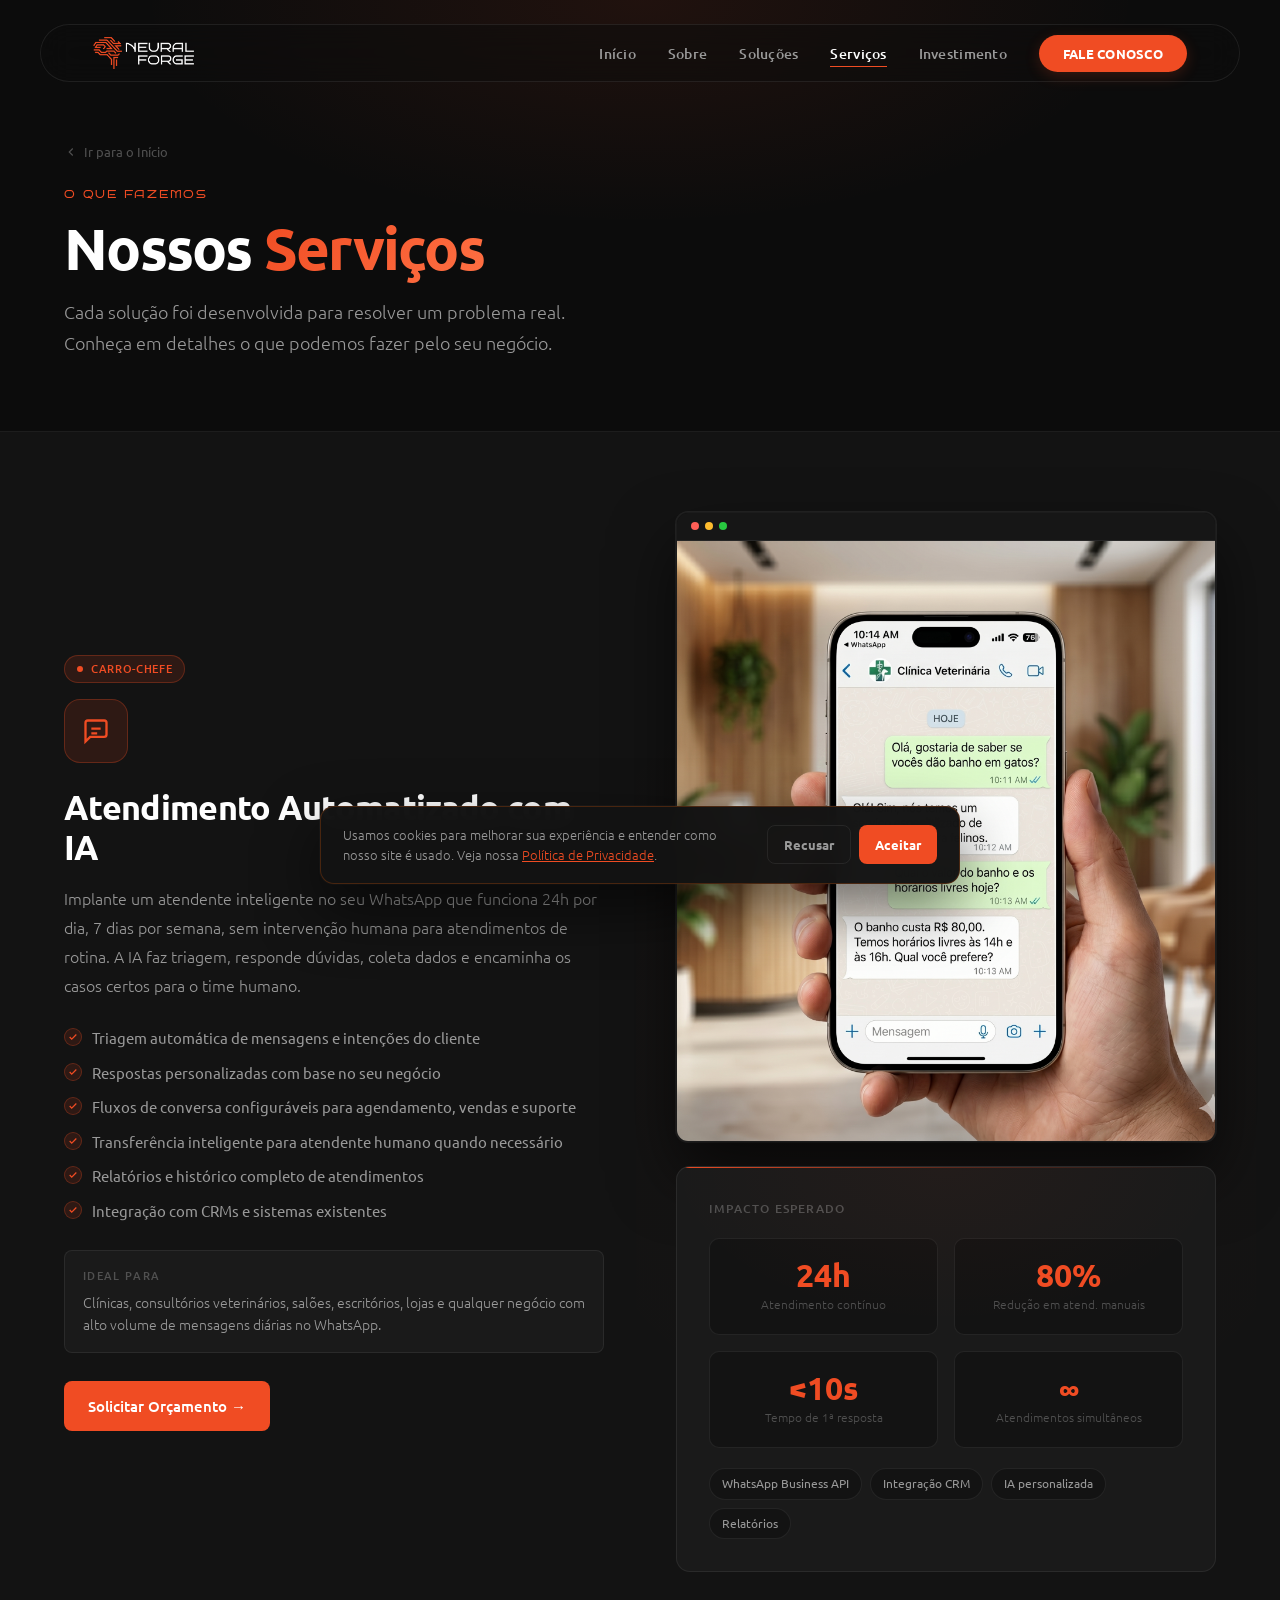
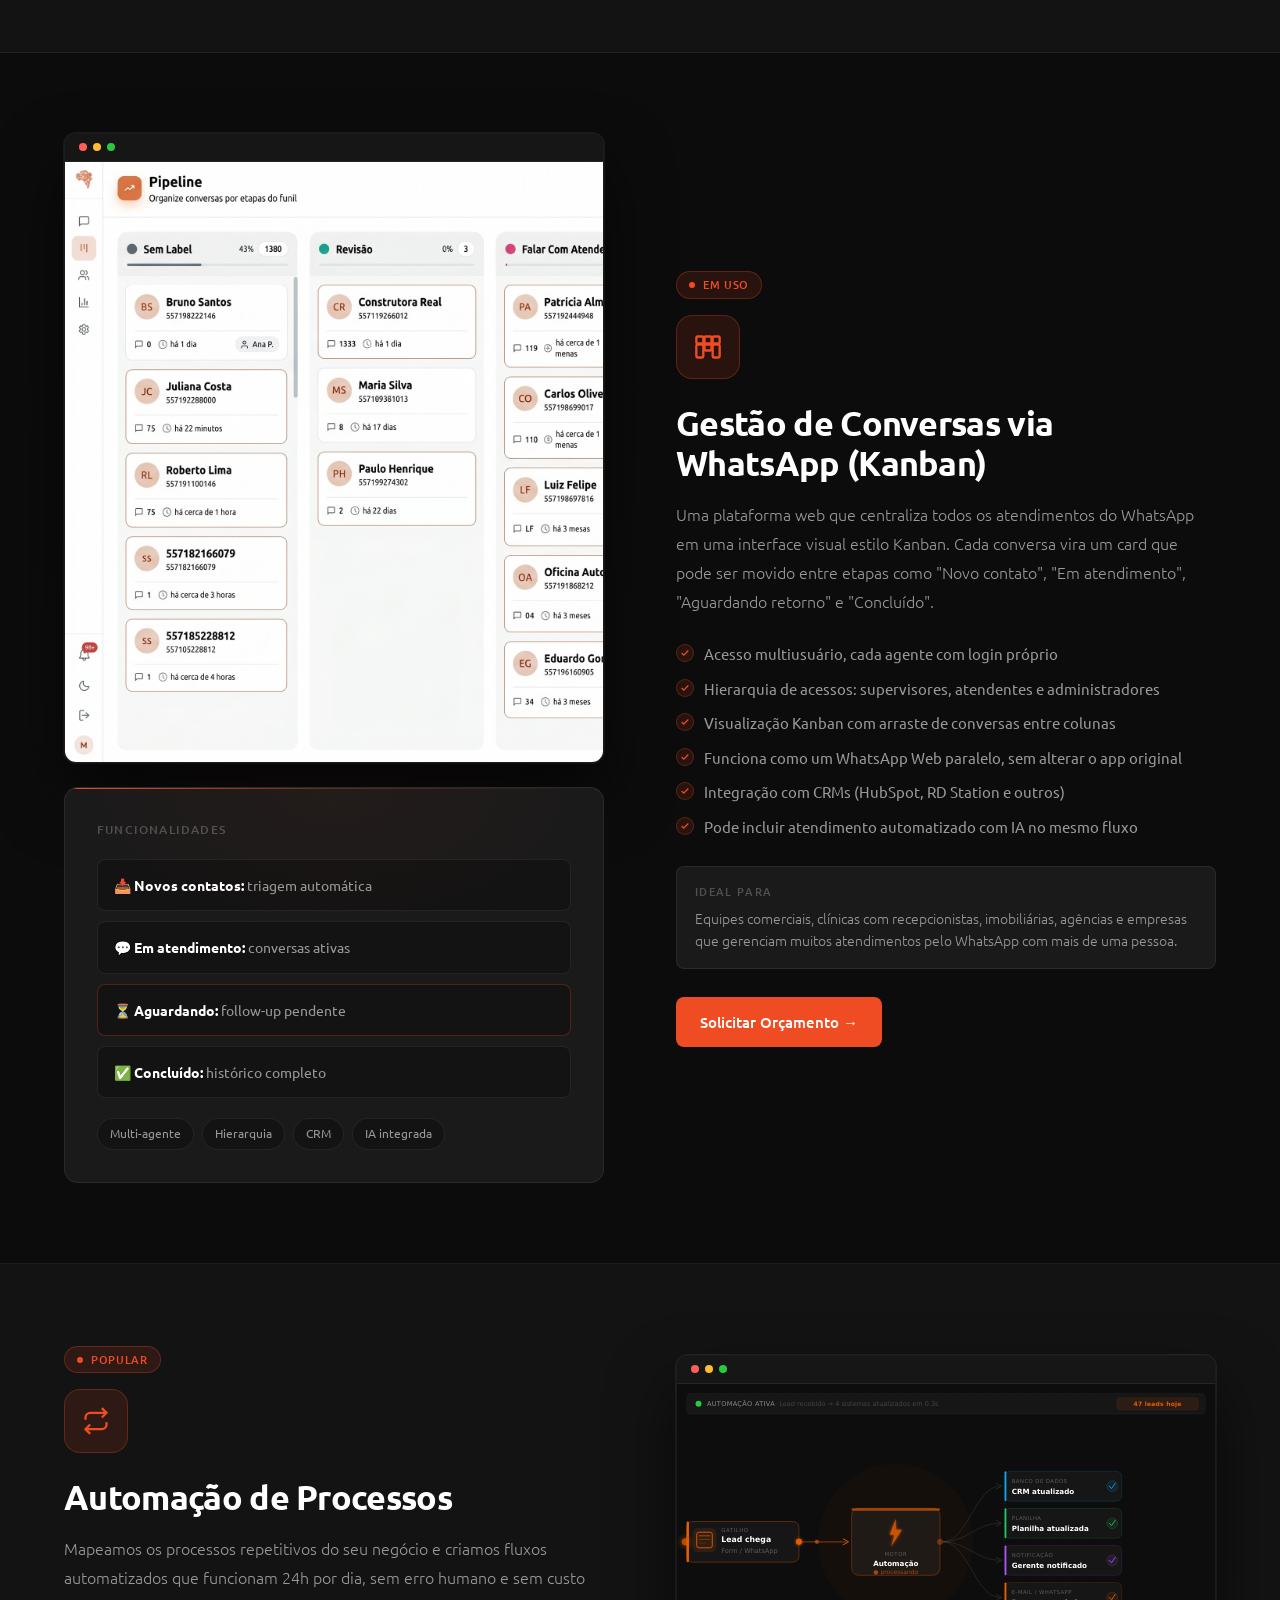
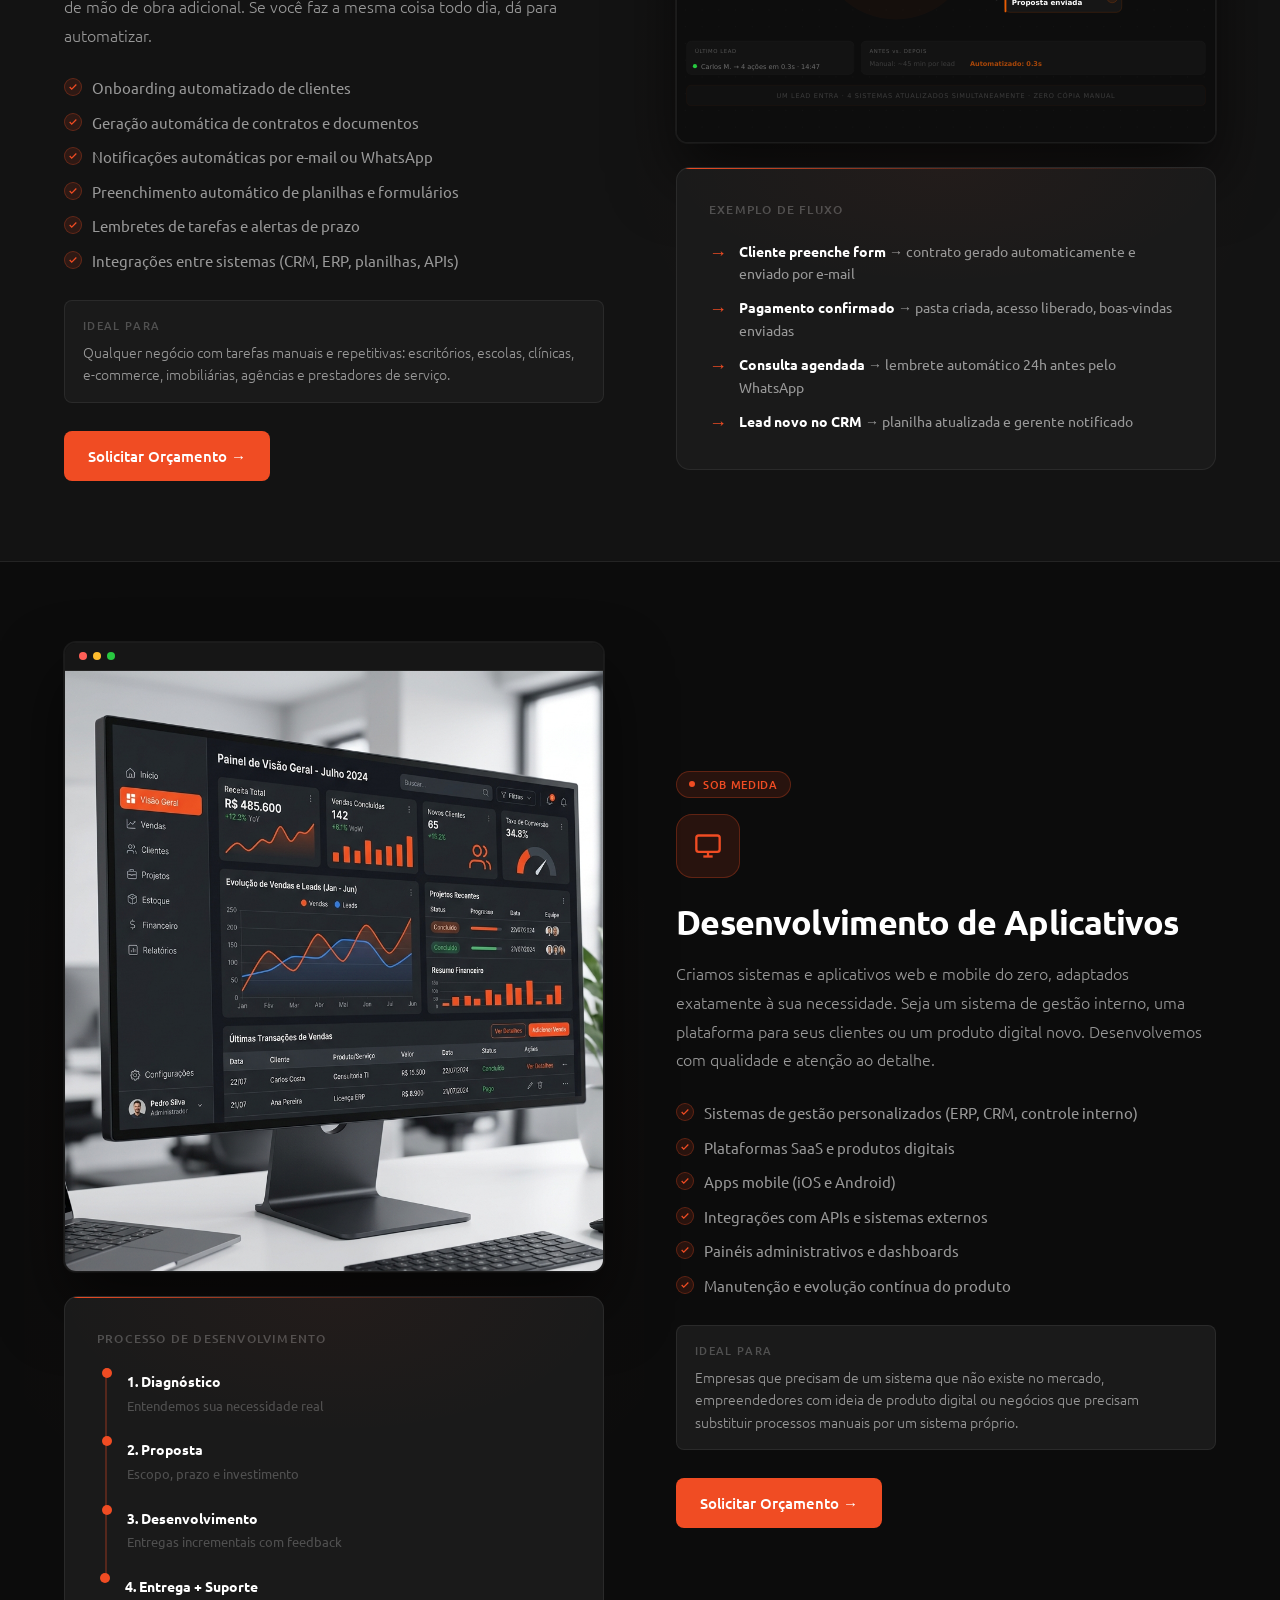
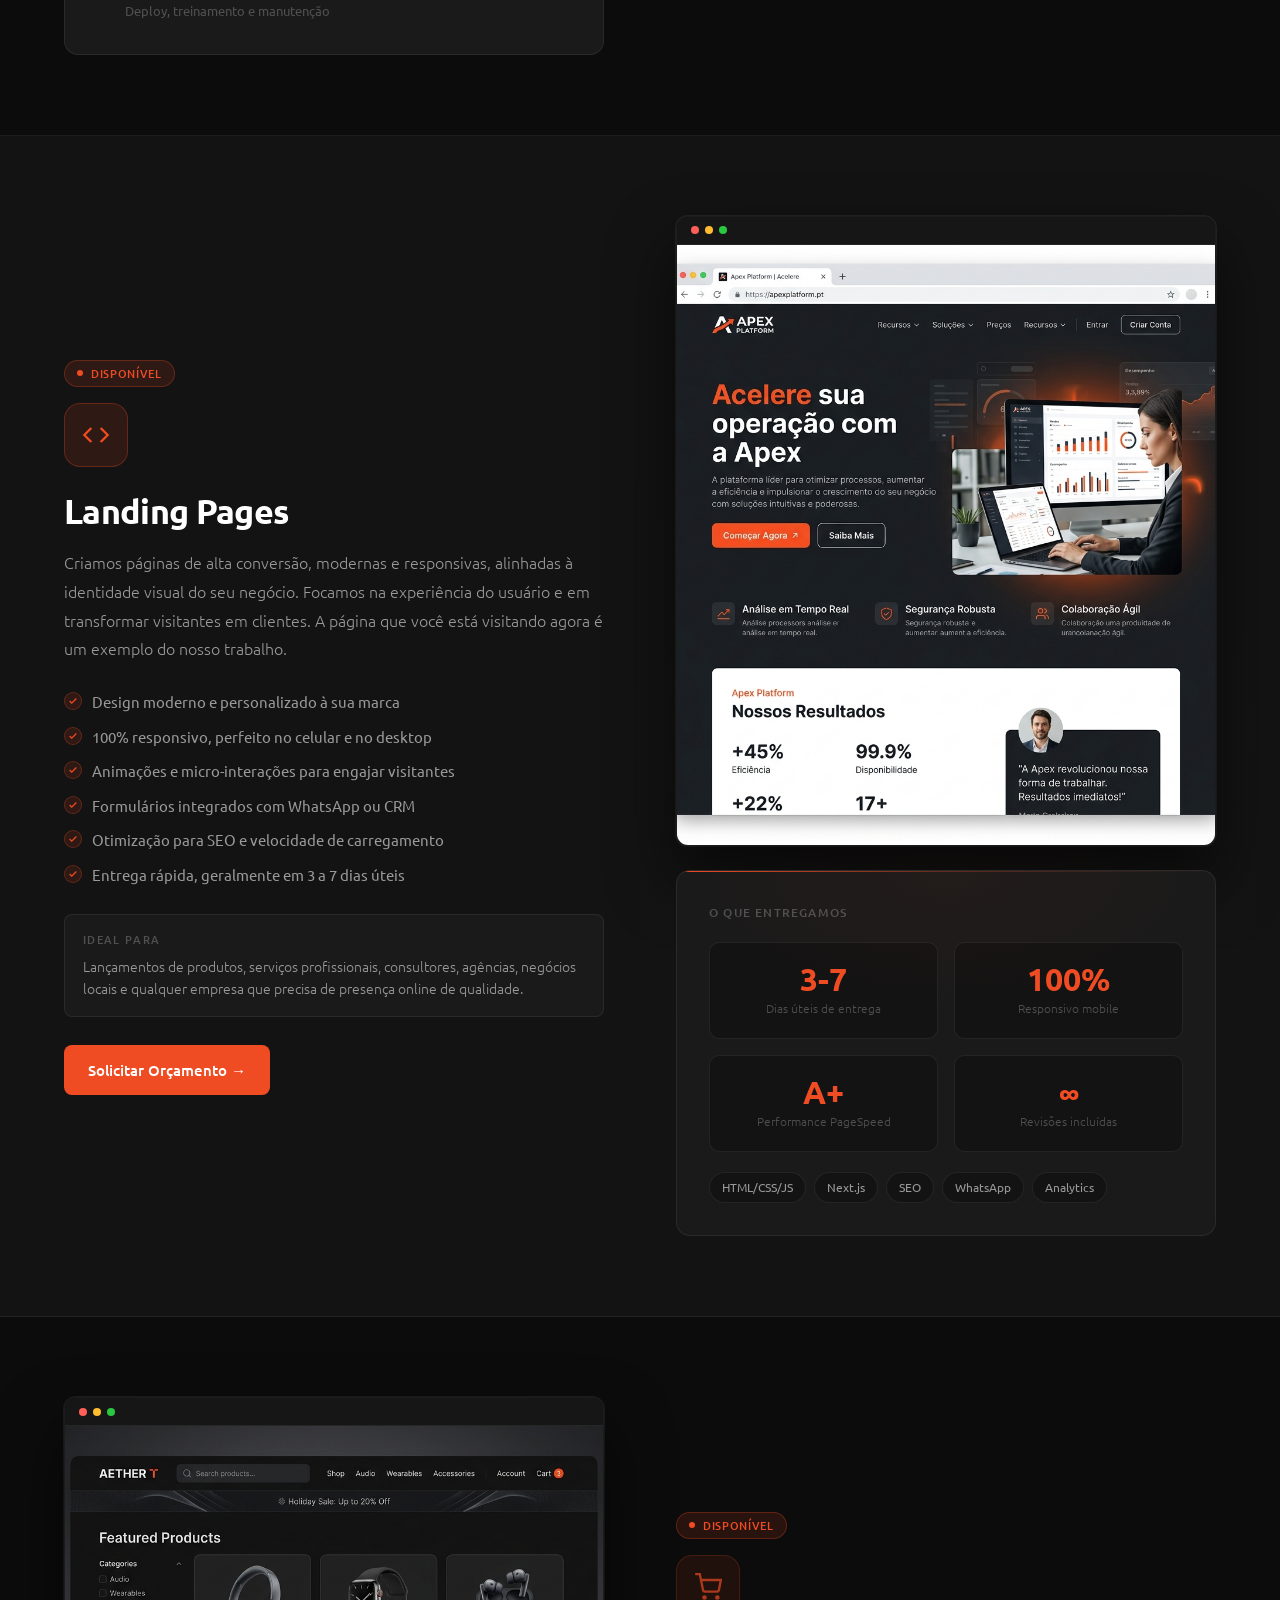
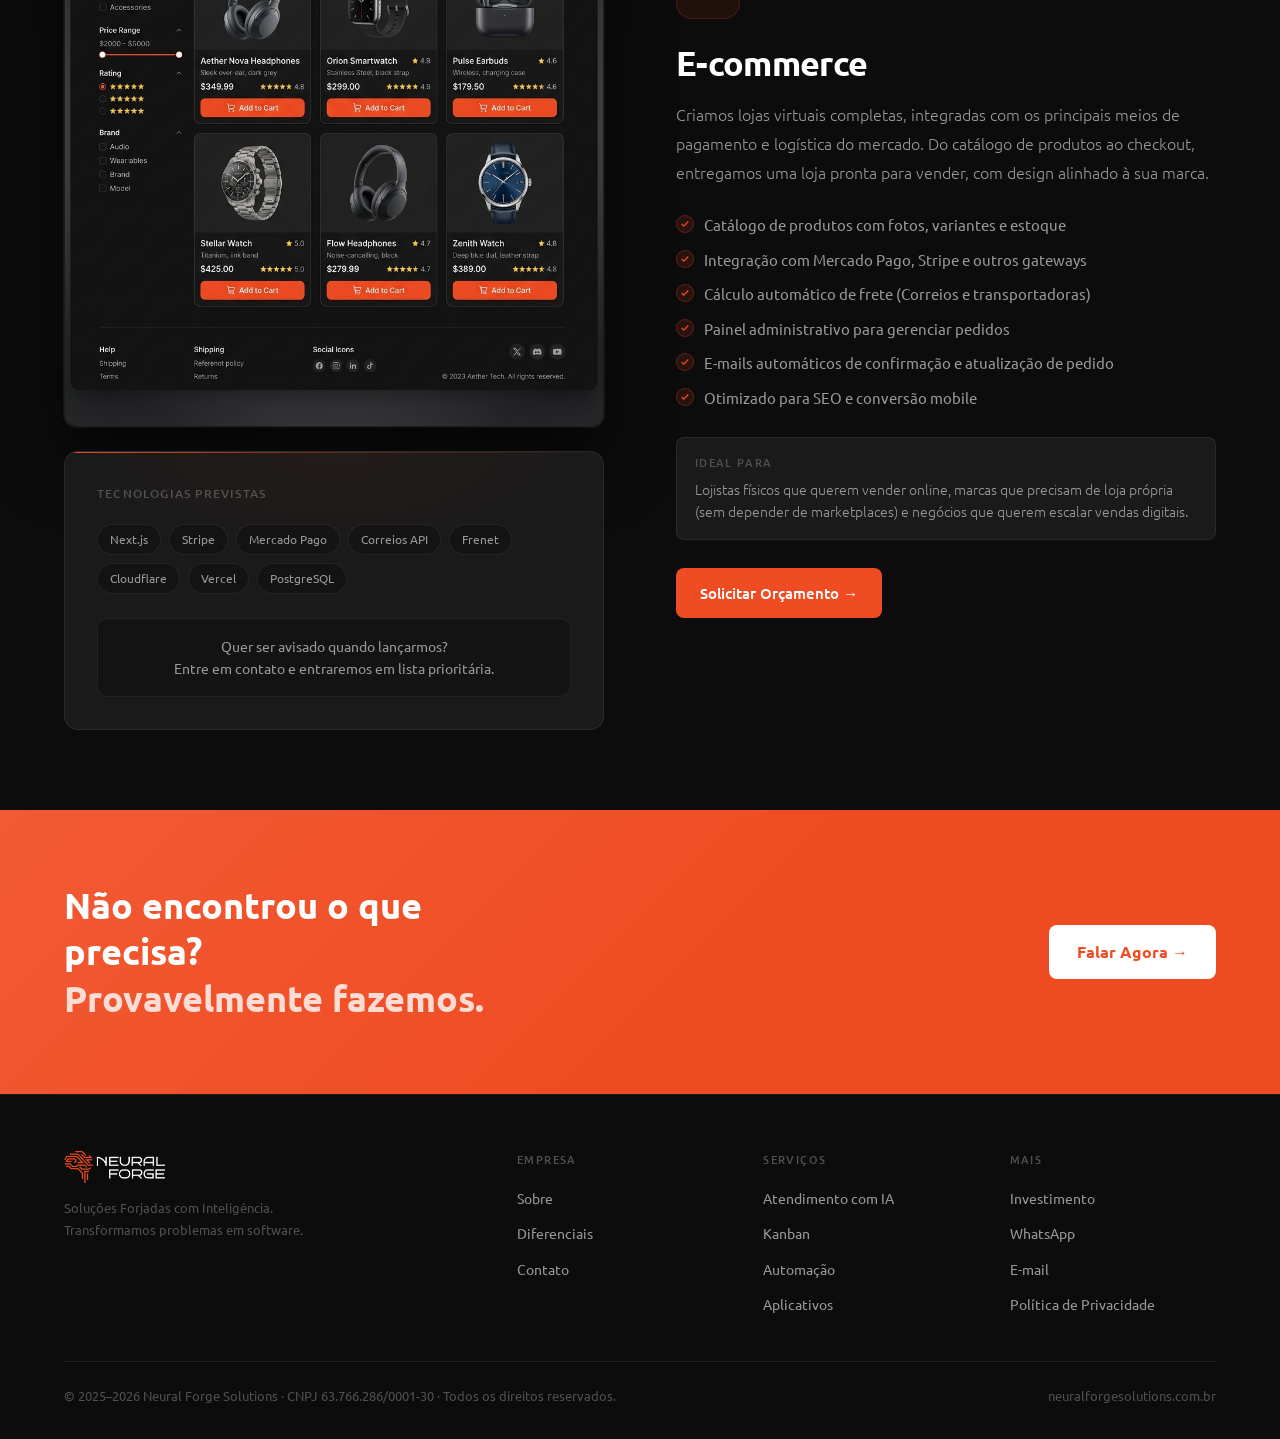
<file: servicos.html>
﻿<!DOCTYPE html>
<html lang="pt-BR">
<head>
  <meta charset="UTF-8" />
  <meta name="viewport" content="width=device-width, initial-scale=1.0" />
  <title>Serviços | Neural Forge</title>
  <meta name="description" content="Conheça todos os serviços da Neural Forge: atendimento com IA no WhatsApp, gestão de conversas em Kanban, automação de processos, aplicativos sob medida, landing pages e e-commerce." />
  <meta name="keywords" content="atendimento IA WhatsApp, kanban conversas, automação processos, desenvolvimento aplicativos, landing pages, e-commerce, ERP, CRM" />
  <meta name="robots" content="index, follow" />
  <meta name="theme-color" content="#0d0d0d" />
  <link rel="canonical" href="https://neuralforgesolutions.com.br/servicos.html" />

  <!-- Open Graph -->
  <meta property="og:type" content="website" />
  <meta property="og:locale" content="pt_BR" />
  <meta property="og:site_name" content="Neural Forge" />
  <meta property="og:url" content="https://neuralforgesolutions.com.br/servicos.html" />
  <meta property="og:title" content="Serviços | Neural Forge" />
  <meta property="og:description" content="Atendimento com IA, Kanban de conversas, automação, apps sob medida, landing pages e e-commerce. Para clínicas, lojas e negócios que querem escalar." />
  <meta property="og:image" content="https://neuralforgesolutions.com.br/assets/images/neural_forge_hero.png" />

  <!-- Twitter Card -->
  <meta name="twitter:card" content="summary_large_image" />
  <meta name="twitter:title" content="Serviços | Neural Forge" />
  <meta name="twitter:description" content="IA, automação, apps sob medida, landing pages e e-commerce." />
  <meta name="twitter:image" content="https://neuralforgesolutions.com.br/assets/images/neural_forge_hero.png" />

  <link rel="icon" type="image/svg+xml" href="assets/logos/favicon.svg" />
  <link rel="apple-touch-icon" href="assets/logos/logo-dark.png" />
  <link rel="manifest" href="manifest.json" />
  <link rel="stylesheet" href="assets/css/main.css" />
  <link rel="stylesheet" href="assets/css/servicos.css" />

  <!-- Schema.org / JSON-LD -->
  <script type="application/ld+json">
  {
    "@context": "https://schema.org",
    "@graph": [
      {
        "@type": "BreadcrumbList",
        "itemListElement": [
          { "@type": "ListItem", "position": 1, "name": "Início", "item": "https://neuralforgesolutions.com.br/" },
          { "@type": "ListItem", "position": 2, "name": "Serviços", "item": "https://neuralforgesolutions.com.br/servicos.html" }
        ]
      },
      {
        "@type": "Service",
        "@id": "https://neuralforgesolutions.com.br/servicos.html#ia",
        "name": "Atendimento Automatizado com IA",
        "serviceType": "Chatbot com IA no WhatsApp",
        "description": "Atendente inteligente no WhatsApp 24/7 com triagem, respostas automáticas e transferência para humano.",
        "provider": { "@id": "https://neuralforgesolutions.com.br/#organization" },
        "areaServed": { "@type": "Country", "name": "Brasil" }
      },
      {
        "@type": "Service",
        "@id": "https://neuralforgesolutions.com.br/servicos.html#kanban",
        "name": "Gestão de Conversas via WhatsApp (Kanban)",
        "serviceType": "Software de gestão de atendimento",
        "description": "Plataforma web que centraliza atendimentos do WhatsApp em interface Kanban com multiusuário, hierarquia e integração com CRMs.",
        "provider": { "@id": "https://neuralforgesolutions.com.br/#organization" }
      },
      {
        "@type": "Service",
        "@id": "https://neuralforgesolutions.com.br/servicos.html#automacao",
        "name": "Automação de Processos",
        "serviceType": "Automação de workflows e integrações",
        "description": "Mapeamento e automação de processos repetitivos: onboarding, contratos, notificações e integrações entre sistemas.",
        "provider": { "@id": "https://neuralforgesolutions.com.br/#organization" }
      },
      {
        "@type": "Service",
        "@id": "https://neuralforgesolutions.com.br/servicos.html#apps",
        "name": "Desenvolvimento de Aplicativos",
        "serviceType": "Desenvolvimento de software sob medida",
        "description": "Sistemas web e mobile sob medida: ERPs, CRMs, plataformas SaaS, dashboards e apps iOS/Android.",
        "provider": { "@id": "https://neuralforgesolutions.com.br/#organization" }
      },
      {
        "@type": "Service",
        "@id": "https://neuralforgesolutions.com.br/servicos.html#lp",
        "name": "Landing Pages",
        "serviceType": "Desenvolvimento de landing pages",
        "description": "Páginas de alta conversão, responsivas, otimizadas para SEO e integradas com WhatsApp/CRM.",
        "provider": { "@id": "https://neuralforgesolutions.com.br/#organization" }
      },
      {
        "@type": "Service",
        "@id": "https://neuralforgesolutions.com.br/servicos.html#ecommerce",
        "name": "E-commerce",
        "serviceType": "Desenvolvimento de loja virtual",
        "description": "Lojas virtuais completas com checkout, integração com gateways de pagamento e cálculo de frete.",
        "provider": { "@id": "https://neuralforgesolutions.com.br/#organization" }
      }
    ]
  }
  </script>
</head>
<body>

<a class="skip-link" href="#main">Pular para o conteúdo</a>

<!-- ── NAVBAR ── -->
<nav class="nav" id="nav">
  <div class="wrap">
    <div class="nav-inner">
      <a href="index.html" class="logo"><img src="assets/logos/logo-dark.png" alt="Neural Forge" width="160" height="36" decoding="async"></a>
      <ul class="nav-links" id="navLinks">
        <li><a href="index.html#inicio">Início</a></li>
        <li><a href="index.html#sobre">Sobre</a></li>
        <li><a href="index.html#solucoes">Soluções</a></li>
        <li><a href="servicos.html" class="active">Serviços</a></li>
        <li><a href="precos.html">Investimento</a></li>
        <li><a href="index.html#contato" class="nav-cta">Fale Conosco</a></li>
      </ul>
      <button class="hamburger" id="hamburger" aria-label="Menu">
        <svg width="22" height="22" fill="none" stroke="currentColor" stroke-width="2" stroke-linecap="round"><line x1="3" y1="6" x2="19" y2="6"/><line x1="3" y1="11" x2="19" y2="11"/><line x1="3" y1="16" x2="19" y2="16"/></svg>
      </button>
    </div>
  </div>
</nav>

<main id="main">

<!-- ── PAGE HERO ── -->
<div class="page-hero">
  <div class="wrap">
    <a href="index.html" class="back-link fi">
      <svg width="14" height="14" fill="none" stroke="currentColor" stroke-width="2" viewBox="0 0 24 24"><polyline points="15 18 9 12 15 6"/></svg>
      Ir para o Início
    </a>
    <div class="sec-label fi d1">O Que Fazemos</div>
    <h1 class="fi d2">Nossos <span class="grad">Serviços</span></h1>
    <p class="fi d3">Cada solução foi desenvolvida para resolver um problema real. Conheça em detalhes o que podemos fazer pelo seu negócio.</p>
  </div>
</div>

<!-- ══════════════════════════════════
     1 · ATENDIMENTO COM IA
══════════════════════════════════ -->
<section class="srv-section" id="ia">
  <div class="wrap">
    <div class="srv-grid">
      <div class="fi">
        <div class="srv-tag"><span style="width:6px;height:6px;background:var(--orange);border-radius:50%;flex-shrink:0"></span> Carro-chefe</div>
        <div class="srv-icon-lg">
          <svg width="28" height="28" viewBox="0 0 24 24" fill="none" stroke="currentColor" stroke-width="2"><path d="M21 15a2 2 0 0 1-2 2H7l-4 4V5a2 2 0 0 1 2-2h14a2 2 0 0 1 2 2z"/><path d="M8 10h8M8 14h5"/></svg>
        </div>
        <h2 class="srv-title">Atendimento Automatizado com IA</h2>
        <p class="srv-desc">Implante um atendente inteligente no seu WhatsApp que funciona 24h por dia, 7 dias por semana, sem intervenção humana para atendimentos de rotina. A IA faz triagem, responde dúvidas, coleta dados e encaminha os casos certos para o time humano.</p>
        <ul class="feat-list">
          <li><div class="feat-dot"><svg width="10" height="10" viewBox="0 0 24 24" fill="none" stroke="currentColor" stroke-width="3"><polyline points="20 6 9 17 4 12"/></svg></div>Triagem automática de mensagens e intenções do cliente</li>
          <li><div class="feat-dot"><svg width="10" height="10" viewBox="0 0 24 24" fill="none" stroke="currentColor" stroke-width="3"><polyline points="20 6 9 17 4 12"/></svg></div>Respostas personalizadas com base no seu negócio</li>
          <li><div class="feat-dot"><svg width="10" height="10" viewBox="0 0 24 24" fill="none" stroke="currentColor" stroke-width="3"><polyline points="20 6 9 17 4 12"/></svg></div>Fluxos de conversa configuráveis para agendamento, vendas e suporte</li>
          <li><div class="feat-dot"><svg width="10" height="10" viewBox="0 0 24 24" fill="none" stroke="currentColor" stroke-width="3"><polyline points="20 6 9 17 4 12"/></svg></div>Transferência inteligente para atendente humano quando necessário</li>
          <li><div class="feat-dot"><svg width="10" height="10" viewBox="0 0 24 24" fill="none" stroke="currentColor" stroke-width="3"><polyline points="20 6 9 17 4 12"/></svg></div>Relatórios e histórico completo de atendimentos</li>
          <li><div class="feat-dot"><svg width="10" height="10" viewBox="0 0 24 24" fill="none" stroke="currentColor" stroke-width="3"><polyline points="20 6 9 17 4 12"/></svg></div>Integração com CRMs e sistemas existentes</li>
        </ul>
        <div class="for-whom">
          <div class="for-whom-lbl">Ideal para</div>
          <p>Clínicas, consultórios veterinários, salões, escritórios, lojas e qualquer negócio com alto volume de mensagens diárias no WhatsApp.</p>
        </div>
        <a href="https://wa.me/5571993866628?text=Olá%2C%20tenho%20interesse%20em%20Atendimento%20com%20IA" class="btn btn-primary">Solicitar Orçamento →</a>
      </div>
      <div class="fi d2 srv-visual">
        <div class="device-frame">
          <div class="device-header">
            <div class="device-dot red"></div>
            <div class="device-dot yellow"></div>
            <div class="device-dot green"></div>
          </div>
          <div class="device-content">
            <img src="assets/images/neural_chat_ui_vet.png" alt="Tela de atendimento com IA no WhatsApp" width="800" height="600" loading="lazy" decoding="async">
          </div>
        </div>
        <div class="srv-card-vis">
          <div style="font-size:12px;color:var(--text-3);text-transform:uppercase;letter-spacing:.1em;margin-bottom:20px;font-weight:500;">Impacto Esperado</div>
          <div class="metric-grid">
            <div class="metric"><div class="metric-val">24h</div><div class="metric-lbl">Atendimento contínuo</div></div>
            <div class="metric"><div class="metric-val">80%</div><div class="metric-lbl">Redução em atend. manuais</div></div>
            <div class="metric"><div class="metric-val">&lt;10s</div><div class="metric-lbl">Tempo de 1ª resposta</div></div>
            <div class="metric"><div class="metric-val">∞</div><div class="metric-lbl">Atendimentos simultâneos</div></div>
          </div>
          <div class="chip-row">
            <span class="chip">WhatsApp Business API</span>
            <span class="chip">Integração CRM</span>
            <span class="chip">IA personalizada</span>
            <span class="chip">Relatórios</span>
          </div>
        </div>
      </div>
    </div>
  </div>
</section>

<!-- ══════════════════════════════════
     2 · GESTÃO DE CONVERSAS (KANBAN)
══════════════════════════════════ -->
<section class="srv-section" id="kanban">
  <div class="wrap">
    <div class="srv-grid reverse">
      <div class="fi">
        <div class="srv-tag"><span style="width:6px;height:6px;background:var(--orange);border-radius:50%;flex-shrink:0"></span> Em Uso</div>
        <div class="srv-icon-lg">
          <svg width="28" height="28" viewBox="0 0 24 24" fill="none" stroke="currentColor" stroke-width="2"><rect x="2" y="3" width="6" height="6" rx="1"/><rect x="9" y="3" width="6" height="6" rx="1"/><rect x="16" y="3" width="6" height="6" rx="1"/><rect x="2" y="10" width="6" height="11" rx="1"/><rect x="9" y="10" width="6" height="5" rx="1"/><rect x="16" y="10" width="6" height="11" rx="1"/></svg>
        </div>
        <h2 class="srv-title">Gestão de Conversas via WhatsApp (Kanban)</h2>
        <p class="srv-desc">Uma plataforma web que centraliza todos os atendimentos do WhatsApp em uma interface visual estilo Kanban. Cada conversa vira um card que pode ser movido entre etapas como "Novo contato", "Em atendimento", "Aguardando retorno" e "Concluído".</p>
        <ul class="feat-list">
          <li><div class="feat-dot"><svg width="10" height="10" viewBox="0 0 24 24" fill="none" stroke="currentColor" stroke-width="3"><polyline points="20 6 9 17 4 12"/></svg></div>Acesso multiusuário, cada agente com login próprio</li>
          <li><div class="feat-dot"><svg width="10" height="10" viewBox="0 0 24 24" fill="none" stroke="currentColor" stroke-width="3"><polyline points="20 6 9 17 4 12"/></svg></div>Hierarquia de acessos: supervisores, atendentes e administradores</li>
          <li><div class="feat-dot"><svg width="10" height="10" viewBox="0 0 24 24" fill="none" stroke="currentColor" stroke-width="3"><polyline points="20 6 9 17 4 12"/></svg></div>Visualização Kanban com arraste de conversas entre colunas</li>
          <li><div class="feat-dot"><svg width="10" height="10" viewBox="0 0 24 24" fill="none" stroke="currentColor" stroke-width="3"><polyline points="20 6 9 17 4 12"/></svg></div>Funciona como um WhatsApp Web paralelo, sem alterar o app original</li>
          <li><div class="feat-dot"><svg width="10" height="10" viewBox="0 0 24 24" fill="none" stroke="currentColor" stroke-width="3"><polyline points="20 6 9 17 4 12"/></svg></div>Integração com CRMs (HubSpot, RD Station e outros)</li>
          <li><div class="feat-dot"><svg width="10" height="10" viewBox="0 0 24 24" fill="none" stroke="currentColor" stroke-width="3"><polyline points="20 6 9 17 4 12"/></svg></div>Pode incluir atendimento automatizado com IA no mesmo fluxo</li>
        </ul>
        <div class="for-whom">
          <div class="for-whom-lbl">Ideal para</div>
          <p>Equipes comerciais, clínicas com recepcionistas, imobiliárias, agências e empresas que gerenciam muitos atendimentos pelo WhatsApp com mais de uma pessoa.</p>
        </div>
        <a href="https://wa.me/5571993866628?text=Olá%2C%20tenho%20interesse%20no%20Kanban%20de%20Conversas" class="btn btn-primary">Solicitar Orçamento →</a>
      </div>
      <div class="fi d2 srv-visual">
        <div class="device-frame">
          <div class="device-header">
            <div class="device-dot red"></div>
            <div class="device-dot yellow"></div>
            <div class="device-dot green"></div>
          </div>
          <div class="device-content">
            <img src="assets/images/kanban_fictitious.png" alt="Painel Kanban de gestão de conversas WhatsApp" style="object-position: left top;" width="800" height="600" loading="lazy" decoding="async">
          </div>
        </div>
        <div class="srv-card-vis">
          <div style="font-size:12px;color:var(--text-3);text-transform:uppercase;letter-spacing:.1em;margin-bottom:20px;font-weight:500;">Funcionalidades</div>
          <div style="display:flex;flex-direction:column;gap:10px;">
            <div style="background:var(--bg-card);border:1px solid var(--border);border-radius:8px;padding:14px 16px;font-size:14px;color:var(--text-2);">📥 <strong style="color:var(--text)">Novos contatos:</strong> triagem automática</div>
            <div style="background:var(--bg-card);border:1px solid var(--border);border-radius:8px;padding:14px 16px;font-size:14px;color:var(--text-2);">💬 <strong style="color:var(--text)">Em atendimento:</strong> conversas ativas</div>
            <div style="background:var(--bg-card);border:1px solid var(--orange-border);border-radius:8px;padding:14px 16px;font-size:14px;color:var(--text-2);">⏳ <strong style="color:var(--text)">Aguardando:</strong> follow-up pendente</div>
            <div style="background:var(--bg-card);border:1px solid var(--border);border-radius:8px;padding:14px 16px;font-size:14px;color:var(--text-2);">✅ <strong style="color:var(--text)">Concluído:</strong> histórico completo</div>
          </div>
          <div class="chip-row">
            <span class="chip">Multi-agente</span><span class="chip">Hierarquia</span>
            <span class="chip">CRM</span><span class="chip">IA integrada</span>
          </div>
        </div>
      </div>
    </div>
  </div>
</section>

<!-- ══════════════════════════════════
     3 · AUTOMAÇÃO DE PROCESSOS
══════════════════════════════════ -->
<section class="srv-section" id="automacao">
  <div class="wrap">
    <div class="srv-grid">
      <div class="fi">
        <div class="srv-tag"><span style="width:6px;height:6px;background:var(--orange);border-radius:50%;flex-shrink:0"></span> Popular</div>
        <div class="srv-icon-lg">
          <svg width="28" height="28" viewBox="0 0 24 24" fill="none" stroke="currentColor" stroke-width="2"><polyline points="17 1 21 5 17 9"/><path d="M3 11V9a4 4 0 0 1 4-4h14"/><polyline points="7 23 3 19 7 15"/><path d="M21 13v2a4 4 0 0 1-4 4H3"/></svg>
        </div>
        <h2 class="srv-title">Automação de Processos</h2>
        <p class="srv-desc">Mapeamos os processos repetitivos do seu negócio e criamos fluxos automatizados que funcionam 24h por dia, sem erro humano e sem custo de mão de obra adicional. Se você faz a mesma coisa todo dia, dá para automatizar.</p>
        <ul class="feat-list">
          <li><div class="feat-dot"><svg width="10" height="10" viewBox="0 0 24 24" fill="none" stroke="currentColor" stroke-width="3"><polyline points="20 6 9 17 4 12"/></svg></div>Onboarding automatizado de clientes</li>
          <li><div class="feat-dot"><svg width="10" height="10" viewBox="0 0 24 24" fill="none" stroke="currentColor" stroke-width="3"><polyline points="20 6 9 17 4 12"/></svg></div>Geração automática de contratos e documentos</li>
          <li><div class="feat-dot"><svg width="10" height="10" viewBox="0 0 24 24" fill="none" stroke="currentColor" stroke-width="3"><polyline points="20 6 9 17 4 12"/></svg></div>Notificações automáticas por e-mail ou WhatsApp</li>
          <li><div class="feat-dot"><svg width="10" height="10" viewBox="0 0 24 24" fill="none" stroke="currentColor" stroke-width="3"><polyline points="20 6 9 17 4 12"/></svg></div>Preenchimento automático de planilhas e formulários</li>
          <li><div class="feat-dot"><svg width="10" height="10" viewBox="0 0 24 24" fill="none" stroke="currentColor" stroke-width="3"><polyline points="20 6 9 17 4 12"/></svg></div>Lembretes de tarefas e alertas de prazo</li>
          <li><div class="feat-dot"><svg width="10" height="10" viewBox="0 0 24 24" fill="none" stroke="currentColor" stroke-width="3"><polyline points="20 6 9 17 4 12"/></svg></div>Integrações entre sistemas (CRM, ERP, planilhas, APIs)</li>
        </ul>
        <div class="for-whom">
          <div class="for-whom-lbl">Ideal para</div>
          <p>Qualquer negócio com tarefas manuais e repetitivas: escritórios, escolas, clínicas, e-commerce, imobiliárias, agências e prestadores de serviço.</p>
        </div>
        <a href="https://wa.me/5571993866628?text=Olá%2C%20quero%20automatizar%20processos%20no%20meu%20negócio" class="btn btn-primary">Solicitar Orçamento →</a>
      </div>
      <div class="fi d2 srv-visual">
        <div class="device-frame">
          <div class="device-header">
            <div class="device-dot red"></div>
            <div class="device-dot yellow"></div>
            <div class="device-dot green"></div>
          </div>
          <div class="device-content">
            <svg xmlns="http://www.w3.org/2000/svg" viewBox="0 0 900 600" style="width:100%;height:auto;display:block" aria-label="Diagrama de automação de processos" role="img">
              <defs>
                <pattern id="fb2s-dots" width="28" height="28" patternUnits="userSpaceOnUse"><circle cx="14" cy="14" r="0.7" fill="rgba(255,255,255,0.055)"/></pattern>
                <filter id="fb2s-glow" x="-60%" y="-60%" width="220%" height="220%"><feGaussianBlur stdDeviation="5" result="b"/><feMerge><feMergeNode in="b"/><feMergeNode in="SourceGraphic"/></feMerge></filter>
                <filter id="fb2s-glsm" x="-40%" y="-40%" width="180%" height="180%"><feGaussianBlur stdDeviation="3" result="b"/><feMerge><feMergeNode in="b"/><feMergeNode in="SourceGraphic"/></feMerge></filter>
              </defs>
              <rect width="900" height="600" fill="#0d0d0d"/>
              <rect width="900" height="600" fill="url(#fb2s-dots)"/>
              <circle cx="366" cy="264" r="130" fill="rgba(232,93,4,0.04)"/>
              <!-- STATUS BAR -->
              <rect x="16" y="16" width="868" height="34" rx="7" fill="#161616" stroke="rgba(255,255,255,0.06)" stroke-width="1"/>
              <circle cx="36" cy="33" r="5" fill="#27c93f"/>
              <circle cx="36" cy="33" r="5" fill="rgba(39,201,62,0.0)"><animate attributeName="r" values="5;13;5" dur="2s" repeatCount="indefinite"/><animate attributeName="opacity" values="0.4;0;0.4" dur="2s" repeatCount="indefinite"/></circle>
              <text x="50" y="37" font-family="system-ui,sans-serif" font-size="11" fill="rgba(255,255,255,0.5)" letter-spacing="0.05em">AUTOMAÇÃO ATIVA</text>
              <text x="164" y="37" font-family="system-ui,sans-serif" font-size="11" fill="rgba(255,255,255,0.2)"> · Lead recebido → 4 sistemas atualizados em 0.3s</text>
              <rect x="736" y="23" width="136" height="20" rx="4" fill="rgba(232,93,4,0.1)" stroke="rgba(232,93,4,0.22)" stroke-width="0.8"/>
              <text x="804" y="37" text-anchor="middle" font-family="system-ui,sans-serif" font-size="10" fill="#e85d04" font-weight="600" letter-spacing="0.04em">47 leads hoje</text>
              <!-- TRIGGER -->
              <rect x="16" y="230" width="188" height="68" rx="10" fill="#161616" stroke="rgba(232,93,4,0.45)" stroke-width="1.2"/>
              <rect x="16" y="230" width="4" height="68" rx="2" fill="#e85d04"/>
              <circle cx="14" cy="264" r="6" fill="#e85d04" filter="url(#fb2s-glow)"><animate attributeName="opacity" values="1;0.3;1" dur="1.5s" repeatCount="indefinite"/></circle>
              <rect x="26" y="241" width="40" height="40" rx="9" fill="rgba(232,93,4,0.12)"/>
              <rect x="33" y="248" width="26" height="26" rx="3.5" fill="none" stroke="#e85d04" stroke-width="1.5"/>
              <line x1="37" y1="254" x2="55" y2="254" stroke="#e85d04" stroke-width="1.2" stroke-linecap="round"/>
              <line x1="37" y1="260" x2="55" y2="260" stroke="#e85d04" stroke-width="1.2" stroke-linecap="round" opacity="0.55"/>
              <line x1="37" y1="266" x2="48" y2="266" stroke="#e85d04" stroke-width="1.2" stroke-linecap="round" opacity="0.3"/>
              <text x="74" y="248" font-family="system-ui,sans-serif" font-size="9" fill="rgba(255,255,255,0.3)" letter-spacing="0.1em">GATILHO</text>
              <text x="74" y="265" font-family="system-ui,sans-serif" font-size="13" fill="#ffffff" font-weight="700">Lead chega</text>
              <text x="74" y="283" font-family="system-ui,sans-serif" font-size="11" fill="rgba(255,255,255,0.3)">Form / WhatsApp</text>
              <circle cx="204" cy="264" r="5" fill="#e85d04" filter="url(#fb2s-glsm)"/>
              <!-- CONN trigger → hub -->
              <path d="M209,264 L284,264" stroke="rgba(232,93,4,0.45)" stroke-width="2" fill="none"/>
              <path d="M278,259 L287,264 L278,269" stroke="#e85d04" stroke-width="1.5" fill="none" stroke-linecap="round" stroke-linejoin="round"/>
              <circle r="3.5" fill="#e85d04"><animateMotion path="M209,264 L287,264" dur="1.2s" repeatCount="indefinite"/><animate attributeName="opacity" values="0;1;0" dur="1.2s" repeatCount="indefinite"/></circle>
              <!-- HUB -->
              <rect x="292" y="208" width="148" height="112" rx="12" fill="#181818" stroke="rgba(232,93,4,0.35)" stroke-width="1.5"/>
              <rect x="292" y="208" width="148" height="112" rx="12" fill="rgba(232,93,4,0.035)"/>
              <rect x="292" y="208" width="148" height="4" rx="2" fill="#e85d04" opacity="0.65"/>
              <path d="M366,226 L356,252 L364,252 L358,272 L376,244 L366,244 Z" fill="#e85d04" opacity="0.85" filter="url(#fb2s-glsm)"/>
              <text x="366" y="287" text-anchor="middle" font-family="system-ui,sans-serif" font-size="9" fill="rgba(255,255,255,0.28)" letter-spacing="0.1em">MOTOR</text>
              <text x="366" y="304" text-anchor="middle" font-family="system-ui,sans-serif" font-size="12" fill="#ffffff" font-weight="700">Automação</text>
              <text x="366" y="318" text-anchor="middle" font-family="system-ui,sans-serif" font-size="10" fill="rgba(232,93,4,0.65)">● processando</text>
              <circle cx="440" cy="264" r="5" fill="rgba(232,93,4,0.4)"/>
              <!-- FAN-OUT CONNECTIONS -->
              <path d="M445,264 C485,264 500,171 540,171" stroke="rgba(255,255,255,0.1)" stroke-width="1.5" fill="none"/>
              <path d="M534,166 L543,171 L534,176" stroke="rgba(255,255,255,0.15)" stroke-width="1.2" fill="none" stroke-linecap="round" stroke-linejoin="round"/>
              <path d="M445,264 C485,264 500,233 540,233" stroke="rgba(255,255,255,0.1)" stroke-width="1.5" fill="none"/>
              <path d="M534,228 L543,233 L534,238" stroke="rgba(255,255,255,0.15)" stroke-width="1.2" fill="none" stroke-linecap="round" stroke-linejoin="round"/>
              <path d="M445,264 C485,264 500,295 540,295" stroke="rgba(255,255,255,0.1)" stroke-width="1.5" fill="none"/>
              <path d="M534,290 L543,295 L534,300" stroke="rgba(255,255,255,0.15)" stroke-width="1.2" fill="none" stroke-linecap="round" stroke-linejoin="round"/>
              <path d="M445,264 C485,264 500,357 540,357" stroke="rgba(255,255,255,0.1)" stroke-width="1.5" fill="none"/>
              <path d="M534,352 L543,357 L534,362" stroke="rgba(255,255,255,0.15)" stroke-width="1.2" fill="none" stroke-linecap="round" stroke-linejoin="round"/>
              <!-- OUTPUT 1 — CRM -->
              <rect x="548" y="146" width="196" height="50" rx="9" fill="#161616" stroke="rgba(14,165,233,0.25)" stroke-width="1"/>
              <rect x="548" y="146" width="3" height="50" rx="1.5" fill="#0ea5e9"/>
              <text x="560" y="165" font-family="system-ui,sans-serif" font-size="9" fill="rgba(255,255,255,0.3)" letter-spacing="0.08em">BANCO DE DADOS</text>
              <text x="560" y="184" font-family="system-ui,sans-serif" font-size="12" fill="#ffffff" font-weight="600">CRM atualizado</text>
              <circle cx="728" cy="171" r="9" fill="rgba(14,165,233,0.1)" stroke="rgba(14,165,233,0.3)" stroke-width="1"/>
              <polyline points="723,171 727,175 733,166" stroke="#0ea5e9" stroke-width="1.5" fill="none" stroke-linecap="round" stroke-linejoin="round"/>
              <!-- OUTPUT 2 — Planilha -->
              <rect x="548" y="208" width="196" height="50" rx="9" fill="#161616" stroke="rgba(34,197,94,0.25)" stroke-width="1"/>
              <rect x="548" y="208" width="3" height="50" rx="1.5" fill="#22c55e"/>
              <text x="560" y="227" font-family="system-ui,sans-serif" font-size="9" fill="rgba(255,255,255,0.3)" letter-spacing="0.08em">PLANILHA</text>
              <text x="560" y="246" font-family="system-ui,sans-serif" font-size="12" fill="#ffffff" font-weight="600">Planilha atualizada</text>
              <circle cx="728" cy="233" r="9" fill="rgba(34,197,94,0.1)" stroke="rgba(34,197,94,0.3)" stroke-width="1"/>
              <polyline points="723,233 727,237 733,228" stroke="#22c55e" stroke-width="1.5" fill="none" stroke-linecap="round" stroke-linejoin="round"/>
              <!-- OUTPUT 3 — Gerente -->
              <rect x="548" y="270" width="196" height="50" rx="9" fill="#161616" stroke="rgba(168,85,247,0.25)" stroke-width="1"/>
              <rect x="548" y="270" width="3" height="50" rx="1.5" fill="#a855f7"/>
              <text x="560" y="289" font-family="system-ui,sans-serif" font-size="9" fill="rgba(255,255,255,0.3)" letter-spacing="0.08em">NOTIFICAÇÃO</text>
              <text x="560" y="308" font-family="system-ui,sans-serif" font-size="12" fill="#ffffff" font-weight="600">Gerente notificado</text>
              <circle cx="728" cy="295" r="9" fill="rgba(168,85,247,0.1)" stroke="rgba(168,85,247,0.3)" stroke-width="1"/>
              <polyline points="723,295 727,299 733,290" stroke="#a855f7" stroke-width="1.5" fill="none" stroke-linecap="round" stroke-linejoin="round"/>
              <!-- OUTPUT 4 — Proposta -->
              <rect x="548" y="332" width="196" height="50" rx="9" fill="#161616" stroke="rgba(232,93,4,0.25)" stroke-width="1"/>
              <rect x="548" y="332" width="3" height="50" rx="1.5" fill="#e85d04"/>
              <text x="560" y="351" font-family="system-ui,sans-serif" font-size="9" fill="rgba(255,255,255,0.3)" letter-spacing="0.08em">E-MAIL / WHATSAPP</text>
              <text x="560" y="370" font-family="system-ui,sans-serif" font-size="12" fill="#ffffff" font-weight="600">Proposta enviada</text>
              <circle cx="728" cy="357" r="9" fill="rgba(232,93,4,0.1)" stroke="rgba(232,93,4,0.3)" stroke-width="1"/>
              <polyline points="723,357 727,361 733,352" stroke="#e85d04" stroke-width="1.5" fill="none" stroke-linecap="round" stroke-linejoin="round"/>
              <!-- BOTTOM STATS -->
              <rect x="16" y="430" width="280" height="56" rx="8" fill="#131313" stroke="rgba(255,255,255,0.04)" stroke-width="1"/>
              <text x="30" y="450" font-family="system-ui,sans-serif" font-size="9" fill="rgba(255,255,255,0.28)" letter-spacing="0.1em">ÚLTIMO LEAD</text>
              <circle cx="30" cy="472" r="3.5" fill="#27c93f"/>
              <text x="40" y="476" font-family="system-ui,sans-serif" font-size="11" fill="rgba(255,255,255,0.38)">Carlos M. → 4 ações em 0.3s · 14:47</text>
              <rect x="308" y="430" width="576" height="56" rx="8" fill="#131313" stroke="rgba(255,255,255,0.04)" stroke-width="1"/>
              <text x="322" y="450" font-family="system-ui,sans-serif" font-size="9" fill="rgba(255,255,255,0.28)" letter-spacing="0.1em">ANTES vs. DEPOIS</text>
              <text x="322" y="472" font-family="system-ui,sans-serif" font-size="11" fill="rgba(255,255,255,0.18)">Manual: ~45 min por lead</text>
              <text x="490" y="472" font-family="system-ui,sans-serif" font-size="11" fill="rgba(232,93,4,0.7)" font-weight="600">Automatizado: 0.3s</text>
              <!-- FOOTER -->
              <rect x="16" y="504" width="868" height="34" rx="7" fill="#111" stroke="rgba(232,93,4,0.08)" stroke-width="1"/>
              <text x="450" y="526" text-anchor="middle" font-family="system-ui,sans-serif" font-size="11" fill="rgba(255,255,255,0.18)" letter-spacing="0.1em">UM LEAD ENTRA · 4 SISTEMAS ATUALIZADOS SIMULTANEAMENTE · ZERO CÓPIA MANUAL</text>
            </svg>
          </div>
        </div>
        <div class="srv-card-vis">
          <div style="font-size:12px;color:var(--text-3);text-transform:uppercase;letter-spacing:.1em;margin-bottom:20px;font-weight:500;">Exemplo de Fluxo</div>
          <div style="display:flex;flex-direction:column;gap:12px;">
            <div style="display:flex;align-items:flex-start;gap:12px;font-size:14px;color:var(--text-2);"><span style="color:var(--orange);font-size:18px;flex-shrink:0;margin-top:-2px">→</span><span><strong style="color:var(--text)">Cliente preenche form</strong> → contrato gerado automaticamente e enviado por e-mail</span></div>
            <div style="display:flex;align-items:flex-start;gap:12px;font-size:14px;color:var(--text-2);"><span style="color:var(--orange);font-size:18px;flex-shrink:0;margin-top:-2px">→</span><span><strong style="color:var(--text)">Pagamento confirmado</strong> → pasta criada, acesso liberado, boas-vindas enviadas</span></div>
            <div style="display:flex;align-items:flex-start;gap:12px;font-size:14px;color:var(--text-2);"><span style="color:var(--orange);font-size:18px;flex-shrink:0;margin-top:-2px">→</span><span><strong style="color:var(--text)">Consulta agendada</strong> → lembrete automático 24h antes pelo WhatsApp</span></div>
            <div style="display:flex;align-items:flex-start;gap:12px;font-size:14px;color:var(--text-2);"><span style="color:var(--orange);font-size:18px;flex-shrink:0;margin-top:-2px">→</span><span><strong style="color:var(--text)">Lead novo no CRM</strong> → planilha atualizada e gerente notificado</span></div>
          </div>
        </div>
      </div>
    </div>
  </div>
</section>

<!-- ══════════════════════════════════
     4 · DESENVOLVIMENTO DE APPS
══════════════════════════════════ -->
<section class="srv-section" id="apps">
  <div class="wrap">
    <div class="srv-grid reverse">
      <div class="fi">
        <div class="srv-tag"><span style="width:6px;height:6px;background:var(--orange);border-radius:50%;flex-shrink:0"></span> Sob Medida</div>
        <div class="srv-icon-lg">
          <svg width="28" height="28" viewBox="0 0 24 24" fill="none" stroke="currentColor" stroke-width="2"><rect x="2" y="3" width="20" height="14" rx="2"/><line x1="8" y1="21" x2="16" y2="21"/><line x1="12" y1="17" x2="12" y2="21"/></svg>
        </div>
        <h2 class="srv-title">Desenvolvimento de Aplicativos</h2>
        <p class="srv-desc">Criamos sistemas e aplicativos web e mobile do zero, adaptados exatamente à sua necessidade. Seja um sistema de gestão interno, uma plataforma para seus clientes ou um produto digital novo. Desenvolvemos com qualidade e atenção ao detalhe.</p>
        <ul class="feat-list">
          <li><div class="feat-dot"><svg width="10" height="10" viewBox="0 0 24 24" fill="none" stroke="currentColor" stroke-width="3"><polyline points="20 6 9 17 4 12"/></svg></div>Sistemas de gestão personalizados (ERP, CRM, controle interno)</li>
          <li><div class="feat-dot"><svg width="10" height="10" viewBox="0 0 24 24" fill="none" stroke="currentColor" stroke-width="3"><polyline points="20 6 9 17 4 12"/></svg></div>Plataformas SaaS e produtos digitais</li>
          <li><div class="feat-dot"><svg width="10" height="10" viewBox="0 0 24 24" fill="none" stroke="currentColor" stroke-width="3"><polyline points="20 6 9 17 4 12"/></svg></div>Apps mobile (iOS e Android)</li>
          <li><div class="feat-dot"><svg width="10" height="10" viewBox="0 0 24 24" fill="none" stroke="currentColor" stroke-width="3"><polyline points="20 6 9 17 4 12"/></svg></div>Integrações com APIs e sistemas externos</li>
          <li><div class="feat-dot"><svg width="10" height="10" viewBox="0 0 24 24" fill="none" stroke="currentColor" stroke-width="3"><polyline points="20 6 9 17 4 12"/></svg></div>Painéis administrativos e dashboards</li>
          <li><div class="feat-dot"><svg width="10" height="10" viewBox="0 0 24 24" fill="none" stroke="currentColor" stroke-width="3"><polyline points="20 6 9 17 4 12"/></svg></div>Manutenção e evolução contínua do produto</li>
        </ul>
        <div class="for-whom">
          <div class="for-whom-lbl">Ideal para</div>
          <p>Empresas que precisam de um sistema que não existe no mercado, empreendedores com ideia de produto digital ou negócios que precisam substituir processos manuais por um sistema próprio.</p>
        </div>
        <a href="https://wa.me/5571993866628?text=Olá%2C%20preciso%20desenvolver%20um%20aplicativo" class="btn btn-primary">Solicitar Orçamento →</a>
      </div>
      <div class="fi d2 srv-visual">
        <div class="device-frame">
          <div class="device-header">
            <div class="device-dot red"></div>
            <div class="device-dot yellow"></div>
            <div class="device-dot green"></div>
          </div>
          <div class="device-content">
            <img src="assets/images/app_dashboard_mockup.png" alt="Mockup de dashboard de aplicativo sob medida" width="800" height="600" loading="lazy" decoding="async">
          </div>
        </div>
        <div class="srv-card-vis">
          <div style="font-size:12px;color:var(--text-3);text-transform:uppercase;letter-spacing:.1em;margin-bottom:20px;font-weight:500;">Processo de Desenvolvimento</div>
          <div style="display:flex;flex-direction:column;gap:0;">
            <div style="display:flex;gap:16px;padding-bottom:20px;border-left:2px solid var(--orange-border);margin-left:8px;padding-left:20px;position:relative;"><div style="position:absolute;left:-5px;top:0;width:10px;height:10px;background:var(--orange);border-radius:50%;"></div><div><strong style="font-size:14px;">1. Diagnóstico</strong><p style="font-size:13px;color:var(--text-3);margin-top:2px;">Entendemos sua necessidade real</p></div></div>
            <div style="display:flex;gap:16px;padding-bottom:20px;border-left:2px solid var(--orange-border);margin-left:8px;padding-left:20px;position:relative;"><div style="position:absolute;left:-5px;top:0;width:10px;height:10px;background:var(--orange);border-radius:50%;"></div><div><strong style="font-size:14px;">2. Proposta</strong><p style="font-size:13px;color:var(--text-3);margin-top:2px;">Escopo, prazo e investimento</p></div></div>
            <div style="display:flex;gap:16px;padding-bottom:20px;border-left:2px solid var(--orange-border);margin-left:8px;padding-left:20px;position:relative;"><div style="position:absolute;left:-5px;top:0;width:10px;height:10px;background:var(--orange);border-radius:50%;"></div><div><strong style="font-size:14px;">3. Desenvolvimento</strong><p style="font-size:13px;color:var(--text-3);margin-top:2px;">Entregas incrementais com feedback</p></div></div>
            <div style="display:flex;gap:16px;margin-left:8px;padding-left:20px;position:relative;"><div style="position:absolute;left:-5px;top:0;width:10px;height:10px;background:var(--orange);border-radius:50%;"></div><div><strong style="font-size:14px;">4. Entrega + Suporte</strong><p style="font-size:13px;color:var(--text-3);margin-top:2px;">Deploy, treinamento e manutenção</p></div></div>
          </div>
        </div>
      </div>
    </div>
  </div>
</section>

<!-- ══════════════════════════════════
     5 · LANDING PAGES
══════════════════════════════════ -->
<section class="srv-section" id="lp">
  <div class="wrap">
    <div class="srv-grid">
      <div class="fi">
        <div class="srv-tag"><span style="width:6px;height:6px;background:var(--orange);border-radius:50%;flex-shrink:0"></span> Disponível</div>
        <div class="srv-icon-lg">
          <svg width="28" height="28" viewBox="0 0 24 24" fill="none" stroke="currentColor" stroke-width="2"><polyline points="16 18 22 12 16 6"/><polyline points="8 6 2 12 8 18"/></svg>
        </div>
        <h2 class="srv-title">Landing Pages</h2>
        <p class="srv-desc">Criamos páginas de alta conversão, modernas e responsivas, alinhadas à identidade visual do seu negócio. Focamos na experiência do usuário e em transformar visitantes em clientes. A página que você está visitando agora é um exemplo do nosso trabalho.</p>
        <ul class="feat-list">
          <li><div class="feat-dot"><svg width="10" height="10" viewBox="0 0 24 24" fill="none" stroke="currentColor" stroke-width="3"><polyline points="20 6 9 17 4 12"/></svg></div>Design moderno e personalizado à sua marca</li>
          <li><div class="feat-dot"><svg width="10" height="10" viewBox="0 0 24 24" fill="none" stroke="currentColor" stroke-width="3"><polyline points="20 6 9 17 4 12"/></svg></div>100% responsivo, perfeito no celular e no desktop</li>
          <li><div class="feat-dot"><svg width="10" height="10" viewBox="0 0 24 24" fill="none" stroke="currentColor" stroke-width="3"><polyline points="20 6 9 17 4 12"/></svg></div>Animações e micro-interações para engajar visitantes</li>
          <li><div class="feat-dot"><svg width="10" height="10" viewBox="0 0 24 24" fill="none" stroke="currentColor" stroke-width="3"><polyline points="20 6 9 17 4 12"/></svg></div>Formulários integrados com WhatsApp ou CRM</li>
          <li><div class="feat-dot"><svg width="10" height="10" viewBox="0 0 24 24" fill="none" stroke="currentColor" stroke-width="3"><polyline points="20 6 9 17 4 12"/></svg></div>Otimização para SEO e velocidade de carregamento</li>
          <li><div class="feat-dot"><svg width="10" height="10" viewBox="0 0 24 24" fill="none" stroke="currentColor" stroke-width="3"><polyline points="20 6 9 17 4 12"/></svg></div>Entrega rápida, geralmente em 3 a 7 dias úteis</li>
        </ul>
        <div class="for-whom">
          <div class="for-whom-lbl">Ideal para</div>
          <p>Lançamentos de produtos, serviços profissionais, consultores, agências, negócios locais e qualquer empresa que precisa de presença online de qualidade.</p>
        </div>
        <a href="https://wa.me/5571993866628?text=Olá%2C%20preciso%20de%20uma%20landing%20page" class="btn btn-primary">Solicitar Orçamento →</a>
      </div>
      <div class="fi d2 srv-visual">
        <div class="device-frame">
          <div class="device-header">
            <div class="device-dot red"></div>
            <div class="device-dot yellow"></div>
            <div class="device-dot green"></div>
          </div>
          <div class="device-content">
            <img src="assets/images/landing_page_mockup.png" alt="Mockup de landing page de alta conversão" width="800" height="600" loading="lazy" decoding="async">
          </div>
        </div>
        <div class="srv-card-vis">
          <div style="font-size:12px;color:var(--text-3);text-transform:uppercase;letter-spacing:.1em;margin-bottom:20px;font-weight:500;">O Que Entregamos</div>
          <div class="metric-grid">
            <div class="metric"><div class="metric-val">3-7</div><div class="metric-lbl">Dias úteis de entrega</div></div>
            <div class="metric"><div class="metric-val">100%</div><div class="metric-lbl">Responsivo mobile</div></div>
            <div class="metric"><div class="metric-val">A+</div><div class="metric-lbl">Performance PageSpeed</div></div>
            <div class="metric"><div class="metric-val">∞</div><div class="metric-lbl">Revisões incluídas</div></div>
          </div>
          <div class="chip-row">
            <span class="chip">HTML/CSS/JS</span><span class="chip">Next.js</span>
            <span class="chip">SEO</span><span class="chip">WhatsApp</span><span class="chip">Analytics</span>
          </div>
        </div>
      </div>
    </div>
  </div>
</section>

<!-- ══════════════════════════════════
     6 · E-COMMERCE
══════════════════════════════════ -->
<section class="srv-section" id="ecommerce">
  <div class="wrap">
    <div class="srv-grid reverse">
      <div class="fi">
        <div class="srv-tag"><span style="width:6px;height:6px;background:var(--orange);border-radius:50%;flex-shrink:0"></span> Disponível</div>
        <div class="srv-icon-lg" style="opacity:.7">
          <svg width="28" height="28" viewBox="0 0 24 24" fill="none" stroke="currentColor" stroke-width="2"><circle cx="9" cy="21" r="1"/><circle cx="20" cy="21" r="1"/><path d="M1 1h4l2.68 13.39a2 2 0 0 0 2 1.61h9.72a2 2 0 0 0 2-1.61L23 6H6"/></svg>
        </div>
        <h2 class="srv-title">E-commerce</h2>
        <p class="srv-desc">Criamos lojas virtuais completas, integradas com os principais meios de pagamento e logística do mercado. Do catálogo de produtos ao checkout, entregamos uma loja pronta para vender, com design alinhado à sua marca.</p>
        <ul class="feat-list">
          <li><div class="feat-dot"><svg width="10" height="10" viewBox="0 0 24 24" fill="none" stroke="currentColor" stroke-width="3"><polyline points="20 6 9 17 4 12"/></svg></div>Catálogo de produtos com fotos, variantes e estoque</li>
          <li><div class="feat-dot"><svg width="10" height="10" viewBox="0 0 24 24" fill="none" stroke="currentColor" stroke-width="3"><polyline points="20 6 9 17 4 12"/></svg></div>Integração com Mercado Pago, Stripe e outros gateways</li>
          <li><div class="feat-dot"><svg width="10" height="10" viewBox="0 0 24 24" fill="none" stroke="currentColor" stroke-width="3"><polyline points="20 6 9 17 4 12"/></svg></div>Cálculo automático de frete (Correios e transportadoras)</li>
          <li><div class="feat-dot"><svg width="10" height="10" viewBox="0 0 24 24" fill="none" stroke="currentColor" stroke-width="3"><polyline points="20 6 9 17 4 12"/></svg></div>Painel administrativo para gerenciar pedidos</li>
          <li><div class="feat-dot"><svg width="10" height="10" viewBox="0 0 24 24" fill="none" stroke="currentColor" stroke-width="3"><polyline points="20 6 9 17 4 12"/></svg></div>E-mails automáticos de confirmação e atualização de pedido</li>
          <li><div class="feat-dot"><svg width="10" height="10" viewBox="0 0 24 24" fill="none" stroke="currentColor" stroke-width="3"><polyline points="20 6 9 17 4 12"/></svg></div>Otimizado para SEO e conversão mobile</li>
        </ul>
        <div class="for-whom">
          <div class="for-whom-lbl">Ideal para</div>
          <p>Lojistas físicos que querem vender online, marcas que precisam de loja própria (sem depender de marketplaces) e negócios que querem escalar vendas digitais.</p>
        </div>
        <a href="https://wa.me/5571993866628?text=Olá%2C%20tenho%20interesse%20em%20E-commerce" class="btn btn-primary">Solicitar Orçamento →</a>
      </div>
      <div class="fi d2 srv-visual" style="opacity: 1;">
        <div class="device-frame">
          <div class="device-header">
            <div class="device-dot red"></div>
            <div class="device-dot yellow"></div>
            <div class="device-dot green"></div>
          </div>
          <div class="device-content">
            <img src="assets/images/ecommerce_mockup.png" alt="Mockup de loja virtual e-commerce" width="800" height="600" loading="lazy" decoding="async">
          </div>
        </div>
        <div class="srv-card-vis">
          <div style="font-size:12px;color:var(--text-3);text-transform:uppercase;letter-spacing:.1em;margin-bottom:20px;font-weight:500;">Tecnologias Previstas</div>
          <div class="chip-row" style="margin-top:0">
            <span class="chip">Next.js</span><span class="chip">Stripe</span><span class="chip">Mercado Pago</span>
            <span class="chip">Correios API</span><span class="chip">Frenet</span><span class="chip">Cloudflare</span>
            <span class="chip">Vercel</span><span class="chip">PostgreSQL</span>
          </div>
          <div style="margin-top:24px;padding:16px;background:var(--bg-card);border:1px solid var(--border);border-radius:10px;text-align:center;">
            <p style="font-size:14px;color:var(--text-2);line-height:1.6;">Quer ser avisado quando lançarmos?<br>Entre em contato e entraremos em lista prioritária.</p>
          </div>
        </div>
      </div>
    </div>
  </div>
</section>

<!-- ── CTA BAND ── -->
<div class="cta-band">
  <div class="wrap">
    <div class="cta-band-inner">
      <h2>Não encontrou o que precisa?<br><em>Provavelmente fazemos.</em></h2>
      <div class="btns">
        <a href="https://wa.me/5571993866628" class="btn btn-white" style="font-size:16px;padding:14px 28px;">Falar Agora →</a>
      </div>
    </div>
  </div>
</div>

</main>

<!-- ── FOOTER ── -->
<footer class="footer">
  <div class="wrap">
    <div class="footer-grid">
      <div class="footer-brand">
        <a href="index.html" class="logo"><img src="assets/logos/logo-dark.png" alt="Neural Forge" width="133" height="30" loading="lazy" decoding="async"></a>
        <p>Soluções Forjadas com Inteligência.<br>Transformamos problemas em software.</p>
      </div>
      <div class="footer-col"><h4>Empresa</h4><ul><li><a href="index.html#sobre">Sobre</a></li><li><a href="index.html#diferenciais">Diferenciais</a></li><li><a href="index.html#contato">Contato</a></li></ul></div>
      <div class="footer-col"><h4>Serviços</h4><ul><li><a href="#ia">Atendimento com IA</a></li><li><a href="#kanban">Kanban</a></li><li><a href="#automacao">Automação</a></li><li><a href="#apps">Aplicativos</a></li></ul></div>
      <div class="footer-col"><h4>Mais</h4><ul><li><a href="precos.html">Investimento</a></li><li><a href="https://wa.me/5571993866628?text=Ol%C3%A1%2C%20vim%20do%20site%20e%20quero%20um%20diagn%C3%B3stico%20gratuito%20do%20meu%20neg%C3%B3cio.">WhatsApp</a></li><li><a href="mailto:contato@neuralforgesolutions.com.br">E-mail</a></li><li><a href="politica-privacidade.html">Política de Privacidade</a></li></ul></div>
    </div>
    <div class="footer-bottom">
      <p>© 2025–2026 Neural Forge Solutions · CNPJ 63.766.286/0001-30 · Todos os direitos reservados.</p>
      <p>neuralforgesolutions.com.br</p>
    </div>
  </div>
</footer>

<script src="assets/js/common.js" defer></script>
<script src="assets/js/cookie-banner.js" defer></script>
</body>
</html>
</file>
<file: assets/css/main.css>
/* ═══════════════════════════════════════════════════
   NEURAL FORGE — Shared Stylesheet
   Fonts · Variables · Reset · Layout · Components
═══════════════════════════════════════════════════ */

/* ── Fonts ── */
@font-face {
  font-family: 'BrunoAce';
  src: url('../fonts/BrunoAce-Regular.ttf') format('truetype');
  font-weight: 400;
  font-display: swap;
}

@font-face {
  font-family: 'Ubuntu';
  src: url('../fonts/Ubuntu-Light.ttf') format('truetype');
  font-weight: 300;
  font-display: swap;
}

@font-face {
  font-family: 'Ubuntu';
  src: url('../fonts/Ubuntu-Regular.ttf') format('truetype');
  font-weight: 400;
  font-display: swap;
}

@font-face {
  font-family: 'Ubuntu';
  src: url('../fonts/Ubuntu-Medium.ttf') format('truetype');
  font-weight: 500;
  font-display: swap;
}

@font-face {
  font-family: 'Ubuntu';
  src: url('../fonts/Ubuntu-Bold.ttf') format('truetype');
  font-weight: 700;
  font-display: swap;
}

/* ── Tokens ── */
:root {
  --orange: #F04C23;
  --orange-dark: #C93D1A;
  --orange-dim: rgba(240, 76, 35, .12);
  --orange-glow: rgba(240, 76, 35, .07);
  --orange-border: rgba(240, 76, 35, .28);
  --bg: #0C0C0C;
  --bg-card: #131313;
  --bg-raised: #1A1A1A;
  --border: rgba(255, 255, 255, .07);
  --text: #FFFFFF;
  --text-2: #999999;
  --text-3: #505050;
  --r: 14px;
  --r-sm: 8px;
}

/* ── Reset ── */
*,
*::before,
*::after {
  box-sizing: border-box;
  margin: 0;
  padding: 0;
}

html {
  scroll-behavior: smooth;
}

body {
  font-family: 'Ubuntu', Arial, sans-serif;
  background: var(--bg);
  color: var(--text);
  overflow-x: hidden;
  line-height: 1.6;
  -webkit-font-smoothing: antialiased;
}

img {
  max-width: 100%;
  display: block;
}

a {
  color: inherit;
}

/* ── Layout ── */
.wrap {
  max-width: 1200px;
  margin: 0 auto;
  padding: 0 24px;
}

.flex-between {
  display: flex;
  align-items: center;
  justify-content: space-between;
}

/* ── Typography ── */
.sec-label {
  font-family: 'BrunoAce', 'Ubuntu', sans-serif;
  font-size: 11px;
  font-weight: 400;
  color: var(--orange);
  text-transform: uppercase;
  letter-spacing: .16em;
  margin-bottom: 12px;
}

.sec-title {
  font-size: clamp(28px, 4vw, 48px);
  font-weight: 700;
  line-height: 1.12;
  letter-spacing: -.025em;
  margin-bottom: 16px;
}

.sec-sub {
  font-size: 17px;
  color: var(--text-2);
  font-weight: 300;
  max-width: 540px;
  line-height: 1.78;
}

.sec-head {
  margin-bottom: 56px;
}

.grad {
  background: linear-gradient(135deg, #F04C23, #FF7043);
  -webkit-background-clip: text;
  -webkit-text-fill-color: transparent;
  background-clip: text;
}

/* ── Buttons ── */
.btn {
  display: inline-flex;
  align-items: center;
  gap: 8px;
  padding: 13px 24px;
  border-radius: var(--r-sm);
  font-family: 'Ubuntu', Arial, sans-serif;
  font-size: 15px;
  font-weight: 500;
  text-decoration: none;
  cursor: pointer;
  transition: all .25s;
  border: none;
  white-space: nowrap;
}

.btn-primary {
  background: var(--orange);
  color: #fff;
}

.btn-primary:hover {
  background: var(--orange-dark);
  transform: translateY(-2px);
  box-shadow: 0 8px 28px rgba(240, 76, 35, .4);
}

.btn-outline {
  background: transparent;
  color: var(--text);
  border: 1px solid rgba(255, 255, 255, .14);
}

.btn-outline:hover {
  background: var(--bg-raised);
  border-color: rgba(255, 255, 255, .28);
}

.btn-ghost {
  background: transparent;
  color: var(--text-2);
  padding: 13px 8px;
}

.btn-ghost:hover {
  color: var(--text);
}

.btn-white {
  background: #fff;
  color: var(--orange);
  font-weight: 700;
}

.btn-white:hover {
  background: rgba(255, 255, 255, .9);
  transform: translateY(-2px);
  box-shadow: 0 8px 24px rgba(0, 0, 0, .25);
}

.btn-sm {
  padding: 9px 18px;
  font-size: 13px;
}

.btn svg {
  flex-shrink: 0;
}

/* ── Badge ── */
.badge {
  display: inline-flex;
  align-items: center;
  gap: 8px;
  background: var(--orange-dim);
  border: 1px solid var(--orange-border);
  padding: 6px 14px;
  border-radius: 100px;
  font-family: 'BrunoAce', 'Ubuntu', sans-serif;
  font-size: 10px;
  font-weight: 400;
  color: var(--orange);
  letter-spacing: .08em;
  text-transform: uppercase;
}

.badge-dot {
  width: 6px;
  height: 6px;
  background: var(--orange);
  border-radius: 50%;
  flex-shrink: 0;
  animation: pulse-dot 2s ease-in-out infinite;
}

@keyframes pulse-dot {

  0%,
  100% {
    opacity: 1;
    transform: scale(1)
  }

  50% {
    opacity: .5;
    transform: scale(1.5)
  }
}

/* ── Fade-in ── */
.fi {
  opacity: 0;
  transform: translateY(22px);
  transition: opacity .7s cubic-bezier(.16, 1, .3, 1), transform .7s cubic-bezier(.16, 1, .3, 1);
}

.fi.in {
  opacity: 1;
  transform: none;
}

.d1 {
  transition-delay: .08s
}

.d2 {
  transition-delay: .16s
}

.d3 {
  transition-delay: .24s
}

.d4 {
  transition-delay: .32s
}

.d5 {
  transition-delay: .40s
}

.d6 {
  transition-delay: .48s
}

/* ── Navbar Premium (Floating Capsule) ── */
.nav {
  position: fixed;
  top: 24px;
  left: 50%;
  transform: translateX(-50%);
  width: calc(100% - 48px);
  max-width: 1200px;
  z-index: 1000;
  padding: 12px 28px;
  background: rgba(12, 12, 12, 0.5);
  backdrop-filter: blur(16px);
  -webkit-backdrop-filter: blur(16px);
  border: 1px solid rgba(255, 255, 255, 0.08);
  border-radius: 100px;
  transition: all 0.5s cubic-bezier(0.16, 1, 0.3, 1);
}

.nav.scrolled {
  top: 12px;
  background: rgba(12, 12, 12, 0.85);
  border-color: rgba(240, 76, 35, 0.2);
  box-shadow: 0 20px 40px rgba(0, 0, 0, 0.4), 0 0 20px rgba(240, 76, 35, 0.05);
  padding: 10px 28px;
}

.nav-inner {
  display: flex;
  align-items: center;
  justify-content: space-between;
}

.logo {
  display: flex;
  align-items: center;
  text-decoration: none;
  transition: transform 0.3s ease;
}

.logo:hover {
  transform: scale(1.05);
}

.logo img {
  height: 32px;
  width: auto;
}

.nav-links {
  display: flex;
  align-items: center;
  gap: 32px;
  list-style: none;
}

.nav-links a {
  color: var(--text-2);
  text-decoration: none;
  font-size: 13.5px;
  font-weight: 500;
  letter-spacing: 0.02em;
  transition: color 0.3s ease;
  position: relative;
  padding: 4px 0;
}

/* Underline Animation */
.nav-links a::after {
  content: '';
  position: absolute;
  bottom: 0;
  left: 0;
  width: 100%;
  height: 1.5px;
  background: linear-gradient(90deg, transparent, var(--orange), transparent);
  transform: scaleX(0);
  transition: transform 0.4s cubic-bezier(0.16, 1, 0.3, 1);
}

.nav-links a:hover {
  color: var(--text);
}

.nav-links a:hover::after {
  transform: scaleX(1);
}

.nav-links a.active {
  color: var(--text);
}

.nav-links a.active::after {
  transform: scaleX(1);
  background: var(--orange);
}

.nav-cta {
  background: var(--orange) !important;
  color: #fff !important;
  padding: 10px 24px !important;
  border-radius: 100px !important;
  font-size: 13px !important;
  font-weight: 600 !important;
  box-shadow: 0 4px 15px rgba(240, 76, 35, 0.2);
  transition: all 0.3s cubic-bezier(0.16, 1, 0.3, 1) !important;
  text-transform: uppercase;
  letter-spacing: 0.05em;
}

.nav-cta:hover {
  background: var(--orange-dark) !important;
  transform: translateY(-2px) scale(1.03);
  box-shadow: 0 10px 25px rgba(240, 76, 35, 0.4);
}

.hamburger {
  display: none;
  background: rgba(255, 255, 255, 0.05);
  border: 1px solid rgba(255, 255, 255, 0.1);
  color: var(--text);
  cursor: pointer;
  padding: 8px;
  border-radius: 50%;
  transition: all 0.3s ease;
}

/* ── Page hero (subpages) ── */
.page-hero {
  padding: 140px 0 72px;
  border-bottom: 1px solid var(--border);
  background: var(--bg);
  position: relative;
  overflow: hidden;
}

.page-hero::before {
  content: '';
  position: absolute;
  inset: 0;
  background: radial-gradient(ellipse 60% 80% at 50% 0%, rgba(240, 76, 35, .09) 0%, transparent 65%);
  pointer-events: none;
}

.page-hero .back-link {
  display: inline-flex;
  align-items: center;
  gap: 6px;
  color: var(--text-3);
  font-size: 13px;
  text-decoration: none;
  margin-bottom: 24px;
  transition: color .2s;
}

.page-hero .back-link:hover {
  color: var(--text-2);
}

.page-hero h1 {
  font-size: clamp(34px, 5vw, 58px);
  font-weight: 700;
  line-height: 1.1;
  letter-spacing: -.03em;
  margin-bottom: 16px;
}

.page-hero p {
  font-size: 18px;
  color: var(--text-2);
  font-weight: 300;
  max-width: 560px;
  line-height: 1.75;
}

/* ── CTA Band ── */
.cta-band {
  background: var(--orange);
  padding: 72px 0;
  position: relative;
  overflow: hidden;
}

.cta-band::before {
  content: '';
  position: absolute;
  inset: 0;
  background: linear-gradient(135deg, rgba(255, 255, 255, .08), transparent 55%);
  pointer-events: none;
}

.cta-band-inner {
  display: flex;
  align-items: center;
  justify-content: space-between;
  gap: 40px;
  position: relative;
}

.cta-band h2 {
  font-size: clamp(22px, 3vw, 36px);
  color: #fff;
  line-height: 1.3;
  max-width: 480px;
}

.cta-band h2 em {
  font-style: normal;
  opacity: .8;
}

.cta-band .btns {
  display: flex;
  gap: 12px;
  flex-wrap: wrap;
}

/* ── Footer ── */
.footer {
  background: var(--bg);
  border-top: 1px solid var(--border);
  padding: 56px 0 32px;
}

.footer-grid {
  display: grid;
  grid-template-columns: 2fr 1fr 1fr 1fr;
  gap: 40px;
  margin-bottom: 44px;
}

.footer-brand p {
  font-size: 13px;
  color: var(--text-3);
  margin-top: 14px;
  line-height: 1.65;
  max-width: 240px;
}

.footer-col h4 {
  font-size: 11px;
  text-transform: uppercase;
  letter-spacing: .13em;
  color: var(--text-3);
  margin-bottom: 16px;
  font-weight: 500;
}

.footer-col ul {
  list-style: none;
  display: flex;
  flex-direction: column;
  gap: 10px;
}

.footer-col a {
  font-size: 14px;
  color: var(--text-2);
  text-decoration: none;
  transition: color .2s;
}

.footer-col a:hover {
  color: var(--text);
}

.footer-bottom {
  border-top: 1px solid var(--border);
  padding-top: 24px;
  display: flex;
  justify-content: space-between;
  align-items: center;
  gap: 16px;
  flex-wrap: wrap;
}

.footer-bottom p {
  font-size: 13px;
  color: var(--text-3);
}

/* ── Responsive ── */
@media(max-width:1024px) {
  .footer-grid {
    grid-template-columns: 1fr 1fr;
  }
}

@media(max-width:768px) {
  .hamburger {
    display: block;
  }

  .nav-links {
    display: none;
    position: absolute;
    top: 100%;
    left: 0;
    right: 0;
    background: rgba(12, 12, 12, .98);
    border-bottom: 1px solid var(--border);
    flex-direction: column;
    align-items: flex-start;
    padding: 20px 24px;
    gap: 16px;
  }

  .nav-links.open {
    display: flex;
  }

  .cta-band-inner {
    flex-direction: column;
    text-align: center;
  }

  .cta-band-inner .btns {
    justify-content: center;
  }
}

@media(max-width:520px) {
  .footer-grid {
    grid-template-columns: 1fr;
  }

  .footer-bottom {
    flex-direction: column;
    text-align: center;
  }
}

/* ── Acessibilidade ── */
.skip-link {
  position: absolute;
  top: -100px;
  left: 8px;
  z-index: 9999;
  background: var(--orange);
  color: #fff;
  padding: 12px 18px;
  border-radius: 8px;
  text-decoration: none;
  font-weight: 700;
  font-size: 14px;
  transition: top .2s ease;
}

.skip-link:focus {
  top: 8px;
  outline: 2px solid #fff;
  outline-offset: 2px;
}

a:focus-visible,
button:focus-visible,
input:focus-visible,
textarea:focus-visible,
select:focus-visible,
[tabindex]:focus-visible {
  outline: 2px solid var(--orange);
  outline-offset: 3px;
  border-radius: 4px;
}

@media (prefers-reduced-motion: reduce) {
  *,
  *::before,
  *::after {
    animation-duration: 0.01ms !important;
    animation-iteration-count: 1 !important;
    transition-duration: 0.01ms !important;
    scroll-behavior: auto !important;
  }

  .hero-orb,
  .hero-scroll,
  .badge-dot {
    animation: none !important;
  }
}

/* ── Cookie banner ── */
.cookie-banner {
  position: fixed;
  bottom: 16px;
  left: 16px;
  right: 16px;
  max-width: 640px;
  margin: 0 auto;
  background: rgba(19, 19, 19, .98);
  backdrop-filter: blur(12px);
  -webkit-backdrop-filter: blur(12px);
  border: 1px solid rgba(232, 93, 4, .25);
  border-radius: 14px;
  padding: 18px 22px;
  z-index: 9000;
  box-shadow: 0 24px 60px rgba(0, 0, 0, .55), 0 0 0 1px rgba(255, 255, 255, .03);
  display: flex;
  align-items: center;
  gap: 18px;
  transform: translateY(140%);
  opacity: 0;
  transition: transform .4s cubic-bezier(.16, 1, .3, 1), opacity .3s;
}

.cookie-banner.show {
  transform: translateY(0);
  opacity: 1;
}

.cookie-banner__text {
  flex: 1;
  font-size: 13px;
  color: var(--text-2);
  line-height: 1.55;
  font-weight: 300;
}

.cookie-banner__text a {
  color: var(--orange);
  text-decoration: underline;
}

.cookie-banner__btns {
  display: flex;
  gap: 8px;
  flex-shrink: 0;
}

.cookie-banner__btn {
  font-family: 'Ubuntu', Arial, sans-serif;
  font-size: 13px;
  font-weight: 600;
  padding: 10px 16px;
  border-radius: 8px;
  cursor: pointer;
  border: none;
  transition: filter .2s, transform .15s;
}

.cookie-banner__btn:hover {
  filter: brightness(1.1);
  transform: translateY(-1px);
}

.cookie-banner__btn--accept {
  background: var(--orange);
  color: #fff;
}

.cookie-banner__btn--reject {
  background: transparent;
  color: var(--text-2);
  border: 1px solid var(--border);
}

@media (max-width: 640px) {
  .cookie-banner {
    flex-direction: column;
    align-items: stretch;
    padding: 16px;
  }

  .cookie-banner__btns {
    justify-content: stretch;
  }

  .cookie-banner__btn {
    flex: 1;
  }
}
</file>
<file: assets/css/index.css>
/* ═══════════════════════════════════════════════════
   NEURAL FORGE — index.html (home)
   Hero · Stats · About · Services · Diferenciais · Contact · Problem · Trust · FAQ
═══════════════════════════════════════════════════ */

/* ── HERO ─────────────────────────────── */
.hero { min-height: 100vh; display: flex; align-items: center; position: relative; overflow: hidden; padding: 120px 0 80px; background: #0d0d0d; }
.hero .wrap { width: 100%; }
.hero-orb { position: absolute; border-radius: 50%; pointer-events: none; opacity: 0.6; }
.hero-orb-1 { width: 800px; height: 800px; background: radial-gradient(circle, rgba(232,93,4,.1) 0%, transparent 65%); filter: blur(90px); top: -260px; left: -200px; animation: orb1 24s ease-in-out infinite; }
.hero-orb-2 { width: 600px; height: 600px; background: radial-gradient(circle, rgba(232,93,4,.06) 0%, transparent 65%); filter: blur(80px); bottom: -80px; right: -60px; animation: orb2 30s ease-in-out infinite; }
@keyframes orb1 { 0%,100%{transform:translate(0,0)} 40%{transform:translate(80px,60px)} 70%{transform:translate(-40px,80px)} }
@keyframes orb2 { 0%,100%{transform:translate(0,0)} 35%{transform:translate(-60px,-50px)} 70%{transform:translate(50px,-70px)} }

.hero-grid { position: absolute; inset: 0; pointer-events: none; background-image: radial-gradient(rgba(255,255,255,.05) 1px, transparent 1px); background-size: 32px 32px; opacity: 0.4; }

.hero-visual-container { position: absolute; top: 0; right: 0; width: 55%; height: 100%; z-index: 1; pointer-events: none; }
.hero-visual-bg { width: 100%; height: 100%; object-fit: cover; object-position: center right; opacity: 0.6; mask-image: radial-gradient(circle at center, black 0%, transparent 85%), linear-gradient(to left, black 10%, transparent 90%), linear-gradient(to bottom, black 80%, transparent 100%); -webkit-mask-image: radial-gradient(circle at center, black 0%, transparent 85%), linear-gradient(to left, black 10%, transparent 90%), linear-gradient(to bottom, black 80%, transparent 100%); mask-composite: intersect; -webkit-mask-composite: source-in; }
.hero-visual-glow { position: absolute; inset: 0; background: radial-gradient(circle at 70% 40%, rgba(232,93,4,0.12) 0%, transparent 60%); pointer-events: none; }

@media (max-width: 768px) {
  .hero-visual-container { width: 100%; opacity: 0.3; }
  .hero-visual-bg { mask-image: radial-gradient(circle at center, black 0%, transparent 100%); -webkit-mask-image: radial-gradient(circle at center, black 0%, transparent 100%); }
}

.hero-content { position: relative; z-index: 5; max-width: 800px; }
.hero h1 { font-size: clamp(42px, 6.5vw, 78px); font-weight: 800; line-height: 1.04; letter-spacing: -.03em; margin: 24px 0 28px; }
.hero h1 .grad { text-shadow: 0 0 25px rgba(232,93,4,0.25); }
.hero-sub { font-size: clamp(16px, 1.8vw, 19px); color: var(--text-2); font-weight: 300; max-width: 600px; line-height: 1.8; margin-bottom: 44px; }

.hero-ctas { display: flex; flex-wrap: wrap; gap: 12px; align-items: center; }
.hero-ctas .btn-primary:hover { transform: scale(1.03); filter: brightness(1.1); }
.hero-ctas .btn-outline:hover { border-color: #e85d04 !important; }

.badge-dot { width: 6px; height: 6px; background: #e85d04; border-radius: 50%; animation: pulse 2s infinite !important; }
@keyframes pulse { 0% { transform: scale(1); opacity: 1; box-shadow: 0 0 0 0 rgba(232,93,4,0.7); } 50% { transform: scale(1.4); opacity: 0.6; box-shadow: 0 0 0 8px rgba(232,93,4,0); } 100% { transform: scale(1); opacity: 1; box-shadow: 0 0 0 0 rgba(232,93,4,0); } }

.word-rotator { display: inline-block; position: relative; }
#wordEl { transition: opacity .25s, transform .25s; display: inline; }
.hero-scroll { position: absolute; bottom: 28px; left: 50%; transform: translateX(-50%); color: var(--text-3); font-size: 10px; letter-spacing: .12em; display: flex; flex-direction: column; align-items: center; gap: 6px; animation: bob 2.5s ease-in-out infinite; z-index: 10; }
@keyframes bob { 0%,100%{transform:translateX(-50%) translateY(0)} 50%{transform:translateX(-50%) translateY(-8px)} }

/* ── STATS ─────────────────────────────── */
.stats-bar { border-top: 1px solid var(--border); border-bottom: 1px solid var(--border); padding: 44px 0; background: var(--bg-card); }
.stats-grid { display: grid; grid-template-columns: repeat(4,1fr); text-align: center; gap: 32px; }
.stat-val { font-size: 42px; font-weight: 700; color: var(--orange); line-height: 1; }
.stat-lbl { font-size: 13px; color: var(--text-2); font-weight: 300; margin-top: 6px; }
@media(max-width:768px){ .stats-grid{ grid-template-columns:repeat(2,1fr); gap:24px; } }

/* ── ABOUT ─────────────────────────────── */
.about { padding: 96px 0; background: var(--bg); position: relative; }
.about-grid { display: grid; grid-template-columns: 1.2fr 1fr; gap: 64px; align-items: center; }
.about-text { padding-top: 8px; }
.about-text p { color: var(--text-2); font-weight: 300; line-height: 1.9; margin-bottom: 20px; font-size: 15px; }
.about-text p strong { color: var(--text); font-weight: 500; }

.about-metrics { display: flex; align-items: center; gap: 16px; margin: 32px 0; flex-wrap: wrap; }
.metric-item { font-size: 14px; color: var(--text-2); }
.metric-item b { color: var(--orange); font-weight: 700; font-size: 16px; margin-right: 4px; }
.metric-sep { color: #333; font-weight: 300; }

.about-visual { display: flex; flex-direction: column; gap: 32px; }
.about-quote { border-left: 3px solid #e85d04; padding: 4px 0 4px 20px; font-size: 20px; font-style: italic; color: var(--text); line-height: 1.6; margin-top: 28px; letter-spacing: -0.01em; }

.about-metric-sep { color: #333; margin: 0 16px; font-size: 20px; line-height: 1; }

.about-values { background: rgba(255,255,255,0.02); border: 1px solid rgba(255,255,255,0.07); border-radius: 16px; padding: 28px 32px; position: relative; overflow: hidden; }
.about-values::before { content:''; position:absolute; top:0; left:0; right:0; height:2px; background: linear-gradient(90deg, transparent 0%, #e85d04 25%, #ff9560 50%, #e85d04 75%, transparent 100%); background-size: 200% 100%; border-radius: 16px 16px 0 0; animation: values-bar 3s ease-in-out infinite alternate; }
@keyframes values-bar {
  0%   { background-position: 0% 0;   box-shadow: 0 0 6px rgba(232,93,4,.35); }
  100% { background-position: 100% 0; box-shadow: 0 0 18px rgba(232,93,4,.85), 0 0 36px rgba(232,93,4,.2); }
}

.value-item { padding: 18px 0; border-bottom: 1px solid rgba(255,255,255,0.05); }
.value-item:last-child { border-bottom: none; padding-bottom: 0; }
.value-item:first-child { padding-top: 0; }
.value-header { display: flex; align-items: center; gap: 12px; margin-bottom: 6px; }
.value-header svg { color: var(--orange); flex-shrink: 0; }
.value-header span { font-size: 14px; font-weight: 700; color: #fff; letter-spacing: 0.02em; }
.value-desc { font-size: 13px; color: var(--text-3); display: block; margin-left: 34px; line-height: 1.5; }

@media(max-width:992px) { .about-grid { grid-template-columns: 1fr; gap: 48px; } }

/* ── SERVICES TEASER ───────────────────── */
.services { padding: 96px 0; background: var(--bg-card); }
.services-head { display: flex; justify-content: space-between; align-items: flex-end; margin-bottom: 52px; flex-wrap: wrap; gap: 16px; }
.services-grid { display: grid; grid-template-columns: repeat(3,1fr); gap: 24px; }
.s-card { background: var(--bg); border: 1px solid var(--border); border-radius: var(--r); padding: 0; overflow: hidden; display: flex; flex-direction: column; transition: transform .4s cubic-bezier(.16,1,.3,1), box-shadow .4s, border-color .3s ease; }
.s-card:hover { transform: translateY(-8px); box-shadow: 0 32px 64px rgba(0,0,0,.6), 0 0 40px var(--orange-glow); border-color: #e85d04; }

.s-card-image-wrap { width: 100%; aspect-ratio: 3 / 2; position: relative; overflow: hidden; background: #000; }
.s-card-img { width: 100%; height: 100%; object-fit: cover; object-position: top; opacity: 0.95; transition: transform .5s cubic-bezier(.16,1,.3,1), opacity .3s; }
.s-card:hover .s-card-img { transform: scale(1.04); opacity: 1; }
.s-card-img-overlay { position: absolute; bottom: 0; left: 0; right: 0; height: 50px; background: linear-gradient(to top, var(--bg) 0%, transparent 100%); pointer-events: none; }

.s-card-body { padding: 28px; display: flex; flex-direction: column; flex: 1; border-top: 1px solid rgba(255,255,255,0.06); }
.s-icon { width: 42px; height: 42px; border-radius: 10px; background: var(--orange-dim); display: flex; align-items: center; justify-content: center; margin-bottom: 20px; color: var(--orange); }
.s-card h3 { font-size: 18px; font-weight: 700; margin-bottom: 10px; }
.s-card p  { font-size: 14px; color: var(--text-2); line-height: 1.7; font-weight: 300; margin-bottom: 20px; flex: 1; }

.s-card-footer { display: flex; justify-content: space-between; align-items: center; }
.s-tag { font-size: 11px; font-weight: 700; padding: 6px 14px; border-radius: 100px; letter-spacing: .05em; text-transform: uppercase; color: var(--orange); background: var(--orange-dim); }
.s-tag.tag-hero { background: #e85d04; color: #fff; }
.s-tag.tag-active { background: rgba(34, 197, 94, 0.1); border: 1px solid #22c55e; color: #22c55e; }
.s-details { font-size: 13px; color: var(--orange); font-weight: 500; text-decoration: none; opacity: 0; transform: translateX(-10px); transition: all .3s; }
.s-card:hover .s-details { opacity: 1; transform: translateX(0); }

.services-footer { margin-top: 56px; display: flex; justify-content: center; }
.btn-outline-orange { background: transparent; color: #e85d04; border: 2px solid rgba(232,93,4,0.3); font-weight: 600; padding: 14px 32px; font-size: 15px; transition: all .25s; border-radius: 8px; text-decoration: none; display: inline-flex; align-items: center; gap: 8px; }
.btn-outline-orange:hover { border-color: #e85d04; background: rgba(232,93,4,0.05); transform: translateY(-2px); }

@media(max-width:1024px){ .services-grid{ grid-template-columns:repeat(2,1fr); } }
@media(max-width:768px){ .services-grid{ grid-template-columns:1fr; } .services-head{ flex-direction:column; align-items:flex-start; } }

/* ── DIFERENCIAIS ──────────────────────── */
.dif { padding: 96px 0; background: var(--bg); }
.dif-grid { display: grid; grid-template-columns: 1.2fr 1fr; gap: 20px; align-items: stretch; }
.dif-card { position: relative; transition: all 0.3s cubic-bezier(.16,1,.3,1); overflow: hidden; }

.dif-card.featured {
  height: 100%; background: linear-gradient(145deg, #1a0f0a 0%, #121212 100%);
  border: 1px solid rgba(232, 93, 4, 0.25); border-radius: 16px; padding: 44px 40px;
  box-shadow: 0 0 48px rgba(232,93,4,0.06); display: flex; flex-direction: column;
}
.dif-card.featured:hover {
  border-color: rgba(232, 93, 4, 0.5);
  box-shadow: 0 0 60px rgba(232,93,4,0.12), inset 0 1px 0 rgba(255,255,255,0.04);
  transform: translateY(-4px);
}

.dif-feat-header { display: flex; align-items: center; gap: 10px; margin-bottom: 28px; }
.dif-feat-num { font-size: 11px; font-weight: 700; color: #e85d04; letter-spacing: .1em; }
.dif-feat-tag { font-size: 11px; font-weight: 600; color: #e85d04; letter-spacing: .08em; opacity: 0.7; }

.dif-feat-body { flex: 1; }
.dif-feat-body h3 { font-size: 26px; font-weight: 700; margin-bottom: 14px; line-height: 1.2; color: #fff; }
.dif-feat-body p { font-size: 15px; color: var(--text-2); line-height: 1.8; margin-bottom: 20px; }
.dif-feat-quote {
  font-style: italic; font-size: 14px !important; color: #e85d04 !important; opacity: 0.85;
  border-left: 2px solid rgba(232,93,4,0.3); padding-left: 14px; margin-top: 24px !important; line-height: 1.6 !important;
}

.dif-feat-footer { display: flex; align-items: center; gap: 20px; margin-top: auto; padding-top: 28px; border-top: 1px solid rgba(255,255,255,0.06); }
.dif-feat-stat { display: flex; flex-direction: column; gap: 3px; }
.dif-feat-stat-val { font-size: 22px; font-weight: 700; color: #e85d04; line-height: 1; }
.dif-feat-stat-lbl { font-size: 11px; color: var(--text-3); letter-spacing: .03em; }
.dif-feat-divider { width: 1px; height: 32px; background: rgba(255,255,255,0.08); flex-shrink: 0; }

.dif-feat-list { list-style: none; display: flex; flex-direction: column; gap: 10px; margin-top: 24px; padding: 0; }
.dif-feat-list li { display: flex; align-items: flex-start; gap: 10px; font-size: 13px; color: var(--text-3); line-height: 1.5; }
.dif-feat-list svg { flex-shrink: 0; margin-top: 2px; }

.dif-num-sm { font-size: 11px; font-weight: 700; color: #e85d04; letter-spacing: .12em; text-transform: uppercase; }
.dif-card-header { display: flex; align-items: center; gap: 10px; margin-bottom: 20px; }

.dif-col-right { display: flex; flex-direction: column; gap: 20px; }
.dif-card.small {
  background: rgba(255,255,255,0.02); border: 1px solid rgba(255,255,255,0.07);
  border-radius: 12px; padding: 28px 32px; display: flex; gap: 20px; align-items: flex-start;
}
.dif-card.small:hover { border-color: rgba(232,93,4,0.25); background: rgba(232,93,4,0.02); transform: translateX(6px); }

.dif-card.small h3 { font-size: 16px; font-weight: 700; margin-bottom: 6px; color: #fff; }
.dif-card.small p { font-size: 13px; color: var(--text-2); line-height: 1.6; }

@media(max-width:992px) {
  .dif-grid { grid-template-columns: 1fr; }
  .dif-card.featured { height: auto; }
  .dif-card.small:hover { transform: translateY(-4px); }
}

/* ── CONTACT ───────────────────────────── */
.contact { padding: 96px 0; background: radial-gradient(ellipse at top left, #1a0f0a 0%, #0f0f0f 60%); position: relative; overflow: hidden; }

.contact-badge { display:inline-flex; align-items:center; gap:8px; background:#1e1e1e; border:1px solid rgba(255,77,26,.2); border-radius:100px; padding:6px 16px; font-size:12px; color:#FF4D1A; font-weight:600; letter-spacing:.04em; margin-bottom:20px; }

.contact-grid { display:grid; grid-template-columns:1fr auto 1fr; gap:0 48px; position:relative; z-index:1; align-items:start; }

.contact-sep { display: none; }
@media(min-width:768px){
  .contact-sep { display:block; width:1px; background: linear-gradient(to bottom, transparent 0%, rgba(255,77,26,0.20) 20%, rgba(255,77,26,0.30) 50%, rgba(255,77,26,0.20) 80%, transparent 100%); align-self:stretch; flex-shrink:0; margin:0; }
}

.c-opts { display:flex; flex-direction:column; gap:12px; }
.c-opt { display:flex; align-items:center; gap:18px; background:rgba(255,255,255,.03); border:1px solid rgba(255,255,255,.08); border-radius:12px; padding:20px 24px; text-decoration:none; color:var(--text); transition:all .3s ease; position:relative; backdrop-filter:blur(8px); -webkit-backdrop-filter:blur(8px); }
.c-opt:hover { border:1px solid rgba(255,77,26,.40); background:rgba(255,77,26,.04); box-shadow:0 0 24px rgba(255,77,26,.07), inset 0 1px 0 rgba(255,255,255,.04); transform:translateX(4px); }

.card-header { display:flex; align-items:center; justify-content:space-between; gap:12px; margin-bottom:3px; }

.c-opt-icon { width:48px; height:48px; border-radius:12px; display:flex; align-items:center; justify-content:center; flex-shrink:0; }
.c-opt-icon.icon-whatsapp { background:linear-gradient(135deg, #1a4a2e 0%, #166534 50%, #15803d 100%); box-shadow:0 4px 16px rgba(34,197,94,.30), 0 0 0 1px rgba(34,197,94,.10); }
.c-opt-icon.icon-email { background:linear-gradient(135deg, #7a1e00 0%, #c2370a 50%, #FF4D1A 100%); box-shadow:0 4px 16px rgba(255,77,26,.35), 0 0 0 1px rgba(255,77,26,.12); }
.c-opt-icon.icon-calendar { background:linear-gradient(135deg, #1e1b4b 0%, #3730a3 50%, #4F46E5 100%); box-shadow:0 4px 16px rgba(79,70,229,.35), 0 0 0 1px rgba(79,70,229,.12); }
.c-opt-icon svg { color:#fff; }

.c-opt-text { flex:1; min-width:0; }
.c-opt-text strong { display:block !important; font-size:16px; font-weight:600; margin-bottom:2px; letter-spacing:.01em; }
.c-opt-text span { display:block; font-size:13px; color:var(--text-3); line-height:1.4; }

.c-opt-arr { color:#555; transition:color .3s, transform .3s; }
.c-opt:hover .c-opt-arr { color:#FF4D1A; transform:translateX(4px); }

.c-opt-badge { flex-shrink:0; align-self:center; background:#0d3320; color:#4ade80; font-size:10px; font-weight:700; padding:3px 8px; border-radius:999px; letter-spacing:.08em; text-transform:uppercase; border:1px solid rgba(74,222,128,.2); white-space:nowrap; }

.c-form-wrap { padding-left:0; position:relative; z-index:1; }
.c-form-wrap::before { content:''; position:absolute; inset:0; background-image:radial-gradient(circle, rgba(255,255,255,.08) 1px, transparent 1px); background-size:24px 24px; opacity:.035; pointer-events:none; z-index:0; border-radius:inherit; }
.c-form { display:flex; flex-direction:column; gap:18px; position:relative; z-index:1; }
.c-form label { font-size:13px; font-weight:500; color:var(--text-2); display:flex; align-items:center; gap:6px; margin-bottom:6px; }
.c-form label .label-icon { font-size:14px; opacity:.7; }

.c-form input,.c-form textarea { width:100%; background:#1a1a1a; border:1px solid #2e2e2e; border-radius:8px; padding:13px 16px; font-family:'Ubuntu',Arial,sans-serif; font-size:15px; color:var(--text); outline:none; transition:all .2s ease; resize:vertical; }
.c-form input:focus,.c-form textarea:focus { border-color:#FF4D1A; box-shadow:0 0 0 3px rgba(255,77,26,.15); background:#1f1f1f; }
.c-form input::placeholder,.c-form textarea::placeholder { color:#555; }
.c-form textarea { min-height:140px; }
.c-form-row { display:grid; grid-template-columns:1fr 1fr; gap:16px; }
.form-note { font-size:14px; color:#888; margin-bottom:18px; font-weight:400; }

.c-select-wrap { position:relative; }
.c-select-wrap select { width:100%; background:#1a1a1a; border:1px solid #2e2e2e; border-radius:8px; padding:13px 44px 13px 16px; font-family:'Ubuntu',Arial,sans-serif; font-size:15px; color:var(--text); outline:none; transition:all .2s ease; -webkit-appearance:none; -moz-appearance:none; appearance:none; cursor:pointer; }
.c-select-wrap select:focus { border-color:#FF4D1A; box-shadow:0 0 0 3px rgba(255,77,26,.15); background:#1f1f1f; }
.c-select-wrap select option { background:#1a1a1a; color:var(--text); }
.c-select-chevron { position:absolute; right:16px; top:50%; transform:translateY(-50%); pointer-events:none; color:#666; transition:transform .3s, color .3s; }
.c-select-wrap select:focus ~ .c-select-chevron { color:#FF4D1A; transform:translateY(-50%) rotate(180deg); }

.btn-submit { width:100%; display:inline-flex; align-items:center; justify-content:center; gap:10px; padding:16px 28px; border:none; border-radius:10px; background:linear-gradient(135deg, #e63e0f 0%, #FF4D1A 45%, #ff6b35 100%); box-shadow:0 4px 20px rgba(255, 77, 26, 0.35); color:#fff; font-family:'Ubuntu',Arial,sans-serif; font-size:16px; font-weight:700; cursor:pointer; transition:all 0.3s ease; position:relative; overflow:hidden; letter-spacing:.02em; }
.btn-submit:hover { background:linear-gradient(135deg, #ff5a2a 0%, #ff6535 45%, #ff7a45 100%); box-shadow:0 6px 28px rgba(255, 77, 26, 0.50); transform:translateY(-1px); }
.btn-submit:active { transform:scale(.98); }
.btn-submit::after { content:''; position:absolute; top:0; left:-100%; width:100%; height:100%; background:linear-gradient(90deg, transparent, rgba(255,255,255,.12), transparent); transition:left .6s; }
.btn-submit:hover::after { left:100%; }
.btn-submit .btn-icon { display:flex; align-items:center; transition:opacity .2s; }
.btn-submit .btn-spinner { display:none; animation:spinBtn .8s linear infinite; }
.btn-submit.loading .btn-icon { display:none; }
.btn-submit.loading .btn-spinner { display:flex; }
.btn-submit.success { background:linear-gradient(135deg, #16a34a, #22c55e); pointer-events:none; }
@keyframes spinBtn { to { transform:rotate(360deg); } }

.form-trust { display:flex; align-items:center; justify-content:center; gap:6px; margin-top:12px; font-size:12px; color:#555; }

@media(max-width:768px){ .contact{ padding:64px 0; } .contact-grid{ grid-template-columns:1fr; gap:48px; } .contact-sep{ display:none; } .c-form-row{ grid-template-columns:1fr; } .form-footer{ flex-direction:column; align-items:stretch; } .form-footer .btn-submit{ width:100%; } }
@media(max-width:520px){ .hero-ctas{ flex-direction:column; align-items:stretch; } .btn{ justify-content:center; } }

/* ── PROBLEM SECTION ─────────────────── */
.problem { padding: 96px 0; background: var(--bg-card); border-top: 1px solid var(--border); border-bottom: 1px solid var(--border); }
.problem-grid { display: grid; grid-template-columns: repeat(3,1fr); gap: 24px; margin-top: 56px; }
.problem-card { background: var(--bg); border: 1px solid var(--border); border-radius: var(--r); padding: 32px; transition: all .3s cubic-bezier(.16,1,.3,1); position: relative; display: flex; flex-direction: column; overflow: hidden; }
.problem-card:hover { border-color: rgba(232,93,4,0.4); transform: translateY(-4px); box-shadow: 0 24px 48px rgba(0,0,0,.4); }
.problem-icon { width: 48px; height: 48px; border-radius: 10px; background: rgba(232,93,4,0.08); border: 1px solid rgba(232,93,4,0.2); display: flex; align-items: center; justify-content: center; color: var(--orange); margin-bottom: 20px; }
.problem-card h3 { font-size: 18px; font-weight: 700; margin-bottom: 12px; color: #fff; }
.problem-card p { font-size: 14px; color: var(--text-2); line-height: 1.7; font-weight: 300; }
.problem-quote { font-size: 13px; color: var(--text-3); font-style: italic; margin-top: 16px; padding-top: 16px; border-top: 1px solid rgba(255,255,255,0.06); }

/* Variant: card com imagem no topo */
.problem-card.has-img { padding: 0; }
.problem-card.has-img .problem-card-body { padding: 28px 32px 32px; display: flex; flex-direction: column; flex: 1; }
.problem-card-img-wrap { width: 100%; aspect-ratio: 3 / 2; position: relative; overflow: hidden; background: #000; }
.problem-card-img { width: 100%; height: 100%; object-fit: cover; object-position: center; opacity: 0.95; transition: transform .5s cubic-bezier(.16,1,.3,1), opacity .3s; }
.problem-card.has-img:hover .problem-card-img { transform: scale(1.04); opacity: 1; }
.problem-card-img-overlay { position: absolute; bottom: 0; left: 0; right: 0; height: 50px; background: linear-gradient(to top, var(--bg) 0%, transparent 100%); pointer-events: none; }

@media(max-width:900px){ .problem-grid{ grid-template-columns:1fr; } }

/* ── PROCESS / Como trabalhamos ── */
.process { padding: 96px 0; background: var(--bg); }
.process-grid { display: grid; grid-template-columns: repeat(3,1fr); gap: 24px; margin-top: 48px; }
.process-card { background: var(--bg-card); border: 1px solid var(--border); border-radius: var(--r); padding: 32px; position: relative; transition: border-color .3s; }
.process-card:hover { border-color: rgba(232,93,4,0.3); }
.process-num { font-size: 11px; font-weight: 700; color: var(--orange); letter-spacing: .12em; margin-bottom: 16px; display: inline-block; }
.process-icon { width: 44px; height: 44px; border-radius: 10px; background: var(--orange-dim); display: flex; align-items: center; justify-content: center; color: var(--orange); margin-bottom: 18px; }
.process-card h3 { font-size: 18px; font-weight: 700; margin-bottom: 10px; }
.process-card p { font-size: 14px; color: var(--text-2); line-height: 1.7; font-weight: 300; }
@media(max-width:900px){ .process-grid{ grid-template-columns:1fr; } }

/* ── TRUST / Garantias ── */
.trust { padding: 96px 0; background: var(--bg-card); border-top: 1px solid var(--border); border-bottom: 1px solid var(--border); }

.trust-tabs { display: grid; grid-template-columns: 1fr 1.4fr; margin-top: 48px; border: 1px solid var(--border); border-radius: 16px; overflow: hidden; background: var(--bg); }

.trust-tab-list { border-right: 1px solid var(--border); display: flex; flex-direction: column; }

.trust-tab-btn { position: relative; display: flex; flex-direction: column; width: 100%; padding: 0; border: none; border-bottom: 1px solid var(--border); background: transparent; cursor: pointer; text-align: left; color: var(--text); transition: background .2s ease; overflow: hidden; }
.trust-tab-btn:last-child { border-bottom: none; }
.trust-tab-btn::before { content: ''; position: absolute; left: 0; top: 0; bottom: 0; width: 3px; background: var(--orange); transform: scaleY(0); transform-origin: center; transition: transform .25s ease; z-index: 1; }
.trust-tab-btn.active::before { transform: scaleY(1); }
.trust-tab-btn:hover:not(.active) { background: rgba(255,255,255,0.02); }
.trust-tab-btn.active { background: rgba(232,93,4,0.04); }

.ttb-inner { display: flex; align-items: center; gap: 14px; padding: 20px 24px; }
.ttb-num { font-size: 11px; font-weight: 700; letter-spacing: .1em; color: var(--text-3); flex-shrink: 0; width: 20px; transition: color .2s; }
.trust-tab-btn.active .ttb-num { color: var(--orange); }
.ttb-info { flex: 1; min-width: 0; }
.ttb-info strong { display: block; font-size: 14px; font-weight: 600; color: #c0c0c0; margin-bottom: 3px; line-height: 1.3; transition: color .2s; }
.ttb-info span { display: block; font-size: 12px; color: var(--text-3); line-height: 1.3; }
.trust-tab-btn.active .ttb-info strong { color: var(--orange); }
.ttb-chevron { flex-shrink: 0; color: #444; transition: color .2s, transform .3s; }
.trust-tab-btn.active .ttb-chevron { color: var(--orange); }

.trust-tab-bar { height: 2px; background: linear-gradient(90deg, var(--orange), #ff7043); transform-origin: left; transform: scaleX(0); width: 100%; flex-shrink: 0; }

.ttb-mob-panel { max-height: 0; overflow: hidden; padding: 0 24px 0 58px; transition: max-height .35s ease, padding .35s ease; }
.ttb-mob-panel p { font-size: 13px; color: var(--text-2); line-height: 1.7; font-weight: 300; margin: 0; }
.ttb-mob-panel .tps-tag { display: inline-flex; margin-top: 12px; margin-bottom: 4px; }

.trust-panel-area { position: relative; overflow: hidden; }
.trust-panel-slide { position: absolute; inset: 0; padding: 36px 52px; display: flex; flex-direction: column; justify-content: center; opacity: 0; transform: translateX(20px); transition: opacity .45s cubic-bezier(.16,1,.3,1), transform .45s cubic-bezier(.16,1,.3,1); pointer-events: none; }
.trust-panel-slide.active { opacity: 1; transform: translateX(0); pointer-events: auto; }

.tps-icon { width: 72px; height: 72px; border-radius: 16px; background: var(--orange-dim); display: flex; align-items: center; justify-content: center; color: var(--orange); margin-bottom: 28px; box-shadow: 0 0 32px rgba(232,93,4,0.1); }
.trust-panel-slide h3 { font-size: 22px; font-weight: 700; color: #fff; margin-bottom: 12px; line-height: 1.2; }
.trust-panel-slide p { font-size: 14px; color: var(--text-2); line-height: 1.75; font-weight: 300; max-width: 380px; }
.tps-tag { display: inline-flex; align-items: center; margin-top: 18px; font-size: 12px; font-weight: 600; color: var(--orange); background: var(--orange-dim); padding: 6px 14px; border-radius: 100px; letter-spacing: .04em; }

/* ── Trust panel rich illustrations ── */
.tps-illus { margin-bottom: 24px; display: flex; flex-direction: column; align-items: flex-start; }
.tps-illus-sub { margin-top: 8px; font-size: 10px; font-weight: 700; letter-spacing: .08em; color: var(--orange); opacity: 0.65; }

/* Radar — Panel 0 */
@keyframes tps-radar { to { transform: rotate(360deg); } }
@keyframes tps-blink { 0%,100% { opacity: 0.9; } 50% { opacity: 0.15; } }
.tps-radar-arm { transform-origin: 55px 55px; animation: tps-radar 3s linear infinite; }
.tps-radar-blip { animation: tps-blink 1.8s ease-in-out infinite; }

/* Terminal — Panel 1 */
.tps-terminal { background: #0d1117; border: 1px solid rgba(255,255,255,0.08); border-radius: 10px; overflow: hidden; font-family: 'Courier New', Consolas, monospace; font-size: 11.5px; line-height: 1.6; width: 100%; max-width: 320px; }
.tps-term-bar { display: flex; align-items: center; gap: 6px; padding: 6px 12px; background: rgba(255,255,255,0.04); border-bottom: 1px solid rgba(255,255,255,0.06); }
.tps-term-dot { width: 8px; height: 8px; border-radius: 50%; flex-shrink: 0; }
.tps-term-name { font-size: 10px; color: rgba(255,255,255,0.28); margin-left: 6px; font-family: system-ui, sans-serif; }
.tps-term-body { padding: 9px 14px; }
.tps-term-line { display: block; white-space: nowrap; }
.tps-term-line.ind { padding-left: 18px; }
.cc-kw { color: #ff7b72; } .cc-fn { color: #d2a8ff; } .cc-op { color: #ff7b72; }
.cc-key { color: #7ee787; } .cc-str { color: #a5d6ff; } .cc-bool { color: #79c0ff; } .cc-px { color: rgba(255,255,255,0.4); }

/* Chat bubbles — Panel 3 */
.tps-chat { display: flex; flex-direction: column; gap: 7px; width: 100%; max-width: 280px; }
.tps-bubble { padding: 8px 12px 6px; border-radius: 12px; font-size: 12px; line-height: 1.4; max-width: 88%; }
.tps-bubble-in { background: rgba(255,255,255,0.07); border: 1px solid var(--border); color: var(--text-2); align-self: flex-start; border-bottom-left-radius: 3px; }
.tps-bubble-out { background: rgba(37,211,102,0.1); border: 1px solid rgba(37,211,102,0.22); color: #d4d4d4; align-self: flex-end; border-bottom-right-radius: 3px; }
.tps-bubble-time { display: block; font-size: 9px; color: rgba(255,255,255,0.28); margin-top: 3px; text-align: right; }
.tps-resp-badge { display: inline-flex; align-items: center; gap: 5px; margin-top: 5px; font-size: 11px; color: var(--orange); font-weight: 600; }

/* Payment milestones — Panel 4 */
.tps-payment { display: flex; flex-direction: column; width: 100%; max-width: 280px; }
.tps-pay-row { display: flex; align-items: center; gap: 12px; }
.tps-pay-node { width: 36px; height: 36px; border-radius: 50%; display: flex; align-items: center; justify-content: center; flex-shrink: 0; }
.tps-pay-node.ok { background: rgba(232,93,4,0.15); border: 2px solid var(--orange); color: var(--orange); }
.tps-pay-node.wait { background: rgba(255,255,255,0.04); border: 2px dashed var(--border); color: var(--text-3); }
.tps-pay-meta { flex: 1; }
.tps-pay-meta strong { display: block; font-size: 18px; font-weight: 700; color: #fff; line-height: 1; }
.tps-pay-meta span { font-size: 11px; color: var(--text-3); }
.tps-pay-chip { font-size: 10px; font-weight: 700; padding: 2px 8px; border-radius: 100px; white-space: nowrap; }
.tps-pay-chip.ok { background: rgba(232,93,4,0.15); color: var(--orange); }
.tps-pay-chip.wait { background: rgba(255,255,255,0.05); color: var(--text-3); }
.tps-pay-bridge { display: flex; align-items: center; gap: 10px; margin: 5px 0 5px 17px; }
.tps-pay-line { width: 2px; height: 22px; background: linear-gradient(to bottom, var(--orange), var(--border)); border-radius: 1px; }
.tps-pay-bridge-txt { font-size: 10px; color: var(--text-3); }

/* Support timeline — Panel 5 */
.tps-support { display: flex; flex-direction: column; gap: 8px; width: 100%; max-width: 300px; }
.tps-stl-track { display: flex; align-items: center; height: 8px; border-radius: 4px; overflow: visible; }
.tps-stl-dev { flex: 2.5; height: 8px; background: rgba(255,255,255,0.1); border-radius: 4px 0 0 4px; }
.tps-stl-pin { width: 3px; height: 20px; background: var(--orange); flex-shrink: 0; border-radius: 2px; }
.tps-stl-sup { flex: 1.2; height: 8px; background: linear-gradient(90deg, var(--orange), rgba(232,93,4,0.3)); border-radius: 0 4px 4px 0; }
.tps-stl-labels { display: flex; font-size: 10px; color: var(--text-3); }
.tps-stl-labels span:nth-child(1) { flex: 0; white-space: nowrap; padding-right: 4px; }
.tps-stl-labels span:nth-child(2) { flex: 2.5; }
.tps-stl-labels span:nth-child(3) { flex: 1.2; text-align: right; white-space: nowrap; }
.tps-stl-badge { display: inline-flex; align-items: center; gap: 5px; font-size: 11px; color: #27c93f; font-weight: 600; }

@media(max-width:768px) {
  .trust-tabs { grid-template-columns: 1fr; border-radius: 12px; }
  .trust-tab-list { border-right: none; }
  .trust-panel-area { display: none; }
  .trust-tab-btn.active .ttb-mob-panel { max-height: 220px; padding: 0 24px 18px 58px; }
  .trust-tab-btn.active .ttb-chevron { transform: rotate(90deg); }
}

/* ── FAQ HOME ── */
.faq-home { padding: 96px 0; background: var(--bg); }
.faq-home-grid { max-width: 760px; margin: 48px auto 0; display: flex; flex-direction: column; gap: 12px; }
.faq-home-item { background: var(--bg-card); border: 1px solid var(--border); border-radius: var(--r-sm); overflow: hidden; }
.faq-home-q { display: flex; align-items: center; justify-content: space-between; padding: 20px 24px; cursor: pointer; user-select: none; font-size: 15px; font-weight: 500; gap: 16px; transition: color .2s; }
.faq-home-q:hover { color: var(--orange); }
.faq-home-icon { flex-shrink: 0; transition: transform .3s; color: var(--text-3); }
.faq-home-item.open .faq-home-icon { transform: rotate(45deg); color: var(--orange); }
.faq-home-a { max-height: 0; overflow: hidden; transition: max-height .35s ease; }
.faq-home-item.open .faq-home-a { max-height: 320px; }
.faq-home-a p { padding: 0 24px 20px; font-size: 14px; color: var(--text-2); font-weight: 300; line-height: 1.75; }

/* ── Service-card SVG entrance animations ── */

/* Dashboard bars: scaleY 0→1 from bottom on viewport entry */
.s-card svg .db1-bar {
  transform-box: fill-box;
  transform-origin: 50% 100%;
  transform: scaleY(0);
}
.s-card.in svg .db1-bar {
  animation: db1-bar-rise .8s cubic-bezier(.2,.7,.3,1) forwards;
}
@keyframes db1-bar-rise {
  to { transform: scaleY(1); }
}

/* Dashboard sparklines: stroke draws progressively */
.s-card svg .db1-spark {
  stroke-dasharray: 240;
  stroke-dashoffset: 240;
}
.s-card.in svg .db1-spark {
  animation: db1-spark-draw 1.6s ease-out .4s forwards;
}
.s-card.in svg .db1-spark-2 {
  animation-delay: .8s;
}
@keyframes db1-spark-draw {
  to { stroke-dashoffset: 0; }
}

/* Dashboard tooltip Qui: bounce-in on entrance */
.s-card svg .db1-tooltip {
  transform-box: fill-box;
  transform-origin: 50% 100%;
  transform: scale(0);
  opacity: 0;
}
.s-card.in svg .db1-tooltip {
  animation: db1-tooltip-pop .5s cubic-bezier(.34,1.56,.64,1) 1.2s forwards;
}
@keyframes db1-tooltip-pop {
  to { transform: scale(1); opacity: 1; }
}

/* Reduced motion: respect user preference */
@media (prefers-reduced-motion: reduce) {
  .s-card svg .db1-bar,
  .s-card svg .db1-spark,
  .s-card svg .db1-tooltip,
  .s-card.in svg .db1-bar,
  .s-card.in svg .db1-spark,
  .s-card.in svg .db1-tooltip {
    transform: none;
    opacity: 1;
    stroke-dashoffset: 0;
    animation: none !important;
  }
  .s-card svg .smil-loop { display: none; }
}

/* ── LGPD checkbox ── */
.form-footer { display: flex !important; align-items: center; gap: 20px; width: 100%; }
.form-footer .btn-submit { width: auto !important; flex-shrink: 0; white-space: nowrap; }
.form-consent { display: flex !important; align-items: flex-start !important; gap: 10px !important; font-size: 12px !important; font-weight: 400 !important; color: var(--text-2); line-height: 1.5 !important; margin: 0 !important; flex: 1; }
.form-consent input[type="checkbox"] { width: auto !important; padding: 0 !important; background: transparent !important; border: revert !important; border-radius: revert !important; box-shadow: none !important; min-height: auto !important; margin-top: 2px; accent-color: var(--orange); cursor: pointer; flex-shrink: 0; }
.form-consent a { color: var(--orange); text-decoration: underline; }
.form-consent span { flex: 1; }
</file>
<file: assets/css/legal.css>
/* ═══════════════════════════════════════════════════
   NEURAL FORGE — Legal pages (privacidade, termos)
═══════════════════════════════════════════════════ */

.legal { padding: 80px 0; }
.legal-wrap { max-width: 820px; margin: 0 auto; }
.legal-content { max-width: 820px; margin: 0 auto; }
.legal-content h1 { font-size: clamp(28px, 4vw, 40px); font-weight: 700; line-height: 1.15; letter-spacing: -.02em; margin-bottom: 8px; }
.legal-meta { font-size: 13px; color: var(--text-3); margin-bottom: 40px; padding-bottom: 24px; border-bottom: 1px solid var(--border); }
.legal-content h2 { font-size: 20px; font-weight: 700; color: #fff; margin: 40px 0 14px; letter-spacing: -.01em; }
.legal-content h3 { font-size: 16px; font-weight: 600; color: #fff; margin: 24px 0 10px; }
.legal-content p, .legal-content li { font-size: 15px; color: var(--text-2); font-weight: 300; line-height: 1.8; }
.legal-content p { margin-bottom: 14px; }
.legal-content ul { padding-left: 22px; margin-bottom: 18px; }
.legal-content li { margin-bottom: 8px; }
.legal-content strong { color: #fff; font-weight: 500; }
.legal-content a { color: var(--orange); text-decoration: underline; }
.legal-callout { background: var(--bg-card); border: 1px solid var(--border); border-left: 3px solid var(--orange); border-radius: var(--r-sm); padding: 18px 22px; margin: 24px 0; }
.legal-callout p { margin-bottom: 0; }
.legal-content ul.contact-list { list-style: none; padding-left: 0; }
.legal-content ul.contact-list li { padding: 6px 0; }
</file>
<file: assets/css/precos.css>
/* ═══════════════════════════════════════════════════
   NEURAL FORGE — precos.html
   Pricing Cards · How We Price · FAQ
═══════════════════════════════════════════════════ */

/* ── PRICING CARDS ── */
.pricing-section { padding: 80px 0; }
.pricing-grid { display: grid; grid-template-columns: repeat(3,1fr); gap: 20px; margin-bottom: 72px; }

.p-card { background: var(--bg-card); border: 1px solid var(--border); border-radius: var(--r); padding: 32px; position: relative; transition: border-color .25s, box-shadow .25s; display: flex; flex-direction: column; }
.p-card:hover { border-color: var(--orange-border); box-shadow: 0 0 48px var(--orange-glow); }
.p-card.featured { border-color: var(--orange-border); background: linear-gradient(160deg, rgba(240,76,35,.06) 0%, var(--bg-card) 60%); }
.p-card.featured::before { content:''; position:absolute; top:0; left:0; right:0; height:2px; background: linear-gradient(90deg, transparent, var(--orange), transparent); border-radius: var(--r) var(--r) 0 0; }
.p-featured-badge { display:inline-block; background:var(--orange); color:#fff; font-size:10px; font-weight:700; padding:3px 10px; border-radius:100px; letter-spacing:.06em; text-transform:uppercase; margin-bottom:20px; }
.p-category { font-size:11px; color:var(--text-3); text-transform:uppercase; letter-spacing:.14em; font-weight:500; margin-bottom:10px; }
.p-name { font-size:22px; font-weight:700; margin-bottom:8px; }
.p-desc { font-size:14px; color:var(--text-2); font-weight:300; line-height:1.7; margin-bottom:24px; flex:1; }
.p-price { margin-bottom:24px; }
.p-price-label { font-size:12px; color:var(--text-3); margin-bottom:4px; }
.p-price-val { font-size:36px; font-weight:700; color:var(--orange); line-height:1; }
.p-price-sub { font-size:13px; color:var(--text-3); margin-top:4px; }
.p-features { list-style:none; display:flex; flex-direction:column; gap:10px; margin-bottom:28px; }
.p-features li { display:flex; align-items:flex-start; gap:10px; font-size:14px; color:var(--text-2); line-height:1.5; }
.p-check { color:var(--orange); flex-shrink:0; margin-top:1px; }

/* ── HOW WE PRICE ── */
.how-section { padding: 80px 0; background: var(--bg-card); border-top: 1px solid var(--border); border-bottom: 1px solid var(--border); }
.how-grid { display: grid; grid-template-columns: repeat(3,1fr); gap: 24px; }
.how-card { background: var(--bg); border: 1px solid var(--border); border-radius: var(--r); padding: 28px; }
.how-icon { width: 44px; height: 44px; border-radius: 10px; background: var(--orange-dim); display: flex; align-items: center; justify-content: center; color: var(--orange); margin-bottom: 16px; }
.how-card h3 { font-size: 17px; font-weight: 700; margin-bottom: 8px; }
.how-card p { font-size: 14px; color: var(--text-2); font-weight: 300; line-height: 1.75; }

/* ── FAQ ── */
.faq-section { padding: 80px 0; }
.faq-grid { max-width: 760px; display: flex; flex-direction: column; gap: 12px; }
.faq-item { background: var(--bg-card); border: 1px solid var(--border); border-radius: var(--r-sm); overflow: hidden; }
.faq-q { display: flex; align-items: center; justify-content: space-between; padding: 20px 24px; cursor: pointer; user-select: none; font-size: 15px; font-weight: 500; gap: 16px; transition: color .2s; }
.faq-q:hover { color: var(--orange); }
.faq-icon { flex-shrink: 0; transition: transform .3s; color: var(--text-3); }
.faq-item.open .faq-icon { transform: rotate(45deg); color: var(--orange); }
.faq-a { max-height: 0; overflow: hidden; transition: max-height .35s ease; }
.faq-item.open .faq-a { max-height: 300px; }
.faq-a p { padding: 0 24px 20px; font-size: 15px; color: var(--text-2); font-weight: 300; line-height: 1.75; }

@media(max-width:1024px){ .pricing-grid{ grid-template-columns:repeat(2,1fr); } .how-grid{ grid-template-columns:1fr 1fr; } }
@media(max-width:768px)  { .pricing-grid{ grid-template-columns:1fr; } .how-grid{ grid-template-columns:1fr; } }
</file>
<file: assets/css/servicos.css>
/* ═══════════════════════════════════════════════════
   NEURAL FORGE — servicos.html
   Service Cards · Devices · Metrics · Chips
═══════════════════════════════════════════════════ */

.srv-section { padding: 80px 0; border-bottom: 1px solid var(--border); }
.srv-section:last-of-type { border-bottom: none; }
.srv-section:nth-child(even) { background: var(--bg-card); }
.srv-section:nth-child(odd)  { background: var(--bg); }

.srv-grid { display: grid; grid-template-columns: 1fr 1fr; gap: 72px; align-items: center; }
.srv-grid.reverse { direction: rtl; }
.srv-grid.reverse > * { direction: ltr; }

.srv-tag { display: inline-flex; align-items: center; gap: 8px; background: var(--orange-dim); border: 1px solid var(--orange-border); padding: 4px 12px; border-radius: 100px; font-size: 11px; font-weight: 500; color: var(--orange); letter-spacing: .06em; text-transform: uppercase; margin-bottom: 16px; }
.srv-icon-lg { width: 64px; height: 64px; border-radius: 16px; background: var(--orange-dim); display: flex; align-items: center; justify-content: center; color: var(--orange); margin-bottom: 24px; border: 1px solid var(--orange-border); }
.srv-title { font-size: clamp(24px, 3vw, 34px); font-weight: 700; letter-spacing: -.02em; line-height: 1.2; margin-bottom: 16px; }
.srv-desc { font-size: 16px; color: var(--text-2); font-weight: 300; line-height: 1.8; margin-bottom: 28px; }

.feat-list { list-style: none; display: flex; flex-direction: column; gap: 12px; margin-bottom: 28px; }
.feat-list li { display: flex; align-items: flex-start; gap: 10px; font-size: 15px; color: var(--text-2); line-height: 1.5; }
.feat-dot { width: 18px; height: 18px; border-radius: 50%; background: var(--orange-dim); border: 1px solid var(--orange-border); display: flex; align-items: center; justify-content: center; flex-shrink: 0; margin-top: 1px; }
.feat-dot svg { color: var(--orange); }

.for-whom { background: var(--bg-raised); border: 1px solid var(--border); border-radius: var(--r-sm); padding: 16px 18px; margin-bottom: 28px; }
.for-whom-lbl { font-size: 11px; color: var(--text-3); text-transform: uppercase; letter-spacing: .12em; font-weight: 500; margin-bottom: 6px; }
.for-whom p { font-size: 14px; color: var(--text-2); font-weight: 300; line-height: 1.6; }

.srv-visual { position: relative; z-index: 1; }
.srv-visual::before { content:''; position:absolute; inset:-40px; background: radial-gradient(circle, var(--orange-glow) 0%, transparent 70%); opacity:0.3; pointer-events:none; z-index:-1; }

.device-frame { background: #0b0b0b; border: 1px solid var(--border); border-radius: 12px; overflow: hidden; box-shadow: 0 32px 64px rgba(0,0,0,.6), 0 0 0 1px var(--border); position: relative; transition: transform .3s; }
.device-frame:hover { transform: scale(1.02); }
.device-header { height: 28px; background: #161616; border-bottom: 1px solid var(--border); display: flex; align-items: center; padding: 0 14px; gap: 6px; }
.device-dot { width: 8px; height: 8px; border-radius: 50%; background: #333; }
.device-dot.red { background: #ff5f57; }
.device-dot.yellow { background: #febc2e; }
.device-dot.green { background: #28c840; }

.device-content img { width: 100%; display: block; object-fit: cover; }

.srv-card-vis { background: var(--bg-raised); border: 1px solid var(--border); border-radius: var(--r); padding: 32px; position: relative; overflow: hidden; margin-top: 24px; }
.srv-card-vis::before { content:''; position:absolute; top:0; left:0; right:0; height:1px; background: linear-gradient(90deg, var(--orange), rgba(240,76,35,.3), transparent); }
.srv-card-vis::after  { content:''; position:absolute; inset:0; background: radial-gradient(ellipse 80% 60% at 50% 0%, rgba(240,76,35,.04), transparent 65%); pointer-events:none; }

.metric-grid { display: grid; grid-template-columns: 1fr 1fr; gap: 16px; }
.metric { background: var(--bg-card); border: 1px solid var(--border); border-radius: 10px; padding: 20px; text-align: center; }
.metric-val { font-size: 32px; font-weight: 700; color: var(--orange); line-height: 1; }
.metric-lbl { font-size: 12px; color: var(--text-3); margin-top: 4px; font-weight: 300; }

.chip-row { display: flex; flex-wrap: wrap; gap: 8px; margin-top: 20px; }
.chip { background: var(--bg-card); border: 1px solid var(--border); border-radius: 100px; padding: 5px 12px; font-size: 12px; color: var(--text-2); }

@media(max-width:900px) { .srv-grid, .srv-grid.reverse { grid-template-columns: 1fr; direction: ltr; gap: 44px; } }
</file>
